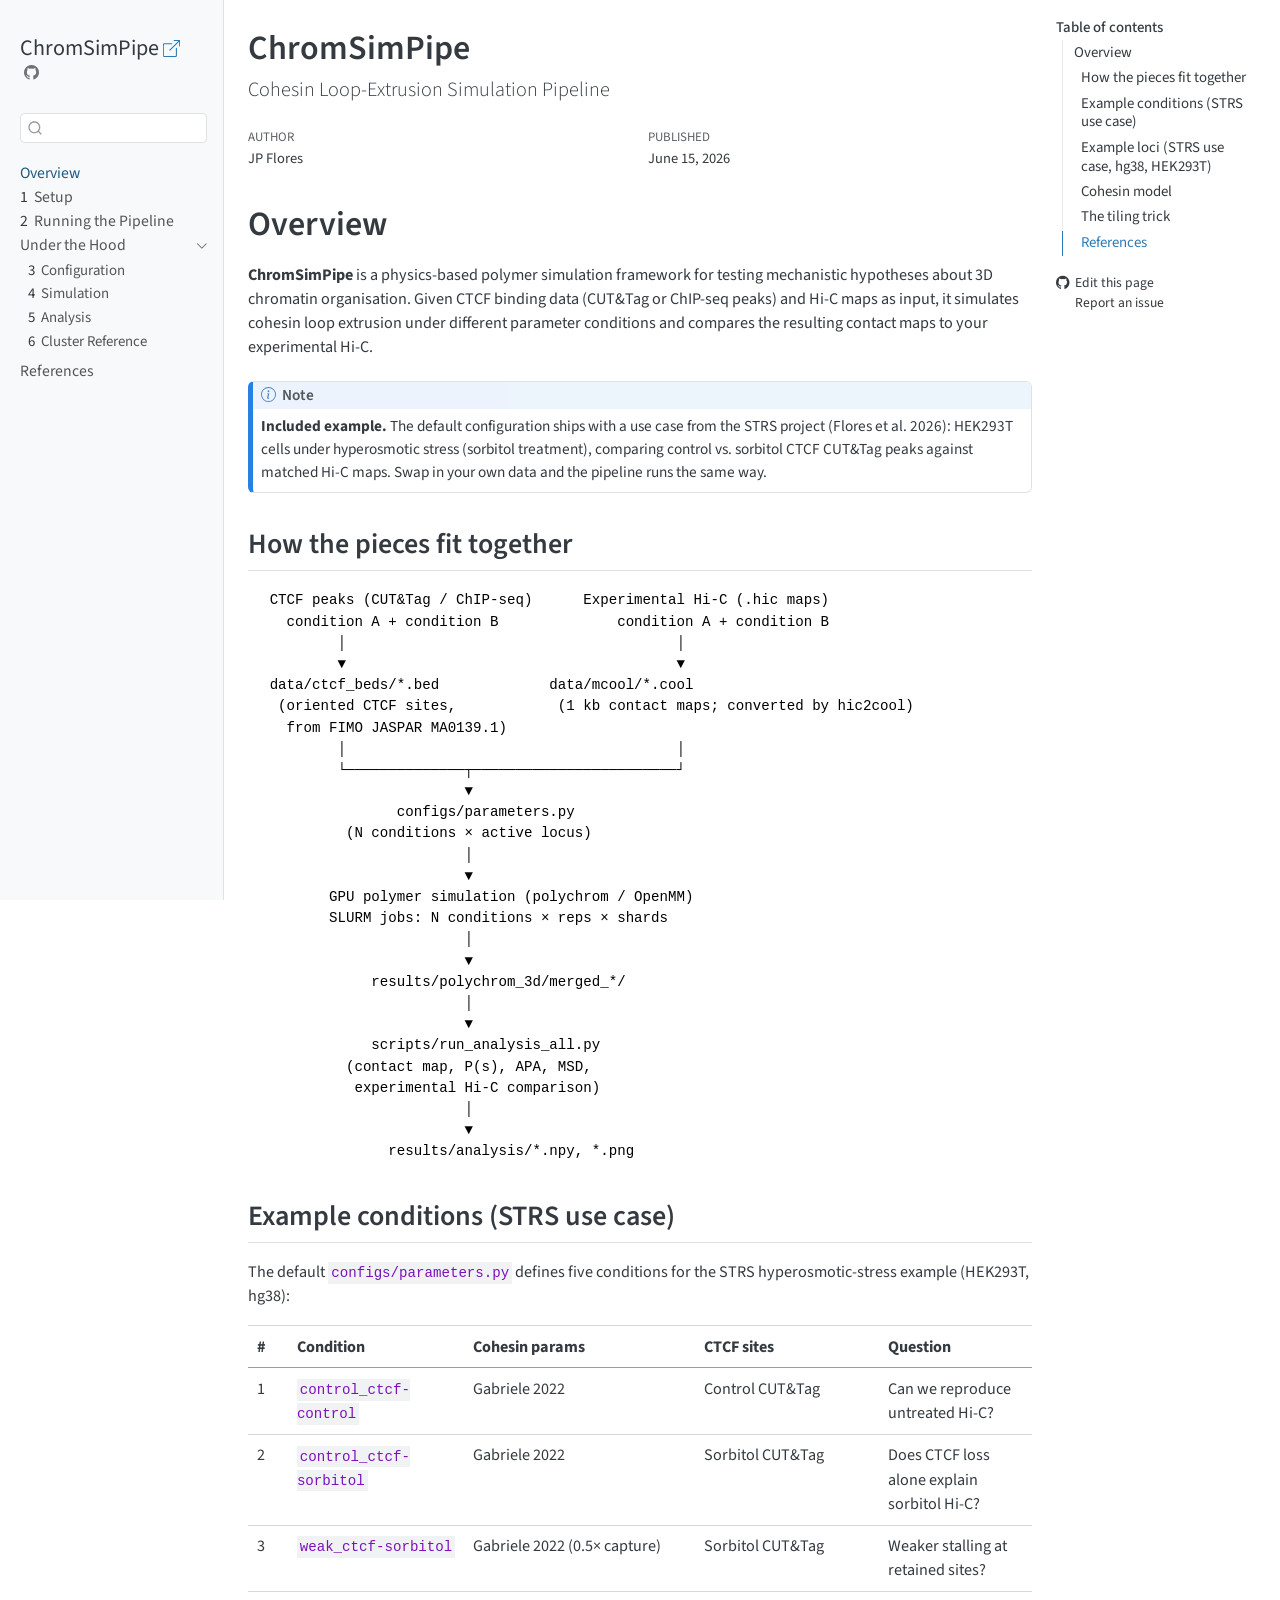
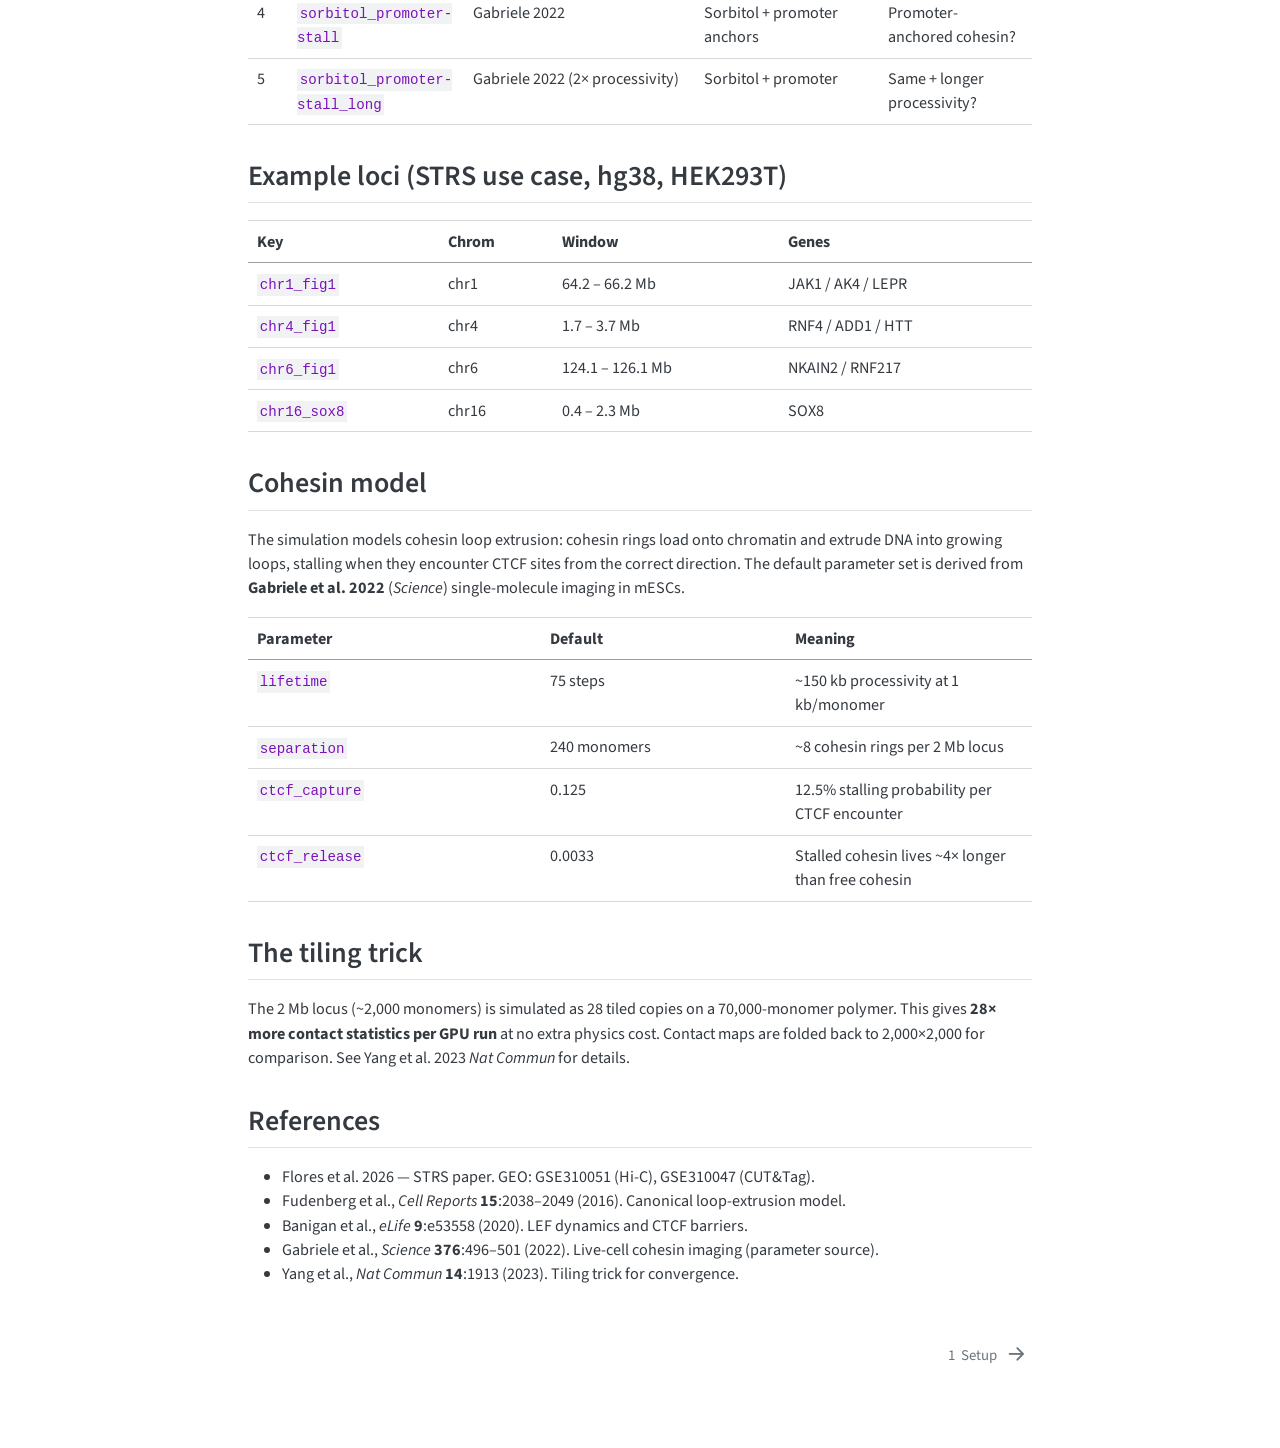
<file: index.html>
<!DOCTYPE html>
<html xmlns="http://www.w3.org/1999/xhtml" lang="en" xml:lang="en"><head>

<meta charset="utf-8">
<meta name="generator" content="quarto-1.9.38">

<meta name="viewport" content="width=device-width, initial-scale=1.0, user-scalable=yes">

<meta name="author" content="JP Flores">
<meta name="dcterms.date" content="2026-06-15">

<title>ChromSimPipe</title>
<style>
/* Default styles provided by pandoc.
** See https://pandoc.org/MANUAL.html#variables-for-html for config info.
*/
code{white-space: pre-wrap;}
span.smallcaps{font-variant: small-caps;}
div.columns{display: flex; gap: min(4vw, 1.5em);}
div.column{flex: auto; overflow-x: auto;}
div.hanging-indent{margin-left: 1.5em; text-indent: -1.5em;}
ul.task-list{list-style: none;}
ul.task-list li input[type="checkbox"] {
  width: 0.8em;
  margin: 0 0.8em 0.2em -1em; /* quarto-specific, see https://github.com/quarto-dev/quarto-cli/issues/4556 */ 
  vertical-align: middle;
}
</style>


<script src="site_libs/quarto-nav/quarto-nav.js"></script>
<script src="site_libs/quarto-nav/headroom.min.js"></script>
<script src="site_libs/clipboard/clipboard.min.js"></script>
<script src="site_libs/quarto-search/autocomplete.umd.js"></script>
<script src="site_libs/quarto-search/fuse.min.js"></script>
<script src="site_libs/quarto-search/quarto-search.js"></script>
<meta name="quarto:offset" content="./">
<link href="./setup.html" rel="next">
<script src="site_libs/quarto-html/quarto.js" type="module"></script>
<script src="site_libs/quarto-html/tabsets/tabsets.js" type="module"></script>
<script src="site_libs/quarto-html/popper.min.js"></script>
<script src="site_libs/quarto-html/tippy.umd.min.js"></script>
<script src="site_libs/quarto-html/anchor.min.js"></script>
<link href="site_libs/quarto-html/tippy.css" rel="stylesheet">
<link href="site_libs/quarto-html/quarto-syntax-highlighting-15634bcf2e68342d4ad2dfa704d543f6.css" rel="stylesheet" id="quarto-text-highlighting-styles">
<script src="site_libs/bootstrap/bootstrap.min.js"></script>
<link href="site_libs/bootstrap/bootstrap-icons.css" rel="stylesheet">
<link href="site_libs/bootstrap/bootstrap-d800a0faa40030cb014b4e6d2d73d8da.min.css" rel="stylesheet" append-hash="true" id="quarto-bootstrap" data-mode="light">
<script id="quarto-search-options" type="application/json">{
  "location": "sidebar",
  "copy-button": false,
  "collapse-after": 3,
  "panel-placement": "start",
  "type": "textbox",
  "limit": 50,
  "keyboard-shortcut": [
    "f",
    "/",
    "s"
  ],
  "show-item-context": false,
  "language": {
    "search-no-results-text": "No results",
    "search-matching-documents-text": "matching documents",
    "search-copy-link-title": "Copy link to search",
    "search-hide-matches-text": "Hide additional matches",
    "search-more-match-text": "more match in this document",
    "search-more-matches-text": "more matches in this document",
    "search-clear-button-title": "Clear",
    "search-text-placeholder": "",
    "search-detached-cancel-button-title": "Cancel",
    "search-submit-button-title": "Submit",
    "search-label": "Search"
  }
}</script>
<style>html{ scroll-behavior: smooth; }</style>


</head>

<body class="nav-sidebar docked quarto-light">

<div id="quarto-search-results"></div>
  <header id="quarto-header" class="headroom fixed-top">
  <nav class="quarto-secondary-nav">
    <div class="container-fluid d-flex">
      <button type="button" class="quarto-btn-toggle btn" data-bs-toggle="collapse" role="button" data-bs-target=".quarto-sidebar-collapse-item" aria-controls="quarto-sidebar" aria-expanded="false" aria-label="Toggle sidebar navigation" onclick="if (window.quartoToggleHeadroom) { window.quartoToggleHeadroom(); }">
        <i class="bi bi-layout-text-sidebar-reverse"></i>
      </button>
        <nav class="quarto-page-breadcrumbs" aria-label="breadcrumb"><ol class="breadcrumb"><li class="breadcrumb-item"><a href="./index.html">Overview</a></li></ol></nav>
        <a class="flex-grow-1" role="navigation" data-bs-toggle="collapse" data-bs-target=".quarto-sidebar-collapse-item" aria-controls="quarto-sidebar" aria-expanded="false" aria-label="Toggle sidebar navigation" onclick="if (window.quartoToggleHeadroom) { window.quartoToggleHeadroom(); }">      
        </a>
      <button type="button" class="btn quarto-search-button" aria-label="Search" onclick="window.quartoOpenSearch();">
        <i class="bi bi-search"></i>
      </button>
    </div>
  </nav>
</header>
<!-- content -->
<div id="quarto-content" class="quarto-container page-columns page-rows-contents page-layout-article">
<!-- sidebar -->
  <nav id="quarto-sidebar" class="sidebar collapse collapse-horizontal quarto-sidebar-collapse-item sidebar-navigation docked overflow-auto">
    <div class="pt-lg-2 mt-2 text-left sidebar-header">
    <div class="sidebar-title mb-0 py-0">
      <a href="./">ChromSimPipe</a> 
        <div class="sidebar-tools-main">
    <a href="https://github.com/jpflores-13/ChromSimPipe" title="Source Code" class="quarto-navigation-tool px-1" aria-label="Source Code"><i class="bi bi-github"></i></a>
</div>
    </div>
      </div>
        <div class="mt-2 flex-shrink-0 align-items-center">
        <div class="sidebar-search">
        <div id="quarto-search" class="" title="Search"></div>
        </div>
        </div>
    <div class="sidebar-menu-container"> 
    <ul class="list-unstyled mt-1">
        <li class="sidebar-item">
  <div class="sidebar-item-container"> 
  <a href="./index.html" class="sidebar-item-text sidebar-link active">
 <span class="menu-text">Overview</span></a>
  </div>
</li>
        <li class="sidebar-item">
  <div class="sidebar-item-container"> 
  <a href="./setup.html" class="sidebar-item-text sidebar-link">
 <span class="menu-text"><span class="chapter-number">1</span>&nbsp; <span class="chapter-title">Setup</span></span></a>
  </div>
</li>
        <li class="sidebar-item">
  <div class="sidebar-item-container"> 
  <a href="./running.html" class="sidebar-item-text sidebar-link">
 <span class="menu-text"><span class="chapter-number">2</span>&nbsp; <span class="chapter-title">Running the Pipeline</span></span></a>
  </div>
</li>
        <li class="sidebar-item sidebar-item-section">
      <div class="sidebar-item-container"> 
            <a class="sidebar-item-text sidebar-link text-start" data-bs-toggle="collapse" data-bs-target="#quarto-sidebar-section-1" role="navigation" aria-expanded="true">
 <span class="menu-text">Under the Hood</span></a>
          <a class="sidebar-item-toggle text-start" data-bs-toggle="collapse" data-bs-target="#quarto-sidebar-section-1" role="navigation" aria-expanded="true" aria-label="Toggle section">
            <i class="bi bi-chevron-right ms-2"></i>
          </a> 
      </div>
      <ul id="quarto-sidebar-section-1" class="collapse list-unstyled sidebar-section depth1 show">  
          <li class="sidebar-item">
  <div class="sidebar-item-container"> 
  <a href="./configuration.html" class="sidebar-item-text sidebar-link">
 <span class="menu-text"><span class="chapter-number">3</span>&nbsp; <span class="chapter-title">Configuration</span></span></a>
  </div>
</li>
          <li class="sidebar-item">
  <div class="sidebar-item-container"> 
  <a href="./simulation.html" class="sidebar-item-text sidebar-link">
 <span class="menu-text"><span class="chapter-number">4</span>&nbsp; <span class="chapter-title">Simulation</span></span></a>
  </div>
</li>
          <li class="sidebar-item">
  <div class="sidebar-item-container"> 
  <a href="./analysis.html" class="sidebar-item-text sidebar-link">
 <span class="menu-text"><span class="chapter-number">5</span>&nbsp; <span class="chapter-title">Analysis</span></span></a>
  </div>
</li>
          <li class="sidebar-item">
  <div class="sidebar-item-container"> 
  <a href="./cluster.html" class="sidebar-item-text sidebar-link">
 <span class="menu-text"><span class="chapter-number">6</span>&nbsp; <span class="chapter-title">Cluster Reference</span></span></a>
  </div>
</li>
      </ul>
  </li>
        <li class="sidebar-item">
  <div class="sidebar-item-container"> 
  <a href="./references.html" class="sidebar-item-text sidebar-link">
 <span class="menu-text">References</span></a>
  </div>
</li>
    </ul>
    </div>
</nav>
<div id="quarto-sidebar-glass" class="quarto-sidebar-collapse-item" data-bs-toggle="collapse" data-bs-target=".quarto-sidebar-collapse-item"></div>
<!-- margin-sidebar -->
    <div id="quarto-margin-sidebar" class="sidebar margin-sidebar">
        <nav id="TOC" role="doc-toc" class="toc-active">
    <h2 id="toc-title">Table of contents</h2>
   
  <ul>
  <li><a href="#overview" id="toc-overview" class="nav-link active" data-scroll-target="#overview">Overview</a>
  <ul class="collapse">
  <li><a href="#how-the-pieces-fit-together" id="toc-how-the-pieces-fit-together" class="nav-link" data-scroll-target="#how-the-pieces-fit-together">How the pieces fit together</a></li>
  <li><a href="#example-conditions-strs-use-case" id="toc-example-conditions-strs-use-case" class="nav-link" data-scroll-target="#example-conditions-strs-use-case">Example conditions (STRS use case)</a></li>
  <li><a href="#example-loci-strs-use-case-hg38-hek293t" id="toc-example-loci-strs-use-case-hg38-hek293t" class="nav-link" data-scroll-target="#example-loci-strs-use-case-hg38-hek293t">Example loci (STRS use case, hg38, HEK293T)</a></li>
  <li><a href="#cohesin-model" id="toc-cohesin-model" class="nav-link" data-scroll-target="#cohesin-model">Cohesin model</a></li>
  <li><a href="#the-tiling-trick" id="toc-the-tiling-trick" class="nav-link" data-scroll-target="#the-tiling-trick">The tiling trick</a></li>
  <li><a href="#references" id="toc-references" class="nav-link" data-scroll-target="#references">References</a></li>
  </ul></li>
  </ul>
<div class="toc-actions"><ul><li><a href="https://github.com/jpflores-13/ChromSimPipe/edit/main/index.qmd" class="toc-action"><i class="bi bi-github"></i>Edit this page</a></li><li><a href="https://github.com/jpflores-13/ChromSimPipe/issues/new" class="toc-action"><i class="bi empty"></i>Report an issue</a></li></ul></div></nav>
    </div>
<!-- main -->
<main class="content" id="quarto-document-content">

<header id="title-block-header" class="quarto-title-block default">
<div class="quarto-title">
<h1 class="title">ChromSimPipe</h1>
<p class="subtitle lead">Cohesin Loop-Extrusion Simulation Pipeline</p>
</div>



<div class="quarto-title-meta">

    <div>
    <div class="quarto-title-meta-heading">Author</div>
    <div class="quarto-title-meta-contents">
             <p>JP Flores </p>
          </div>
  </div>
    
    <div>
    <div class="quarto-title-meta-heading">Published</div>
    <div class="quarto-title-meta-contents">
      <p class="date">June 15, 2026</p>
    </div>
  </div>
  
    
  </div>
  


</header>


<section id="overview" class="level1 unnumbered">
<h1 class="unnumbered">Overview</h1>
<p><strong>ChromSimPipe</strong> is a physics-based polymer simulation framework for testing mechanistic hypotheses about 3D chromatin organisation. Given CTCF binding data (CUT&amp;Tag or ChIP-seq peaks) and Hi-C maps as input, it simulates cohesin loop extrusion under different parameter conditions and compares the resulting contact maps to your experimental Hi-C.</p>
<div class="callout callout-style-default callout-note callout-titled">
<div class="callout-header d-flex align-content-center">
<div class="callout-icon-container">
<i class="callout-icon"></i>
</div>
<div class="callout-title-container flex-fill">
Note
</div>
</div>
<div class="callout-body-container callout-body">
<p><strong>Included example.</strong> The default configuration ships with a use case from the STRS project (Flores et al.&nbsp;2026): HEK293T cells under hyperosmotic stress (sorbitol treatment), comparing control vs.&nbsp;sorbitol CTCF CUT&amp;Tag peaks against matched Hi-C maps. Swap in your own data and the pipeline runs the same way.</p>
</div>
</div>
<section id="how-the-pieces-fit-together" class="level2">
<h2 class="anchored" data-anchor-id="how-the-pieces-fit-together">How the pieces fit together</h2>
<pre><code>  CTCF peaks (CUT&amp;Tag / ChIP-seq)      Experimental Hi-C (.hic maps)
    condition A + condition B              condition A + condition B
          │                                       │
          ▼                                       ▼
  data/ctcf_beds/*.bed             data/mcool/*.cool
   (oriented CTCF sites,            (1 kb contact maps; converted by hic2cool)
    from FIMO JASPAR MA0139.1)
          │                                       │
          └──────────────┬────────────────────────┘
                         ▼
                 configs/parameters.py
           (N conditions × active locus)
                         │
                         ▼
         GPU polymer simulation (polychrom / OpenMM)
         SLURM jobs: N conditions × reps × shards
                         │
                         ▼
              results/polychrom_3d/merged_*/
                         │
                         ▼
              scripts/run_analysis_all.py
           (contact map, P(s), APA, MSD,
            experimental Hi-C comparison)
                         │
                         ▼
                results/analysis/*.npy, *.png</code></pre>
</section>
<section id="example-conditions-strs-use-case" class="level2">
<h2 class="anchored" data-anchor-id="example-conditions-strs-use-case">Example conditions (STRS use case)</h2>
<p>The default <code>configs/parameters.py</code> defines five conditions for the STRS hyperosmotic-stress example (HEK293T, hg38):</p>
<table class="caption-top table">
<colgroup>
<col style="width: 5%">
<col style="width: 21%">
<col style="width: 29%">
<col style="width: 23%">
<col style="width: 19%">
</colgroup>
<thead>
<tr class="header">
<th>#</th>
<th>Condition</th>
<th>Cohesin params</th>
<th>CTCF sites</th>
<th>Question</th>
</tr>
</thead>
<tbody>
<tr class="odd">
<td>1</td>
<td><code>control_ctcf-control</code></td>
<td>Gabriele 2022</td>
<td>Control CUT&amp;Tag</td>
<td>Can we reproduce untreated Hi-C?</td>
</tr>
<tr class="even">
<td>2</td>
<td><code>control_ctcf-sorbitol</code></td>
<td>Gabriele 2022</td>
<td>Sorbitol CUT&amp;Tag</td>
<td>Does CTCF loss alone explain sorbitol Hi-C?</td>
</tr>
<tr class="odd">
<td>3</td>
<td><code>weak_ctcf-sorbitol</code></td>
<td>Gabriele 2022 (0.5× capture)</td>
<td>Sorbitol CUT&amp;Tag</td>
<td>Weaker stalling at retained sites?</td>
</tr>
<tr class="even">
<td>4</td>
<td><code>sorbitol_promoter-stall</code></td>
<td>Gabriele 2022</td>
<td>Sorbitol + promoter anchors</td>
<td>Promoter-anchored cohesin?</td>
</tr>
<tr class="odd">
<td>5</td>
<td><code>sorbitol_promoter-stall_long</code></td>
<td>Gabriele 2022 (2× processivity)</td>
<td>Sorbitol + promoter</td>
<td>Same + longer processivity?</td>
</tr>
</tbody>
</table>
</section>
<section id="example-loci-strs-use-case-hg38-hek293t" class="level2">
<h2 class="anchored" data-anchor-id="example-loci-strs-use-case-hg38-hek293t">Example loci (STRS use case, hg38, HEK293T)</h2>
<table class="caption-top table">
<thead>
<tr class="header">
<th>Key</th>
<th>Chrom</th>
<th>Window</th>
<th>Genes</th>
</tr>
</thead>
<tbody>
<tr class="odd">
<td><code>chr1_fig1</code></td>
<td>chr1</td>
<td>64.2 – 66.2 Mb</td>
<td>JAK1 / AK4 / LEPR</td>
</tr>
<tr class="even">
<td><code>chr4_fig1</code></td>
<td>chr4</td>
<td>1.7 – 3.7 Mb</td>
<td>RNF4 / ADD1 / HTT</td>
</tr>
<tr class="odd">
<td><code>chr6_fig1</code></td>
<td>chr6</td>
<td>124.1 – 126.1 Mb</td>
<td>NKAIN2 / RNF217</td>
</tr>
<tr class="even">
<td><code>chr16_sox8</code></td>
<td>chr16</td>
<td>0.4 – 2.3 Mb</td>
<td>SOX8</td>
</tr>
</tbody>
</table>
</section>
<section id="cohesin-model" class="level2">
<h2 class="anchored" data-anchor-id="cohesin-model">Cohesin model</h2>
<p>The simulation models cohesin loop extrusion: cohesin rings load onto chromatin and extrude DNA into growing loops, stalling when they encounter CTCF sites from the correct direction. The default parameter set is derived from <strong>Gabriele et al.&nbsp;2022</strong> (<em>Science</em>) single-molecule imaging in mESCs.</p>
<table class="caption-top table">
<colgroup>
<col style="width: 37%">
<col style="width: 31%">
<col style="width: 31%">
</colgroup>
<thead>
<tr class="header">
<th>Parameter</th>
<th>Default</th>
<th>Meaning</th>
</tr>
</thead>
<tbody>
<tr class="odd">
<td><code>lifetime</code></td>
<td>75 steps</td>
<td>~150 kb processivity at 1 kb/monomer</td>
</tr>
<tr class="even">
<td><code>separation</code></td>
<td>240 monomers</td>
<td>~8 cohesin rings per 2 Mb locus</td>
</tr>
<tr class="odd">
<td><code>ctcf_capture</code></td>
<td>0.125</td>
<td>12.5% stalling probability per CTCF encounter</td>
</tr>
<tr class="even">
<td><code>ctcf_release</code></td>
<td>0.0033</td>
<td>Stalled cohesin lives ~4× longer than free cohesin</td>
</tr>
</tbody>
</table>
</section>
<section id="the-tiling-trick" class="level2">
<h2 class="anchored" data-anchor-id="the-tiling-trick">The tiling trick</h2>
<p>The 2 Mb locus (~2,000 monomers) is simulated as 28 tiled copies on a 70,000-monomer polymer. This gives <strong>28× more contact statistics per GPU run</strong> at no extra physics cost. Contact maps are folded back to 2,000×2,000 for comparison. See Yang et al.&nbsp;2023 <em>Nat Commun</em> for details.</p>
</section>
<section id="references" class="level2">
<h2 class="anchored" data-anchor-id="references">References</h2>
<ul>
<li>Flores et al.&nbsp;2026 — STRS paper. GEO: GSE310051 (Hi-C), GSE310047 (CUT&amp;Tag).</li>
<li>Fudenberg et al., <em>Cell Reports</em> <strong>15</strong>:2038–2049 (2016). Canonical loop-extrusion model.</li>
<li>Banigan et al., <em>eLife</em> <strong>9</strong>:e53558 (2020). LEF dynamics and CTCF barriers.</li>
<li>Gabriele et al., <em>Science</em> <strong>376</strong>:496–501 (2022). Live-cell cohesin imaging (parameter source).</li>
<li>Yang et al., <em>Nat Commun</em> <strong>14</strong>:1913 (2023). Tiling trick for convergence.</li>
</ul>


</section>
</section>

</main> <!-- /main -->
<script id="quarto-html-after-body" type="application/javascript">
  window.document.addEventListener("DOMContentLoaded", function (event) {
    const icon = "";
    const anchorJS = new window.AnchorJS();
    anchorJS.options = {
      placement: 'right',
      icon: icon
    };
    anchorJS.add('.anchored');
    const isCodeAnnotation = (el) => {
      for (const clz of el.classList) {
        if (clz.startsWith('code-annotation-')) {                     
          return true;
        }
      }
      return false;
    }
    const onCopySuccess = function(e) {
      // button target
      const button = e.trigger;
      // don't keep focus
      button.blur();
      // flash "checked"
      button.classList.add('code-copy-button-checked');
      var currentTitle = button.getAttribute("title");
      button.setAttribute("title", "Copied!");
      let tooltip;
      if (window.bootstrap) {
        button.setAttribute("data-bs-toggle", "tooltip");
        button.setAttribute("data-bs-placement", "left");
        button.setAttribute("data-bs-title", "Copied!");
        tooltip = new bootstrap.Tooltip(button, 
          { trigger: "manual", 
            customClass: "code-copy-button-tooltip",
            offset: [0, -8]});
        tooltip.show();    
      }
      setTimeout(function() {
        if (tooltip) {
          tooltip.hide();
          button.removeAttribute("data-bs-title");
          button.removeAttribute("data-bs-toggle");
          button.removeAttribute("data-bs-placement");
        }
        button.setAttribute("title", currentTitle);
        button.classList.remove('code-copy-button-checked');
      }, 1000);
      // clear code selection
      e.clearSelection();
    }
    const getTextToCopy = function(trigger) {
      const outerScaffold = trigger.parentElement.cloneNode(true);
      const codeEl = outerScaffold.querySelector('code');
      for (const childEl of codeEl.children) {
        if (isCodeAnnotation(childEl)) {
          childEl.remove();
        }
      }
      return codeEl.innerText;
    }
    const clipboard = new window.ClipboardJS('.code-copy-button:not([data-in-quarto-modal])', {
      text: getTextToCopy
    });
    clipboard.on('success', onCopySuccess);
    if (window.document.getElementById('quarto-embedded-source-code-modal')) {
      const clipboardModal = new window.ClipboardJS('.code-copy-button[data-in-quarto-modal]', {
        text: getTextToCopy,
        container: window.document.getElementById('quarto-embedded-source-code-modal')
      });
      clipboardModal.on('success', onCopySuccess);
    }
      var localhostRegex = new RegExp(/^(?:http|https):\/\/localhost\:?[0-9]*\//);
      var mailtoRegex = new RegExp(/^mailto:/);
        var filterRegex = new RegExp("https:\/\/jpflores-13\.github\.io\/ChromSimPipe");
      var isInternal = (href) => {
          return filterRegex.test(href) || localhostRegex.test(href) || mailtoRegex.test(href);
      }
      // Inspect non-navigation links and adorn them if external
     var links = window.document.querySelectorAll('a[href]:not(.nav-link):not(.navbar-brand):not(.toc-action):not(.sidebar-link):not(.sidebar-item-toggle):not(.pagination-link):not(.no-external):not([aria-hidden]):not(.dropdown-item):not(.quarto-navigation-tool):not(.about-link)');
      for (var i=0; i<links.length; i++) {
        const link = links[i];
        if (!isInternal(link.href)) {
          // undo the damage that might have been done by quarto-nav.js in the case of
          // links that we want to consider external
          if (link.dataset.originalHref !== undefined) {
            link.href = link.dataset.originalHref;
          }
            // target, if specified
            link.setAttribute("target", "_blank");
            if (link.getAttribute("rel") === null) {
              link.setAttribute("rel", "noopener");
            }
            // default icon
            link.classList.add("external");
        }
      }
    function tippyHover(el, contentFn, onTriggerFn, onUntriggerFn) {
      const config = {
        allowHTML: true,
        maxWidth: 500,
        delay: 100,
        arrow: false,
        appendTo: function(el) {
            return el.parentElement;
        },
        interactive: true,
        interactiveBorder: 10,
        theme: 'quarto',
        placement: 'bottom-start',
      };
      if (contentFn) {
        config.content = contentFn;
      }
      if (onTriggerFn) {
        config.onTrigger = onTriggerFn;
      }
      if (onUntriggerFn) {
        config.onUntrigger = onUntriggerFn;
      }
      window.tippy(el, config); 
    }
    const noterefs = window.document.querySelectorAll('a[role="doc-noteref"]');
    for (var i=0; i<noterefs.length; i++) {
      const ref = noterefs[i];
      tippyHover(ref, function() {
        // use id or data attribute instead here
        let href = ref.getAttribute('data-footnote-href') || ref.getAttribute('href');
        try { href = new URL(href).hash; } catch {}
        const id = href.replace(/^#\/?/, "");
        const note = window.document.getElementById(id);
        if (note) {
          return note.innerHTML;
        } else {
          return "";
        }
      });
    }
    const xrefs = window.document.querySelectorAll('a.quarto-xref');
    const processXRef = (id, note) => {
      // Strip column container classes
      const stripColumnClz = (el) => {
        el.classList.remove("page-full", "page-columns");
        if (el.children) {
          for (const child of el.children) {
            stripColumnClz(child);
          }
        }
      }
      stripColumnClz(note)
      if (id === null || id.startsWith('sec-')) {
        // Special case sections, only their first couple elements
        const container = document.createElement("div");
        if (note.children && note.children.length > 2) {
          container.appendChild(note.children[0].cloneNode(true));
          for (let i = 1; i < note.children.length; i++) {
            const child = note.children[i];
            if (child.tagName === "P" && child.innerText === "") {
              continue;
            } else {
              container.appendChild(child.cloneNode(true));
              break;
            }
          }
          if (window.Quarto?.typesetMath) {
            window.Quarto.typesetMath(container);
          }
          return container.innerHTML
        } else {
          if (window.Quarto?.typesetMath) {
            window.Quarto.typesetMath(note);
          }
          return note.innerHTML;
        }
      } else {
        // Remove any anchor links if they are present
        const anchorLink = note.querySelector('a.anchorjs-link');
        if (anchorLink) {
          anchorLink.remove();
        }
        if (window.Quarto?.typesetMath) {
          window.Quarto.typesetMath(note);
        }
        if (note.classList.contains("callout")) {
          return note.outerHTML;
        } else {
          return note.innerHTML;
        }
      }
    }
    for (var i=0; i<xrefs.length; i++) {
      const xref = xrefs[i];
      tippyHover(xref, undefined, function(instance) {
        instance.disable();
        let url = xref.getAttribute('href');
        let hash = undefined; 
        if (url.startsWith('#')) {
          hash = url;
        } else {
          try { hash = new URL(url).hash; } catch {}
        }
        if (hash) {
          const id = hash.replace(/^#\/?/, "");
          const note = window.document.getElementById(id);
          if (note !== null) {
            try {
              const html = processXRef(id, note.cloneNode(true));
              instance.setContent(html);
            } finally {
              instance.enable();
              instance.show();
            }
          } else {
            // See if we can fetch this
            fetch(url.split('#')[0])
            .then(res => res.text())
            .then(html => {
              const parser = new DOMParser();
              const htmlDoc = parser.parseFromString(html, "text/html");
              const note = htmlDoc.getElementById(id);
              if (note !== null) {
                const html = processXRef(id, note);
                instance.setContent(html);
              } 
            }).finally(() => {
              instance.enable();
              instance.show();
            });
          }
        } else {
          // See if we can fetch a full url (with no hash to target)
          // This is a special case and we should probably do some content thinning / targeting
          fetch(url)
          .then(res => res.text())
          .then(html => {
            const parser = new DOMParser();
            const htmlDoc = parser.parseFromString(html, "text/html");
            const note = htmlDoc.querySelector('main.content');
            if (note !== null) {
              // This should only happen for chapter cross references
              // (since there is no id in the URL)
              // remove the first header
              if (note.children.length > 0 && note.children[0].tagName === "HEADER") {
                note.children[0].remove();
              }
              const html = processXRef(null, note);
              instance.setContent(html);
            } 
          }).finally(() => {
            instance.enable();
            instance.show();
          });
        }
      }, function(instance) {
      });
    }
        let selectedAnnoteEl;
        const selectorForAnnotation = ( cell, annotation) => {
          let cellAttr = 'data-code-cell="' + cell + '"';
          let lineAttr = 'data-code-annotation="' +  annotation + '"';
          const selector = 'span[' + cellAttr + '][' + lineAttr + ']';
          return selector;
        }
        const selectCodeLines = (annoteEl) => {
          const doc = window.document;
          const targetCell = annoteEl.getAttribute("data-target-cell");
          const targetAnnotation = annoteEl.getAttribute("data-target-annotation");
          const annoteSpan = window.document.querySelector(selectorForAnnotation(targetCell, targetAnnotation));
          const lines = annoteSpan.getAttribute("data-code-lines").split(",");
          const lineIds = lines.map((line) => {
            return targetCell + "-" + line;
          })
          let top = null;
          let height = null;
          let parent = null;
          if (lineIds.length > 0) {
              //compute the position of the single el (top and bottom and make a div)
              const el = window.document.getElementById(lineIds[0]);
              top = el.offsetTop;
              height = el.offsetHeight;
              parent = el.parentElement.parentElement;
            if (lineIds.length > 1) {
              const lastEl = window.document.getElementById(lineIds[lineIds.length - 1]);
              const bottom = lastEl.offsetTop + lastEl.offsetHeight;
              height = bottom - top;
            }
            if (top !== null && height !== null && parent !== null) {
              // cook up a div (if necessary) and position it 
              let div = window.document.getElementById("code-annotation-line-highlight");
              if (div === null) {
                div = window.document.createElement("div");
                div.setAttribute("id", "code-annotation-line-highlight");
                div.style.position = 'absolute';
                parent.appendChild(div);
              }
              div.style.top = top - 2 + "px";
              div.style.height = height + 4 + "px";
              div.style.left = 0;
              let gutterDiv = window.document.getElementById("code-annotation-line-highlight-gutter");
              if (gutterDiv === null) {
                gutterDiv = window.document.createElement("div");
                gutterDiv.setAttribute("id", "code-annotation-line-highlight-gutter");
                gutterDiv.style.position = 'absolute';
                const codeCell = window.document.getElementById(targetCell);
                const gutter = codeCell.querySelector('.code-annotation-gutter');
                gutter.appendChild(gutterDiv);
              }
              gutterDiv.style.top = top - 2 + "px";
              gutterDiv.style.height = height + 4 + "px";
            }
            selectedAnnoteEl = annoteEl;
          }
        };
        const unselectCodeLines = () => {
          const elementsIds = ["code-annotation-line-highlight", "code-annotation-line-highlight-gutter"];
          elementsIds.forEach((elId) => {
            const div = window.document.getElementById(elId);
            if (div) {
              div.remove();
            }
          });
          selectedAnnoteEl = undefined;
        };
          // Handle positioning of the toggle
      window.addEventListener(
        "resize",
        throttle(() => {
          elRect = undefined;
          if (selectedAnnoteEl) {
            selectCodeLines(selectedAnnoteEl);
          }
        }, 10)
      );
      function throttle(fn, ms) {
      let throttle = false;
      let timer;
        return (...args) => {
          if(!throttle) { // first call gets through
              fn.apply(this, args);
              throttle = true;
          } else { // all the others get throttled
              if(timer) clearTimeout(timer); // cancel #2
              timer = setTimeout(() => {
                fn.apply(this, args);
                timer = throttle = false;
              }, ms);
          }
        };
      }
        // Attach click handler to the DT
        const annoteDls = window.document.querySelectorAll('dt[data-target-cell]');
        for (const annoteDlNode of annoteDls) {
          annoteDlNode.addEventListener('click', (event) => {
            const clickedEl = event.target;
            if (clickedEl !== selectedAnnoteEl) {
              unselectCodeLines();
              const activeEl = window.document.querySelector('dt[data-target-cell].code-annotation-active');
              if (activeEl) {
                activeEl.classList.remove('code-annotation-active');
              }
              selectCodeLines(clickedEl);
              clickedEl.classList.add('code-annotation-active');
            } else {
              // Unselect the line
              unselectCodeLines();
              clickedEl.classList.remove('code-annotation-active');
            }
          });
        }
    const findCites = (el) => {
      const parentEl = el.parentElement;
      if (parentEl) {
        const cites = parentEl.dataset.cites;
        if (cites) {
          return {
            el,
            cites: cites.split(' ')
          };
        } else {
          return findCites(el.parentElement)
        }
      } else {
        return undefined;
      }
    };
    var bibliorefs = window.document.querySelectorAll('a[role="doc-biblioref"]');
    for (var i=0; i<bibliorefs.length; i++) {
      const ref = bibliorefs[i];
      const citeInfo = findCites(ref);
      if (citeInfo) {
        tippyHover(citeInfo.el, function() {
          var popup = window.document.createElement('div');
          citeInfo.cites.forEach(function(cite) {
            var citeDiv = window.document.createElement('div');
            citeDiv.classList.add('hanging-indent');
            citeDiv.classList.add('csl-entry');
            var biblioDiv = window.document.getElementById('ref-' + cite);
            if (biblioDiv) {
              citeDiv.innerHTML = biblioDiv.innerHTML;
            }
            popup.appendChild(citeDiv);
          });
          return popup.innerHTML;
        });
      }
    }
  });
  </script>
<nav class="page-navigation">
  <div class="nav-page nav-page-previous">
  </div>
  <div class="nav-page nav-page-next">
      <a href="./setup.html" class="pagination-link" aria-label="Setup">
        <span class="nav-page-text"><span class="chapter-number">1</span>&nbsp; <span class="chapter-title">Setup</span></span> <i class="bi bi-arrow-right-short"></i>
      </a>
  </div>
</nav>
</div> <!-- /content -->




<footer class="footer"><div class="nav-footer"><div class="nav-footer-center"><div class="toc-actions d-sm-block d-md-none"><ul><li><a href="https://github.com/jpflores-13/ChromSimPipe/edit/main/index.qmd" class="toc-action"><i class="bi bi-github"></i>Edit this page</a></li><li><a href="https://github.com/jpflores-13/ChromSimPipe/issues/new" class="toc-action"><i class="bi empty"></i>Report an issue</a></li></ul></div></div></div></footer><script src="site_libs/quarto-html/zenscroll-min.js"></script>
</body></html>
</file>
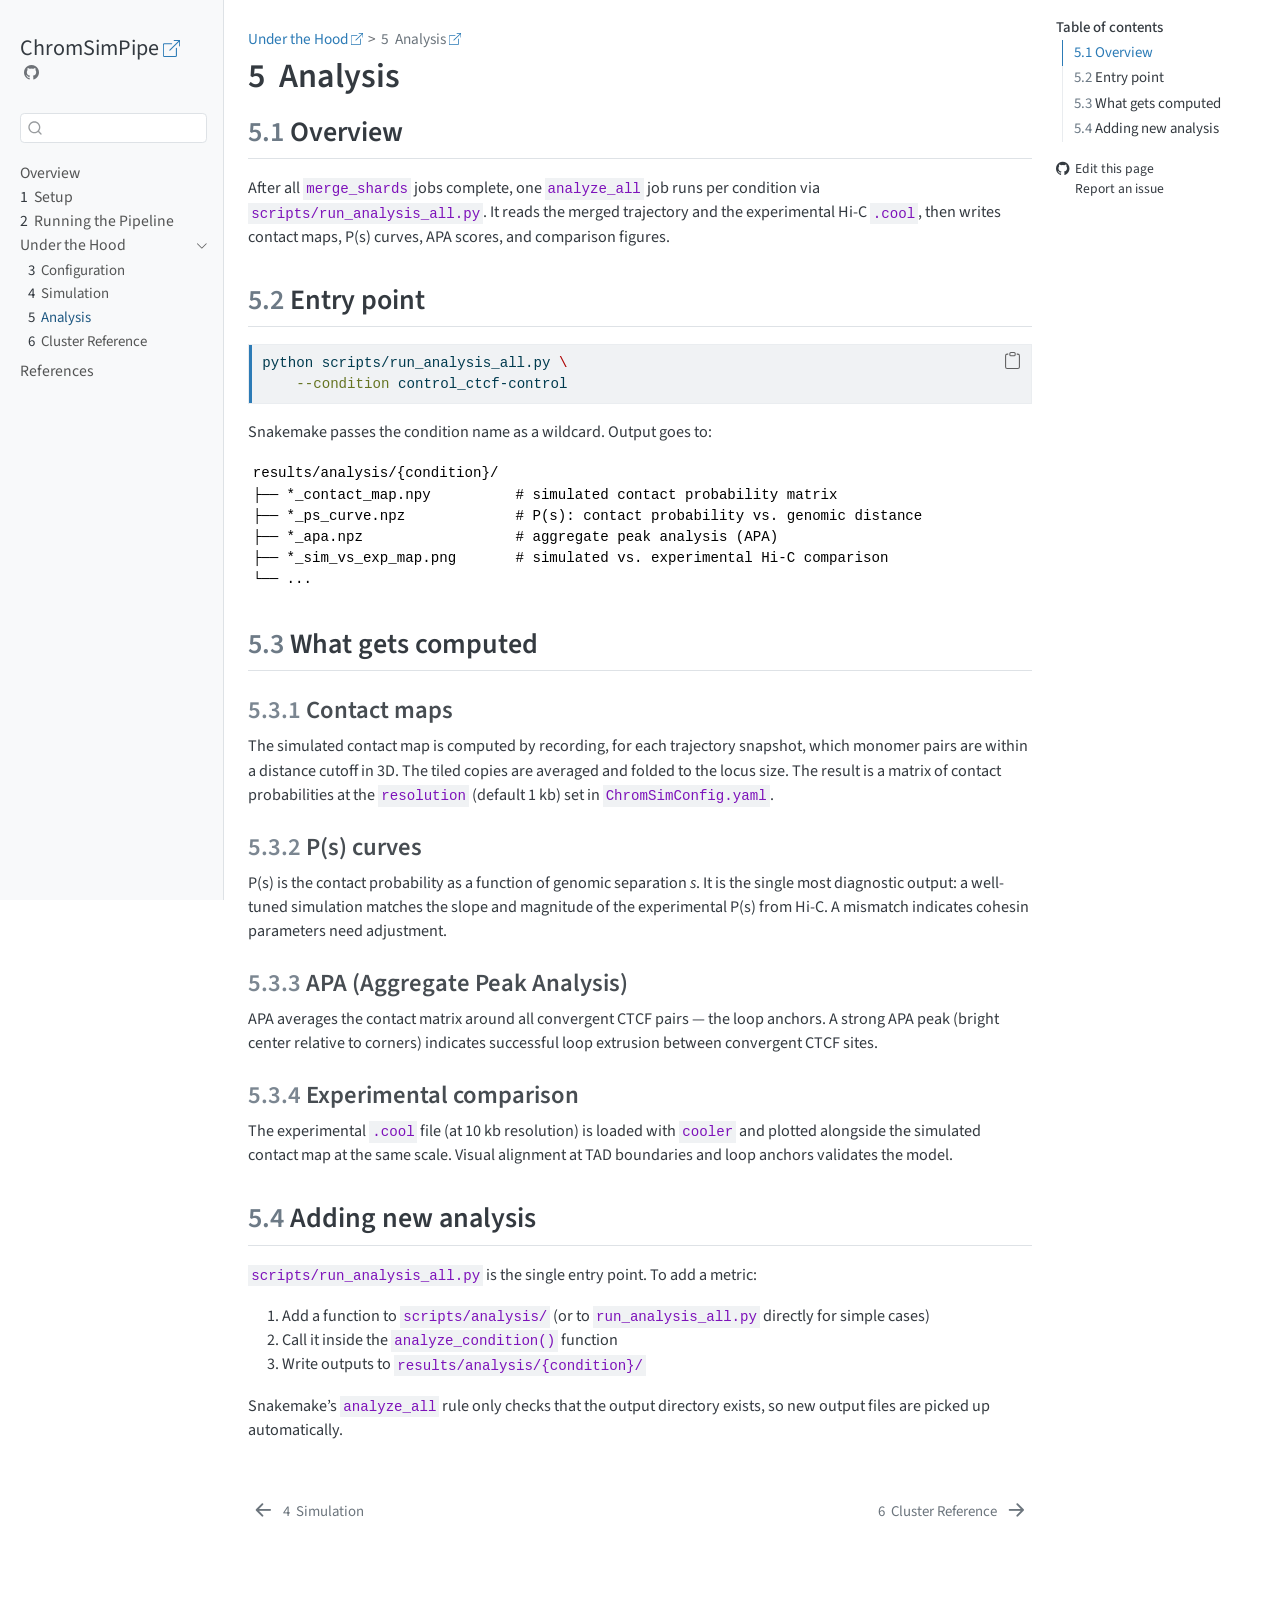
<file: analysis.html>
<!DOCTYPE html>
<html xmlns="http://www.w3.org/1999/xhtml" lang="en" xml:lang="en"><head>

<meta charset="utf-8">
<meta name="generator" content="quarto-1.9.38">

<meta name="viewport" content="width=device-width, initial-scale=1.0, user-scalable=yes">


<title>5&nbsp; Analysis – ChromSimPipe</title>
<style>
/* Default styles provided by pandoc.
** See https://pandoc.org/MANUAL.html#variables-for-html for config info.
*/
code{white-space: pre-wrap;}
span.smallcaps{font-variant: small-caps;}
div.columns{display: flex; gap: min(4vw, 1.5em);}
div.column{flex: auto; overflow-x: auto;}
div.hanging-indent{margin-left: 1.5em; text-indent: -1.5em;}
ul.task-list{list-style: none;}
ul.task-list li input[type="checkbox"] {
  width: 0.8em;
  margin: 0 0.8em 0.2em -1em; /* quarto-specific, see https://github.com/quarto-dev/quarto-cli/issues/4556 */ 
  vertical-align: middle;
}
/* CSS for syntax highlighting */
html { -webkit-text-size-adjust: 100%; }
pre > code.sourceCode { white-space: pre; position: relative; }
pre > code.sourceCode > span { display: inline-block; line-height: 1.25; }
pre > code.sourceCode > span:empty { height: 1.2em; }
.sourceCode { overflow: visible; }
code.sourceCode > span { color: inherit; text-decoration: inherit; }
div.sourceCode { margin: 1em 0; }
pre.sourceCode { margin: 0; }
@media screen {
div.sourceCode { overflow: auto; }
}
@media print {
pre > code.sourceCode { white-space: pre-wrap; }
pre > code.sourceCode > span { text-indent: -5em; padding-left: 5em; }
}
pre.numberSource code
  { counter-reset: source-line 0; }
pre.numberSource code > span
  { position: relative; left: -4em; counter-increment: source-line; }
pre.numberSource code > span > a:first-child::before
  { content: counter(source-line);
    position: relative; left: -1em; text-align: right; vertical-align: baseline;
    border: none; display: inline-block;
    -webkit-touch-callout: none; -webkit-user-select: none;
    -khtml-user-select: none; -moz-user-select: none;
    -ms-user-select: none; user-select: none;
    padding: 0 4px; width: 4em;
  }
pre.numberSource { margin-left: 3em;  padding-left: 4px; }
div.sourceCode
  {   }
@media screen {
pre > code.sourceCode > span > a:first-child::before { text-decoration: underline; }
}
</style>


<script src="site_libs/quarto-nav/quarto-nav.js"></script>
<script src="site_libs/quarto-nav/headroom.min.js"></script>
<script src="site_libs/clipboard/clipboard.min.js"></script>
<script src="site_libs/quarto-search/autocomplete.umd.js"></script>
<script src="site_libs/quarto-search/fuse.min.js"></script>
<script src="site_libs/quarto-search/quarto-search.js"></script>
<meta name="quarto:offset" content="./">
<link href="./cluster.html" rel="next">
<link href="./simulation.html" rel="prev">
<script src="site_libs/quarto-html/quarto.js" type="module"></script>
<script src="site_libs/quarto-html/tabsets/tabsets.js" type="module"></script>
<script src="site_libs/quarto-html/popper.min.js"></script>
<script src="site_libs/quarto-html/tippy.umd.min.js"></script>
<script src="site_libs/quarto-html/anchor.min.js"></script>
<link href="site_libs/quarto-html/tippy.css" rel="stylesheet">
<link href="site_libs/quarto-html/quarto-syntax-highlighting-15634bcf2e68342d4ad2dfa704d543f6.css" rel="stylesheet" id="quarto-text-highlighting-styles">
<script src="site_libs/bootstrap/bootstrap.min.js"></script>
<link href="site_libs/bootstrap/bootstrap-icons.css" rel="stylesheet">
<link href="site_libs/bootstrap/bootstrap-d800a0faa40030cb014b4e6d2d73d8da.min.css" rel="stylesheet" append-hash="true" id="quarto-bootstrap" data-mode="light">
<script id="quarto-search-options" type="application/json">{
  "location": "sidebar",
  "copy-button": false,
  "collapse-after": 3,
  "panel-placement": "start",
  "type": "textbox",
  "limit": 50,
  "keyboard-shortcut": [
    "f",
    "/",
    "s"
  ],
  "show-item-context": false,
  "language": {
    "search-no-results-text": "No results",
    "search-matching-documents-text": "matching documents",
    "search-copy-link-title": "Copy link to search",
    "search-hide-matches-text": "Hide additional matches",
    "search-more-match-text": "more match in this document",
    "search-more-matches-text": "more matches in this document",
    "search-clear-button-title": "Clear",
    "search-text-placeholder": "",
    "search-detached-cancel-button-title": "Cancel",
    "search-submit-button-title": "Submit",
    "search-label": "Search"
  }
}</script>
<style>html{ scroll-behavior: smooth; }</style>


</head>

<body class="nav-sidebar docked quarto-light">

<div id="quarto-search-results"></div>
  <header id="quarto-header" class="headroom fixed-top">
  <nav class="quarto-secondary-nav">
    <div class="container-fluid d-flex">
      <button type="button" class="quarto-btn-toggle btn" data-bs-toggle="collapse" role="button" data-bs-target=".quarto-sidebar-collapse-item" aria-controls="quarto-sidebar" aria-expanded="false" aria-label="Toggle sidebar navigation" onclick="if (window.quartoToggleHeadroom) { window.quartoToggleHeadroom(); }">
        <i class="bi bi-layout-text-sidebar-reverse"></i>
      </button>
        <nav class="quarto-page-breadcrumbs" aria-label="breadcrumb"><ol class="breadcrumb"><li class="breadcrumb-item"><a href="./configuration.html">Under the Hood</a></li><li class="breadcrumb-item"><a href="./analysis.html"><span class="chapter-number">5</span>&nbsp; <span class="chapter-title">Analysis</span></a></li></ol></nav>
        <a class="flex-grow-1" role="navigation" data-bs-toggle="collapse" data-bs-target=".quarto-sidebar-collapse-item" aria-controls="quarto-sidebar" aria-expanded="false" aria-label="Toggle sidebar navigation" onclick="if (window.quartoToggleHeadroom) { window.quartoToggleHeadroom(); }">      
        </a>
      <button type="button" class="btn quarto-search-button" aria-label="Search" onclick="window.quartoOpenSearch();">
        <i class="bi bi-search"></i>
      </button>
    </div>
  </nav>
</header>
<!-- content -->
<div id="quarto-content" class="quarto-container page-columns page-rows-contents page-layout-article">
<!-- sidebar -->
  <nav id="quarto-sidebar" class="sidebar collapse collapse-horizontal quarto-sidebar-collapse-item sidebar-navigation docked overflow-auto">
    <div class="pt-lg-2 mt-2 text-left sidebar-header">
    <div class="sidebar-title mb-0 py-0">
      <a href="./">ChromSimPipe</a> 
        <div class="sidebar-tools-main">
    <a href="https://github.com/jpflores-13/ChromSimPipe" title="Source Code" class="quarto-navigation-tool px-1" aria-label="Source Code"><i class="bi bi-github"></i></a>
</div>
    </div>
      </div>
        <div class="mt-2 flex-shrink-0 align-items-center">
        <div class="sidebar-search">
        <div id="quarto-search" class="" title="Search"></div>
        </div>
        </div>
    <div class="sidebar-menu-container"> 
    <ul class="list-unstyled mt-1">
        <li class="sidebar-item">
  <div class="sidebar-item-container"> 
  <a href="./index.html" class="sidebar-item-text sidebar-link">
 <span class="menu-text">Overview</span></a>
  </div>
</li>
        <li class="sidebar-item">
  <div class="sidebar-item-container"> 
  <a href="./setup.html" class="sidebar-item-text sidebar-link">
 <span class="menu-text"><span class="chapter-number">1</span>&nbsp; <span class="chapter-title">Setup</span></span></a>
  </div>
</li>
        <li class="sidebar-item">
  <div class="sidebar-item-container"> 
  <a href="./running.html" class="sidebar-item-text sidebar-link">
 <span class="menu-text"><span class="chapter-number">2</span>&nbsp; <span class="chapter-title">Running the Pipeline</span></span></a>
  </div>
</li>
        <li class="sidebar-item sidebar-item-section">
      <div class="sidebar-item-container"> 
            <a class="sidebar-item-text sidebar-link text-start" data-bs-toggle="collapse" data-bs-target="#quarto-sidebar-section-1" role="navigation" aria-expanded="true">
 <span class="menu-text">Under the Hood</span></a>
          <a class="sidebar-item-toggle text-start" data-bs-toggle="collapse" data-bs-target="#quarto-sidebar-section-1" role="navigation" aria-expanded="true" aria-label="Toggle section">
            <i class="bi bi-chevron-right ms-2"></i>
          </a> 
      </div>
      <ul id="quarto-sidebar-section-1" class="collapse list-unstyled sidebar-section depth1 show">  
          <li class="sidebar-item">
  <div class="sidebar-item-container"> 
  <a href="./configuration.html" class="sidebar-item-text sidebar-link">
 <span class="menu-text"><span class="chapter-number">3</span>&nbsp; <span class="chapter-title">Configuration</span></span></a>
  </div>
</li>
          <li class="sidebar-item">
  <div class="sidebar-item-container"> 
  <a href="./simulation.html" class="sidebar-item-text sidebar-link">
 <span class="menu-text"><span class="chapter-number">4</span>&nbsp; <span class="chapter-title">Simulation</span></span></a>
  </div>
</li>
          <li class="sidebar-item">
  <div class="sidebar-item-container"> 
  <a href="./analysis.html" class="sidebar-item-text sidebar-link active">
 <span class="menu-text"><span class="chapter-number">5</span>&nbsp; <span class="chapter-title">Analysis</span></span></a>
  </div>
</li>
          <li class="sidebar-item">
  <div class="sidebar-item-container"> 
  <a href="./cluster.html" class="sidebar-item-text sidebar-link">
 <span class="menu-text"><span class="chapter-number">6</span>&nbsp; <span class="chapter-title">Cluster Reference</span></span></a>
  </div>
</li>
      </ul>
  </li>
        <li class="sidebar-item">
  <div class="sidebar-item-container"> 
  <a href="./references.html" class="sidebar-item-text sidebar-link">
 <span class="menu-text">References</span></a>
  </div>
</li>
    </ul>
    </div>
</nav>
<div id="quarto-sidebar-glass" class="quarto-sidebar-collapse-item" data-bs-toggle="collapse" data-bs-target=".quarto-sidebar-collapse-item"></div>
<!-- margin-sidebar -->
    <div id="quarto-margin-sidebar" class="sidebar margin-sidebar">
        <nav id="TOC" role="doc-toc" class="toc-active">
    <h2 id="toc-title">Table of contents</h2>
   
  <ul>
  <li><a href="#overview" id="toc-overview" class="nav-link active" data-scroll-target="#overview"><span class="header-section-number">5.1</span> Overview</a></li>
  <li><a href="#entry-point" id="toc-entry-point" class="nav-link" data-scroll-target="#entry-point"><span class="header-section-number">5.2</span> Entry point</a></li>
  <li><a href="#what-gets-computed" id="toc-what-gets-computed" class="nav-link" data-scroll-target="#what-gets-computed"><span class="header-section-number">5.3</span> What gets computed</a>
  <ul class="collapse">
  <li><a href="#contact-maps" id="toc-contact-maps" class="nav-link" data-scroll-target="#contact-maps"><span class="header-section-number">5.3.1</span> Contact maps</a></li>
  <li><a href="#ps-curves" id="toc-ps-curves" class="nav-link" data-scroll-target="#ps-curves"><span class="header-section-number">5.3.2</span> P(s) curves</a></li>
  <li><a href="#apa-aggregate-peak-analysis" id="toc-apa-aggregate-peak-analysis" class="nav-link" data-scroll-target="#apa-aggregate-peak-analysis"><span class="header-section-number">5.3.3</span> APA (Aggregate Peak Analysis)</a></li>
  <li><a href="#experimental-comparison" id="toc-experimental-comparison" class="nav-link" data-scroll-target="#experimental-comparison"><span class="header-section-number">5.3.4</span> Experimental comparison</a></li>
  </ul></li>
  <li><a href="#adding-new-analysis" id="toc-adding-new-analysis" class="nav-link" data-scroll-target="#adding-new-analysis"><span class="header-section-number">5.4</span> Adding new analysis</a></li>
  </ul>
<div class="toc-actions"><ul><li><a href="https://github.com/jpflores-13/ChromSimPipe/edit/main/analysis.qmd" class="toc-action"><i class="bi bi-github"></i>Edit this page</a></li><li><a href="https://github.com/jpflores-13/ChromSimPipe/issues/new" class="toc-action"><i class="bi empty"></i>Report an issue</a></li></ul></div></nav>
    </div>
<!-- main -->
<main class="content" id="quarto-document-content">

<header id="title-block-header" class="quarto-title-block default"><nav class="quarto-page-breadcrumbs quarto-title-breadcrumbs d-none d-lg-block" aria-label="breadcrumb"><ol class="breadcrumb"><li class="breadcrumb-item"><a href="./configuration.html">Under the Hood</a></li><li class="breadcrumb-item"><a href="./analysis.html"><span class="chapter-number">5</span>&nbsp; <span class="chapter-title">Analysis</span></a></li></ol></nav>
<div class="quarto-title">
<h1 class="title"><span class="chapter-number">5</span>&nbsp; <span class="chapter-title">Analysis</span></h1>
</div>



<div class="quarto-title-meta">

    
  
    
  </div>
  


</header>


<section id="overview" class="level2" data-number="5.1">
<h2 data-number="5.1" class="anchored" data-anchor-id="overview"><span class="header-section-number">5.1</span> Overview</h2>
<p>After all <code>merge_shards</code> jobs complete, one <code>analyze_all</code> job runs per condition via <code>scripts/run_analysis_all.py</code>. It reads the merged trajectory and the experimental Hi-C <code>.cool</code>, then writes contact maps, P(s) curves, APA scores, and comparison figures.</p>
</section>
<section id="entry-point" class="level2" data-number="5.2">
<h2 data-number="5.2" class="anchored" data-anchor-id="entry-point"><span class="header-section-number">5.2</span> Entry point</h2>
<div class="code-copy-outer-scaffold"><div class="sourceCode" id="cb1"><pre class="sourceCode bash code-with-copy"><code class="sourceCode bash"><span id="cb1-1"><a href="#cb1-1" aria-hidden="true" tabindex="-1"></a><span class="ex">python</span> scripts/run_analysis_all.py <span class="dt">\</span></span>
<span id="cb1-2"><a href="#cb1-2" aria-hidden="true" tabindex="-1"></a>    <span class="at">--condition</span> control_ctcf-control</span></code></pre></div><button title="Copy to Clipboard" class="code-copy-button"><i class="bi"></i></button></div>
<p>Snakemake passes the condition name as a wildcard. Output goes to:</p>
<pre><code>results/analysis/{condition}/
├── *_contact_map.npy          # simulated contact probability matrix
├── *_ps_curve.npz             # P(s): contact probability vs. genomic distance
├── *_apa.npz                  # aggregate peak analysis (APA)
├── *_sim_vs_exp_map.png       # simulated vs. experimental Hi-C comparison
└── ...</code></pre>
</section>
<section id="what-gets-computed" class="level2" data-number="5.3">
<h2 data-number="5.3" class="anchored" data-anchor-id="what-gets-computed"><span class="header-section-number">5.3</span> What gets computed</h2>
<section id="contact-maps" class="level3" data-number="5.3.1">
<h3 data-number="5.3.1" class="anchored" data-anchor-id="contact-maps"><span class="header-section-number">5.3.1</span> Contact maps</h3>
<p>The simulated contact map is computed by recording, for each trajectory snapshot, which monomer pairs are within a distance cutoff in 3D. The tiled copies are averaged and folded to the locus size. The result is a matrix of contact probabilities at the <code>resolution</code> (default 1 kb) set in <code>ChromSimConfig.yaml</code>.</p>
</section>
<section id="ps-curves" class="level3" data-number="5.3.2">
<h3 data-number="5.3.2" class="anchored" data-anchor-id="ps-curves"><span class="header-section-number">5.3.2</span> P(s) curves</h3>
<p>P(s) is the contact probability as a function of genomic separation <em>s</em>. It is the single most diagnostic output: a well-tuned simulation matches the slope and magnitude of the experimental P(s) from Hi-C. A mismatch indicates cohesin parameters need adjustment.</p>
</section>
<section id="apa-aggregate-peak-analysis" class="level3" data-number="5.3.3">
<h3 data-number="5.3.3" class="anchored" data-anchor-id="apa-aggregate-peak-analysis"><span class="header-section-number">5.3.3</span> APA (Aggregate Peak Analysis)</h3>
<p>APA averages the contact matrix around all convergent CTCF pairs — the loop anchors. A strong APA peak (bright center relative to corners) indicates successful loop extrusion between convergent CTCF sites.</p>
</section>
<section id="experimental-comparison" class="level3" data-number="5.3.4">
<h3 data-number="5.3.4" class="anchored" data-anchor-id="experimental-comparison"><span class="header-section-number">5.3.4</span> Experimental comparison</h3>
<p>The experimental <code>.cool</code> file (at 10 kb resolution) is loaded with <code>cooler</code> and plotted alongside the simulated contact map at the same scale. Visual alignment at TAD boundaries and loop anchors validates the model.</p>
</section>
</section>
<section id="adding-new-analysis" class="level2" data-number="5.4">
<h2 data-number="5.4" class="anchored" data-anchor-id="adding-new-analysis"><span class="header-section-number">5.4</span> Adding new analysis</h2>
<p><code>scripts/run_analysis_all.py</code> is the single entry point. To add a metric:</p>
<ol type="1">
<li>Add a function to <code>scripts/analysis/</code> (or to <code>run_analysis_all.py</code> directly for simple cases)</li>
<li>Call it inside the <code>analyze_condition()</code> function</li>
<li>Write outputs to <code>results/analysis/{condition}/</code></li>
</ol>
<p>Snakemake’s <code>analyze_all</code> rule only checks that the output directory exists, so new output files are picked up automatically.</p>


</section>

</main> <!-- /main -->
<script id="quarto-html-after-body" type="application/javascript">
  window.document.addEventListener("DOMContentLoaded", function (event) {
    const icon = "";
    const anchorJS = new window.AnchorJS();
    anchorJS.options = {
      placement: 'right',
      icon: icon
    };
    anchorJS.add('.anchored');
    const isCodeAnnotation = (el) => {
      for (const clz of el.classList) {
        if (clz.startsWith('code-annotation-')) {                     
          return true;
        }
      }
      return false;
    }
    const onCopySuccess = function(e) {
      // button target
      const button = e.trigger;
      // don't keep focus
      button.blur();
      // flash "checked"
      button.classList.add('code-copy-button-checked');
      var currentTitle = button.getAttribute("title");
      button.setAttribute("title", "Copied!");
      let tooltip;
      if (window.bootstrap) {
        button.setAttribute("data-bs-toggle", "tooltip");
        button.setAttribute("data-bs-placement", "left");
        button.setAttribute("data-bs-title", "Copied!");
        tooltip = new bootstrap.Tooltip(button, 
          { trigger: "manual", 
            customClass: "code-copy-button-tooltip",
            offset: [0, -8]});
        tooltip.show();    
      }
      setTimeout(function() {
        if (tooltip) {
          tooltip.hide();
          button.removeAttribute("data-bs-title");
          button.removeAttribute("data-bs-toggle");
          button.removeAttribute("data-bs-placement");
        }
        button.setAttribute("title", currentTitle);
        button.classList.remove('code-copy-button-checked');
      }, 1000);
      // clear code selection
      e.clearSelection();
    }
    const getTextToCopy = function(trigger) {
      const outerScaffold = trigger.parentElement.cloneNode(true);
      const codeEl = outerScaffold.querySelector('code');
      for (const childEl of codeEl.children) {
        if (isCodeAnnotation(childEl)) {
          childEl.remove();
        }
      }
      return codeEl.innerText;
    }
    const clipboard = new window.ClipboardJS('.code-copy-button:not([data-in-quarto-modal])', {
      text: getTextToCopy
    });
    clipboard.on('success', onCopySuccess);
    if (window.document.getElementById('quarto-embedded-source-code-modal')) {
      const clipboardModal = new window.ClipboardJS('.code-copy-button[data-in-quarto-modal]', {
        text: getTextToCopy,
        container: window.document.getElementById('quarto-embedded-source-code-modal')
      });
      clipboardModal.on('success', onCopySuccess);
    }
      var localhostRegex = new RegExp(/^(?:http|https):\/\/localhost\:?[0-9]*\//);
      var mailtoRegex = new RegExp(/^mailto:/);
        var filterRegex = new RegExp("https:\/\/jpflores-13\.github\.io\/ChromSimPipe");
      var isInternal = (href) => {
          return filterRegex.test(href) || localhostRegex.test(href) || mailtoRegex.test(href);
      }
      // Inspect non-navigation links and adorn them if external
     var links = window.document.querySelectorAll('a[href]:not(.nav-link):not(.navbar-brand):not(.toc-action):not(.sidebar-link):not(.sidebar-item-toggle):not(.pagination-link):not(.no-external):not([aria-hidden]):not(.dropdown-item):not(.quarto-navigation-tool):not(.about-link)');
      for (var i=0; i<links.length; i++) {
        const link = links[i];
        if (!isInternal(link.href)) {
          // undo the damage that might have been done by quarto-nav.js in the case of
          // links that we want to consider external
          if (link.dataset.originalHref !== undefined) {
            link.href = link.dataset.originalHref;
          }
            // target, if specified
            link.setAttribute("target", "_blank");
            if (link.getAttribute("rel") === null) {
              link.setAttribute("rel", "noopener");
            }
            // default icon
            link.classList.add("external");
        }
      }
    function tippyHover(el, contentFn, onTriggerFn, onUntriggerFn) {
      const config = {
        allowHTML: true,
        maxWidth: 500,
        delay: 100,
        arrow: false,
        appendTo: function(el) {
            return el.parentElement;
        },
        interactive: true,
        interactiveBorder: 10,
        theme: 'quarto',
        placement: 'bottom-start',
      };
      if (contentFn) {
        config.content = contentFn;
      }
      if (onTriggerFn) {
        config.onTrigger = onTriggerFn;
      }
      if (onUntriggerFn) {
        config.onUntrigger = onUntriggerFn;
      }
      window.tippy(el, config); 
    }
    const noterefs = window.document.querySelectorAll('a[role="doc-noteref"]');
    for (var i=0; i<noterefs.length; i++) {
      const ref = noterefs[i];
      tippyHover(ref, function() {
        // use id or data attribute instead here
        let href = ref.getAttribute('data-footnote-href') || ref.getAttribute('href');
        try { href = new URL(href).hash; } catch {}
        const id = href.replace(/^#\/?/, "");
        const note = window.document.getElementById(id);
        if (note) {
          return note.innerHTML;
        } else {
          return "";
        }
      });
    }
    const xrefs = window.document.querySelectorAll('a.quarto-xref');
    const processXRef = (id, note) => {
      // Strip column container classes
      const stripColumnClz = (el) => {
        el.classList.remove("page-full", "page-columns");
        if (el.children) {
          for (const child of el.children) {
            stripColumnClz(child);
          }
        }
      }
      stripColumnClz(note)
      if (id === null || id.startsWith('sec-')) {
        // Special case sections, only their first couple elements
        const container = document.createElement("div");
        if (note.children && note.children.length > 2) {
          container.appendChild(note.children[0].cloneNode(true));
          for (let i = 1; i < note.children.length; i++) {
            const child = note.children[i];
            if (child.tagName === "P" && child.innerText === "") {
              continue;
            } else {
              container.appendChild(child.cloneNode(true));
              break;
            }
          }
          if (window.Quarto?.typesetMath) {
            window.Quarto.typesetMath(container);
          }
          return container.innerHTML
        } else {
          if (window.Quarto?.typesetMath) {
            window.Quarto.typesetMath(note);
          }
          return note.innerHTML;
        }
      } else {
        // Remove any anchor links if they are present
        const anchorLink = note.querySelector('a.anchorjs-link');
        if (anchorLink) {
          anchorLink.remove();
        }
        if (window.Quarto?.typesetMath) {
          window.Quarto.typesetMath(note);
        }
        if (note.classList.contains("callout")) {
          return note.outerHTML;
        } else {
          return note.innerHTML;
        }
      }
    }
    for (var i=0; i<xrefs.length; i++) {
      const xref = xrefs[i];
      tippyHover(xref, undefined, function(instance) {
        instance.disable();
        let url = xref.getAttribute('href');
        let hash = undefined; 
        if (url.startsWith('#')) {
          hash = url;
        } else {
          try { hash = new URL(url).hash; } catch {}
        }
        if (hash) {
          const id = hash.replace(/^#\/?/, "");
          const note = window.document.getElementById(id);
          if (note !== null) {
            try {
              const html = processXRef(id, note.cloneNode(true));
              instance.setContent(html);
            } finally {
              instance.enable();
              instance.show();
            }
          } else {
            // See if we can fetch this
            fetch(url.split('#')[0])
            .then(res => res.text())
            .then(html => {
              const parser = new DOMParser();
              const htmlDoc = parser.parseFromString(html, "text/html");
              const note = htmlDoc.getElementById(id);
              if (note !== null) {
                const html = processXRef(id, note);
                instance.setContent(html);
              } 
            }).finally(() => {
              instance.enable();
              instance.show();
            });
          }
        } else {
          // See if we can fetch a full url (with no hash to target)
          // This is a special case and we should probably do some content thinning / targeting
          fetch(url)
          .then(res => res.text())
          .then(html => {
            const parser = new DOMParser();
            const htmlDoc = parser.parseFromString(html, "text/html");
            const note = htmlDoc.querySelector('main.content');
            if (note !== null) {
              // This should only happen for chapter cross references
              // (since there is no id in the URL)
              // remove the first header
              if (note.children.length > 0 && note.children[0].tagName === "HEADER") {
                note.children[0].remove();
              }
              const html = processXRef(null, note);
              instance.setContent(html);
            } 
          }).finally(() => {
            instance.enable();
            instance.show();
          });
        }
      }, function(instance) {
      });
    }
        let selectedAnnoteEl;
        const selectorForAnnotation = ( cell, annotation) => {
          let cellAttr = 'data-code-cell="' + cell + '"';
          let lineAttr = 'data-code-annotation="' +  annotation + '"';
          const selector = 'span[' + cellAttr + '][' + lineAttr + ']';
          return selector;
        }
        const selectCodeLines = (annoteEl) => {
          const doc = window.document;
          const targetCell = annoteEl.getAttribute("data-target-cell");
          const targetAnnotation = annoteEl.getAttribute("data-target-annotation");
          const annoteSpan = window.document.querySelector(selectorForAnnotation(targetCell, targetAnnotation));
          const lines = annoteSpan.getAttribute("data-code-lines").split(",");
          const lineIds = lines.map((line) => {
            return targetCell + "-" + line;
          })
          let top = null;
          let height = null;
          let parent = null;
          if (lineIds.length > 0) {
              //compute the position of the single el (top and bottom and make a div)
              const el = window.document.getElementById(lineIds[0]);
              top = el.offsetTop;
              height = el.offsetHeight;
              parent = el.parentElement.parentElement;
            if (lineIds.length > 1) {
              const lastEl = window.document.getElementById(lineIds[lineIds.length - 1]);
              const bottom = lastEl.offsetTop + lastEl.offsetHeight;
              height = bottom - top;
            }
            if (top !== null && height !== null && parent !== null) {
              // cook up a div (if necessary) and position it 
              let div = window.document.getElementById("code-annotation-line-highlight");
              if (div === null) {
                div = window.document.createElement("div");
                div.setAttribute("id", "code-annotation-line-highlight");
                div.style.position = 'absolute';
                parent.appendChild(div);
              }
              div.style.top = top - 2 + "px";
              div.style.height = height + 4 + "px";
              div.style.left = 0;
              let gutterDiv = window.document.getElementById("code-annotation-line-highlight-gutter");
              if (gutterDiv === null) {
                gutterDiv = window.document.createElement("div");
                gutterDiv.setAttribute("id", "code-annotation-line-highlight-gutter");
                gutterDiv.style.position = 'absolute';
                const codeCell = window.document.getElementById(targetCell);
                const gutter = codeCell.querySelector('.code-annotation-gutter');
                gutter.appendChild(gutterDiv);
              }
              gutterDiv.style.top = top - 2 + "px";
              gutterDiv.style.height = height + 4 + "px";
            }
            selectedAnnoteEl = annoteEl;
          }
        };
        const unselectCodeLines = () => {
          const elementsIds = ["code-annotation-line-highlight", "code-annotation-line-highlight-gutter"];
          elementsIds.forEach((elId) => {
            const div = window.document.getElementById(elId);
            if (div) {
              div.remove();
            }
          });
          selectedAnnoteEl = undefined;
        };
          // Handle positioning of the toggle
      window.addEventListener(
        "resize",
        throttle(() => {
          elRect = undefined;
          if (selectedAnnoteEl) {
            selectCodeLines(selectedAnnoteEl);
          }
        }, 10)
      );
      function throttle(fn, ms) {
      let throttle = false;
      let timer;
        return (...args) => {
          if(!throttle) { // first call gets through
              fn.apply(this, args);
              throttle = true;
          } else { // all the others get throttled
              if(timer) clearTimeout(timer); // cancel #2
              timer = setTimeout(() => {
                fn.apply(this, args);
                timer = throttle = false;
              }, ms);
          }
        };
      }
        // Attach click handler to the DT
        const annoteDls = window.document.querySelectorAll('dt[data-target-cell]');
        for (const annoteDlNode of annoteDls) {
          annoteDlNode.addEventListener('click', (event) => {
            const clickedEl = event.target;
            if (clickedEl !== selectedAnnoteEl) {
              unselectCodeLines();
              const activeEl = window.document.querySelector('dt[data-target-cell].code-annotation-active');
              if (activeEl) {
                activeEl.classList.remove('code-annotation-active');
              }
              selectCodeLines(clickedEl);
              clickedEl.classList.add('code-annotation-active');
            } else {
              // Unselect the line
              unselectCodeLines();
              clickedEl.classList.remove('code-annotation-active');
            }
          });
        }
    const findCites = (el) => {
      const parentEl = el.parentElement;
      if (parentEl) {
        const cites = parentEl.dataset.cites;
        if (cites) {
          return {
            el,
            cites: cites.split(' ')
          };
        } else {
          return findCites(el.parentElement)
        }
      } else {
        return undefined;
      }
    };
    var bibliorefs = window.document.querySelectorAll('a[role="doc-biblioref"]');
    for (var i=0; i<bibliorefs.length; i++) {
      const ref = bibliorefs[i];
      const citeInfo = findCites(ref);
      if (citeInfo) {
        tippyHover(citeInfo.el, function() {
          var popup = window.document.createElement('div');
          citeInfo.cites.forEach(function(cite) {
            var citeDiv = window.document.createElement('div');
            citeDiv.classList.add('hanging-indent');
            citeDiv.classList.add('csl-entry');
            var biblioDiv = window.document.getElementById('ref-' + cite);
            if (biblioDiv) {
              citeDiv.innerHTML = biblioDiv.innerHTML;
            }
            popup.appendChild(citeDiv);
          });
          return popup.innerHTML;
        });
      }
    }
  });
  </script>
<nav class="page-navigation">
  <div class="nav-page nav-page-previous">
      <a href="./simulation.html" class="pagination-link" aria-label="Simulation">
        <i class="bi bi-arrow-left-short"></i> <span class="nav-page-text"><span class="chapter-number">4</span>&nbsp; <span class="chapter-title">Simulation</span></span>
      </a>          
  </div>
  <div class="nav-page nav-page-next">
      <a href="./cluster.html" class="pagination-link" aria-label="Cluster Reference">
        <span class="nav-page-text"><span class="chapter-number">6</span>&nbsp; <span class="chapter-title">Cluster Reference</span></span> <i class="bi bi-arrow-right-short"></i>
      </a>
  </div>
</nav>
</div> <!-- /content -->




<footer class="footer"><div class="nav-footer"><div class="nav-footer-center"><div class="toc-actions d-sm-block d-md-none"><ul><li><a href="https://github.com/jpflores-13/ChromSimPipe/edit/main/analysis.qmd" class="toc-action"><i class="bi bi-github"></i>Edit this page</a></li><li><a href="https://github.com/jpflores-13/ChromSimPipe/issues/new" class="toc-action"><i class="bi empty"></i>Report an issue</a></li></ul></div></div></div></footer><script src="site_libs/quarto-html/zenscroll-min.js"></script>
</body></html>
</file>
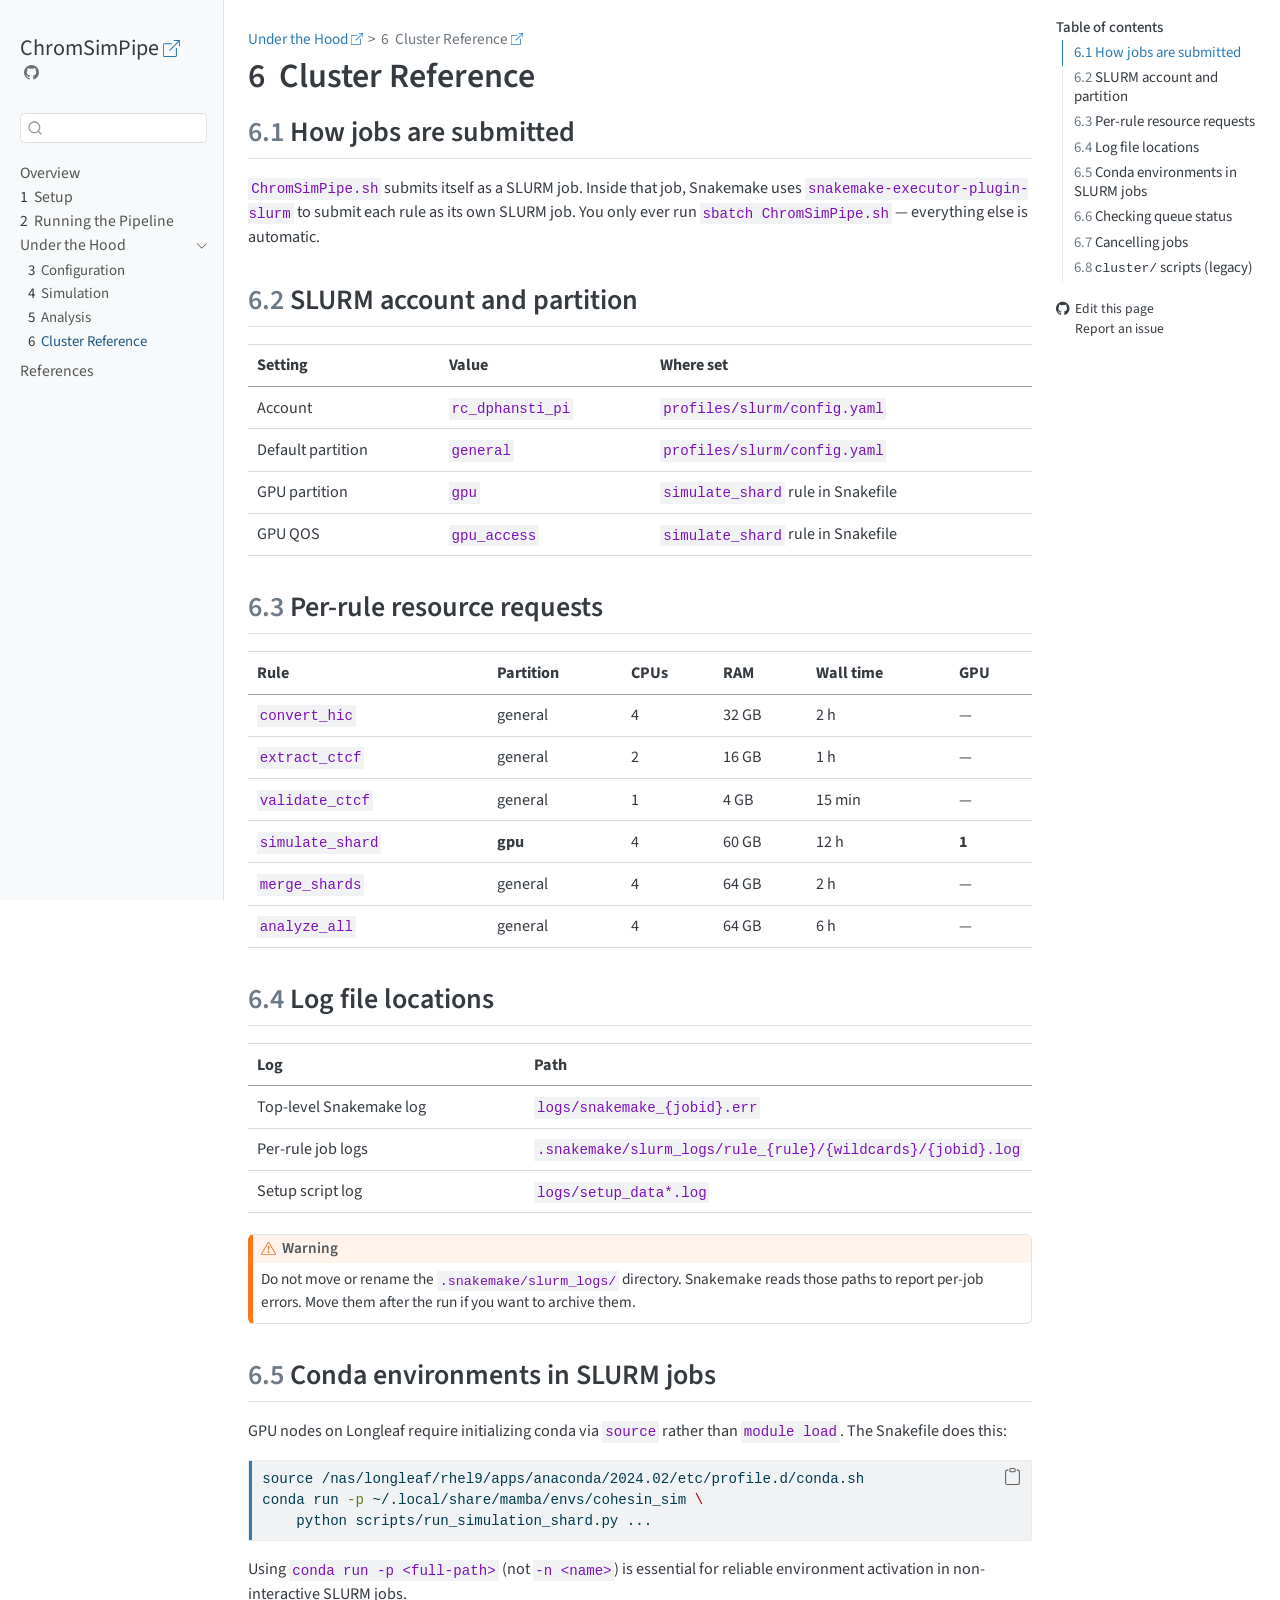
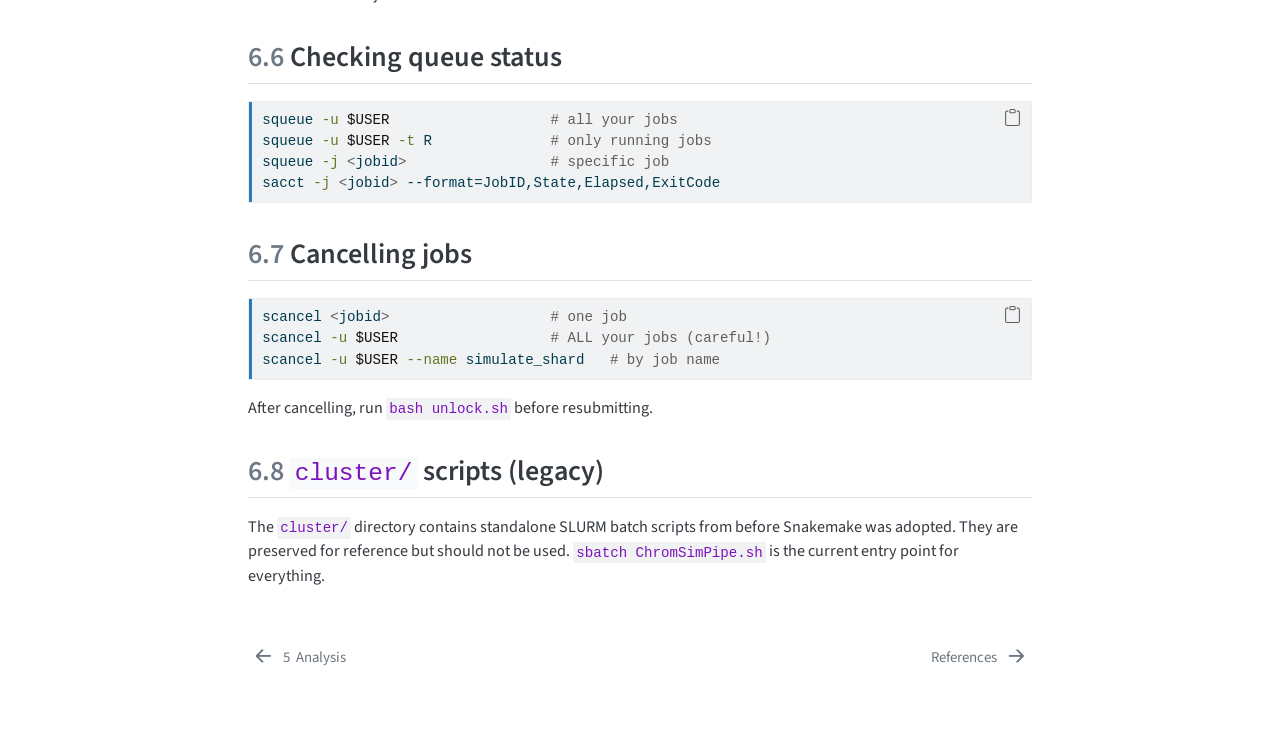
<file: cluster.html>
<!DOCTYPE html>
<html xmlns="http://www.w3.org/1999/xhtml" lang="en" xml:lang="en"><head>

<meta charset="utf-8">
<meta name="generator" content="quarto-1.9.38">

<meta name="viewport" content="width=device-width, initial-scale=1.0, user-scalable=yes">


<title>6&nbsp; Cluster Reference – ChromSimPipe</title>
<style>
/* Default styles provided by pandoc.
** See https://pandoc.org/MANUAL.html#variables-for-html for config info.
*/
code{white-space: pre-wrap;}
span.smallcaps{font-variant: small-caps;}
div.columns{display: flex; gap: min(4vw, 1.5em);}
div.column{flex: auto; overflow-x: auto;}
div.hanging-indent{margin-left: 1.5em; text-indent: -1.5em;}
ul.task-list{list-style: none;}
ul.task-list li input[type="checkbox"] {
  width: 0.8em;
  margin: 0 0.8em 0.2em -1em; /* quarto-specific, see https://github.com/quarto-dev/quarto-cli/issues/4556 */ 
  vertical-align: middle;
}
/* CSS for syntax highlighting */
html { -webkit-text-size-adjust: 100%; }
pre > code.sourceCode { white-space: pre; position: relative; }
pre > code.sourceCode > span { display: inline-block; line-height: 1.25; }
pre > code.sourceCode > span:empty { height: 1.2em; }
.sourceCode { overflow: visible; }
code.sourceCode > span { color: inherit; text-decoration: inherit; }
div.sourceCode { margin: 1em 0; }
pre.sourceCode { margin: 0; }
@media screen {
div.sourceCode { overflow: auto; }
}
@media print {
pre > code.sourceCode { white-space: pre-wrap; }
pre > code.sourceCode > span { text-indent: -5em; padding-left: 5em; }
}
pre.numberSource code
  { counter-reset: source-line 0; }
pre.numberSource code > span
  { position: relative; left: -4em; counter-increment: source-line; }
pre.numberSource code > span > a:first-child::before
  { content: counter(source-line);
    position: relative; left: -1em; text-align: right; vertical-align: baseline;
    border: none; display: inline-block;
    -webkit-touch-callout: none; -webkit-user-select: none;
    -khtml-user-select: none; -moz-user-select: none;
    -ms-user-select: none; user-select: none;
    padding: 0 4px; width: 4em;
  }
pre.numberSource { margin-left: 3em;  padding-left: 4px; }
div.sourceCode
  {   }
@media screen {
pre > code.sourceCode > span > a:first-child::before { text-decoration: underline; }
}
</style>


<script src="site_libs/quarto-nav/quarto-nav.js"></script>
<script src="site_libs/quarto-nav/headroom.min.js"></script>
<script src="site_libs/clipboard/clipboard.min.js"></script>
<script src="site_libs/quarto-search/autocomplete.umd.js"></script>
<script src="site_libs/quarto-search/fuse.min.js"></script>
<script src="site_libs/quarto-search/quarto-search.js"></script>
<meta name="quarto:offset" content="./">
<link href="./references.html" rel="next">
<link href="./analysis.html" rel="prev">
<script src="site_libs/quarto-html/quarto.js" type="module"></script>
<script src="site_libs/quarto-html/tabsets/tabsets.js" type="module"></script>
<script src="site_libs/quarto-html/popper.min.js"></script>
<script src="site_libs/quarto-html/tippy.umd.min.js"></script>
<script src="site_libs/quarto-html/anchor.min.js"></script>
<link href="site_libs/quarto-html/tippy.css" rel="stylesheet">
<link href="site_libs/quarto-html/quarto-syntax-highlighting-15634bcf2e68342d4ad2dfa704d543f6.css" rel="stylesheet" id="quarto-text-highlighting-styles">
<script src="site_libs/bootstrap/bootstrap.min.js"></script>
<link href="site_libs/bootstrap/bootstrap-icons.css" rel="stylesheet">
<link href="site_libs/bootstrap/bootstrap-d800a0faa40030cb014b4e6d2d73d8da.min.css" rel="stylesheet" append-hash="true" id="quarto-bootstrap" data-mode="light">
<script id="quarto-search-options" type="application/json">{
  "location": "sidebar",
  "copy-button": false,
  "collapse-after": 3,
  "panel-placement": "start",
  "type": "textbox",
  "limit": 50,
  "keyboard-shortcut": [
    "f",
    "/",
    "s"
  ],
  "show-item-context": false,
  "language": {
    "search-no-results-text": "No results",
    "search-matching-documents-text": "matching documents",
    "search-copy-link-title": "Copy link to search",
    "search-hide-matches-text": "Hide additional matches",
    "search-more-match-text": "more match in this document",
    "search-more-matches-text": "more matches in this document",
    "search-clear-button-title": "Clear",
    "search-text-placeholder": "",
    "search-detached-cancel-button-title": "Cancel",
    "search-submit-button-title": "Submit",
    "search-label": "Search"
  }
}</script>
<style>html{ scroll-behavior: smooth; }</style>


</head>

<body class="nav-sidebar docked quarto-light">

<div id="quarto-search-results"></div>
  <header id="quarto-header" class="headroom fixed-top">
  <nav class="quarto-secondary-nav">
    <div class="container-fluid d-flex">
      <button type="button" class="quarto-btn-toggle btn" data-bs-toggle="collapse" role="button" data-bs-target=".quarto-sidebar-collapse-item" aria-controls="quarto-sidebar" aria-expanded="false" aria-label="Toggle sidebar navigation" onclick="if (window.quartoToggleHeadroom) { window.quartoToggleHeadroom(); }">
        <i class="bi bi-layout-text-sidebar-reverse"></i>
      </button>
        <nav class="quarto-page-breadcrumbs" aria-label="breadcrumb"><ol class="breadcrumb"><li class="breadcrumb-item"><a href="./configuration.html">Under the Hood</a></li><li class="breadcrumb-item"><a href="./cluster.html"><span class="chapter-number">6</span>&nbsp; <span class="chapter-title">Cluster Reference</span></a></li></ol></nav>
        <a class="flex-grow-1" role="navigation" data-bs-toggle="collapse" data-bs-target=".quarto-sidebar-collapse-item" aria-controls="quarto-sidebar" aria-expanded="false" aria-label="Toggle sidebar navigation" onclick="if (window.quartoToggleHeadroom) { window.quartoToggleHeadroom(); }">      
        </a>
      <button type="button" class="btn quarto-search-button" aria-label="Search" onclick="window.quartoOpenSearch();">
        <i class="bi bi-search"></i>
      </button>
    </div>
  </nav>
</header>
<!-- content -->
<div id="quarto-content" class="quarto-container page-columns page-rows-contents page-layout-article">
<!-- sidebar -->
  <nav id="quarto-sidebar" class="sidebar collapse collapse-horizontal quarto-sidebar-collapse-item sidebar-navigation docked overflow-auto">
    <div class="pt-lg-2 mt-2 text-left sidebar-header">
    <div class="sidebar-title mb-0 py-0">
      <a href="./">ChromSimPipe</a> 
        <div class="sidebar-tools-main">
    <a href="https://github.com/jpflores-13/ChromSimPipe" title="Source Code" class="quarto-navigation-tool px-1" aria-label="Source Code"><i class="bi bi-github"></i></a>
</div>
    </div>
      </div>
        <div class="mt-2 flex-shrink-0 align-items-center">
        <div class="sidebar-search">
        <div id="quarto-search" class="" title="Search"></div>
        </div>
        </div>
    <div class="sidebar-menu-container"> 
    <ul class="list-unstyled mt-1">
        <li class="sidebar-item">
  <div class="sidebar-item-container"> 
  <a href="./index.html" class="sidebar-item-text sidebar-link">
 <span class="menu-text">Overview</span></a>
  </div>
</li>
        <li class="sidebar-item">
  <div class="sidebar-item-container"> 
  <a href="./setup.html" class="sidebar-item-text sidebar-link">
 <span class="menu-text"><span class="chapter-number">1</span>&nbsp; <span class="chapter-title">Setup</span></span></a>
  </div>
</li>
        <li class="sidebar-item">
  <div class="sidebar-item-container"> 
  <a href="./running.html" class="sidebar-item-text sidebar-link">
 <span class="menu-text"><span class="chapter-number">2</span>&nbsp; <span class="chapter-title">Running the Pipeline</span></span></a>
  </div>
</li>
        <li class="sidebar-item sidebar-item-section">
      <div class="sidebar-item-container"> 
            <a class="sidebar-item-text sidebar-link text-start" data-bs-toggle="collapse" data-bs-target="#quarto-sidebar-section-1" role="navigation" aria-expanded="true">
 <span class="menu-text">Under the Hood</span></a>
          <a class="sidebar-item-toggle text-start" data-bs-toggle="collapse" data-bs-target="#quarto-sidebar-section-1" role="navigation" aria-expanded="true" aria-label="Toggle section">
            <i class="bi bi-chevron-right ms-2"></i>
          </a> 
      </div>
      <ul id="quarto-sidebar-section-1" class="collapse list-unstyled sidebar-section depth1 show">  
          <li class="sidebar-item">
  <div class="sidebar-item-container"> 
  <a href="./configuration.html" class="sidebar-item-text sidebar-link">
 <span class="menu-text"><span class="chapter-number">3</span>&nbsp; <span class="chapter-title">Configuration</span></span></a>
  </div>
</li>
          <li class="sidebar-item">
  <div class="sidebar-item-container"> 
  <a href="./simulation.html" class="sidebar-item-text sidebar-link">
 <span class="menu-text"><span class="chapter-number">4</span>&nbsp; <span class="chapter-title">Simulation</span></span></a>
  </div>
</li>
          <li class="sidebar-item">
  <div class="sidebar-item-container"> 
  <a href="./analysis.html" class="sidebar-item-text sidebar-link">
 <span class="menu-text"><span class="chapter-number">5</span>&nbsp; <span class="chapter-title">Analysis</span></span></a>
  </div>
</li>
          <li class="sidebar-item">
  <div class="sidebar-item-container"> 
  <a href="./cluster.html" class="sidebar-item-text sidebar-link active">
 <span class="menu-text"><span class="chapter-number">6</span>&nbsp; <span class="chapter-title">Cluster Reference</span></span></a>
  </div>
</li>
      </ul>
  </li>
        <li class="sidebar-item">
  <div class="sidebar-item-container"> 
  <a href="./references.html" class="sidebar-item-text sidebar-link">
 <span class="menu-text">References</span></a>
  </div>
</li>
    </ul>
    </div>
</nav>
<div id="quarto-sidebar-glass" class="quarto-sidebar-collapse-item" data-bs-toggle="collapse" data-bs-target=".quarto-sidebar-collapse-item"></div>
<!-- margin-sidebar -->
    <div id="quarto-margin-sidebar" class="sidebar margin-sidebar">
        <nav id="TOC" role="doc-toc" class="toc-active">
    <h2 id="toc-title">Table of contents</h2>
   
  <ul>
  <li><a href="#how-jobs-are-submitted" id="toc-how-jobs-are-submitted" class="nav-link active" data-scroll-target="#how-jobs-are-submitted"><span class="header-section-number">6.1</span> How jobs are submitted</a></li>
  <li><a href="#slurm-account-and-partition" id="toc-slurm-account-and-partition" class="nav-link" data-scroll-target="#slurm-account-and-partition"><span class="header-section-number">6.2</span> SLURM account and partition</a></li>
  <li><a href="#per-rule-resource-requests" id="toc-per-rule-resource-requests" class="nav-link" data-scroll-target="#per-rule-resource-requests"><span class="header-section-number">6.3</span> Per-rule resource requests</a></li>
  <li><a href="#log-file-locations" id="toc-log-file-locations" class="nav-link" data-scroll-target="#log-file-locations"><span class="header-section-number">6.4</span> Log file locations</a></li>
  <li><a href="#conda-environments-in-slurm-jobs" id="toc-conda-environments-in-slurm-jobs" class="nav-link" data-scroll-target="#conda-environments-in-slurm-jobs"><span class="header-section-number">6.5</span> Conda environments in SLURM jobs</a></li>
  <li><a href="#checking-queue-status" id="toc-checking-queue-status" class="nav-link" data-scroll-target="#checking-queue-status"><span class="header-section-number">6.6</span> Checking queue status</a></li>
  <li><a href="#cancelling-jobs" id="toc-cancelling-jobs" class="nav-link" data-scroll-target="#cancelling-jobs"><span class="header-section-number">6.7</span> Cancelling jobs</a></li>
  <li><a href="#cluster-scripts-legacy" id="toc-cluster-scripts-legacy" class="nav-link" data-scroll-target="#cluster-scripts-legacy"><span class="header-section-number">6.8</span> <code>cluster/</code> scripts (legacy)</a></li>
  </ul>
<div class="toc-actions"><ul><li><a href="https://github.com/jpflores-13/ChromSimPipe/edit/main/cluster.qmd" class="toc-action"><i class="bi bi-github"></i>Edit this page</a></li><li><a href="https://github.com/jpflores-13/ChromSimPipe/issues/new" class="toc-action"><i class="bi empty"></i>Report an issue</a></li></ul></div></nav>
    </div>
<!-- main -->
<main class="content" id="quarto-document-content">

<header id="title-block-header" class="quarto-title-block default"><nav class="quarto-page-breadcrumbs quarto-title-breadcrumbs d-none d-lg-block" aria-label="breadcrumb"><ol class="breadcrumb"><li class="breadcrumb-item"><a href="./configuration.html">Under the Hood</a></li><li class="breadcrumb-item"><a href="./cluster.html"><span class="chapter-number">6</span>&nbsp; <span class="chapter-title">Cluster Reference</span></a></li></ol></nav>
<div class="quarto-title">
<h1 class="title"><span class="chapter-number">6</span>&nbsp; <span class="chapter-title">Cluster Reference</span></h1>
</div>



<div class="quarto-title-meta">

    
  
    
  </div>
  


</header>


<section id="how-jobs-are-submitted" class="level2" data-number="6.1">
<h2 data-number="6.1" class="anchored" data-anchor-id="how-jobs-are-submitted"><span class="header-section-number">6.1</span> How jobs are submitted</h2>
<p><code>ChromSimPipe.sh</code> submits itself as a SLURM job. Inside that job, Snakemake uses <code>snakemake-executor-plugin-slurm</code> to submit each rule as its own SLURM job. You only ever run <code>sbatch ChromSimPipe.sh</code> — everything else is automatic.</p>
</section>
<section id="slurm-account-and-partition" class="level2" data-number="6.2">
<h2 data-number="6.2" class="anchored" data-anchor-id="slurm-account-and-partition"><span class="header-section-number">6.2</span> SLURM account and partition</h2>
<table class="caption-top table">
<thead>
<tr class="header">
<th>Setting</th>
<th>Value</th>
<th>Where set</th>
</tr>
</thead>
<tbody>
<tr class="odd">
<td>Account</td>
<td><code>rc_dphansti_pi</code></td>
<td><code>profiles/slurm/config.yaml</code></td>
</tr>
<tr class="even">
<td>Default partition</td>
<td><code>general</code></td>
<td><code>profiles/slurm/config.yaml</code></td>
</tr>
<tr class="odd">
<td>GPU partition</td>
<td><code>gpu</code></td>
<td><code>simulate_shard</code> rule in Snakefile</td>
</tr>
<tr class="even">
<td>GPU QOS</td>
<td><code>gpu_access</code></td>
<td><code>simulate_shard</code> rule in Snakefile</td>
</tr>
</tbody>
</table>
</section>
<section id="per-rule-resource-requests" class="level2" data-number="6.3">
<h2 data-number="6.3" class="anchored" data-anchor-id="per-rule-resource-requests"><span class="header-section-number">6.3</span> Per-rule resource requests</h2>
<table class="caption-top table">
<thead>
<tr class="header">
<th>Rule</th>
<th>Partition</th>
<th>CPUs</th>
<th>RAM</th>
<th>Wall time</th>
<th>GPU</th>
</tr>
</thead>
<tbody>
<tr class="odd">
<td><code>convert_hic</code></td>
<td>general</td>
<td>4</td>
<td>32 GB</td>
<td>2 h</td>
<td>—</td>
</tr>
<tr class="even">
<td><code>extract_ctcf</code></td>
<td>general</td>
<td>2</td>
<td>16 GB</td>
<td>1 h</td>
<td>—</td>
</tr>
<tr class="odd">
<td><code>validate_ctcf</code></td>
<td>general</td>
<td>1</td>
<td>4 GB</td>
<td>15 min</td>
<td>—</td>
</tr>
<tr class="even">
<td><code>simulate_shard</code></td>
<td><strong>gpu</strong></td>
<td>4</td>
<td>60 GB</td>
<td>12 h</td>
<td><strong>1</strong></td>
</tr>
<tr class="odd">
<td><code>merge_shards</code></td>
<td>general</td>
<td>4</td>
<td>64 GB</td>
<td>2 h</td>
<td>—</td>
</tr>
<tr class="even">
<td><code>analyze_all</code></td>
<td>general</td>
<td>4</td>
<td>64 GB</td>
<td>6 h</td>
<td>—</td>
</tr>
</tbody>
</table>
</section>
<section id="log-file-locations" class="level2" data-number="6.4">
<h2 data-number="6.4" class="anchored" data-anchor-id="log-file-locations"><span class="header-section-number">6.4</span> Log file locations</h2>
<table class="caption-top table">
<colgroup>
<col style="width: 45%">
<col style="width: 54%">
</colgroup>
<thead>
<tr class="header">
<th>Log</th>
<th>Path</th>
</tr>
</thead>
<tbody>
<tr class="odd">
<td>Top-level Snakemake log</td>
<td><code>logs/snakemake_{jobid}.err</code></td>
</tr>
<tr class="even">
<td>Per-rule job logs</td>
<td><code>.snakemake/slurm_logs/rule_{rule}/{wildcards}/{jobid}.log</code></td>
</tr>
<tr class="odd">
<td>Setup script log</td>
<td><code>logs/setup_data*.log</code></td>
</tr>
</tbody>
</table>
<div class="callout callout-style-default callout-warning callout-titled">
<div class="callout-header d-flex align-content-center">
<div class="callout-icon-container">
<i class="callout-icon"></i>
</div>
<div class="callout-title-container flex-fill">
Warning
</div>
</div>
<div class="callout-body-container callout-body">
<p>Do not move or rename the <code>.snakemake/slurm_logs/</code> directory. Snakemake reads those paths to report per-job errors. Move them after the run if you want to archive them.</p>
</div>
</div>
</section>
<section id="conda-environments-in-slurm-jobs" class="level2" data-number="6.5">
<h2 data-number="6.5" class="anchored" data-anchor-id="conda-environments-in-slurm-jobs"><span class="header-section-number">6.5</span> Conda environments in SLURM jobs</h2>
<p>GPU nodes on Longleaf require initializing conda via <code>source</code> rather than <code>module load</code>. The Snakefile does this:</p>
<div class="code-copy-outer-scaffold"><div class="sourceCode" id="cb1"><pre class="sourceCode bash code-with-copy"><code class="sourceCode bash"><span id="cb1-1"><a href="#cb1-1" aria-hidden="true" tabindex="-1"></a><span class="bu">source</span> /nas/longleaf/rhel9/apps/anaconda/2024.02/etc/profile.d/conda.sh</span>
<span id="cb1-2"><a href="#cb1-2" aria-hidden="true" tabindex="-1"></a><span class="ex">conda</span> run <span class="at">-p</span> ~/.local/share/mamba/envs/cohesin_sim <span class="dt">\</span></span>
<span id="cb1-3"><a href="#cb1-3" aria-hidden="true" tabindex="-1"></a>    python scripts/run_simulation_shard.py ...</span></code></pre></div><button title="Copy to Clipboard" class="code-copy-button"><i class="bi"></i></button></div>
<p>Using <code>conda run -p &lt;full-path&gt;</code> (not <code>-n &lt;name&gt;</code>) is essential for reliable environment activation in non-interactive SLURM jobs.</p>
</section>
<section id="checking-queue-status" class="level2" data-number="6.6">
<h2 data-number="6.6" class="anchored" data-anchor-id="checking-queue-status"><span class="header-section-number">6.6</span> Checking queue status</h2>
<div class="code-copy-outer-scaffold"><div class="sourceCode" id="cb2"><pre class="sourceCode bash code-with-copy"><code class="sourceCode bash"><span id="cb2-1"><a href="#cb2-1" aria-hidden="true" tabindex="-1"></a><span class="ex">squeue</span> <span class="at">-u</span> <span class="va">$USER</span>                   <span class="co"># all your jobs</span></span>
<span id="cb2-2"><a href="#cb2-2" aria-hidden="true" tabindex="-1"></a><span class="ex">squeue</span> <span class="at">-u</span> <span class="va">$USER</span> <span class="at">-t</span> R              <span class="co"># only running jobs</span></span>
<span id="cb2-3"><a href="#cb2-3" aria-hidden="true" tabindex="-1"></a><span class="ex">squeue</span> <span class="at">-j</span> <span class="op">&lt;</span>jobid<span class="op">&gt;</span>                 <span class="co"># specific job</span></span>
<span id="cb2-4"><a href="#cb2-4" aria-hidden="true" tabindex="-1"></a><span class="ex">sacct</span> <span class="at">-j</span> <span class="op">&lt;</span>jobid<span class="op">&gt;</span> --format=JobID,State,Elapsed,ExitCode</span></code></pre></div><button title="Copy to Clipboard" class="code-copy-button"><i class="bi"></i></button></div>
</section>
<section id="cancelling-jobs" class="level2" data-number="6.7">
<h2 data-number="6.7" class="anchored" data-anchor-id="cancelling-jobs"><span class="header-section-number">6.7</span> Cancelling jobs</h2>
<div class="code-copy-outer-scaffold"><div class="sourceCode" id="cb3"><pre class="sourceCode bash code-with-copy"><code class="sourceCode bash"><span id="cb3-1"><a href="#cb3-1" aria-hidden="true" tabindex="-1"></a><span class="ex">scancel</span> <span class="op">&lt;</span>jobid<span class="op">&gt;</span>                   <span class="co"># one job</span></span>
<span id="cb3-2"><a href="#cb3-2" aria-hidden="true" tabindex="-1"></a><span class="ex">scancel</span> <span class="at">-u</span> <span class="va">$USER</span>                  <span class="co"># ALL your jobs (careful!)</span></span>
<span id="cb3-3"><a href="#cb3-3" aria-hidden="true" tabindex="-1"></a><span class="ex">scancel</span> <span class="at">-u</span> <span class="va">$USER</span> <span class="at">--name</span> simulate_shard   <span class="co"># by job name</span></span></code></pre></div><button title="Copy to Clipboard" class="code-copy-button"><i class="bi"></i></button></div>
<p>After cancelling, run <code>bash unlock.sh</code> before resubmitting.</p>
</section>
<section id="cluster-scripts-legacy" class="level2" data-number="6.8">
<h2 data-number="6.8" class="anchored" data-anchor-id="cluster-scripts-legacy"><span class="header-section-number">6.8</span> <code>cluster/</code> scripts (legacy)</h2>
<p>The <code>cluster/</code> directory contains standalone SLURM batch scripts from before Snakemake was adopted. They are preserved for reference but should not be used. <code>sbatch ChromSimPipe.sh</code> is the current entry point for everything.</p>


</section>

</main> <!-- /main -->
<script id="quarto-html-after-body" type="application/javascript">
  window.document.addEventListener("DOMContentLoaded", function (event) {
    const icon = "";
    const anchorJS = new window.AnchorJS();
    anchorJS.options = {
      placement: 'right',
      icon: icon
    };
    anchorJS.add('.anchored');
    const isCodeAnnotation = (el) => {
      for (const clz of el.classList) {
        if (clz.startsWith('code-annotation-')) {                     
          return true;
        }
      }
      return false;
    }
    const onCopySuccess = function(e) {
      // button target
      const button = e.trigger;
      // don't keep focus
      button.blur();
      // flash "checked"
      button.classList.add('code-copy-button-checked');
      var currentTitle = button.getAttribute("title");
      button.setAttribute("title", "Copied!");
      let tooltip;
      if (window.bootstrap) {
        button.setAttribute("data-bs-toggle", "tooltip");
        button.setAttribute("data-bs-placement", "left");
        button.setAttribute("data-bs-title", "Copied!");
        tooltip = new bootstrap.Tooltip(button, 
          { trigger: "manual", 
            customClass: "code-copy-button-tooltip",
            offset: [0, -8]});
        tooltip.show();    
      }
      setTimeout(function() {
        if (tooltip) {
          tooltip.hide();
          button.removeAttribute("data-bs-title");
          button.removeAttribute("data-bs-toggle");
          button.removeAttribute("data-bs-placement");
        }
        button.setAttribute("title", currentTitle);
        button.classList.remove('code-copy-button-checked');
      }, 1000);
      // clear code selection
      e.clearSelection();
    }
    const getTextToCopy = function(trigger) {
      const outerScaffold = trigger.parentElement.cloneNode(true);
      const codeEl = outerScaffold.querySelector('code');
      for (const childEl of codeEl.children) {
        if (isCodeAnnotation(childEl)) {
          childEl.remove();
        }
      }
      return codeEl.innerText;
    }
    const clipboard = new window.ClipboardJS('.code-copy-button:not([data-in-quarto-modal])', {
      text: getTextToCopy
    });
    clipboard.on('success', onCopySuccess);
    if (window.document.getElementById('quarto-embedded-source-code-modal')) {
      const clipboardModal = new window.ClipboardJS('.code-copy-button[data-in-quarto-modal]', {
        text: getTextToCopy,
        container: window.document.getElementById('quarto-embedded-source-code-modal')
      });
      clipboardModal.on('success', onCopySuccess);
    }
      var localhostRegex = new RegExp(/^(?:http|https):\/\/localhost\:?[0-9]*\//);
      var mailtoRegex = new RegExp(/^mailto:/);
        var filterRegex = new RegExp("https:\/\/jpflores-13\.github\.io\/ChromSimPipe");
      var isInternal = (href) => {
          return filterRegex.test(href) || localhostRegex.test(href) || mailtoRegex.test(href);
      }
      // Inspect non-navigation links and adorn them if external
     var links = window.document.querySelectorAll('a[href]:not(.nav-link):not(.navbar-brand):not(.toc-action):not(.sidebar-link):not(.sidebar-item-toggle):not(.pagination-link):not(.no-external):not([aria-hidden]):not(.dropdown-item):not(.quarto-navigation-tool):not(.about-link)');
      for (var i=0; i<links.length; i++) {
        const link = links[i];
        if (!isInternal(link.href)) {
          // undo the damage that might have been done by quarto-nav.js in the case of
          // links that we want to consider external
          if (link.dataset.originalHref !== undefined) {
            link.href = link.dataset.originalHref;
          }
            // target, if specified
            link.setAttribute("target", "_blank");
            if (link.getAttribute("rel") === null) {
              link.setAttribute("rel", "noopener");
            }
            // default icon
            link.classList.add("external");
        }
      }
    function tippyHover(el, contentFn, onTriggerFn, onUntriggerFn) {
      const config = {
        allowHTML: true,
        maxWidth: 500,
        delay: 100,
        arrow: false,
        appendTo: function(el) {
            return el.parentElement;
        },
        interactive: true,
        interactiveBorder: 10,
        theme: 'quarto',
        placement: 'bottom-start',
      };
      if (contentFn) {
        config.content = contentFn;
      }
      if (onTriggerFn) {
        config.onTrigger = onTriggerFn;
      }
      if (onUntriggerFn) {
        config.onUntrigger = onUntriggerFn;
      }
      window.tippy(el, config); 
    }
    const noterefs = window.document.querySelectorAll('a[role="doc-noteref"]');
    for (var i=0; i<noterefs.length; i++) {
      const ref = noterefs[i];
      tippyHover(ref, function() {
        // use id or data attribute instead here
        let href = ref.getAttribute('data-footnote-href') || ref.getAttribute('href');
        try { href = new URL(href).hash; } catch {}
        const id = href.replace(/^#\/?/, "");
        const note = window.document.getElementById(id);
        if (note) {
          return note.innerHTML;
        } else {
          return "";
        }
      });
    }
    const xrefs = window.document.querySelectorAll('a.quarto-xref');
    const processXRef = (id, note) => {
      // Strip column container classes
      const stripColumnClz = (el) => {
        el.classList.remove("page-full", "page-columns");
        if (el.children) {
          for (const child of el.children) {
            stripColumnClz(child);
          }
        }
      }
      stripColumnClz(note)
      if (id === null || id.startsWith('sec-')) {
        // Special case sections, only their first couple elements
        const container = document.createElement("div");
        if (note.children && note.children.length > 2) {
          container.appendChild(note.children[0].cloneNode(true));
          for (let i = 1; i < note.children.length; i++) {
            const child = note.children[i];
            if (child.tagName === "P" && child.innerText === "") {
              continue;
            } else {
              container.appendChild(child.cloneNode(true));
              break;
            }
          }
          if (window.Quarto?.typesetMath) {
            window.Quarto.typesetMath(container);
          }
          return container.innerHTML
        } else {
          if (window.Quarto?.typesetMath) {
            window.Quarto.typesetMath(note);
          }
          return note.innerHTML;
        }
      } else {
        // Remove any anchor links if they are present
        const anchorLink = note.querySelector('a.anchorjs-link');
        if (anchorLink) {
          anchorLink.remove();
        }
        if (window.Quarto?.typesetMath) {
          window.Quarto.typesetMath(note);
        }
        if (note.classList.contains("callout")) {
          return note.outerHTML;
        } else {
          return note.innerHTML;
        }
      }
    }
    for (var i=0; i<xrefs.length; i++) {
      const xref = xrefs[i];
      tippyHover(xref, undefined, function(instance) {
        instance.disable();
        let url = xref.getAttribute('href');
        let hash = undefined; 
        if (url.startsWith('#')) {
          hash = url;
        } else {
          try { hash = new URL(url).hash; } catch {}
        }
        if (hash) {
          const id = hash.replace(/^#\/?/, "");
          const note = window.document.getElementById(id);
          if (note !== null) {
            try {
              const html = processXRef(id, note.cloneNode(true));
              instance.setContent(html);
            } finally {
              instance.enable();
              instance.show();
            }
          } else {
            // See if we can fetch this
            fetch(url.split('#')[0])
            .then(res => res.text())
            .then(html => {
              const parser = new DOMParser();
              const htmlDoc = parser.parseFromString(html, "text/html");
              const note = htmlDoc.getElementById(id);
              if (note !== null) {
                const html = processXRef(id, note);
                instance.setContent(html);
              } 
            }).finally(() => {
              instance.enable();
              instance.show();
            });
          }
        } else {
          // See if we can fetch a full url (with no hash to target)
          // This is a special case and we should probably do some content thinning / targeting
          fetch(url)
          .then(res => res.text())
          .then(html => {
            const parser = new DOMParser();
            const htmlDoc = parser.parseFromString(html, "text/html");
            const note = htmlDoc.querySelector('main.content');
            if (note !== null) {
              // This should only happen for chapter cross references
              // (since there is no id in the URL)
              // remove the first header
              if (note.children.length > 0 && note.children[0].tagName === "HEADER") {
                note.children[0].remove();
              }
              const html = processXRef(null, note);
              instance.setContent(html);
            } 
          }).finally(() => {
            instance.enable();
            instance.show();
          });
        }
      }, function(instance) {
      });
    }
        let selectedAnnoteEl;
        const selectorForAnnotation = ( cell, annotation) => {
          let cellAttr = 'data-code-cell="' + cell + '"';
          let lineAttr = 'data-code-annotation="' +  annotation + '"';
          const selector = 'span[' + cellAttr + '][' + lineAttr + ']';
          return selector;
        }
        const selectCodeLines = (annoteEl) => {
          const doc = window.document;
          const targetCell = annoteEl.getAttribute("data-target-cell");
          const targetAnnotation = annoteEl.getAttribute("data-target-annotation");
          const annoteSpan = window.document.querySelector(selectorForAnnotation(targetCell, targetAnnotation));
          const lines = annoteSpan.getAttribute("data-code-lines").split(",");
          const lineIds = lines.map((line) => {
            return targetCell + "-" + line;
          })
          let top = null;
          let height = null;
          let parent = null;
          if (lineIds.length > 0) {
              //compute the position of the single el (top and bottom and make a div)
              const el = window.document.getElementById(lineIds[0]);
              top = el.offsetTop;
              height = el.offsetHeight;
              parent = el.parentElement.parentElement;
            if (lineIds.length > 1) {
              const lastEl = window.document.getElementById(lineIds[lineIds.length - 1]);
              const bottom = lastEl.offsetTop + lastEl.offsetHeight;
              height = bottom - top;
            }
            if (top !== null && height !== null && parent !== null) {
              // cook up a div (if necessary) and position it 
              let div = window.document.getElementById("code-annotation-line-highlight");
              if (div === null) {
                div = window.document.createElement("div");
                div.setAttribute("id", "code-annotation-line-highlight");
                div.style.position = 'absolute';
                parent.appendChild(div);
              }
              div.style.top = top - 2 + "px";
              div.style.height = height + 4 + "px";
              div.style.left = 0;
              let gutterDiv = window.document.getElementById("code-annotation-line-highlight-gutter");
              if (gutterDiv === null) {
                gutterDiv = window.document.createElement("div");
                gutterDiv.setAttribute("id", "code-annotation-line-highlight-gutter");
                gutterDiv.style.position = 'absolute';
                const codeCell = window.document.getElementById(targetCell);
                const gutter = codeCell.querySelector('.code-annotation-gutter');
                gutter.appendChild(gutterDiv);
              }
              gutterDiv.style.top = top - 2 + "px";
              gutterDiv.style.height = height + 4 + "px";
            }
            selectedAnnoteEl = annoteEl;
          }
        };
        const unselectCodeLines = () => {
          const elementsIds = ["code-annotation-line-highlight", "code-annotation-line-highlight-gutter"];
          elementsIds.forEach((elId) => {
            const div = window.document.getElementById(elId);
            if (div) {
              div.remove();
            }
          });
          selectedAnnoteEl = undefined;
        };
          // Handle positioning of the toggle
      window.addEventListener(
        "resize",
        throttle(() => {
          elRect = undefined;
          if (selectedAnnoteEl) {
            selectCodeLines(selectedAnnoteEl);
          }
        }, 10)
      );
      function throttle(fn, ms) {
      let throttle = false;
      let timer;
        return (...args) => {
          if(!throttle) { // first call gets through
              fn.apply(this, args);
              throttle = true;
          } else { // all the others get throttled
              if(timer) clearTimeout(timer); // cancel #2
              timer = setTimeout(() => {
                fn.apply(this, args);
                timer = throttle = false;
              }, ms);
          }
        };
      }
        // Attach click handler to the DT
        const annoteDls = window.document.querySelectorAll('dt[data-target-cell]');
        for (const annoteDlNode of annoteDls) {
          annoteDlNode.addEventListener('click', (event) => {
            const clickedEl = event.target;
            if (clickedEl !== selectedAnnoteEl) {
              unselectCodeLines();
              const activeEl = window.document.querySelector('dt[data-target-cell].code-annotation-active');
              if (activeEl) {
                activeEl.classList.remove('code-annotation-active');
              }
              selectCodeLines(clickedEl);
              clickedEl.classList.add('code-annotation-active');
            } else {
              // Unselect the line
              unselectCodeLines();
              clickedEl.classList.remove('code-annotation-active');
            }
          });
        }
    const findCites = (el) => {
      const parentEl = el.parentElement;
      if (parentEl) {
        const cites = parentEl.dataset.cites;
        if (cites) {
          return {
            el,
            cites: cites.split(' ')
          };
        } else {
          return findCites(el.parentElement)
        }
      } else {
        return undefined;
      }
    };
    var bibliorefs = window.document.querySelectorAll('a[role="doc-biblioref"]');
    for (var i=0; i<bibliorefs.length; i++) {
      const ref = bibliorefs[i];
      const citeInfo = findCites(ref);
      if (citeInfo) {
        tippyHover(citeInfo.el, function() {
          var popup = window.document.createElement('div');
          citeInfo.cites.forEach(function(cite) {
            var citeDiv = window.document.createElement('div');
            citeDiv.classList.add('hanging-indent');
            citeDiv.classList.add('csl-entry');
            var biblioDiv = window.document.getElementById('ref-' + cite);
            if (biblioDiv) {
              citeDiv.innerHTML = biblioDiv.innerHTML;
            }
            popup.appendChild(citeDiv);
          });
          return popup.innerHTML;
        });
      }
    }
  });
  </script>
<nav class="page-navigation">
  <div class="nav-page nav-page-previous">
      <a href="./analysis.html" class="pagination-link" aria-label="Analysis">
        <i class="bi bi-arrow-left-short"></i> <span class="nav-page-text"><span class="chapter-number">5</span>&nbsp; <span class="chapter-title">Analysis</span></span>
      </a>          
  </div>
  <div class="nav-page nav-page-next">
      <a href="./references.html" class="pagination-link" aria-label="References">
        <span class="nav-page-text">References</span> <i class="bi bi-arrow-right-short"></i>
      </a>
  </div>
</nav>
</div> <!-- /content -->




<footer class="footer"><div class="nav-footer"><div class="nav-footer-center"><div class="toc-actions d-sm-block d-md-none"><ul><li><a href="https://github.com/jpflores-13/ChromSimPipe/edit/main/cluster.qmd" class="toc-action"><i class="bi bi-github"></i>Edit this page</a></li><li><a href="https://github.com/jpflores-13/ChromSimPipe/issues/new" class="toc-action"><i class="bi empty"></i>Report an issue</a></li></ul></div></div></div></footer><script src="site_libs/quarto-html/zenscroll-min.js"></script>
</body></html>
</file>
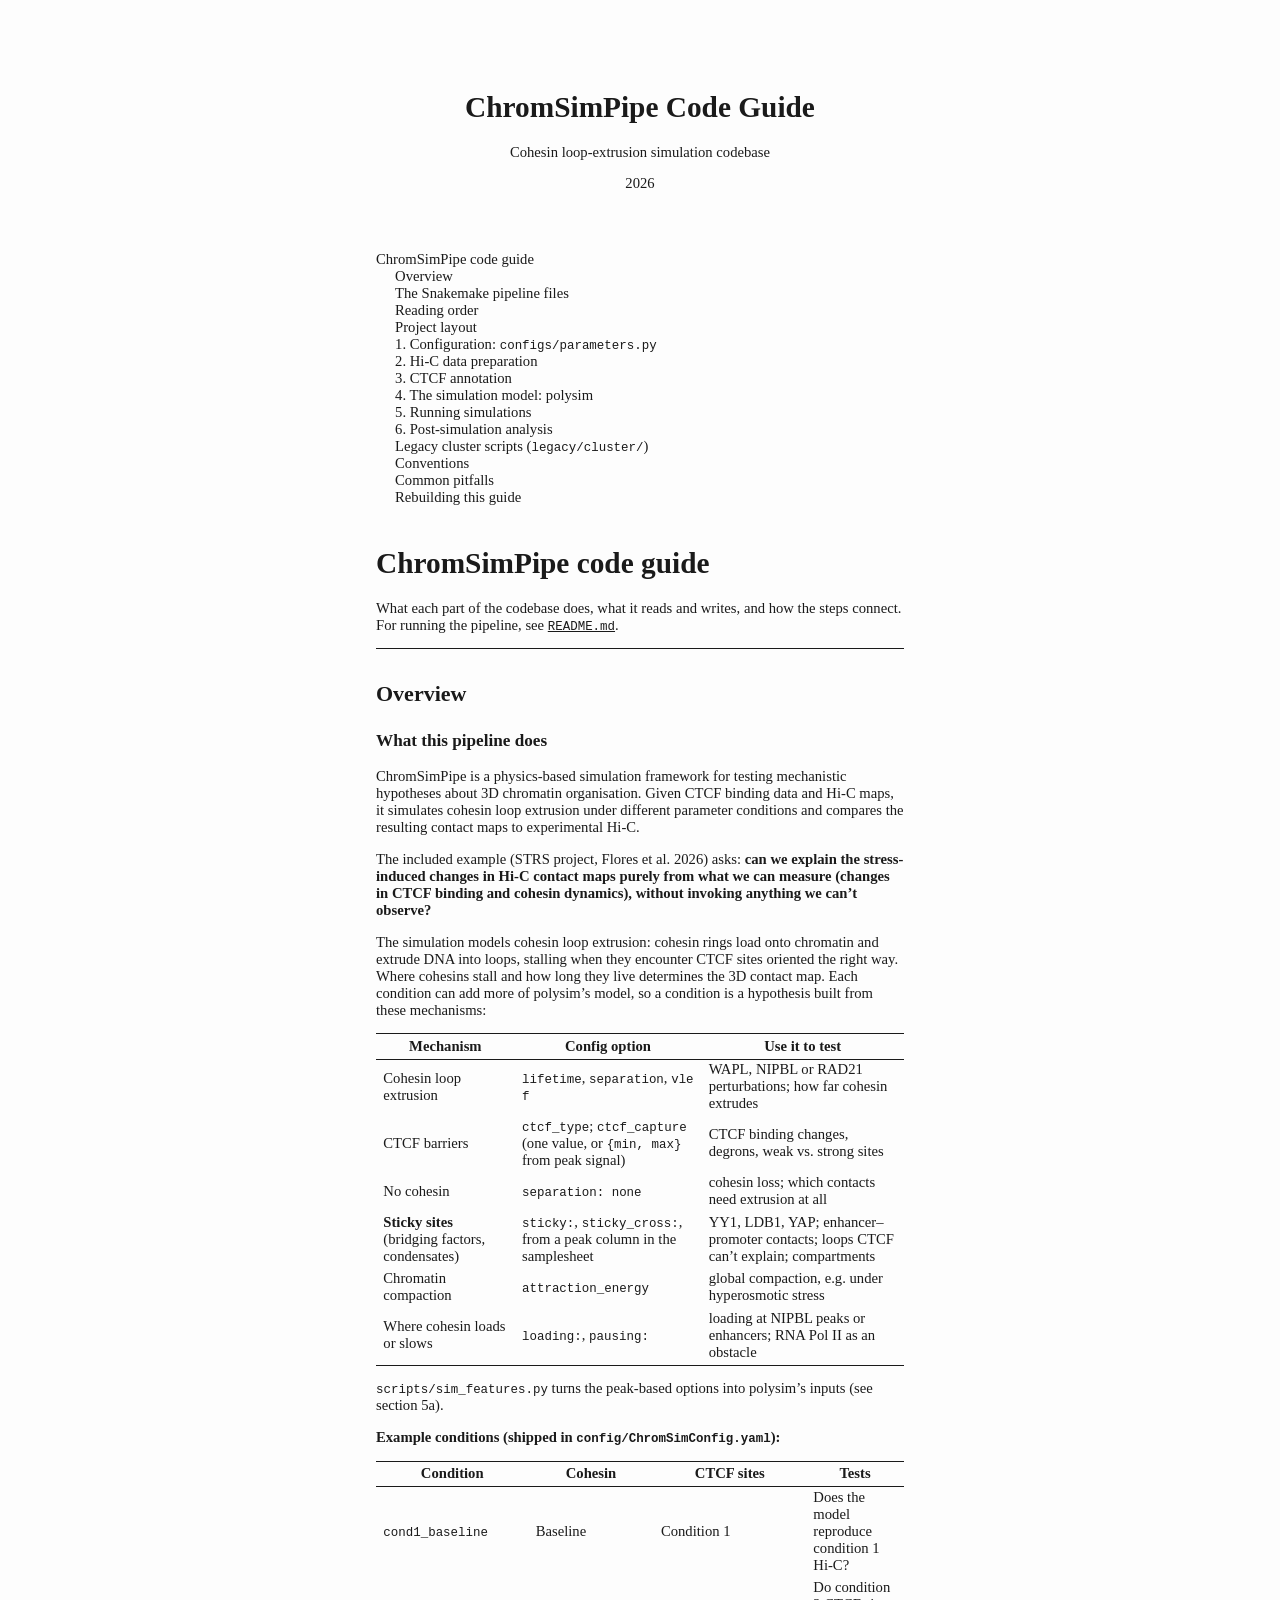
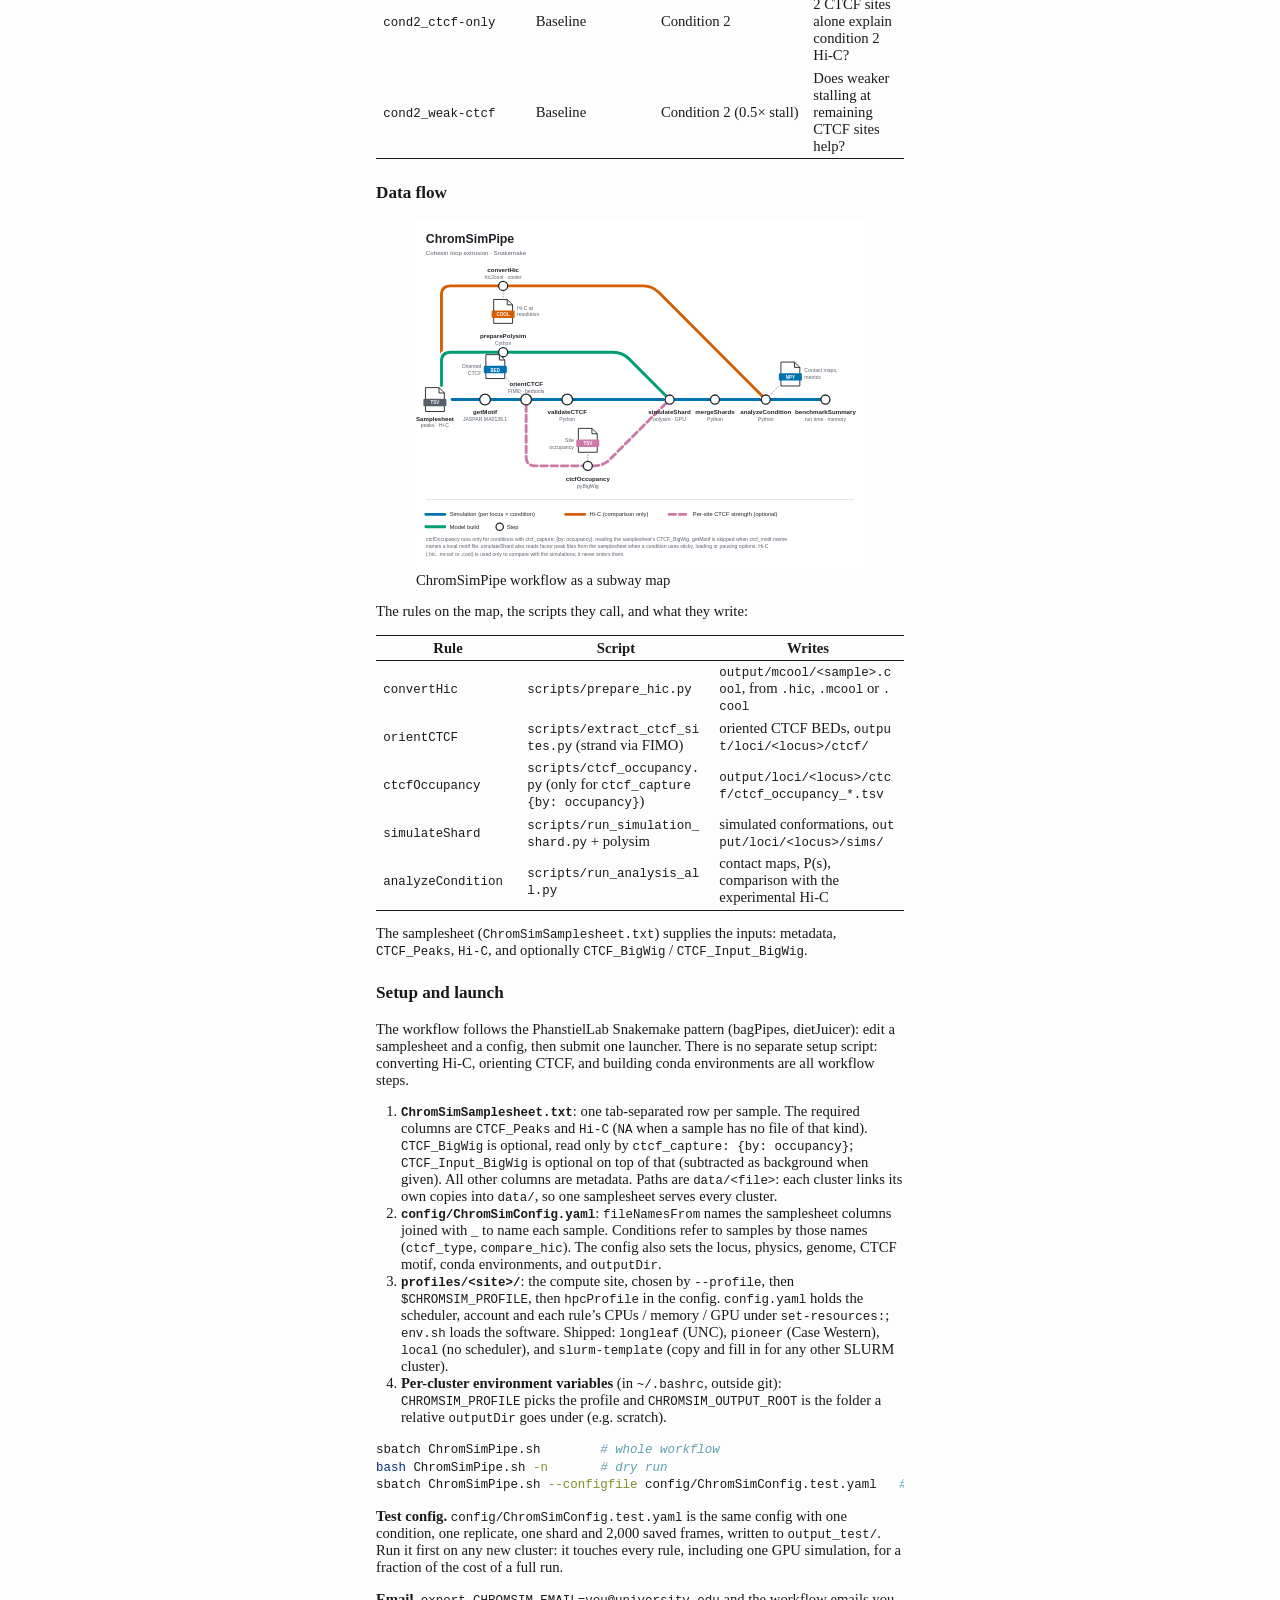
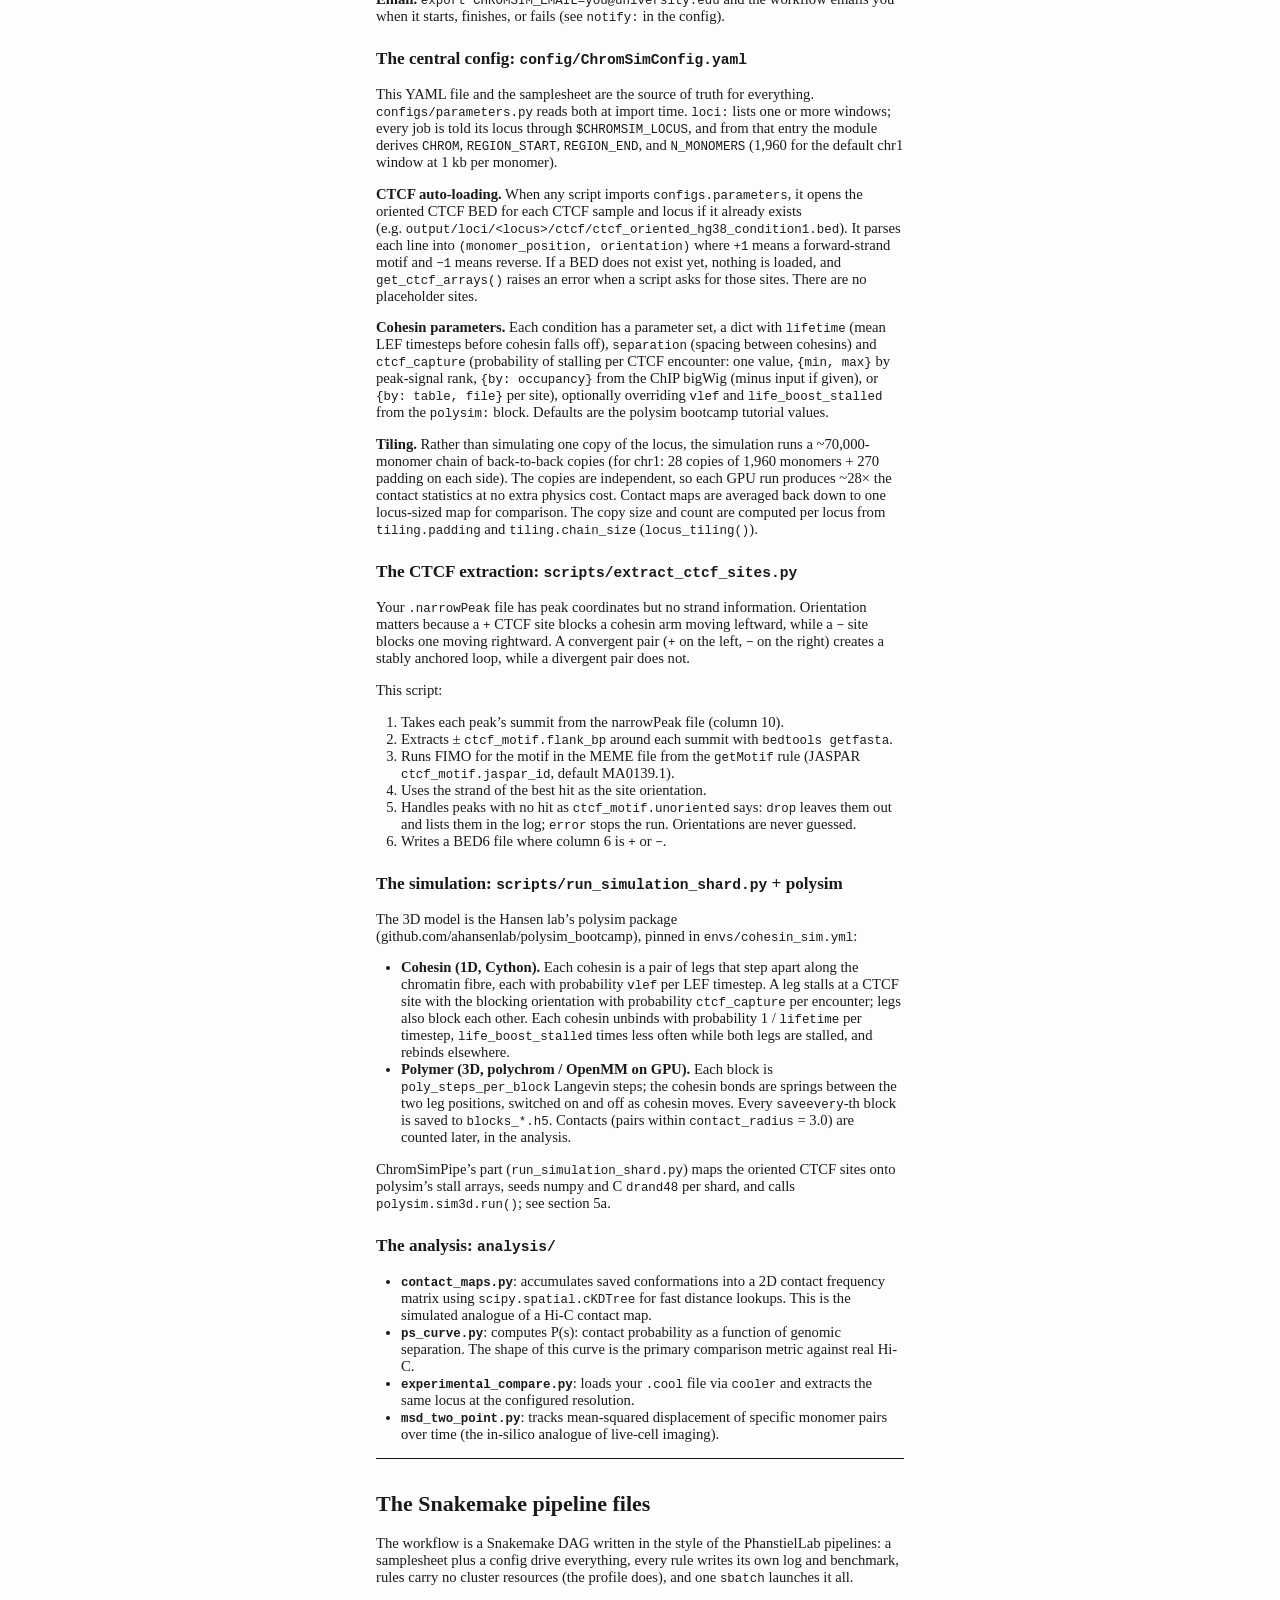
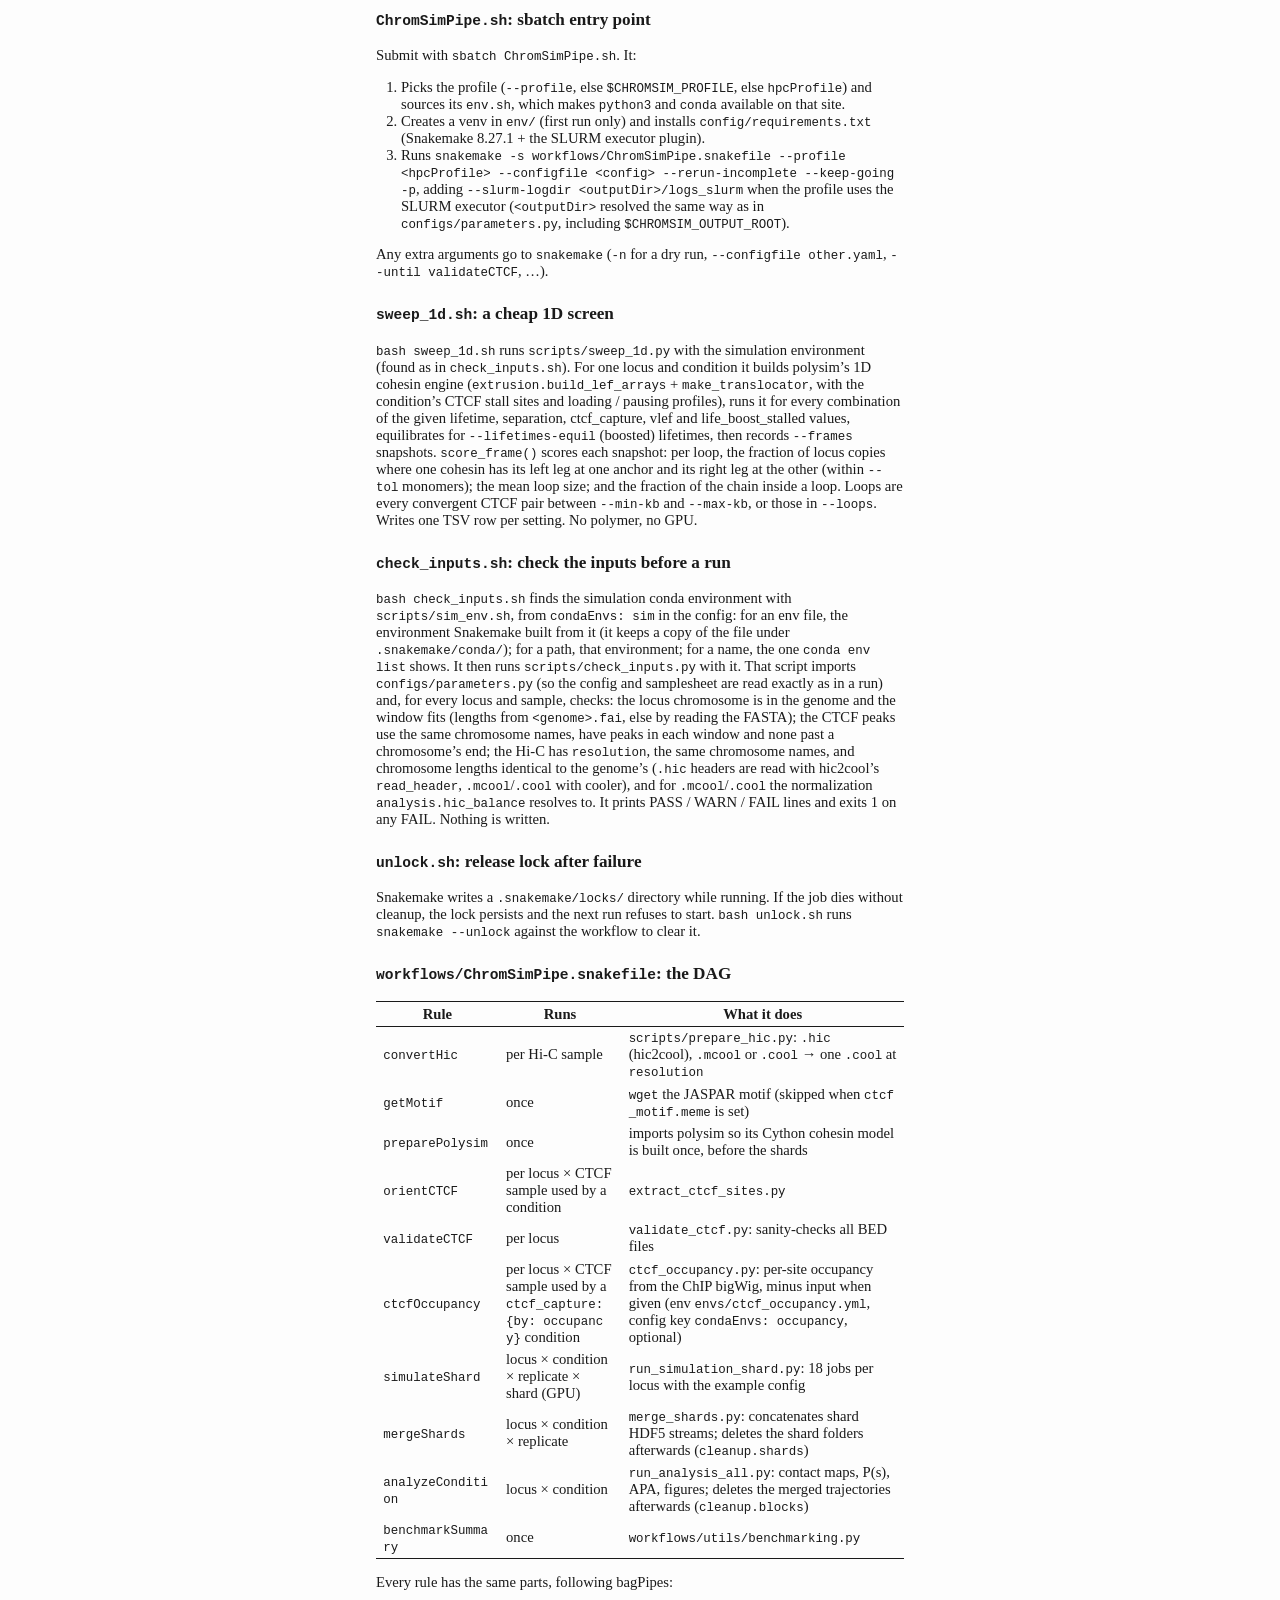
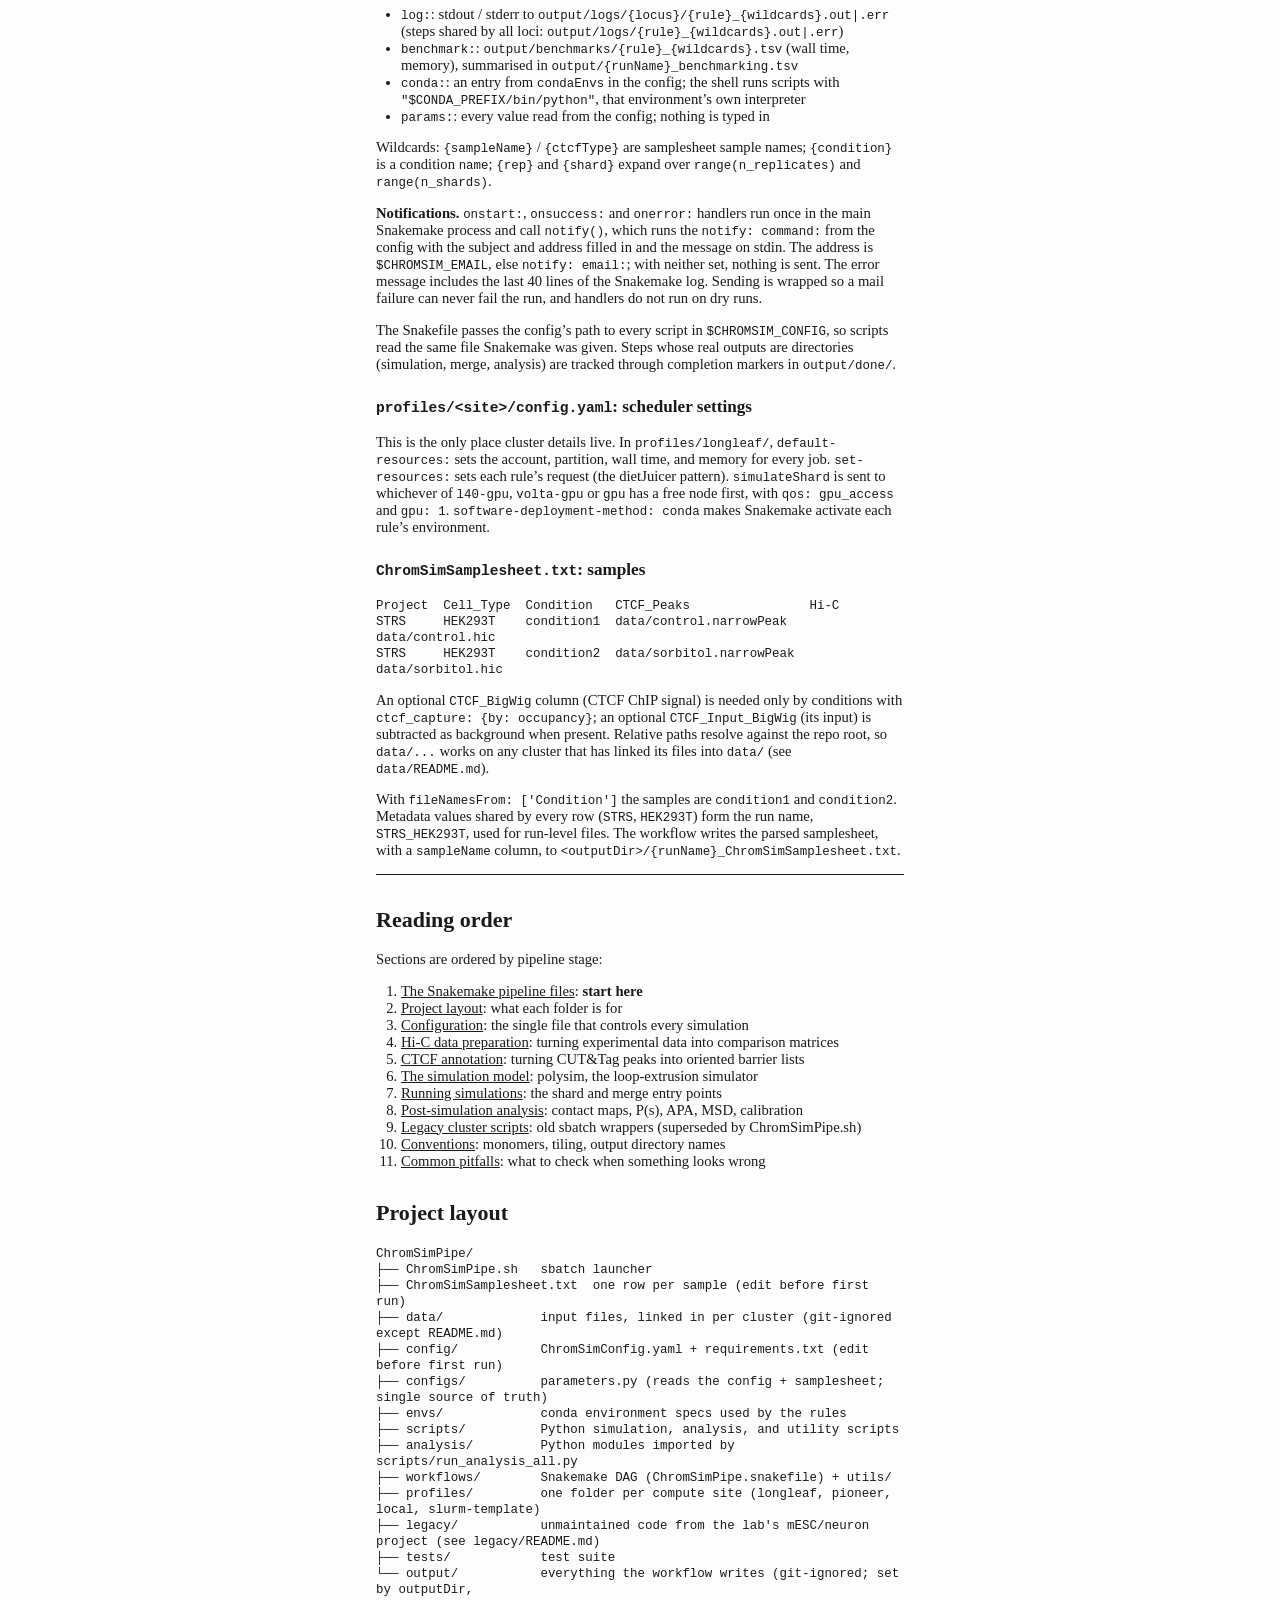
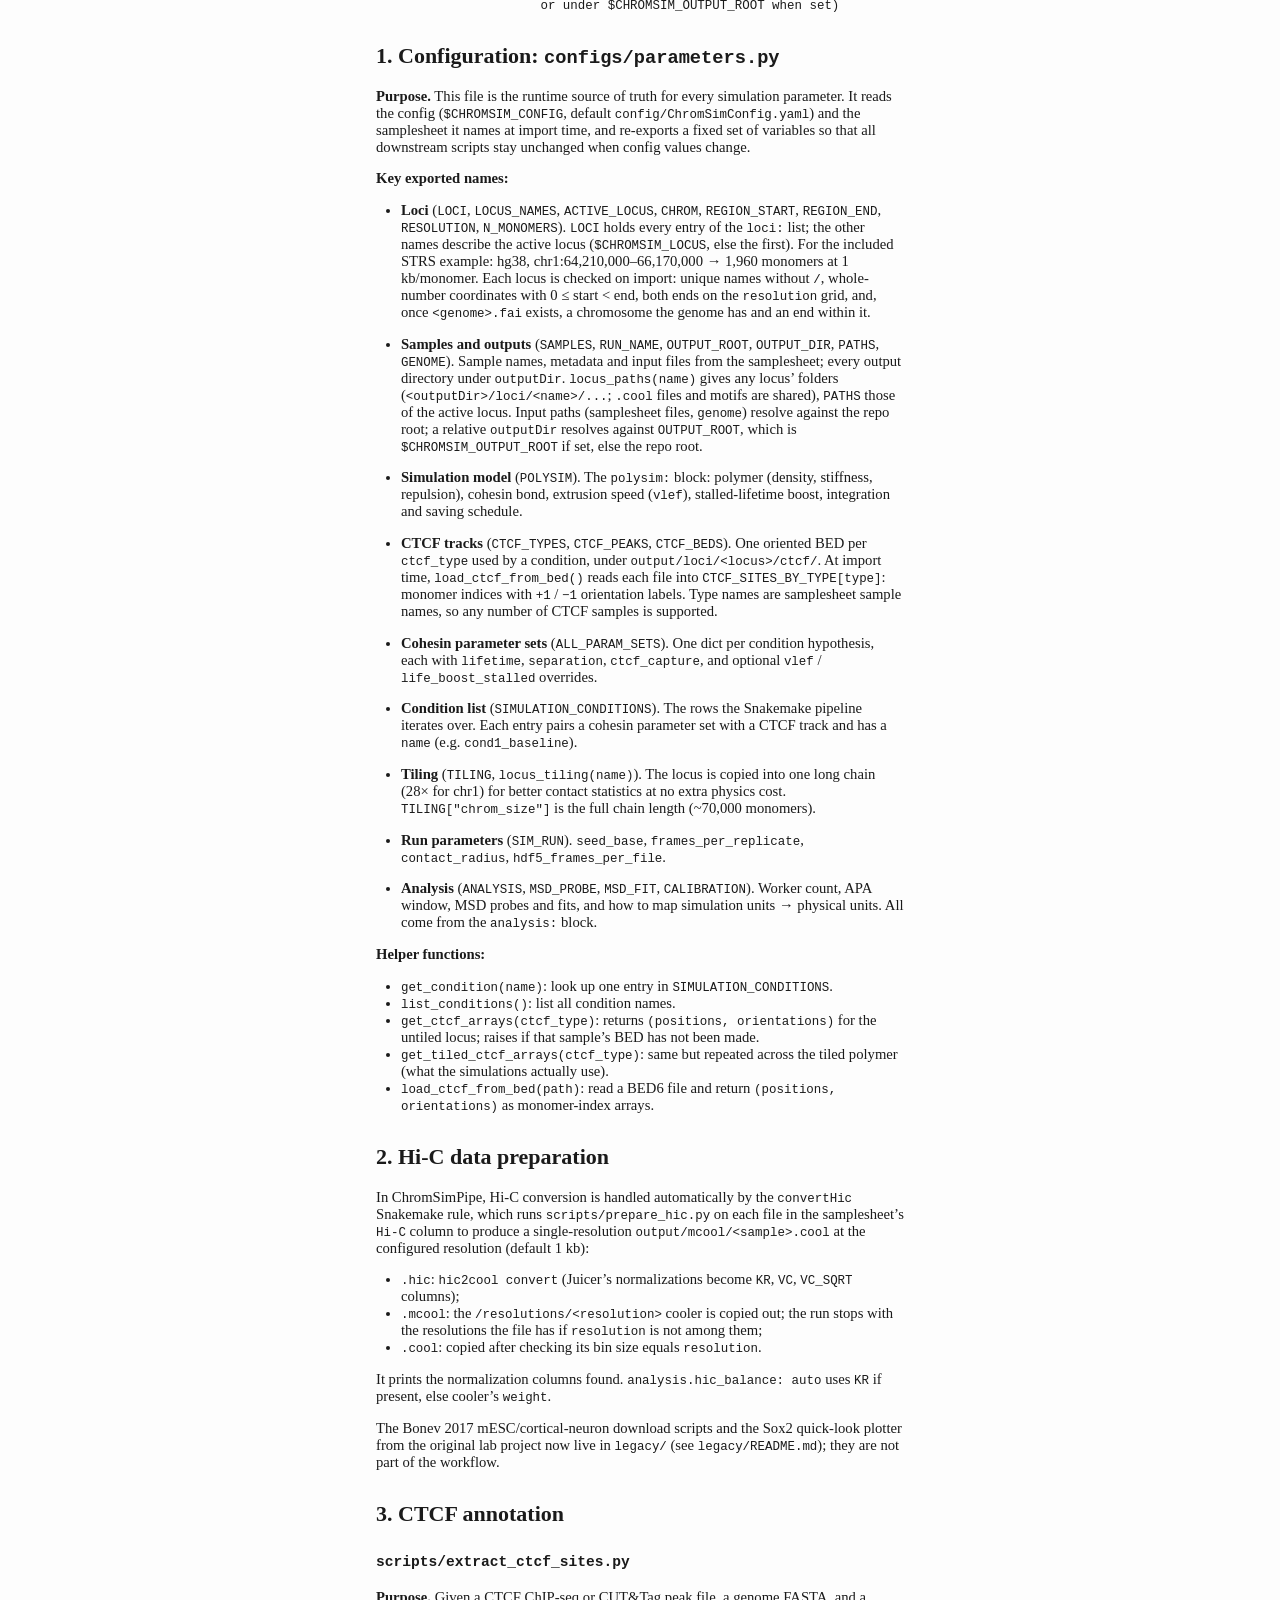
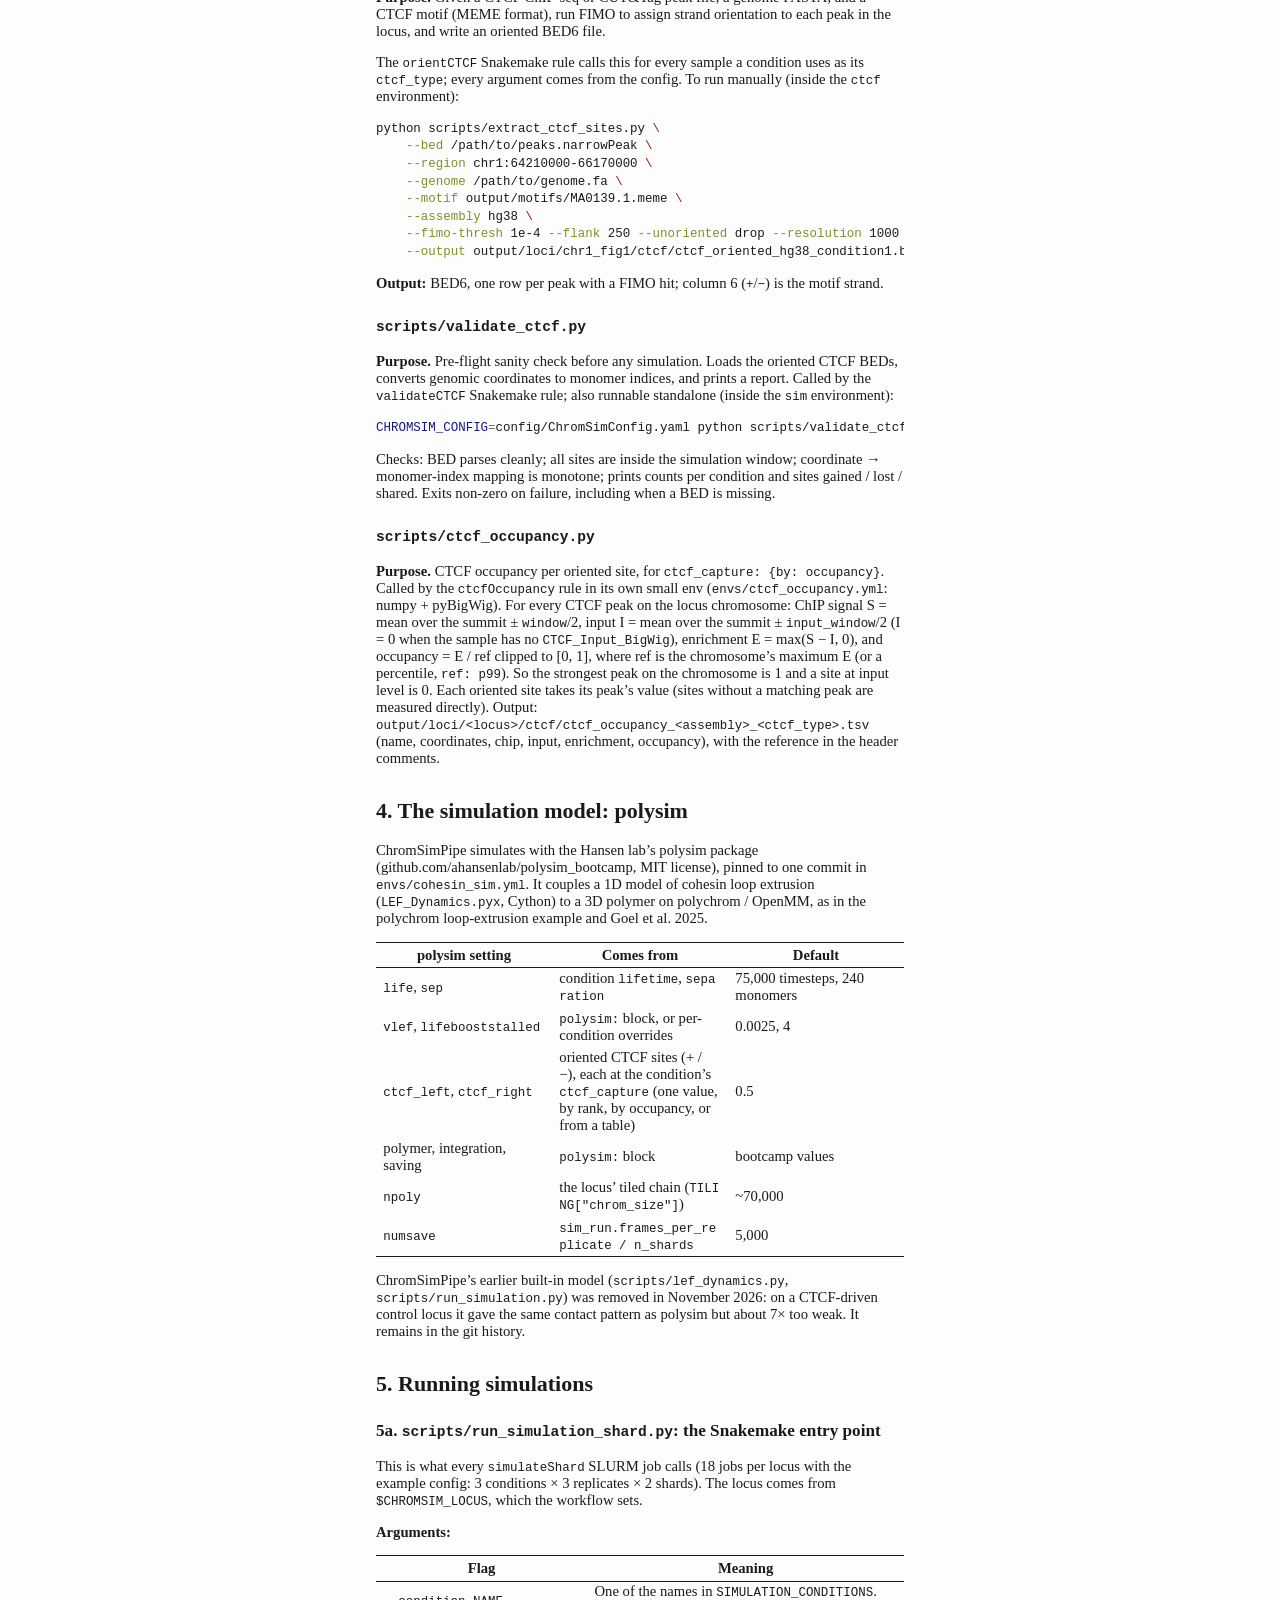
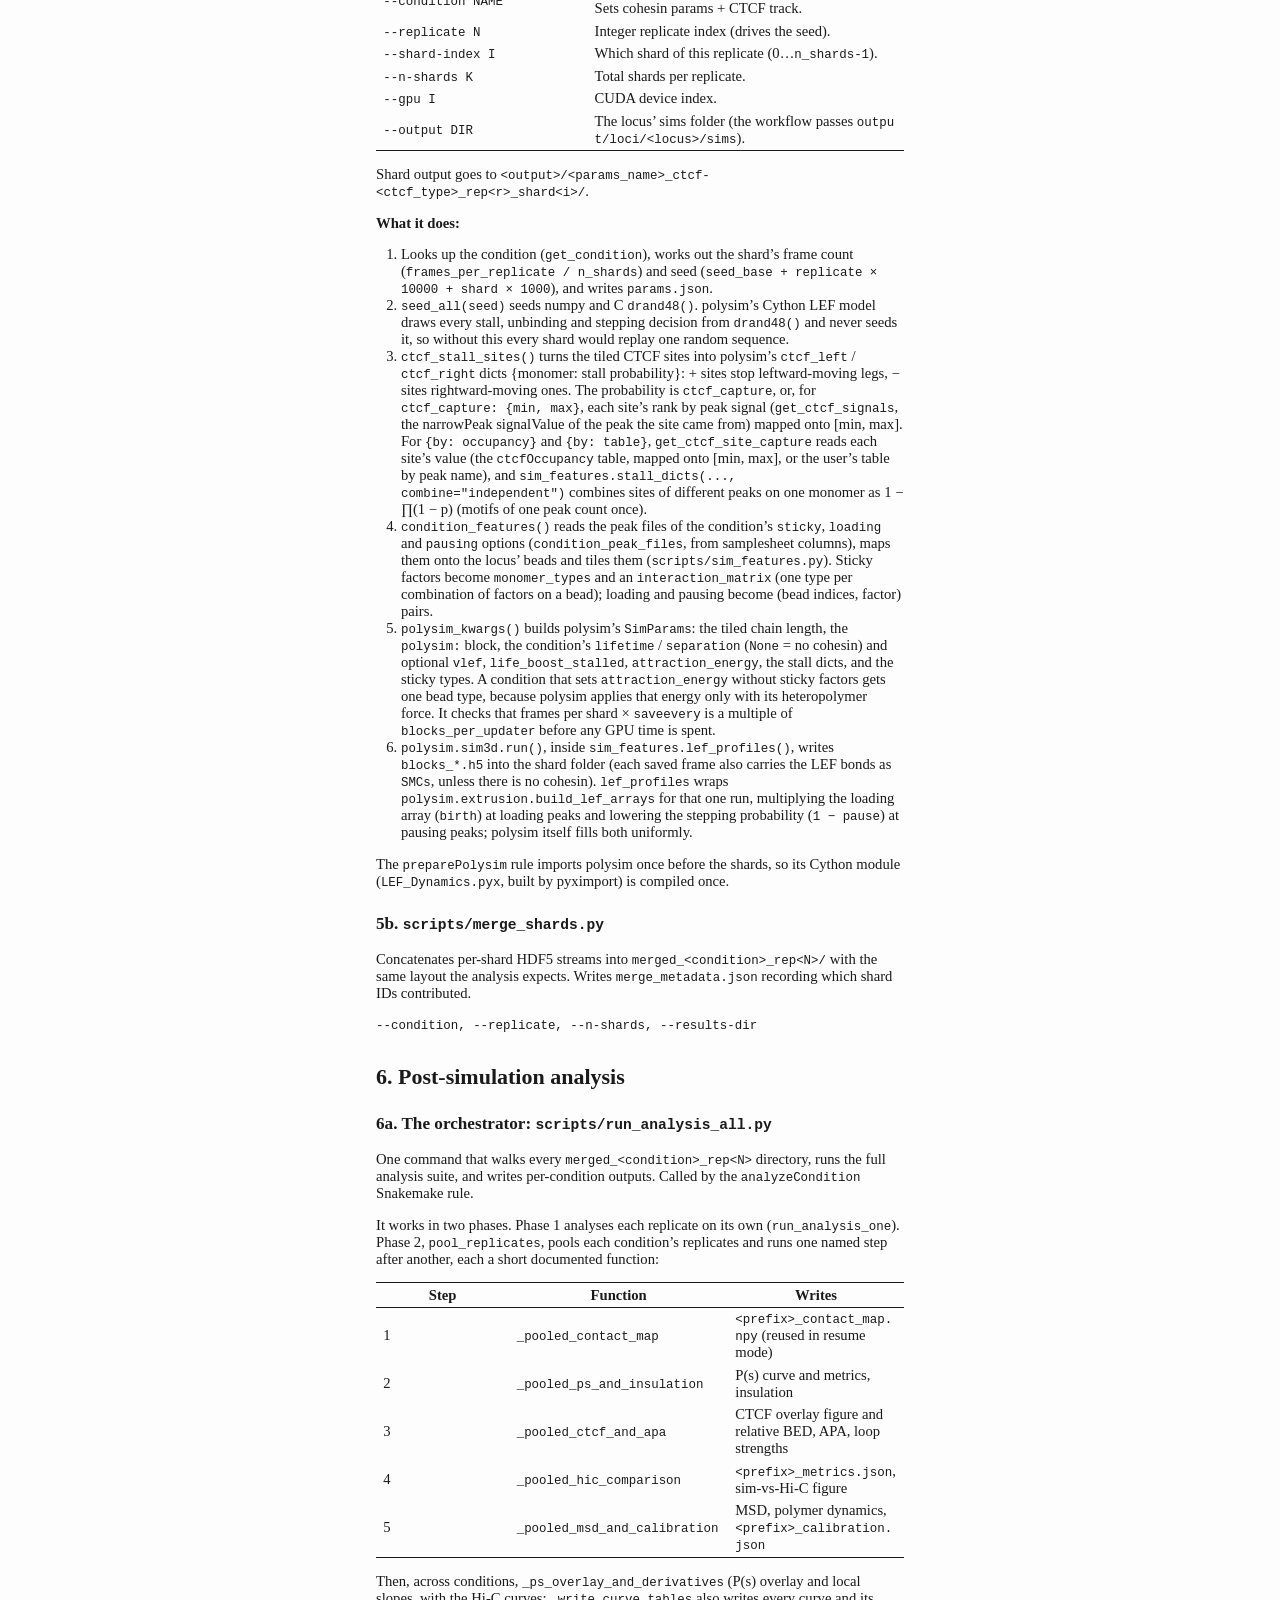
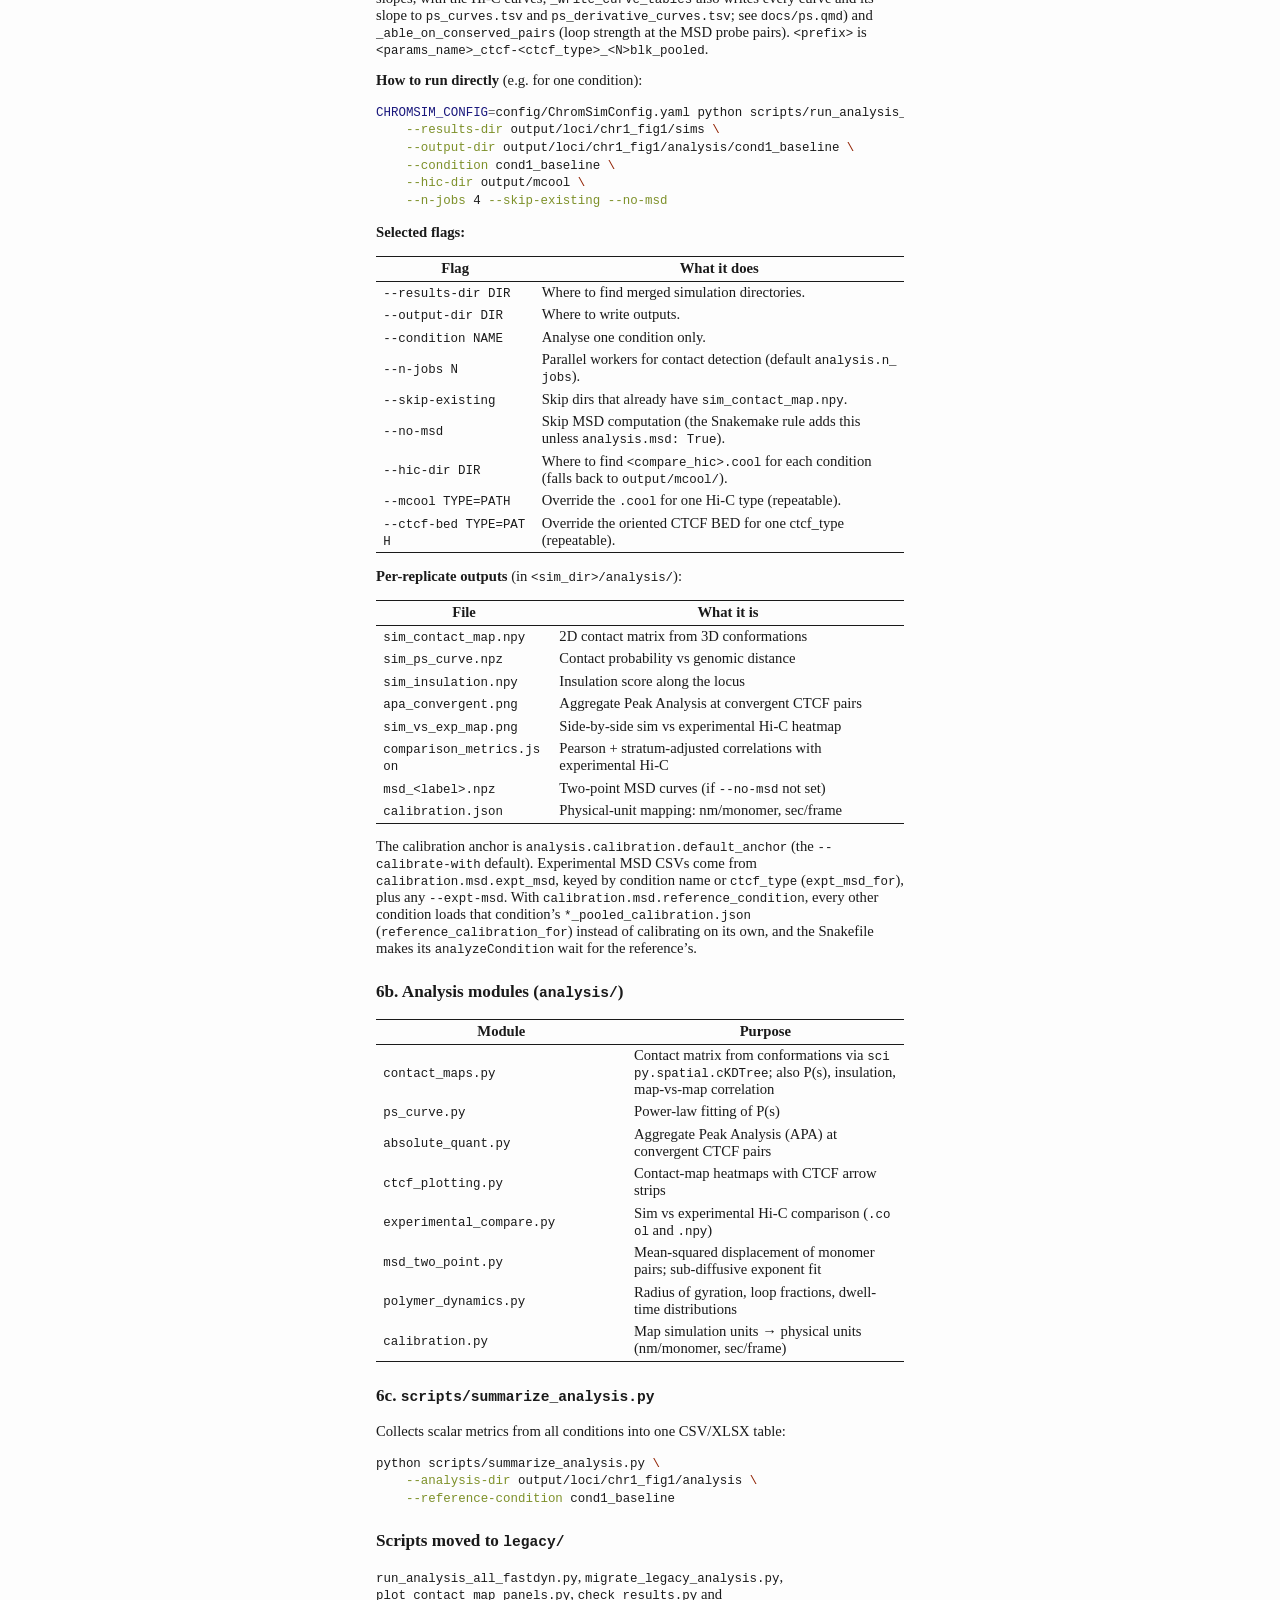
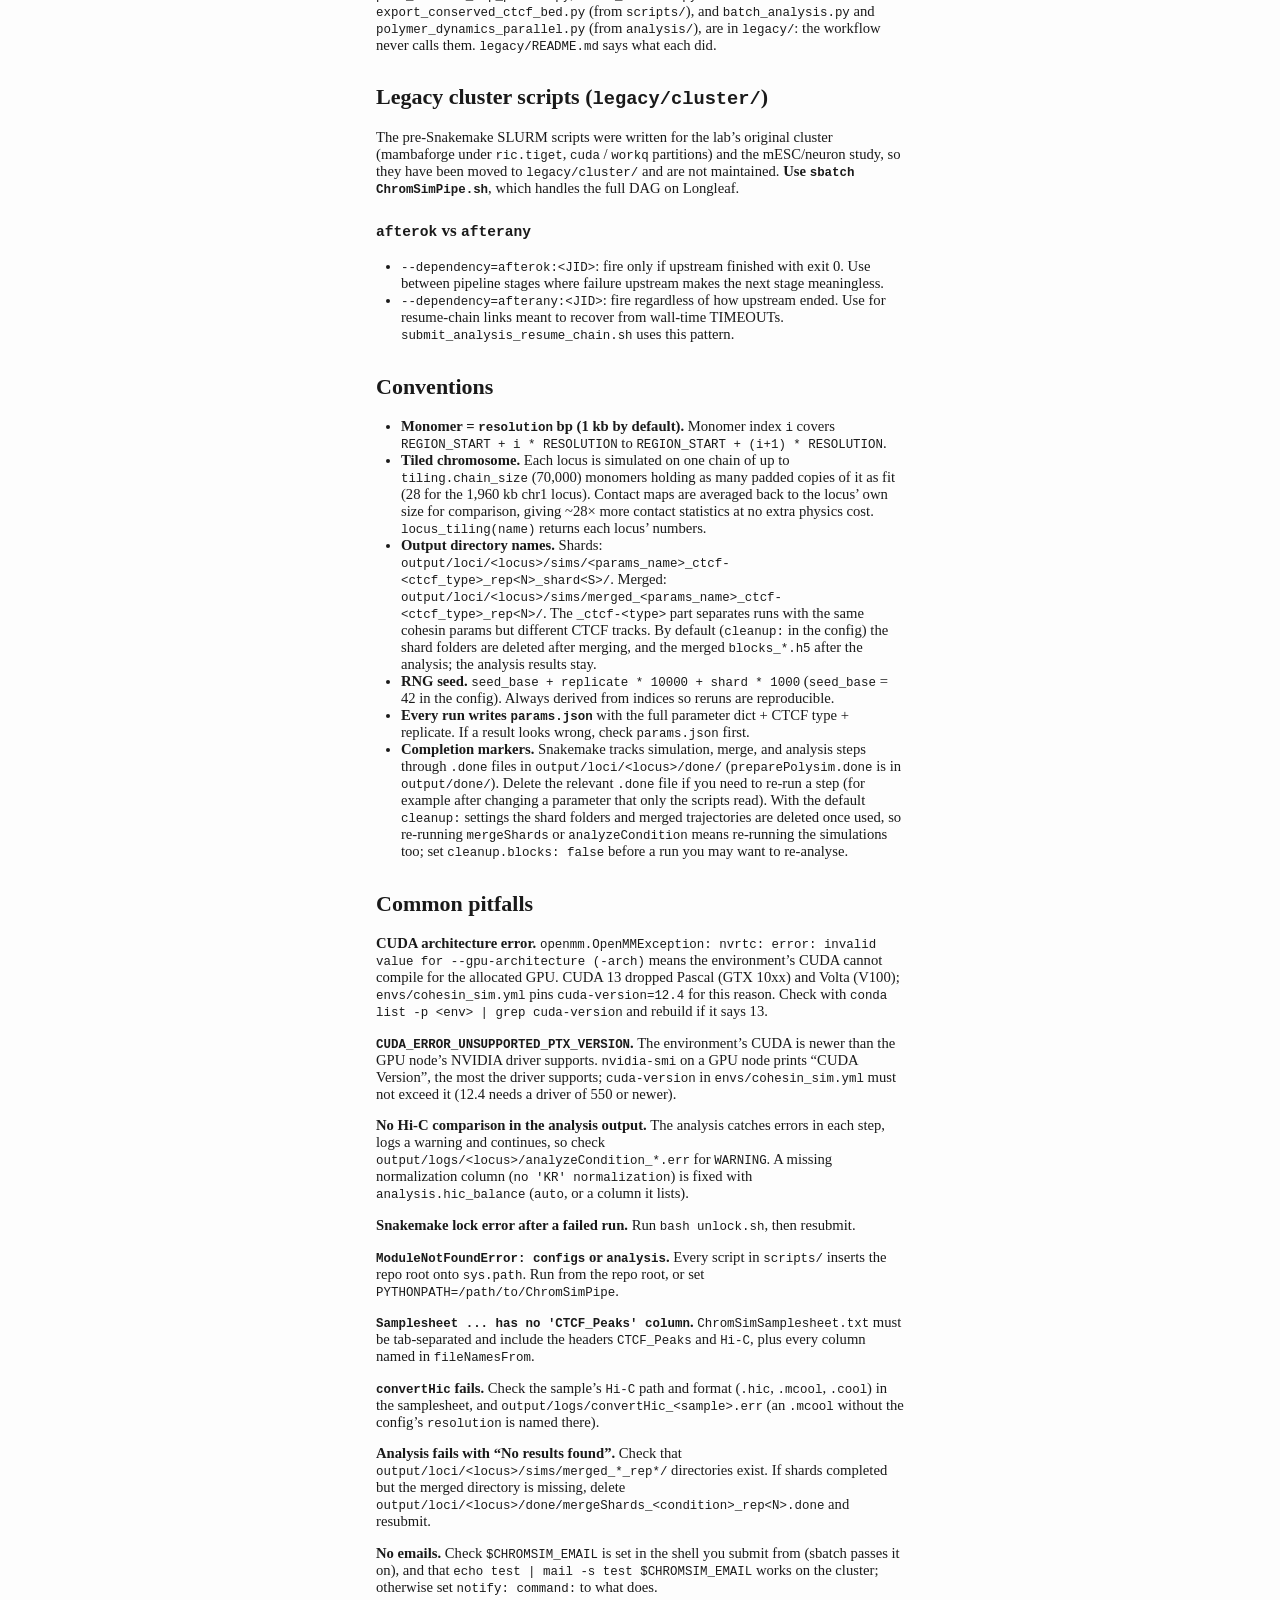
<file: CODE_GUIDE.html>
<!DOCTYPE html>
<html xmlns="http://www.w3.org/1999/xhtml" lang xml:lang>
<head>
  <meta charset="utf-8" />
  <meta name="generator" content="pandoc" />
  <meta name="viewport" content="width=device-width, initial-scale=1.0, user-scalable=yes" />
  <meta name="dcterms.date" content="2026-01-01" />
  <title>ChromSimPipe Code Guide</title>
  <style>

html {
font-size: 11pt;
color: #1a1a1a;
background-color: #fdfdfd;
}
body {
margin: 0 auto;
max-width: 36em;
padding-left: 50px;
padding-right: 50px;
padding-top: 50px;
padding-bottom: 50px;
hyphens: auto;
overflow-wrap: break-word;
text-rendering: optimizeLegibility;
font-kerning: normal;
}
@media (max-width: 600px) {
body {
font-size: 0.9em;
padding: 12px;
}
h1 {
font-size: 1.8em;
}
}
@media print {
html {
background-color: white;
}
body {
background-color: transparent;
color: black;
font-size: 12pt;
}
p, h2, h3 {
orphans: 3;
widows: 3;
}
h2, h3, h4 {
page-break-after: avoid;
}
}
p {
margin: 1em 0;
}
a {
color: #1a1a1a;
}
a:visited {
color: #1a1a1a;
}
img {
max-width: 100%;
}
svg {
height: auto;
max-width: 100%;
}
h1, h2, h3, h4, h5, h6 {
margin-top: 1.4em;
}
h5, h6 {
font-size: 1em;
font-style: italic;
}
h6 {
font-weight: normal;
}
ol, ul {
padding-left: 1.7em;
margin-top: 1em;
}
li > ol, li > ul {
margin-top: 0;
}
blockquote {
margin: 1em 0 1em 1.7em;
padding-left: 1em;
border-left: 2px solid #e6e6e6;
color: #606060;
}
code {
font-family: Menlo, Monaco, Consolas, 'Lucida Console', monospace;
font-size: 85%;
margin: 0;
hyphens: manual;
}
pre {
margin: 1em 0;
overflow: auto;
}
pre code {
padding: 0;
overflow: visible;
overflow-wrap: normal;
}
.sourceCode {
background-color: transparent;
overflow: visible;
}
hr {
border: none;
border-top: 1px solid #1a1a1a;
height: 1px;
margin: 1em 0;
}
table {
margin: 1em 0;
border-collapse: collapse;
width: 100%;
overflow-x: auto;
display: block;
font-variant-numeric: lining-nums tabular-nums;
}
table caption {
margin-bottom: 0.75em;
}
tbody {
margin-top: 0.5em;
border-top: 1px solid #1a1a1a;
border-bottom: 1px solid #1a1a1a;
}
th {
border-top: 1px solid #1a1a1a;
padding: 0.25em 0.5em 0.25em 0.5em;
}
td {
padding: 0.125em 0.5em 0.25em 0.5em;
}
header {
margin-bottom: 4em;
text-align: center;
}
#TOC li {
list-style: none;
}
#TOC ul {
padding-left: 1.3em;
}
#TOC > ul {
padding-left: 0;
}
#TOC a:not(:hover) {
text-decoration: none;
}
code{white-space: pre-wrap;}
span.smallcaps{font-variant: small-caps;}
div.columns{display: flex; gap: min(4vw, 1.5em);}
div.column{flex: auto; overflow-x: auto;}
div.hanging-indent{margin-left: 1.5em; text-indent: -1.5em;}

ul.task-list[class]{list-style: none;}
ul.task-list li input[type="checkbox"] {
font-size: inherit;
width: 0.8em;
margin: 0 0.8em 0.2em -1.6em;
vertical-align: middle;
}
.display.math{display: block; text-align: center; margin: 0.5rem auto;}

html { -webkit-text-size-adjust: 100%; }
pre > code.sourceCode { white-space: pre; position: relative; }
pre > code.sourceCode > span { display: inline-block; line-height: 1.25; }
pre > code.sourceCode > span:empty { height: 1.2em; }
.sourceCode { overflow: visible; }
code.sourceCode > span { color: inherit; text-decoration: inherit; }
div.sourceCode { margin: 1em 0; }
pre.sourceCode { margin: 0; }
@media screen {
div.sourceCode { overflow: auto; }
}
@media print {
pre > code.sourceCode { white-space: pre-wrap; }
pre > code.sourceCode > span { text-indent: -5em; padding-left: 5em; }
}
pre.numberSource code
{ counter-reset: source-line 0; }
pre.numberSource code > span
{ position: relative; left: -4em; counter-increment: source-line; }
pre.numberSource code > span > a:first-child::before
{ content: counter(source-line);
position: relative; left: -1em; text-align: right; vertical-align: baseline;
border: none; display: inline-block;
-webkit-touch-callout: none; -webkit-user-select: none;
-khtml-user-select: none; -moz-user-select: none;
-ms-user-select: none; user-select: none;
padding: 0 4px; width: 4em;
color: #aaaaaa;
}
pre.numberSource { margin-left: 3em; border-left: 1px solid #aaaaaa; padding-left: 4px; }
div.sourceCode
{ }
@media screen {
pre > code.sourceCode > span > a:first-child::before { text-decoration: underline; }
}
code span.al { color: #ff0000; font-weight: bold; } 
code span.an { color: #60a0b0; font-weight: bold; font-style: italic; } 
code span.at { color: #7d9029; } 
code span.bn { color: #40a070; } 
code span.bu { color: #008000; } 
code span.cf { color: #007020; font-weight: bold; } 
code span.ch { color: #4070a0; } 
code span.cn { color: #880000; } 
code span.co { color: #60a0b0; font-style: italic; } 
code span.cv { color: #60a0b0; font-weight: bold; font-style: italic; } 
code span.do { color: #ba2121; font-style: italic; } 
code span.dt { color: #902000; } 
code span.dv { color: #40a070; } 
code span.er { color: #ff0000; font-weight: bold; } 
code span.ex { } 
code span.fl { color: #40a070; } 
code span.fu { color: #06287e; } 
code span.im { color: #008000; font-weight: bold; } 
code span.in { color: #60a0b0; font-weight: bold; font-style: italic; } 
code span.kw { color: #007020; font-weight: bold; } 
code span.op { color: #666666; } 
code span.ot { color: #007020; } 
code span.pp { color: #bc7a00; } 
code span.sc { color: #4070a0; } 
code span.ss { color: #bb6688; } 
code span.st { color: #4070a0; } 
code span.va { color: #19177c; } 
code span.vs { color: #4070a0; } 
code span.wa { color: #60a0b0; font-weight: bold; font-style: italic; } 
</style>
  <!-- Extra styles for CODE_GUIDE.html / CODE_GUIDE.pdf, added on top of pandoc's
       defaults (see "Rebuilding this guide" at the end of CODE_GUIDE.md).
       Tables with long file paths wrap inside the page instead of running off it. -->
  <style>
table { table-layout: fixed; width: 100%; }
td, th { overflow-wrap: anywhere; }
td code, th code { word-break: break-all; white-space: pre-wrap; }
img { max-width: 100%; height: auto; }
</style>
</head>
<body>
<header id="title-block-header">
<h1 class="title">ChromSimPipe Code Guide</h1>
<p class="subtitle">Cohesin loop-extrusion simulation codebase</p>
<p class="date">2026</p>
</header>
<nav id="TOC" role="doc-toc">
<ul>
<li><a href="#chromsimpipe-code-guide" id="toc-chromsimpipe-code-guide">ChromSimPipe code guide</a>
<ul>
<li><a href="#overview" id="toc-overview">Overview</a></li>
<li><a href="#the-snakemake-pipeline-files" id="toc-the-snakemake-pipeline-files">The Snakemake pipeline
files</a></li>
<li><a href="#reading-order" id="toc-reading-order">Reading
order</a></li>
<li><a href="#project-layout" id="toc-project-layout">Project
layout</a></li>
<li><a href="#configuration-configsparameters.py" id="toc-configuration-configsparameters.py">1. Configuration:
<code>configs/parameters.py</code></a></li>
<li><a href="#hi-c-data-preparation" id="toc-hi-c-data-preparation">2.
Hi-C data preparation</a></li>
<li><a href="#ctcf-annotation" id="toc-ctcf-annotation">3. CTCF
annotation</a></li>
<li><a href="#the-simulation-model-polysim" id="toc-the-simulation-model-polysim">4. The simulation model:
polysim</a></li>
<li><a href="#running-simulations" id="toc-running-simulations">5.
Running simulations</a></li>
<li><a href="#post-simulation-analysis" id="toc-post-simulation-analysis">6. Post-simulation analysis</a></li>
<li><a href="#legacy-cluster-scripts-legacycluster" id="toc-legacy-cluster-scripts-legacycluster">Legacy cluster scripts
(<code>legacy/cluster/</code>)</a></li>
<li><a href="#conventions" id="toc-conventions">Conventions</a></li>
<li><a href="#common-pitfalls" id="toc-common-pitfalls">Common
pitfalls</a></li>
<li><a href="#rebuilding-this-guide" id="toc-rebuilding-this-guide">Rebuilding this guide</a></li>
</ul></li>
</ul>
</nav>
<h1 id="chromsimpipe-code-guide">ChromSimPipe code guide</h1>
<p>What each part of the codebase does, what it reads and writes, and
how the steps connect. For running the pipeline, see <a href="README.md"><code>README.md</code></a>.</p>
<hr />
<h2 id="overview">Overview</h2>
<h3 id="what-this-pipeline-does">What this pipeline does</h3>
<p>ChromSimPipe is a physics-based simulation framework for testing
mechanistic hypotheses about 3D chromatin organisation. Given CTCF
binding data and Hi-C maps, it simulates cohesin loop extrusion under
different parameter conditions and compares the resulting contact maps
to experimental Hi-C.</p>
<p>The included example (STRS project, Flores et al. 2026) asks:
<strong>can we explain the stress-induced changes in Hi-C contact maps
purely from what we can measure (changes in CTCF binding and cohesin
dynamics), without invoking anything we can’t observe?</strong></p>
<p>The simulation models cohesin loop extrusion: cohesin rings load onto
chromatin and extrude DNA into loops, stalling when they encounter CTCF
sites oriented the right way. Where cohesins stall and how long they
live determines the 3D contact map. Each condition can add more of
polysim’s model, so a condition is a hypothesis built from these
mechanisms:</p>
<table>
<colgroup>
<col style="width: 26%" />
<col style="width: 35%" />
<col style="width: 38%" />
</colgroup>
<thead>
<tr>
<th>Mechanism</th>
<th>Config option</th>
<th>Use it to test</th>
</tr>
</thead>
<tbody>
<tr>
<td>Cohesin loop extrusion</td>
<td><code>lifetime</code>, <code>separation</code>,
<code>vlef</code></td>
<td>WAPL, NIPBL or RAD21 perturbations; how far cohesin extrudes</td>
</tr>
<tr>
<td>CTCF barriers</td>
<td><code>ctcf_type</code>; <code>ctcf_capture</code> (one value, or
<code>{min, max}</code> from peak signal)</td>
<td>CTCF binding changes, degrons, weak vs. strong sites</td>
</tr>
<tr>
<td>No cohesin</td>
<td><code>separation: none</code></td>
<td>cohesin loss; which contacts need extrusion at all</td>
</tr>
<tr>
<td><strong>Sticky sites</strong> (bridging factors, condensates)</td>
<td><code>sticky:</code>, <code>sticky_cross:</code>, from a peak column
in the samplesheet</td>
<td>YY1, LDB1, YAP; enhancer–promoter contacts; loops CTCF can’t
explain; compartments</td>
</tr>
<tr>
<td>Chromatin compaction</td>
<td><code>attraction_energy</code></td>
<td>global compaction, e.g. under hyperosmotic stress</td>
</tr>
<tr>
<td>Where cohesin loads or slows</td>
<td><code>loading:</code>, <code>pausing:</code></td>
<td>loading at NIPBL peaks or enhancers; RNA Pol II as an obstacle</td>
</tr>
</tbody>
</table>
<p><code>scripts/sim_features.py</code> turns the peak-based options
into polysim’s inputs (see section 5a).</p>
<p><strong>Example conditions (shipped in
<code>config/ChromSimConfig.yaml</code>):</strong></p>
<table>
<colgroup>
<col style="width: 28%" />
<col style="width: 23%" />
<col style="width: 28%" />
<col style="width: 18%" />
</colgroup>
<thead>
<tr>
<th>Condition</th>
<th>Cohesin</th>
<th>CTCF sites</th>
<th>Tests</th>
</tr>
</thead>
<tbody>
<tr>
<td><code>cond1_baseline</code></td>
<td>Baseline</td>
<td>Condition 1</td>
<td>Does the model reproduce condition 1 Hi-C?</td>
</tr>
<tr>
<td><code>cond2_ctcf-only</code></td>
<td>Baseline</td>
<td>Condition 2</td>
<td>Do condition 2 CTCF sites alone explain condition 2 Hi-C?</td>
</tr>
<tr>
<td><code>cond2_weak-ctcf</code></td>
<td>Baseline</td>
<td>Condition 2 (0.5× stall)</td>
<td>Does weaker stalling at remaining CTCF sites help?</td>
</tr>
</tbody>
</table>
<h3 id="data-flow">Data flow</h3>
<figure>
<img role="img" aria-label="ChromSimPipe workflow as a subway map" src="[data-uri]" alt="ChromSimPipe workflow as a subway map" />
<figcaption aria-hidden="true">ChromSimPipe workflow as a subway
map</figcaption>
</figure>
<p>The rules on the map, the scripts they call, and what they write:</p>
<table>
<colgroup>
<col style="width: 27%" />
<col style="width: 36%" />
<col style="width: 36%" />
</colgroup>
<thead>
<tr>
<th>Rule</th>
<th>Script</th>
<th>Writes</th>
</tr>
</thead>
<tbody>
<tr>
<td><code>convertHic</code></td>
<td><code>scripts/prepare_hic.py</code></td>
<td><code>output/mcool/&lt;sample&gt;.cool</code>, from
<code>.hic</code>, <code>.mcool</code> or <code>.cool</code></td>
</tr>
<tr>
<td><code>orientCTCF</code></td>
<td><code>scripts/extract_ctcf_sites.py</code> (strand via FIMO)</td>
<td>oriented CTCF BEDs,
<code>output/loci/&lt;locus&gt;/ctcf/</code></td>
</tr>
<tr>
<td><code>ctcfOccupancy</code></td>
<td><code>scripts/ctcf_occupancy.py</code> (only for
<code>ctcf_capture {by: occupancy}</code>)</td>
<td><code>output/loci/&lt;locus&gt;/ctcf/ctcf_occupancy_*.tsv</code></td>
</tr>
<tr>
<td><code>simulateShard</code></td>
<td><code>scripts/run_simulation_shard.py</code> + polysim</td>
<td>simulated conformations,
<code>output/loci/&lt;locus&gt;/sims/</code></td>
</tr>
<tr>
<td><code>analyzeCondition</code></td>
<td><code>scripts/run_analysis_all.py</code></td>
<td>contact maps, P(s), comparison with the experimental Hi-C</td>
</tr>
</tbody>
</table>
<p>The samplesheet (<code>ChromSimSamplesheet.txt</code>) supplies the
inputs: metadata, <code>CTCF_Peaks</code>, <code>Hi-C</code>, and
optionally <code>CTCF_BigWig</code> /
<code>CTCF_Input_BigWig</code>.</p>
<h3 id="setup-and-launch">Setup and launch</h3>
<p>The workflow follows the PhanstielLab Snakemake pattern (bagPipes,
dietJuicer): edit a samplesheet and a config, then submit one launcher.
There is no separate setup script: converting Hi-C, orienting CTCF, and
building conda environments are all workflow steps.</p>
<ol type="1">
<li><strong><code>ChromSimSamplesheet.txt</code></strong>: one
tab-separated row per sample. The required columns are
<code>CTCF_Peaks</code> and <code>Hi-C</code> (<code>NA</code> when a
sample has no file of that kind). <code>CTCF_BigWig</code> is optional,
read only by <code>ctcf_capture: {by: occupancy}</code>;
<code>CTCF_Input_BigWig</code> is optional on top of that (subtracted as
background when given). All other columns are metadata. Paths are
<code>data/&lt;file&gt;</code>: each cluster links its own copies into
<code>data/</code>, so one samplesheet serves every cluster.</li>
<li><strong><code>config/ChromSimConfig.yaml</code></strong>:
<code>fileNamesFrom</code> names the samplesheet columns joined with
<code>_</code> to name each sample. Conditions refer to samples by those
names (<code>ctcf_type</code>, <code>compare_hic</code>). The config
also sets the locus, physics, genome, CTCF motif, conda environments,
and <code>outputDir</code>.</li>
<li><strong><code>profiles/&lt;site&gt;/</code></strong>: the compute
site, chosen by <code>--profile</code>, then
<code>$CHROMSIM_PROFILE</code>, then <code>hpcProfile</code> in the
config. <code>config.yaml</code> holds the scheduler, account and each
rule’s CPUs / memory / GPU under <code>set-resources:</code>;
<code>env.sh</code> loads the software. Shipped: <code>longleaf</code>
(UNC), <code>pioneer</code> (Case Western), <code>local</code> (no
scheduler), and <code>slurm-template</code> (copy and fill in for any
other SLURM cluster).</li>
<li><strong>Per-cluster environment variables</strong> (in
<code>~/.bashrc</code>, outside git): <code>CHROMSIM_PROFILE</code>
picks the profile and <code>CHROMSIM_OUTPUT_ROOT</code> is the folder a
relative <code>outputDir</code> goes under (e.g. scratch).</li>
</ol>
<div class="sourceCode" id="cb1"><pre class="sourceCode bash"><code class="sourceCode bash"><span id="cb1-1"><a href="#cb1-1" aria-hidden="true" tabindex="-1"></a><span class="ex">sbatch</span> ChromSimPipe.sh        <span class="co"># whole workflow</span></span>
<span id="cb1-2"><a href="#cb1-2" aria-hidden="true" tabindex="-1"></a><span class="fu">bash</span> ChromSimPipe.sh <span class="at">-n</span>       <span class="co"># dry run</span></span>
<span id="cb1-3"><a href="#cb1-3" aria-hidden="true" tabindex="-1"></a><span class="ex">sbatch</span> ChromSimPipe.sh <span class="at">--configfile</span> config/ChromSimConfig.test.yaml   <span class="co"># 10-job smoke test</span></span></code></pre></div>
<p><strong>Test config.</strong>
<code>config/ChromSimConfig.test.yaml</code> is the same config with one
condition, one replicate, one shard and 2,000 saved frames, written to
<code>output_test/</code>. Run it first on any new cluster: it touches
every rule, including one GPU simulation, for a fraction of the cost of
a full run.</p>
<p><strong>Email.</strong>
<code>export CHROMSIM_EMAIL=you@university.edu</code> and the workflow
emails you when it starts, finishes, or fails (see <code>notify:</code>
in the config).</p>
<h3 id="the-central-config-configchromsimconfig.yaml">The central
config: <code>config/ChromSimConfig.yaml</code></h3>
<p>This YAML file and the samplesheet are the source of truth for
everything. <code>configs/parameters.py</code> reads both at import
time. <code>loci:</code> lists one or more windows; every job is told
its locus through <code>$CHROMSIM_LOCUS</code>, and from that entry the
module derives <code>CHROM</code>, <code>REGION_START</code>,
<code>REGION_END</code>, and <code>N_MONOMERS</code> (1,960 for the
default chr1 window at 1 kb per monomer).</p>
<p><strong>CTCF auto-loading.</strong> When any script imports
<code>configs.parameters</code>, it opens the oriented CTCF BED for each
CTCF sample and locus if it already exists
(e.g. <code>output/loci/&lt;locus&gt;/ctcf/ctcf_oriented_hg38_condition1.bed</code>).
It parses each line into <code>(monomer_position, orientation)</code>
where <code>+1</code> means a forward-strand motif and <code>−1</code>
means reverse. If a BED does not exist yet, nothing is loaded, and
<code>get_ctcf_arrays()</code> raises an error when a script asks for
those sites. There are no placeholder sites.</p>
<p><strong>Cohesin parameters.</strong> Each condition has a parameter
set, a dict with <code>lifetime</code> (mean LEF timesteps before
cohesin falls off), <code>separation</code> (spacing between cohesins)
and <code>ctcf_capture</code> (probability of stalling per CTCF
encounter: one value, <code>{min, max}</code> by peak-signal rank,
<code>{by: occupancy}</code> from the ChIP bigWig (minus input if
given), or <code>{by: table, file}</code> per site), optionally
overriding <code>vlef</code> and <code>life_boost_stalled</code> from
the <code>polysim:</code> block. Defaults are the polysim bootcamp
tutorial values.</p>
<p><strong>Tiling.</strong> Rather than simulating one copy of the
locus, the simulation runs a ~70,000-monomer chain of back-to-back
copies (for chr1: 28 copies of 1,960 monomers + 270 padding on each
side). The copies are independent, so each GPU run produces ~28× the
contact statistics at no extra physics cost. Contact maps are averaged
back down to one locus-sized map for comparison. The copy size and count
are computed per locus from <code>tiling.padding</code> and
<code>tiling.chain_size</code> (<code>locus_tiling()</code>).</p>
<h3 id="the-ctcf-extraction-scriptsextract_ctcf_sites.py">The CTCF
extraction: <code>scripts/extract_ctcf_sites.py</code></h3>
<p>Your <code>.narrowPeak</code> file has peak coordinates but no strand
information. Orientation matters because a <code>+</code> CTCF site
blocks a cohesin arm moving leftward, while a <code>−</code> site blocks
one moving rightward. A convergent pair (<code>+</code> on the left,
<code>−</code> on the right) creates a stably anchored loop, while a
divergent pair does not.</p>
<p>This script:</p>
<ol type="1">
<li>Takes each peak’s summit from the narrowPeak file (column 10).</li>
<li>Extracts ± <code>ctcf_motif.flank_bp</code> around each summit with
<code>bedtools getfasta</code>.</li>
<li>Runs FIMO for the motif in the MEME file from the
<code>getMotif</code> rule (JASPAR <code>ctcf_motif.jaspar_id</code>,
default MA0139.1).</li>
<li>Uses the strand of the best hit as the site orientation.</li>
<li>Handles peaks with no hit as <code>ctcf_motif.unoriented</code>
says: <code>drop</code> leaves them out and lists them in the log;
<code>error</code> stops the run. Orientations are never guessed.</li>
<li>Writes a BED6 file where column 6 is <code>+</code> or
<code>−</code>.</li>
</ol>
<h3 id="the-simulation-scriptsrun_simulation_shard.py-polysim">The
simulation: <code>scripts/run_simulation_shard.py</code> + polysim</h3>
<p>The 3D model is the Hansen lab’s polysim package
(github.com/ahansenlab/polysim_bootcamp), pinned in
<code>envs/cohesin_sim.yml</code>:</p>
<ul>
<li><strong>Cohesin (1D, Cython).</strong> Each cohesin is a pair of
legs that step apart along the chromatin fibre, each with probability
<code>vlef</code> per LEF timestep. A leg stalls at a CTCF site with the
blocking orientation with probability <code>ctcf_capture</code> per
encounter; legs also block each other. Each cohesin unbinds with
probability 1 / <code>lifetime</code> per timestep,
<code>life_boost_stalled</code> times less often while both legs are
stalled, and rebinds elsewhere.</li>
<li><strong>Polymer (3D, polychrom / OpenMM on GPU).</strong> Each block
is <code>poly_steps_per_block</code> Langevin steps; the cohesin bonds
are springs between the two leg positions, switched on and off as
cohesin moves. Every <code>saveevery</code>-th block is saved to
<code>blocks_*.h5</code>. Contacts (pairs within
<code>contact_radius</code> = 3.0) are counted later, in the
analysis.</li>
</ul>
<p>ChromSimPipe’s part (<code>run_simulation_shard.py</code>) maps the
oriented CTCF sites onto polysim’s stall arrays, seeds numpy and C
<code>drand48</code> per shard, and calls
<code>polysim.sim3d.run()</code>; see section 5a.</p>
<h3 id="the-analysis-analysis">The analysis: <code>analysis/</code></h3>
<ul>
<li><strong><code>contact_maps.py</code></strong>: accumulates saved
conformations into a 2D contact frequency matrix using
<code>scipy.spatial.cKDTree</code> for fast distance lookups. This is
the simulated analogue of a Hi-C contact map.</li>
<li><strong><code>ps_curve.py</code></strong>: computes P(s): contact
probability as a function of genomic separation. The shape of this curve
is the primary comparison metric against real Hi-C.</li>
<li><strong><code>experimental_compare.py</code></strong>: loads your
<code>.cool</code> file via <code>cooler</code> and extracts the same
locus at the configured resolution.</li>
<li><strong><code>msd_two_point.py</code></strong>: tracks mean-squared
displacement of specific monomer pairs over time (the in-silico analogue
of live-cell imaging).</li>
</ul>
<hr />
<h2 id="the-snakemake-pipeline-files">The Snakemake pipeline files</h2>
<p>The workflow is a Snakemake DAG written in the style of the
PhanstielLab pipelines: a samplesheet plus a config drive everything,
every rule writes its own log and benchmark, rules carry no cluster
resources (the profile does), and one <code>sbatch</code> launches it
all.</p>
<h3 id="chromsimpipe.sh-sbatch-entry-point"><code>ChromSimPipe.sh</code>:
sbatch entry point</h3>
<p>Submit with <code>sbatch ChromSimPipe.sh</code>. It:</p>
<ol type="1">
<li>Picks the profile (<code>--profile</code>, else
<code>$CHROMSIM_PROFILE</code>, else <code>hpcProfile</code>) and
sources its <code>env.sh</code>, which makes <code>python3</code> and
<code>conda</code> available on that site.</li>
<li>Creates a venv in <code>env/</code> (first run only) and installs
<code>config/requirements.txt</code> (Snakemake 8.27.1 + the SLURM
executor plugin).</li>
<li>Runs
<code>snakemake -s workflows/ChromSimPipe.snakefile --profile &lt;hpcProfile&gt; --configfile &lt;config&gt; --rerun-incomplete --keep-going -p</code>,
adding <code>--slurm-logdir &lt;outputDir&gt;/logs_slurm</code> when the
profile uses the SLURM executor (<code>&lt;outputDir&gt;</code> resolved
the same way as in <code>configs/parameters.py</code>, including
<code>$CHROMSIM_OUTPUT_ROOT</code>).</li>
</ol>
<p>Any extra arguments go to <code>snakemake</code> (<code>-n</code> for
a dry run, <code>--configfile other.yaml</code>,
<code>--until validateCTCF</code>, …).</p>
<h3 id="sweep_1d.sh-a-cheap-1d-screen"><code>sweep_1d.sh</code>: a cheap
1D screen</h3>
<p><code>bash sweep_1d.sh</code> runs <code>scripts/sweep_1d.py</code>
with the simulation environment (found as in
<code>check_inputs.sh</code>). For one locus and condition it builds
polysim’s 1D cohesin engine (<code>extrusion.build_lef_arrays</code> +
<code>make_translocator</code>, with the condition’s CTCF stall sites
and loading / pausing profiles), runs it for every combination of the
given lifetime, separation, ctcf_capture, vlef and life_boost_stalled
values, equilibrates for <code>--lifetimes-equil</code> (boosted)
lifetimes, then records <code>--frames</code> snapshots.
<code>score_frame()</code> scores each snapshot: per loop, the fraction
of locus copies where one cohesin has its left leg at one anchor and its
right leg at the other (within <code>--tol</code> monomers); the mean
loop size; and the fraction of the chain inside a loop. Loops are every
convergent CTCF pair between <code>--min-kb</code> and
<code>--max-kb</code>, or those in <code>--loops</code>. Writes one TSV
row per setting. No polymer, no GPU.</p>
<h3 id="check_inputs.sh-check-the-inputs-before-a-run"><code>check_inputs.sh</code>:
check the inputs before a run</h3>
<p><code>bash check_inputs.sh</code> finds the simulation conda
environment with <code>scripts/sim_env.sh</code>, from
<code>condaEnvs: sim</code> in the config: for an env file, the
environment Snakemake built from it (it keeps a copy of the file under
<code>.snakemake/conda/</code>); for a path, that environment; for a
name, the one <code>conda env list</code> shows. It then runs
<code>scripts/check_inputs.py</code> with it. That script imports
<code>configs/parameters.py</code> (so the config and samplesheet are
read exactly as in a run) and, for every locus and sample, checks: the
locus chromosome is in the genome and the window fits (lengths from
<code>&lt;genome&gt;.fai</code>, else by reading the FASTA); the CTCF
peaks use the same chromosome names, have peaks in each window and none
past a chromosome’s end; the Hi-C has <code>resolution</code>, the same
chromosome names, and chromosome lengths identical to the genome’s
(<code>.hic</code> headers are read with hic2cool’s
<code>read_header</code>, <code>.mcool</code>/<code>.cool</code> with
cooler), and for <code>.mcool</code>/<code>.cool</code> the
normalization <code>analysis.hic_balance</code> resolves to. It prints
PASS / WARN / FAIL lines and exits 1 on any FAIL. Nothing is
written.</p>
<h3 id="unlock.sh-release-lock-after-failure"><code>unlock.sh</code>:
release lock after failure</h3>
<p>Snakemake writes a <code>.snakemake/locks/</code> directory while
running. If the job dies without cleanup, the lock persists and the next
run refuses to start. <code>bash unlock.sh</code> runs
<code>snakemake --unlock</code> against the workflow to clear it.</p>
<h3 id="workflowschromsimpipe.snakefile-the-dag"><code>workflows/ChromSimPipe.snakefile</code>:
the DAG</h3>
<table>
<colgroup>
<col style="width: 23%" />
<col style="width: 23%" />
<col style="width: 53%" />
</colgroup>
<thead>
<tr>
<th>Rule</th>
<th>Runs</th>
<th>What it does</th>
</tr>
</thead>
<tbody>
<tr>
<td><code>convertHic</code></td>
<td>per Hi-C sample</td>
<td><code>scripts/prepare_hic.py</code>: <code>.hic</code> (hic2cool),
<code>.mcool</code> or <code>.cool</code> → one <code>.cool</code> at
<code>resolution</code></td>
</tr>
<tr>
<td><code>getMotif</code></td>
<td>once</td>
<td><code>wget</code> the JASPAR motif (skipped when
<code>ctcf_motif.meme</code> is set)</td>
</tr>
<tr>
<td><code>preparePolysim</code></td>
<td>once</td>
<td>imports polysim so its Cython cohesin model is built once, before
the shards</td>
</tr>
<tr>
<td><code>orientCTCF</code></td>
<td>per locus × CTCF sample used by a condition</td>
<td><code>extract_ctcf_sites.py</code></td>
</tr>
<tr>
<td><code>validateCTCF</code></td>
<td>per locus</td>
<td><code>validate_ctcf.py</code>: sanity-checks all BED files</td>
</tr>
<tr>
<td><code>ctcfOccupancy</code></td>
<td>per locus × CTCF sample used by a
<code>ctcf_capture: {by: occupancy}</code> condition</td>
<td><code>ctcf_occupancy.py</code>: per-site occupancy from the ChIP
bigWig, minus input when given (env
<code>envs/ctcf_occupancy.yml</code>, config key
<code>condaEnvs: occupancy</code>, optional)</td>
</tr>
<tr>
<td><code>simulateShard</code></td>
<td>locus × condition × replicate × shard (GPU)</td>
<td><code>run_simulation_shard.py</code>: 18 jobs per locus with the
example config</td>
</tr>
<tr>
<td><code>mergeShards</code></td>
<td>locus × condition × replicate</td>
<td><code>merge_shards.py</code>: concatenates shard HDF5 streams;
deletes the shard folders afterwards (<code>cleanup.shards</code>)</td>
</tr>
<tr>
<td><code>analyzeCondition</code></td>
<td>locus × condition</td>
<td><code>run_analysis_all.py</code>: contact maps, P(s), APA, figures;
deletes the merged trajectories afterwards
(<code>cleanup.blocks</code>)</td>
</tr>
<tr>
<td><code>benchmarkSummary</code></td>
<td>once</td>
<td><code>workflows/utils/benchmarking.py</code></td>
</tr>
</tbody>
</table>
<p>Every rule has the same parts, following bagPipes:</p>
<ul>
<li><code>log:</code>: stdout / stderr to
<code>output/logs/{locus}/{rule}_{wildcards}.out|.err</code> (steps
shared by all loci:
<code>output/logs/{rule}_{wildcards}.out|.err</code>)</li>
<li><code>benchmark:</code>:
<code>output/benchmarks/{rule}_{wildcards}.tsv</code> (wall time,
memory), summarised in
<code>output/{runName}_benchmarking.tsv</code></li>
<li><code>conda:</code>: an entry from <code>condaEnvs</code> in the
config; the shell runs scripts with
<code>&quot;$CONDA_PREFIX/bin/python&quot;</code>, that environment’s own
interpreter</li>
<li><code>params:</code>: every value read from the config; nothing is
typed in</li>
</ul>
<p>Wildcards: <code>{sampleName}</code> / <code>{ctcfType}</code> are
samplesheet sample names; <code>{condition}</code> is a condition
<code>name</code>; <code>{rep}</code> and <code>{shard}</code> expand
over <code>range(n_replicates)</code> and
<code>range(n_shards)</code>.</p>
<p><strong>Notifications.</strong> <code>onstart:</code>,
<code>onsuccess:</code> and <code>onerror:</code> handlers run once in
the main Snakemake process and call <code>notify()</code>, which runs
the <code>notify: command:</code> from the config with the subject and
address filled in and the message on stdin. The address is
<code>$CHROMSIM_EMAIL</code>, else <code>notify: email:</code>; with
neither set, nothing is sent. The error message includes the last 40
lines of the Snakemake log. Sending is wrapped so a mail failure can
never fail the run, and handlers do not run on dry runs.</p>
<p>The Snakefile passes the config’s path to every script in
<code>$CHROMSIM_CONFIG</code>, so scripts read the same file Snakemake
was given. Steps whose real outputs are directories (simulation, merge,
analysis) are tracked through completion markers in
<code>output/done/</code>.</p>
<h3 id="profilessiteconfig.yaml-scheduler-settings"><code>profiles/&lt;site&gt;/config.yaml</code>:
scheduler settings</h3>
<p>This is the only place cluster details live. In
<code>profiles/longleaf/</code>, <code>default-resources:</code> sets
the account, partition, wall time, and memory for every job.
<code>set-resources:</code> sets each rule’s request (the dietJuicer
pattern). <code>simulateShard</code> is sent to whichever of
<code>l40-gpu</code>, <code>volta-gpu</code> or <code>gpu</code> has a
free node first, with <code>qos: gpu_access</code> and
<code>gpu: 1</code>. <code>software-deployment-method: conda</code>
makes Snakemake activate each rule’s environment.</p>
<h3 id="chromsimsamplesheet.txt-samples"><code>ChromSimSamplesheet.txt</code>:
samples</h3>
<pre><code>Project  Cell_Type  Condition   CTCF_Peaks                Hi-C
STRS     HEK293T    condition1  data/control.narrowPeak   data/control.hic
STRS     HEK293T    condition2  data/sorbitol.narrowPeak  data/sorbitol.hic</code></pre>
<p>An optional <code>CTCF_BigWig</code> column (CTCF ChIP signal) is
needed only by conditions with
<code>ctcf_capture: {by: occupancy}</code>; an optional
<code>CTCF_Input_BigWig</code> (its input) is subtracted as background
when present. Relative paths resolve against the repo root, so
<code>data/...</code> works on any cluster that has linked its files
into <code>data/</code> (see <code>data/README.md</code>).</p>
<p>With <code>fileNamesFrom: [&#39;Condition&#39;]</code> the samples are
<code>condition1</code> and <code>condition2</code>. Metadata values
shared by every row (<code>STRS</code>, <code>HEK293T</code>) form the
run name, <code>STRS_HEK293T</code>, used for run-level files. The
workflow writes the parsed samplesheet, with a <code>sampleName</code>
column, to
<code>&lt;outputDir&gt;/{runName}_ChromSimSamplesheet.txt</code>.</p>
<hr />
<h2 id="reading-order">Reading order</h2>
<p>Sections are ordered by pipeline stage:</p>
<ol type="1">
<li><a href="#the-snakemake-pipeline-files">The Snakemake pipeline
files</a>: <strong>start here</strong></li>
<li><a href="#project-layout">Project layout</a>: what each folder is
for</li>
<li><a href="#1-configuration-configsparameterspy">Configuration</a>:
the single file that controls every simulation</li>
<li><a href="#2-hi-c-data-preparation">Hi-C data preparation</a>:
turning experimental data into comparison matrices</li>
<li><a href="#3-ctcf-annotation">CTCF annotation</a>: turning
CUT&amp;Tag peaks into oriented barrier lists</li>
<li><a href="#4-the-simulation-model-polysim">The simulation model</a>:
polysim, the loop-extrusion simulator</li>
<li><a href="#5-running-simulations">Running simulations</a>: the shard
and merge entry points</li>
<li><a href="#6-post-simulation-analysis">Post-simulation analysis</a>:
contact maps, P(s), APA, MSD, calibration</li>
<li><a href="#legacy-cluster-scripts-legacycluster">Legacy cluster
scripts</a>: old sbatch wrappers (superseded by ChromSimPipe.sh)</li>
<li><a href="#conventions">Conventions</a>: monomers, tiling, output
directory names</li>
<li><a href="#common-pitfalls">Common pitfalls</a>: what to check when
something looks wrong</li>
</ol>
<h2 id="project-layout">Project layout</h2>
<pre><code>ChromSimPipe/
├── ChromSimPipe.sh   sbatch launcher
├── ChromSimSamplesheet.txt  one row per sample (edit before first run)
├── data/             input files, linked in per cluster (git-ignored except README.md)
├── config/           ChromSimConfig.yaml + requirements.txt (edit before first run)
├── configs/          parameters.py (reads the config + samplesheet; single source of truth)
├── envs/             conda environment specs used by the rules
├── scripts/          Python simulation, analysis, and utility scripts
├── analysis/         Python modules imported by scripts/run_analysis_all.py
├── workflows/        Snakemake DAG (ChromSimPipe.snakefile) + utils/
├── profiles/         one folder per compute site (longleaf, pioneer, local, slurm-template)
├── legacy/           unmaintained code from the lab&#39;s mESC/neuron project (see legacy/README.md)
├── tests/            test suite
└── output/           everything the workflow writes (git-ignored; set by outputDir,
                      or under $CHROMSIM_OUTPUT_ROOT when set)</code></pre>
<h2 id="configuration-configsparameters.py">1. Configuration:
<code>configs/parameters.py</code></h2>
<p><strong>Purpose.</strong> This file is the runtime source of truth
for every simulation parameter. It reads the config
(<code>$CHROMSIM_CONFIG</code>, default
<code>config/ChromSimConfig.yaml</code>) and the samplesheet it names at
import time, and re-exports a fixed set of variables so that all
downstream scripts stay unchanged when config values change.</p>
<p><strong>Key exported names:</strong></p>
<ul>
<li><p><strong>Loci</strong> (<code>LOCI</code>,
<code>LOCUS_NAMES</code>, <code>ACTIVE_LOCUS</code>, <code>CHROM</code>,
<code>REGION_START</code>, <code>REGION_END</code>,
<code>RESOLUTION</code>, <code>N_MONOMERS</code>). <code>LOCI</code>
holds every entry of the <code>loci:</code> list; the other names
describe the active locus (<code>$CHROMSIM_LOCUS</code>, else the
first). For the included STRS example: hg38, chr1:64,210,000–66,170,000
→ 1,960 monomers at 1 kb/monomer. Each locus is checked on import:
unique names without <code>/</code>, whole-number coordinates with 0 ≤
start &lt; end, both ends on the <code>resolution</code> grid, and, once
<code>&lt;genome&gt;.fai</code> exists, a chromosome the genome has and
an end within it.</p></li>
<li><p><strong>Samples and outputs</strong> (<code>SAMPLES</code>,
<code>RUN_NAME</code>, <code>OUTPUT_ROOT</code>,
<code>OUTPUT_DIR</code>, <code>PATHS</code>, <code>GENOME</code>).
Sample names, metadata and input files from the samplesheet; every
output directory under <code>outputDir</code>.
<code>locus_paths(name)</code> gives any locus’ folders
(<code>&lt;outputDir&gt;/loci/&lt;name&gt;/...</code>;
<code>.cool</code> files and motifs are shared), <code>PATHS</code>
those of the active locus. Input paths (samplesheet files,
<code>genome</code>) resolve against the repo root; a relative
<code>outputDir</code> resolves against <code>OUTPUT_ROOT</code>, which
is <code>$CHROMSIM_OUTPUT_ROOT</code> if set, else the repo
root.</p></li>
<li><p><strong>Simulation model</strong> (<code>POLYSIM</code>). The
<code>polysim:</code> block: polymer (density, stiffness, repulsion),
cohesin bond, extrusion speed (<code>vlef</code>), stalled-lifetime
boost, integration and saving schedule.</p></li>
<li><p><strong>CTCF tracks</strong> (<code>CTCF_TYPES</code>,
<code>CTCF_PEAKS</code>, <code>CTCF_BEDS</code>). One oriented BED per
<code>ctcf_type</code> used by a condition, under
<code>output/loci/&lt;locus&gt;/ctcf/</code>. At import time,
<code>load_ctcf_from_bed()</code> reads each file into
<code>CTCF_SITES_BY_TYPE[type]</code>: monomer indices with
<code>+1</code> / <code>−1</code> orientation labels. Type names are
samplesheet sample names, so any number of CTCF samples is
supported.</p></li>
<li><p><strong>Cohesin parameter sets</strong>
(<code>ALL_PARAM_SETS</code>). One dict per condition hypothesis, each
with <code>lifetime</code>, <code>separation</code>,
<code>ctcf_capture</code>, and optional <code>vlef</code> /
<code>life_boost_stalled</code> overrides.</p></li>
<li><p><strong>Condition list</strong>
(<code>SIMULATION_CONDITIONS</code>). The rows the Snakemake pipeline
iterates over. Each entry pairs a cohesin parameter set with a CTCF
track and has a <code>name</code>
(e.g. <code>cond1_baseline</code>).</p></li>
<li><p><strong>Tiling</strong> (<code>TILING</code>,
<code>locus_tiling(name)</code>). The locus is copied into one long
chain (28× for chr1) for better contact statistics at no extra physics
cost. <code>TILING[&quot;chrom_size&quot;]</code> is the full chain length
(~70,000 monomers).</p></li>
<li><p><strong>Run parameters</strong> (<code>SIM_RUN</code>).
<code>seed_base</code>, <code>frames_per_replicate</code>,
<code>contact_radius</code>, <code>hdf5_frames_per_file</code>.</p></li>
<li><p><strong>Analysis</strong> (<code>ANALYSIS</code>,
<code>MSD_PROBE</code>, <code>MSD_FIT</code>, <code>CALIBRATION</code>).
Worker count, APA window, MSD probes and fits, and how to map simulation
units → physical units. All come from the <code>analysis:</code>
block.</p></li>
</ul>
<p><strong>Helper functions:</strong></p>
<ul>
<li><code>get_condition(name)</code>: look up one entry in
<code>SIMULATION_CONDITIONS</code>.</li>
<li><code>list_conditions()</code>: list all condition names.</li>
<li><code>get_ctcf_arrays(ctcf_type)</code>: returns
<code>(positions, orientations)</code> for the untiled locus; raises if
that sample’s BED has not been made.</li>
<li><code>get_tiled_ctcf_arrays(ctcf_type)</code>: same but repeated
across the tiled polymer (what the simulations actually use).</li>
<li><code>load_ctcf_from_bed(path)</code>: read a BED6 file and return
<code>(positions, orientations)</code> as monomer-index arrays.</li>
</ul>
<h2 id="hi-c-data-preparation">2. Hi-C data preparation</h2>
<p>In ChromSimPipe, Hi-C conversion is handled automatically by the
<code>convertHic</code> Snakemake rule, which runs
<code>scripts/prepare_hic.py</code> on each file in the samplesheet’s
<code>Hi-C</code> column to produce a single-resolution
<code>output/mcool/&lt;sample&gt;.cool</code> at the configured
resolution (default 1 kb):</p>
<ul>
<li><code>.hic</code>: <code>hic2cool convert</code> (Juicer’s
normalizations become <code>KR</code>, <code>VC</code>,
<code>VC_SQRT</code> columns);</li>
<li><code>.mcool</code>: the
<code>/resolutions/&lt;resolution&gt;</code> cooler is copied out; the
run stops with the resolutions the file has if <code>resolution</code>
is not among them;</li>
<li><code>.cool</code>: copied after checking its bin size equals
<code>resolution</code>.</li>
</ul>
<p>It prints the normalization columns found.
<code>analysis.hic_balance: auto</code> uses <code>KR</code> if present,
else cooler’s <code>weight</code>.</p>
<p>The Bonev 2017 mESC/cortical-neuron download scripts and the Sox2
quick-look plotter from the original lab project now live in
<code>legacy/</code> (see <code>legacy/README.md</code>); they are not
part of the workflow.</p>
<h2 id="ctcf-annotation">3. CTCF annotation</h2>
<h3 id="scriptsextract_ctcf_sites.py"><code>scripts/extract_ctcf_sites.py</code></h3>
<p><strong>Purpose.</strong> Given a CTCF ChIP-seq or CUT&amp;Tag peak
file, a genome FASTA, and a CTCF motif (MEME format), run FIMO to assign
strand orientation to each peak in the locus, and write an oriented BED6
file.</p>
<p>The <code>orientCTCF</code> Snakemake rule calls this for every
sample a condition uses as its <code>ctcf_type</code>; every argument
comes from the config. To run manually (inside the <code>ctcf</code>
environment):</p>
<div class="sourceCode" id="cb4"><pre class="sourceCode bash"><code class="sourceCode bash"><span id="cb4-1"><a href="#cb4-1" aria-hidden="true" tabindex="-1"></a><span class="ex">python</span> scripts/extract_ctcf_sites.py <span class="dt">\</span></span>
<span id="cb4-2"><a href="#cb4-2" aria-hidden="true" tabindex="-1"></a>    <span class="at">--bed</span> /path/to/peaks.narrowPeak <span class="dt">\</span></span>
<span id="cb4-3"><a href="#cb4-3" aria-hidden="true" tabindex="-1"></a>    <span class="at">--region</span> chr1:64210000-66170000 <span class="dt">\</span></span>
<span id="cb4-4"><a href="#cb4-4" aria-hidden="true" tabindex="-1"></a>    <span class="at">--genome</span> /path/to/genome.fa <span class="dt">\</span></span>
<span id="cb4-5"><a href="#cb4-5" aria-hidden="true" tabindex="-1"></a>    <span class="at">--motif</span> output/motifs/MA0139.1.meme <span class="dt">\</span></span>
<span id="cb4-6"><a href="#cb4-6" aria-hidden="true" tabindex="-1"></a>    <span class="at">--assembly</span> hg38 <span class="dt">\</span></span>
<span id="cb4-7"><a href="#cb4-7" aria-hidden="true" tabindex="-1"></a>    <span class="at">--fimo-thresh</span> 1e-4 <span class="at">--flank</span> 250 <span class="at">--unoriented</span> drop <span class="at">--resolution</span> 1000 <span class="dt">\</span></span>
<span id="cb4-8"><a href="#cb4-8" aria-hidden="true" tabindex="-1"></a>    <span class="at">--output</span> output/loci/chr1_fig1/ctcf/ctcf_oriented_hg38_condition1.bed</span></code></pre></div>
<p><strong>Output:</strong> BED6, one row per peak with a FIMO hit;
column 6 (<code>+</code>/<code>−</code>) is the motif strand.</p>
<h3 id="scriptsvalidate_ctcf.py"><code>scripts/validate_ctcf.py</code></h3>
<p><strong>Purpose.</strong> Pre-flight sanity check before any
simulation. Loads the oriented CTCF BEDs, converts genomic coordinates
to monomer indices, and prints a report. Called by the
<code>validateCTCF</code> Snakemake rule; also runnable standalone
(inside the <code>sim</code> environment):</p>
<div class="sourceCode" id="cb5"><pre class="sourceCode bash"><code class="sourceCode bash"><span id="cb5-1"><a href="#cb5-1" aria-hidden="true" tabindex="-1"></a><span class="va">CHROMSIM_CONFIG</span><span class="op">=</span>config/ChromSimConfig.yaml <span class="ex">python</span> scripts/validate_ctcf.py</span></code></pre></div>
<p>Checks: BED parses cleanly; all sites are inside the simulation
window; coordinate → monomer-index mapping is monotone; prints counts
per condition and sites gained / lost / shared. Exits non-zero on
failure, including when a BED is missing.</p>
<h3 id="scriptsctcf_occupancy.py"><code>scripts/ctcf_occupancy.py</code></h3>
<p><strong>Purpose.</strong> CTCF occupancy per oriented site, for
<code>ctcf_capture: {by: occupancy}</code>. Called by the
<code>ctcfOccupancy</code> rule in its own small env
(<code>envs/ctcf_occupancy.yml</code>: numpy + pyBigWig). For every CTCF
peak on the locus chromosome: ChIP signal S = mean over the summit ±
<code>window</code>/2, input I = mean over the summit ±
<code>input_window</code>/2 (I = 0 when the sample has no
<code>CTCF_Input_BigWig</code>), enrichment E = max(S − I, 0), and
occupancy = E / ref clipped to [0, 1], where ref is the chromosome’s
maximum E (or a percentile, <code>ref: p99</code>). So the strongest
peak on the chromosome is 1 and a site at input level is 0. Each
oriented site takes its peak’s value (sites without a matching peak are
measured directly). Output:
<code>output/loci/&lt;locus&gt;/ctcf/ctcf_occupancy_&lt;assembly&gt;_&lt;ctcf_type&gt;.tsv</code>
(name, coordinates, chip, input, enrichment, occupancy), with the
reference in the header comments.</p>
<h2 id="the-simulation-model-polysim">4. The simulation model:
polysim</h2>
<p>ChromSimPipe simulates with the Hansen lab’s polysim package
(github.com/ahansenlab/polysim_bootcamp, MIT license), pinned to one
commit in <code>envs/cohesin_sim.yml</code>. It couples a 1D model of
cohesin loop extrusion (<code>LEF_Dynamics.pyx</code>, Cython) to a 3D
polymer on polychrom / OpenMM, as in the polychrom loop-extrusion
example and Goel et al. 2025.</p>
<table>
<colgroup>
<col style="width: 33%" />
<col style="width: 33%" />
<col style="width: 33%" />
</colgroup>
<thead>
<tr>
<th>polysim setting</th>
<th>Comes from</th>
<th>Default</th>
</tr>
</thead>
<tbody>
<tr>
<td><code>life</code>, <code>sep</code></td>
<td>condition <code>lifetime</code>, <code>separation</code></td>
<td>75,000 timesteps, 240 monomers</td>
</tr>
<tr>
<td><code>vlef</code>, <code>lifebooststalled</code></td>
<td><code>polysim:</code> block, or per-condition overrides</td>
<td>0.0025, 4</td>
</tr>
<tr>
<td><code>ctcf_left</code>, <code>ctcf_right</code></td>
<td>oriented CTCF sites (+ / −), each at the condition’s
<code>ctcf_capture</code> (one value, by rank, by occupancy, or from a
table)</td>
<td>0.5</td>
</tr>
<tr>
<td>polymer, integration, saving</td>
<td><code>polysim:</code> block</td>
<td>bootcamp values</td>
</tr>
<tr>
<td><code>npoly</code></td>
<td>the locus’ tiled chain (<code>TILING[&quot;chrom_size&quot;]</code>)</td>
<td>~70,000</td>
</tr>
<tr>
<td><code>numsave</code></td>
<td><code>sim_run.frames_per_replicate / n_shards</code></td>
<td>5,000</td>
</tr>
</tbody>
</table>
<p>ChromSimPipe’s earlier built-in model
(<code>scripts/lef_dynamics.py</code>,
<code>scripts/run_simulation.py</code>) was removed in November 2026: on
a CTCF-driven control locus it gave the same contact pattern as polysim
but about 7× too weak. It remains in the git history.</p>
<h2 id="running-simulations">5. Running simulations</h2>
<h3 id="a.-scriptsrun_simulation_shard.py-the-snakemake-entry-point">5a.
<code>scripts/run_simulation_shard.py</code>: the Snakemake entry
point</h3>
<p>This is what every <code>simulateShard</code> SLURM job calls (18
jobs per locus with the example config: 3 conditions × 3 replicates × 2
shards). The locus comes from <code>$CHROMSIM_LOCUS</code>, which the
workflow sets.</p>
<p><strong>Arguments:</strong></p>
<table>
<colgroup>
<col style="width: 40%" />
<col style="width: 60%" />
</colgroup>
<thead>
<tr>
<th>Flag</th>
<th>Meaning</th>
</tr>
</thead>
<tbody>
<tr>
<td><code>--condition NAME</code></td>
<td>One of the names in <code>SIMULATION_CONDITIONS</code>. Sets cohesin
params + CTCF track.</td>
</tr>
<tr>
<td><code>--replicate N</code></td>
<td>Integer replicate index (drives the seed).</td>
</tr>
<tr>
<td><code>--shard-index I</code></td>
<td>Which shard of this replicate (0…<code>n_shards-1</code>).</td>
</tr>
<tr>
<td><code>--n-shards K</code></td>
<td>Total shards per replicate.</td>
</tr>
<tr>
<td><code>--gpu I</code></td>
<td>CUDA device index.</td>
</tr>
<tr>
<td><code>--output DIR</code></td>
<td>The locus’ sims folder (the workflow passes
<code>output/loci/&lt;locus&gt;/sims</code>).</td>
</tr>
</tbody>
</table>
<p>Shard output goes to
<code>&lt;output&gt;/&lt;params_name&gt;_ctcf-&lt;ctcf_type&gt;_rep&lt;r&gt;_shard&lt;i&gt;/</code>.</p>
<p><strong>What it does:</strong></p>
<ol type="1">
<li>Looks up the condition (<code>get_condition</code>), works out the
shard’s frame count (<code>frames_per_replicate / n_shards</code>) and
seed (<code>seed_base + replicate × 10000 + shard × 1000</code>), and
writes <code>params.json</code>.</li>
<li><code>seed_all(seed)</code> seeds numpy and C
<code>drand48()</code>. polysim’s Cython LEF model draws every stall,
unbinding and stepping decision from <code>drand48()</code> and never
seeds it, so without this every shard would replay one random
sequence.</li>
<li><code>ctcf_stall_sites()</code> turns the tiled CTCF sites into
polysim’s <code>ctcf_left</code> / <code>ctcf_right</code> dicts
{monomer: stall probability}: + sites stop leftward-moving legs, − sites
rightward-moving ones. The probability is <code>ctcf_capture</code>, or,
for <code>ctcf_capture: {min, max}</code>, each site’s rank by peak
signal (<code>get_ctcf_signals</code>, the narrowPeak signalValue of the
peak the site came from) mapped onto [min, max]. For
<code>{by: occupancy}</code> and <code>{by: table}</code>,
<code>get_ctcf_site_capture</code> reads each site’s value (the
<code>ctcfOccupancy</code> table, mapped onto [min, max], or the user’s
table by peak name), and
<code>sim_features.stall_dicts(..., combine=&quot;independent&quot;)</code>
combines sites of different peaks on one monomer as 1 − ∏(1 − p) (motifs
of one peak count once).</li>
<li><code>condition_features()</code> reads the peak files of the
condition’s <code>sticky</code>, <code>loading</code> and
<code>pausing</code> options (<code>condition_peak_files</code>, from
samplesheet columns), maps them onto the locus’ beads and tiles them
(<code>scripts/sim_features.py</code>). Sticky factors become
<code>monomer_types</code> and an <code>interaction_matrix</code> (one
type per combination of factors on a bead); loading and pausing become
(bead indices, factor) pairs.</li>
<li><code>polysim_kwargs()</code> builds polysim’s
<code>SimParams</code>: the tiled chain length, the
<code>polysim:</code> block, the condition’s <code>lifetime</code> /
<code>separation</code> (<code>None</code> = no cohesin) and optional
<code>vlef</code>, <code>life_boost_stalled</code>,
<code>attraction_energy</code>, the stall dicts, and the sticky types. A
condition that sets <code>attraction_energy</code> without sticky
factors gets one bead type, because polysim applies that energy only
with its heteropolymer force. It checks that frames per shard ×
<code>saveevery</code> is a multiple of <code>blocks_per_updater</code>
before any GPU time is spent.</li>
<li><code>polysim.sim3d.run()</code>, inside
<code>sim_features.lef_profiles()</code>, writes
<code>blocks_*.h5</code> into the shard folder (each saved frame also
carries the LEF bonds as <code>SMCs</code>, unless there is no cohesin).
<code>lef_profiles</code> wraps
<code>polysim.extrusion.build_lef_arrays</code> for that one run,
multiplying the loading array (<code>birth</code>) at loading peaks and
lowering the stepping probability (<code>1 − pause</code>) at pausing
peaks; polysim itself fills both uniformly.</li>
</ol>
<p>The <code>preparePolysim</code> rule imports polysim once before the
shards, so its Cython module (<code>LEF_Dynamics.pyx</code>, built by
pyximport) is compiled once.</p>
<h3 id="b.-scriptsmerge_shards.py">5b.
<code>scripts/merge_shards.py</code></h3>
<p>Concatenates per-shard HDF5 streams into
<code>merged_&lt;condition&gt;_rep&lt;N&gt;/</code> with the same layout
the analysis expects. Writes <code>merge_metadata.json</code> recording
which shard IDs contributed.</p>
<pre><code>--condition, --replicate, --n-shards, --results-dir</code></pre>
<h2 id="post-simulation-analysis">6. Post-simulation analysis</h2>
<h3 id="a.-the-orchestrator-scriptsrun_analysis_all.py">6a. The
orchestrator: <code>scripts/run_analysis_all.py</code></h3>
<p>One command that walks every
<code>merged_&lt;condition&gt;_rep&lt;N&gt;</code> directory, runs the
full analysis suite, and writes per-condition outputs. Called by the
<code>analyzeCondition</code> Snakemake rule.</p>
<p>It works in two phases. Phase 1 analyses each replicate on its own
(<code>run_analysis_one</code>). Phase 2, <code>pool_replicates</code>,
pools each condition’s replicates and runs one named step after another,
each a short documented function:</p>
<table>
<colgroup>
<col style="width: 25%" />
<col style="width: 41%" />
<col style="width: 33%" />
</colgroup>
<thead>
<tr>
<th>Step</th>
<th>Function</th>
<th>Writes</th>
</tr>
</thead>
<tbody>
<tr>
<td>1</td>
<td><code>_pooled_contact_map</code></td>
<td><code>&lt;prefix&gt;_contact_map.npy</code> (reused in resume
mode)</td>
</tr>
<tr>
<td>2</td>
<td><code>_pooled_ps_and_insulation</code></td>
<td>P(s) curve and metrics, insulation</td>
</tr>
<tr>
<td>3</td>
<td><code>_pooled_ctcf_and_apa</code></td>
<td>CTCF overlay figure and relative BED, APA, loop strengths</td>
</tr>
<tr>
<td>4</td>
<td><code>_pooled_hic_comparison</code></td>
<td><code>&lt;prefix&gt;_metrics.json</code>, sim-vs-Hi-C figure</td>
</tr>
<tr>
<td>5</td>
<td><code>_pooled_msd_and_calibration</code></td>
<td>MSD, polymer dynamics,
<code>&lt;prefix&gt;_calibration.json</code></td>
</tr>
</tbody>
</table>
<p>Then, across conditions, <code>_ps_overlay_and_derivatives</code>
(P(s) overlay and local slopes, with the Hi-C curves;
<code>_write_curve_tables</code> also writes every curve and its slope
to <code>ps_curves.tsv</code> and <code>ps_derivative_curves.tsv</code>;
see <code>docs/ps.qmd</code>) and <code>_able_on_conserved_pairs</code>
(loop strength at the MSD probe pairs). <code>&lt;prefix&gt;</code> is
<code>&lt;params_name&gt;_ctcf-&lt;ctcf_type&gt;_&lt;N&gt;blk_pooled</code>.</p>
<p><strong>How to run directly</strong> (e.g. for one condition):</p>
<div class="sourceCode" id="cb7"><pre class="sourceCode bash"><code class="sourceCode bash"><span id="cb7-1"><a href="#cb7-1" aria-hidden="true" tabindex="-1"></a><span class="va">CHROMSIM_CONFIG</span><span class="op">=</span>config/ChromSimConfig.yaml <span class="ex">python</span> scripts/run_analysis_all.py <span class="dt">\</span></span>
<span id="cb7-2"><a href="#cb7-2" aria-hidden="true" tabindex="-1"></a>    <span class="at">--results-dir</span> output/loci/chr1_fig1/sims <span class="dt">\</span></span>
<span id="cb7-3"><a href="#cb7-3" aria-hidden="true" tabindex="-1"></a>    <span class="at">--output-dir</span> output/loci/chr1_fig1/analysis/cond1_baseline <span class="dt">\</span></span>
<span id="cb7-4"><a href="#cb7-4" aria-hidden="true" tabindex="-1"></a>    <span class="at">--condition</span> cond1_baseline <span class="dt">\</span></span>
<span id="cb7-5"><a href="#cb7-5" aria-hidden="true" tabindex="-1"></a>    <span class="at">--hic-dir</span> output/mcool <span class="dt">\</span></span>
<span id="cb7-6"><a href="#cb7-6" aria-hidden="true" tabindex="-1"></a>    <span class="at">--n-jobs</span> 4 <span class="at">--skip-existing</span> <span class="at">--no-msd</span></span></code></pre></div>
<p><strong>Selected flags:</strong></p>
<table>
<colgroup>
<col style="width: 30%" />
<col style="width: 70%" />
</colgroup>
<thead>
<tr>
<th>Flag</th>
<th>What it does</th>
</tr>
</thead>
<tbody>
<tr>
<td><code>--results-dir DIR</code></td>
<td>Where to find merged simulation directories.</td>
</tr>
<tr>
<td><code>--output-dir DIR</code></td>
<td>Where to write outputs.</td>
</tr>
<tr>
<td><code>--condition NAME</code></td>
<td>Analyse one condition only.</td>
</tr>
<tr>
<td><code>--n-jobs N</code></td>
<td>Parallel workers for contact detection (default
<code>analysis.n_jobs</code>).</td>
</tr>
<tr>
<td><code>--skip-existing</code></td>
<td>Skip dirs that already have <code>sim_contact_map.npy</code>.</td>
</tr>
<tr>
<td><code>--no-msd</code></td>
<td>Skip MSD computation (the Snakemake rule adds this unless
<code>analysis.msd: True</code>).</td>
</tr>
<tr>
<td><code>--hic-dir DIR</code></td>
<td>Where to find <code>&lt;compare_hic&gt;.cool</code> for each
condition (falls back to <code>output/mcool/</code>).</td>
</tr>
<tr>
<td><code>--mcool TYPE=PATH</code></td>
<td>Override the <code>.cool</code> for one Hi-C type (repeatable).</td>
</tr>
<tr>
<td><code>--ctcf-bed TYPE=PATH</code></td>
<td>Override the oriented CTCF BED for one ctcf_type (repeatable).</td>
</tr>
</tbody>
</table>
<p><strong>Per-replicate outputs</strong> (in
<code>&lt;sim_dir&gt;/analysis/</code>):</p>
<table>
<colgroup>
<col style="width: 33%" />
<col style="width: 66%" />
</colgroup>
<thead>
<tr>
<th>File</th>
<th>What it is</th>
</tr>
</thead>
<tbody>
<tr>
<td><code>sim_contact_map.npy</code></td>
<td>2D contact matrix from 3D conformations</td>
</tr>
<tr>
<td><code>sim_ps_curve.npz</code></td>
<td>Contact probability vs genomic distance</td>
</tr>
<tr>
<td><code>sim_insulation.npy</code></td>
<td>Insulation score along the locus</td>
</tr>
<tr>
<td><code>apa_convergent.png</code></td>
<td>Aggregate Peak Analysis at convergent CTCF pairs</td>
</tr>
<tr>
<td><code>sim_vs_exp_map.png</code></td>
<td>Side-by-side sim vs experimental Hi-C heatmap</td>
</tr>
<tr>
<td><code>comparison_metrics.json</code></td>
<td>Pearson + stratum-adjusted correlations with experimental Hi-C</td>
</tr>
<tr>
<td><code>msd_&lt;label&gt;.npz</code></td>
<td>Two-point MSD curves (if <code>--no-msd</code> not set)</td>
</tr>
<tr>
<td><code>calibration.json</code></td>
<td>Physical-unit mapping: nm/monomer, sec/frame</td>
</tr>
</tbody>
</table>
<p>The calibration anchor is
<code>analysis.calibration.default_anchor</code> (the
<code>--calibrate-with</code> default). Experimental MSD CSVs come from
<code>calibration.msd.expt_msd</code>, keyed by condition name or
<code>ctcf_type</code> (<code>expt_msd_for</code>), plus any
<code>--expt-msd</code>. With
<code>calibration.msd.reference_condition</code>, every other condition
loads that condition’s <code>*_pooled_calibration.json</code>
(<code>reference_calibration_for</code>) instead of calibrating on its
own, and the Snakefile makes its <code>analyzeCondition</code> wait for
the reference’s.</p>
<h3 id="b.-analysis-modules-analysis">6b. Analysis modules
(<code>analysis/</code>)</h3>
<table>
<colgroup>
<col style="width: 47%" />
<col style="width: 52%" />
</colgroup>
<thead>
<tr>
<th>Module</th>
<th>Purpose</th>
</tr>
</thead>
<tbody>
<tr>
<td><code>contact_maps.py</code></td>
<td>Contact matrix from conformations via
<code>scipy.spatial.cKDTree</code>; also P(s), insulation, map-vs-map
correlation</td>
</tr>
<tr>
<td><code>ps_curve.py</code></td>
<td>Power-law fitting of P(s)</td>
</tr>
<tr>
<td><code>absolute_quant.py</code></td>
<td>Aggregate Peak Analysis (APA) at convergent CTCF pairs</td>
</tr>
<tr>
<td><code>ctcf_plotting.py</code></td>
<td>Contact-map heatmaps with CTCF arrow strips</td>
</tr>
<tr>
<td><code>experimental_compare.py</code></td>
<td>Sim vs experimental Hi-C comparison (<code>.cool</code> and
<code>.npy</code>)</td>
</tr>
<tr>
<td><code>msd_two_point.py</code></td>
<td>Mean-squared displacement of monomer pairs; sub-diffusive exponent
fit</td>
</tr>
<tr>
<td><code>polymer_dynamics.py</code></td>
<td>Radius of gyration, loop fractions, dwell-time distributions</td>
</tr>
<tr>
<td><code>calibration.py</code></td>
<td>Map simulation units → physical units (nm/monomer, sec/frame)</td>
</tr>
</tbody>
</table>
<h3 id="c.-scriptssummarize_analysis.py">6c.
<code>scripts/summarize_analysis.py</code></h3>
<p>Collects scalar metrics from all conditions into one CSV/XLSX
table:</p>
<div class="sourceCode" id="cb8"><pre class="sourceCode bash"><code class="sourceCode bash"><span id="cb8-1"><a href="#cb8-1" aria-hidden="true" tabindex="-1"></a><span class="ex">python</span> scripts/summarize_analysis.py <span class="dt">\</span></span>
<span id="cb8-2"><a href="#cb8-2" aria-hidden="true" tabindex="-1"></a>    <span class="at">--analysis-dir</span> output/loci/chr1_fig1/analysis <span class="dt">\</span></span>
<span id="cb8-3"><a href="#cb8-3" aria-hidden="true" tabindex="-1"></a>    <span class="at">--reference-condition</span> cond1_baseline</span></code></pre></div>
<h3 id="scripts-moved-to-legacy">Scripts moved to
<code>legacy/</code></h3>
<p><code>run_analysis_all_fastdyn.py</code>,
<code>migrate_legacy_analysis.py</code>,
<code>plot_contact_map_panels.py</code>, <code>check_results.py</code>
and <code>export_conserved_ctcf_bed.py</code> (from
<code>scripts/</code>), and <code>batch_analysis.py</code> and
<code>polymer_dynamics_parallel.py</code> (from <code>analysis/</code>),
are in <code>legacy/</code>: the workflow never calls them.
<code>legacy/README.md</code> says what each did.</p>
<h2 id="legacy-cluster-scripts-legacycluster">Legacy cluster scripts
(<code>legacy/cluster/</code>)</h2>
<p>The pre-Snakemake SLURM scripts were written for the lab’s original
cluster (mambaforge under <code>ric.tiget</code>, <code>cuda</code> /
<code>workq</code> partitions) and the mESC/neuron study, so they have
been moved to <code>legacy/cluster/</code> and are not maintained.
<strong>Use <code>sbatch ChromSimPipe.sh</code></strong>, which handles
the full DAG on Longleaf.</p>
<h3 id="afterok-vs-afterany"><code>afterok</code> vs
<code>afterany</code></h3>
<ul>
<li><code>--dependency=afterok:&lt;JID&gt;</code>: fire only if upstream
finished with exit 0. Use between pipeline stages where failure upstream
makes the next stage meaningless.</li>
<li><code>--dependency=afterany:&lt;JID&gt;</code>: fire regardless of
how upstream ended. Use for resume-chain links meant to recover from
wall-time TIMEOUTs. <code>submit_analysis_resume_chain.sh</code> uses
this pattern.</li>
</ul>
<h2 id="conventions">Conventions</h2>
<ul>
<li><strong>Monomer = <code>resolution</code> bp (1 kb by
default).</strong> Monomer index <code>i</code> covers
<code>REGION_START + i * RESOLUTION</code> to
<code>REGION_START + (i+1) * RESOLUTION</code>.</li>
<li><strong>Tiled chromosome.</strong> Each locus is simulated on one
chain of up to <code>tiling.chain_size</code> (70,000) monomers holding
as many padded copies of it as fit (28 for the 1,960 kb chr1 locus).
Contact maps are averaged back to the locus’ own size for comparison,
giving ~28× more contact statistics at no extra physics cost.
<code>locus_tiling(name)</code> returns each locus’ numbers.</li>
<li><strong>Output directory names.</strong> Shards:
<code>output/loci/&lt;locus&gt;/sims/&lt;params_name&gt;_ctcf-&lt;ctcf_type&gt;_rep&lt;N&gt;_shard&lt;S&gt;/</code>.
Merged:
<code>output/loci/&lt;locus&gt;/sims/merged_&lt;params_name&gt;_ctcf-&lt;ctcf_type&gt;_rep&lt;N&gt;/</code>.
The <code>_ctcf-&lt;type&gt;</code> part separates runs with the same
cohesin params but different CTCF tracks. By default
(<code>cleanup:</code> in the config) the shard folders are deleted
after merging, and the merged <code>blocks_*.h5</code> after the
analysis; the analysis results stay.</li>
<li><strong>RNG seed.</strong>
<code>seed_base + replicate * 10000 + shard * 1000</code>
(<code>seed_base</code> = 42 in the config). Always derived from indices
so reruns are reproducible.</li>
<li><strong>Every run writes <code>params.json</code></strong> with the
full parameter dict + CTCF type + replicate. If a result looks wrong,
check <code>params.json</code> first.</li>
<li><strong>Completion markers.</strong> Snakemake tracks simulation,
merge, and analysis steps through <code>.done</code> files in
<code>output/loci/&lt;locus&gt;/done/</code>
(<code>preparePolysim.done</code> is in <code>output/done/</code>).
Delete the relevant <code>.done</code> file if you need to re-run a step
(for example after changing a parameter that only the scripts read).
With the default <code>cleanup:</code> settings the shard folders and
merged trajectories are deleted once used, so re-running
<code>mergeShards</code> or <code>analyzeCondition</code> means
re-running the simulations too; set <code>cleanup.blocks: false</code>
before a run you may want to re-analyse.</li>
</ul>
<h2 id="common-pitfalls">Common pitfalls</h2>
<p><strong>CUDA architecture error.</strong>
<code>openmm.OpenMMException: nvrtc: error: invalid value for --gpu-architecture (-arch)</code>
means the environment’s CUDA cannot compile for the allocated GPU. CUDA
13 dropped Pascal (GTX 10xx) and Volta (V100);
<code>envs/cohesin_sim.yml</code> pins <code>cuda-version=12.4</code>
for this reason. Check with
<code>conda list -p &lt;env&gt; | grep cuda-version</code> and rebuild
if it says 13.</p>
<p><strong><code>CUDA_ERROR_UNSUPPORTED_PTX_VERSION</code>.</strong> The
environment’s CUDA is newer than the GPU node’s NVIDIA driver supports.
<code>nvidia-smi</code> on a GPU node prints “CUDA Version”, the most
the driver supports; <code>cuda-version</code> in
<code>envs/cohesin_sim.yml</code> must not exceed it (12.4 needs a
driver of 550 or newer).</p>
<p><strong>No Hi-C comparison in the analysis output.</strong> The
analysis catches errors in each step, logs a warning and continues, so
check <code>output/logs/&lt;locus&gt;/analyzeCondition_*.err</code> for
<code>WARNING</code>. A missing normalization column
(<code>no &#39;KR&#39; normalization</code>) is fixed with
<code>analysis.hic_balance</code> (<code>auto</code>, or a column it
lists).</p>
<p><strong>Snakemake lock error after a failed run.</strong> Run
<code>bash unlock.sh</code>, then resubmit.</p>
<p><strong><code>ModuleNotFoundError: configs</code> or
<code>analysis</code>.</strong> Every script in <code>scripts/</code>
inserts the repo root onto <code>sys.path</code>. Run from the repo
root, or set <code>PYTHONPATH=/path/to/ChromSimPipe</code>.</p>
<p><strong><code>Samplesheet ... has no &#39;CTCF_Peaks&#39; column</code>.</strong>
<code>ChromSimSamplesheet.txt</code> must be tab-separated and include
the headers <code>CTCF_Peaks</code> and <code>Hi-C</code>, plus every
column named in <code>fileNamesFrom</code>.</p>
<p><strong><code>convertHic</code> fails.</strong> Check the sample’s
<code>Hi-C</code> path and format (<code>.hic</code>,
<code>.mcool</code>, <code>.cool</code>) in the samplesheet, and
<code>output/logs/convertHic_&lt;sample&gt;.err</code> (an
<code>.mcool</code> without the config’s <code>resolution</code> is
named there).</p>
<p><strong>Analysis fails with “No results found”.</strong> Check that
<code>output/loci/&lt;locus&gt;/sims/merged_*_rep*/</code> directories
exist. If shards completed but the merged directory is missing, delete
<code>output/loci/&lt;locus&gt;/done/mergeShards_&lt;condition&gt;_rep&lt;N&gt;.done</code>
and resubmit.</p>
<p><strong>No emails.</strong> Check <code>$CHROMSIM_EMAIL</code> is set
in the shell you submit from (sbatch passes it on), and that
<code>echo test | mail -s test $CHROMSIM_EMAIL</code> works on the
cluster; otherwise set <code>notify: command:</code> to what does.</p>
<p><strong><code>Conda must be version 24.7.1 or later</code>.</strong>
The cluster’s conda is older than Snakemake 8.27 accepts (true of
Longleaf’s and Pioneer’s modules). Install Miniforge once
(<code>bash Miniforge3-Linux-x86_64.sh -b -p $HOME/miniforge3</code>),
delete the launcher’s <code>env/</code> folder, and rerun; the shipped
<code>env.sh</code> files activate it.</p>
<p><strong><code>Cannot load module ... because these module(s) are loaded</code>.</strong>
Some clusters (Longleaf among them) refuse to load a <code>python</code>
module and an <code>anaconda</code> module together. Load only the conda
distribution in that site’s <code>env.sh</code>; it brings its own
Python.</p>
<p><strong>Where the logs are.</strong> Each job’s stdout / stderr:
<code>output/logs/&lt;locus&gt;/&lt;rule&gt;_&lt;wildcards&gt;.out|.err</code>
(steps shared by all loci, such as <code>convertHic</code>, log to
<code>output/logs/</code>). SLURM’s own job logs:
<code>output/logs_slurm/</code>. The launcher (main Snakemake process):
<code>ChromSimPipe-&lt;jobid&gt;.out</code> in the repo root.</p>
<h2 id="rebuilding-this-guide">Rebuilding this guide</h2>
<p><code>CODE_GUIDE.html</code> and <code>CODE_GUIDE.pdf</code> are
built from this file. After editing it, rebuild both from the repo root.
The HTML comes from pandoc, with the subway map built into the file and
the extra styles in <code>docs/code-guide-style.html</code> (which keep
long table entries on the page) added to pandoc’s own:</p>
<div class="sourceCode" id="cb9"><pre class="sourceCode bash"><code class="sourceCode bash"><span id="cb9-1"><a href="#cb9-1" aria-hidden="true" tabindex="-1"></a><span class="ex">pandoc</span> CODE_GUIDE.md <span class="at">-s</span> <span class="at">--toc</span> <span class="at">--toc-depth</span><span class="op">=</span>2 <span class="at">--embed-resources</span> <span class="at">--resource-path</span><span class="op">=</span>. <span class="at">-H</span> docs/code-guide-style.html <span class="at">-o</span> CODE_GUIDE.html</span></code></pre></div>
<p>The PDF is that HTML printed by headless Chrome, without a header or
footer (the path below is Chrome’s location on a Mac):</p>
<div class="sourceCode" id="cb10"><pre class="sourceCode bash"><code class="sourceCode bash"><span id="cb10-1"><a href="#cb10-1" aria-hidden="true" tabindex="-1"></a><span class="st">&quot;/Applications/Google Chrome.app/Contents/MacOS/Google Chrome&quot;</span> <span class="at">--headless</span><span class="op">=</span>new <span class="at">--no-pdf-header-footer</span> <span class="at">--print-to-pdf</span><span class="op">=</span>CODE_GUIDE.pdf <span class="st">&quot;file://</span><span class="va">$PWD</span><span class="st">/CODE_GUIDE.html&quot;</span></span></code></pre></div>
</body>
</html>
</file>
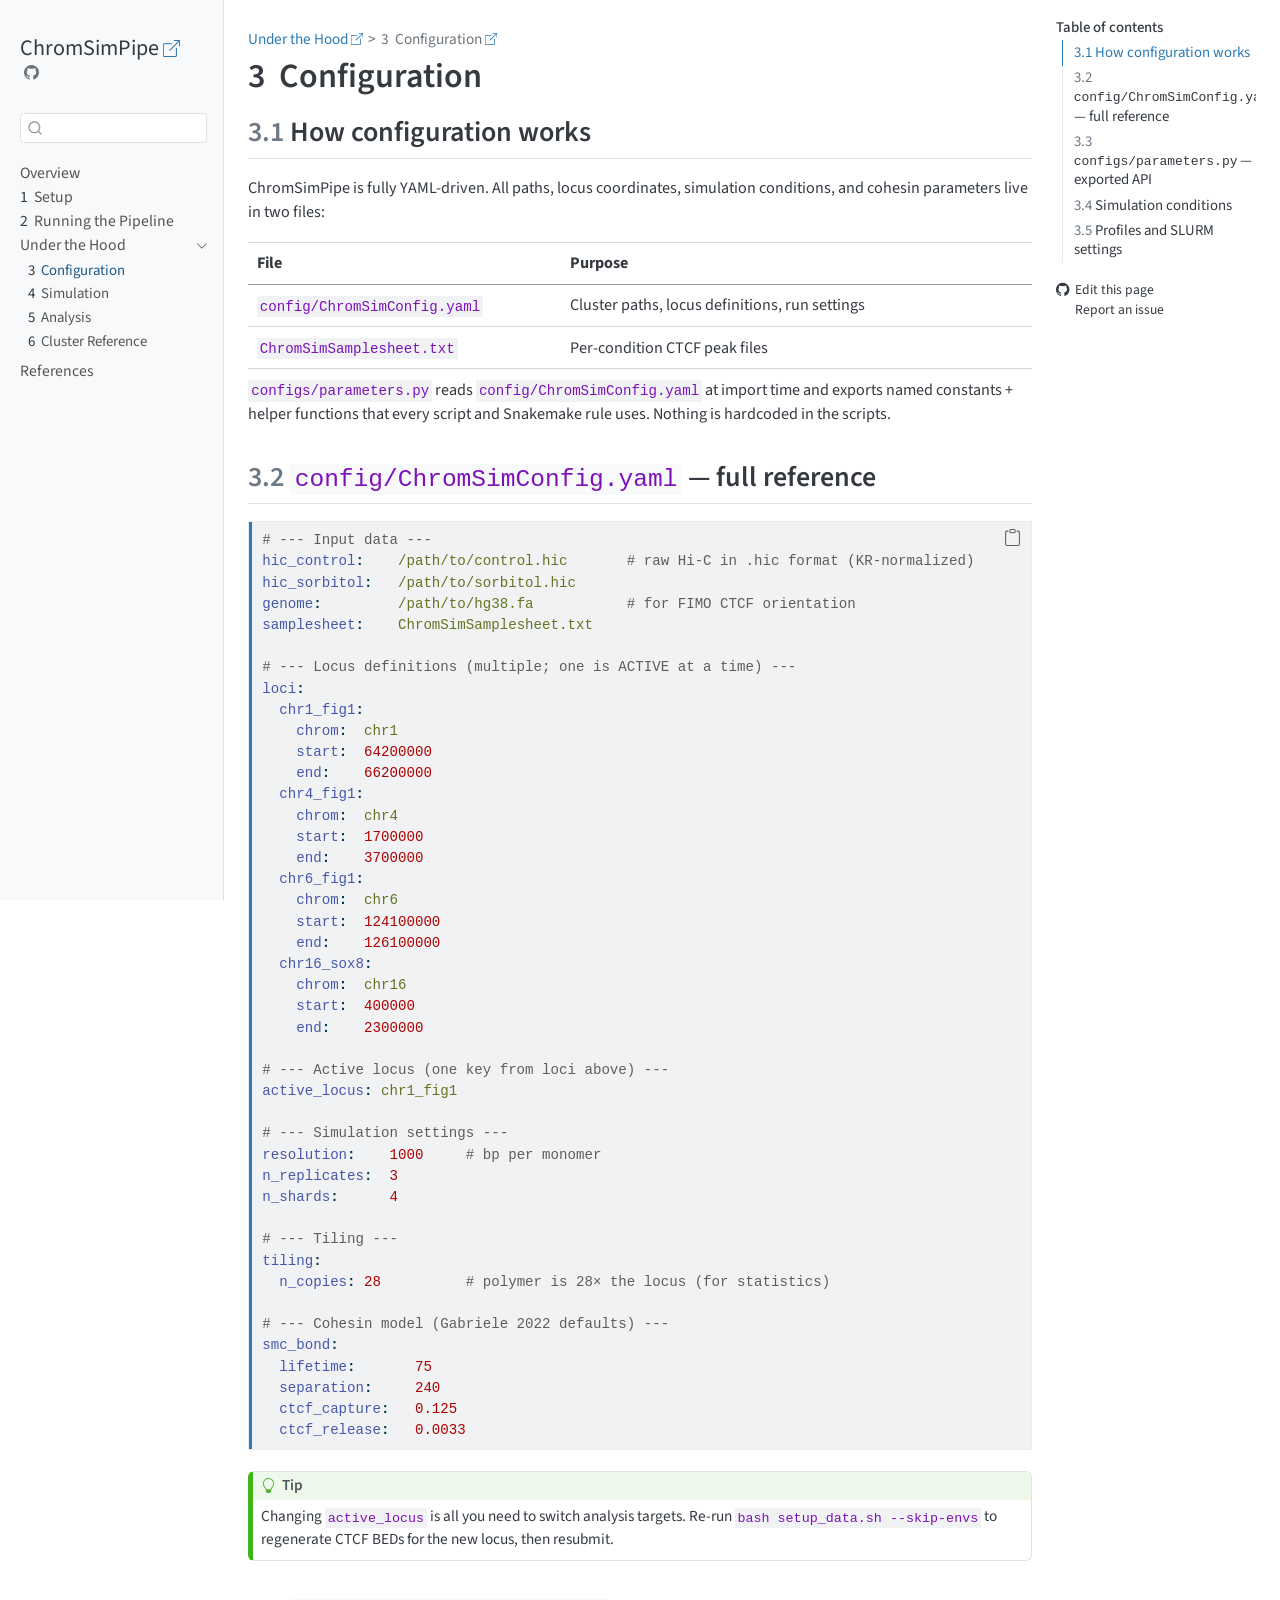
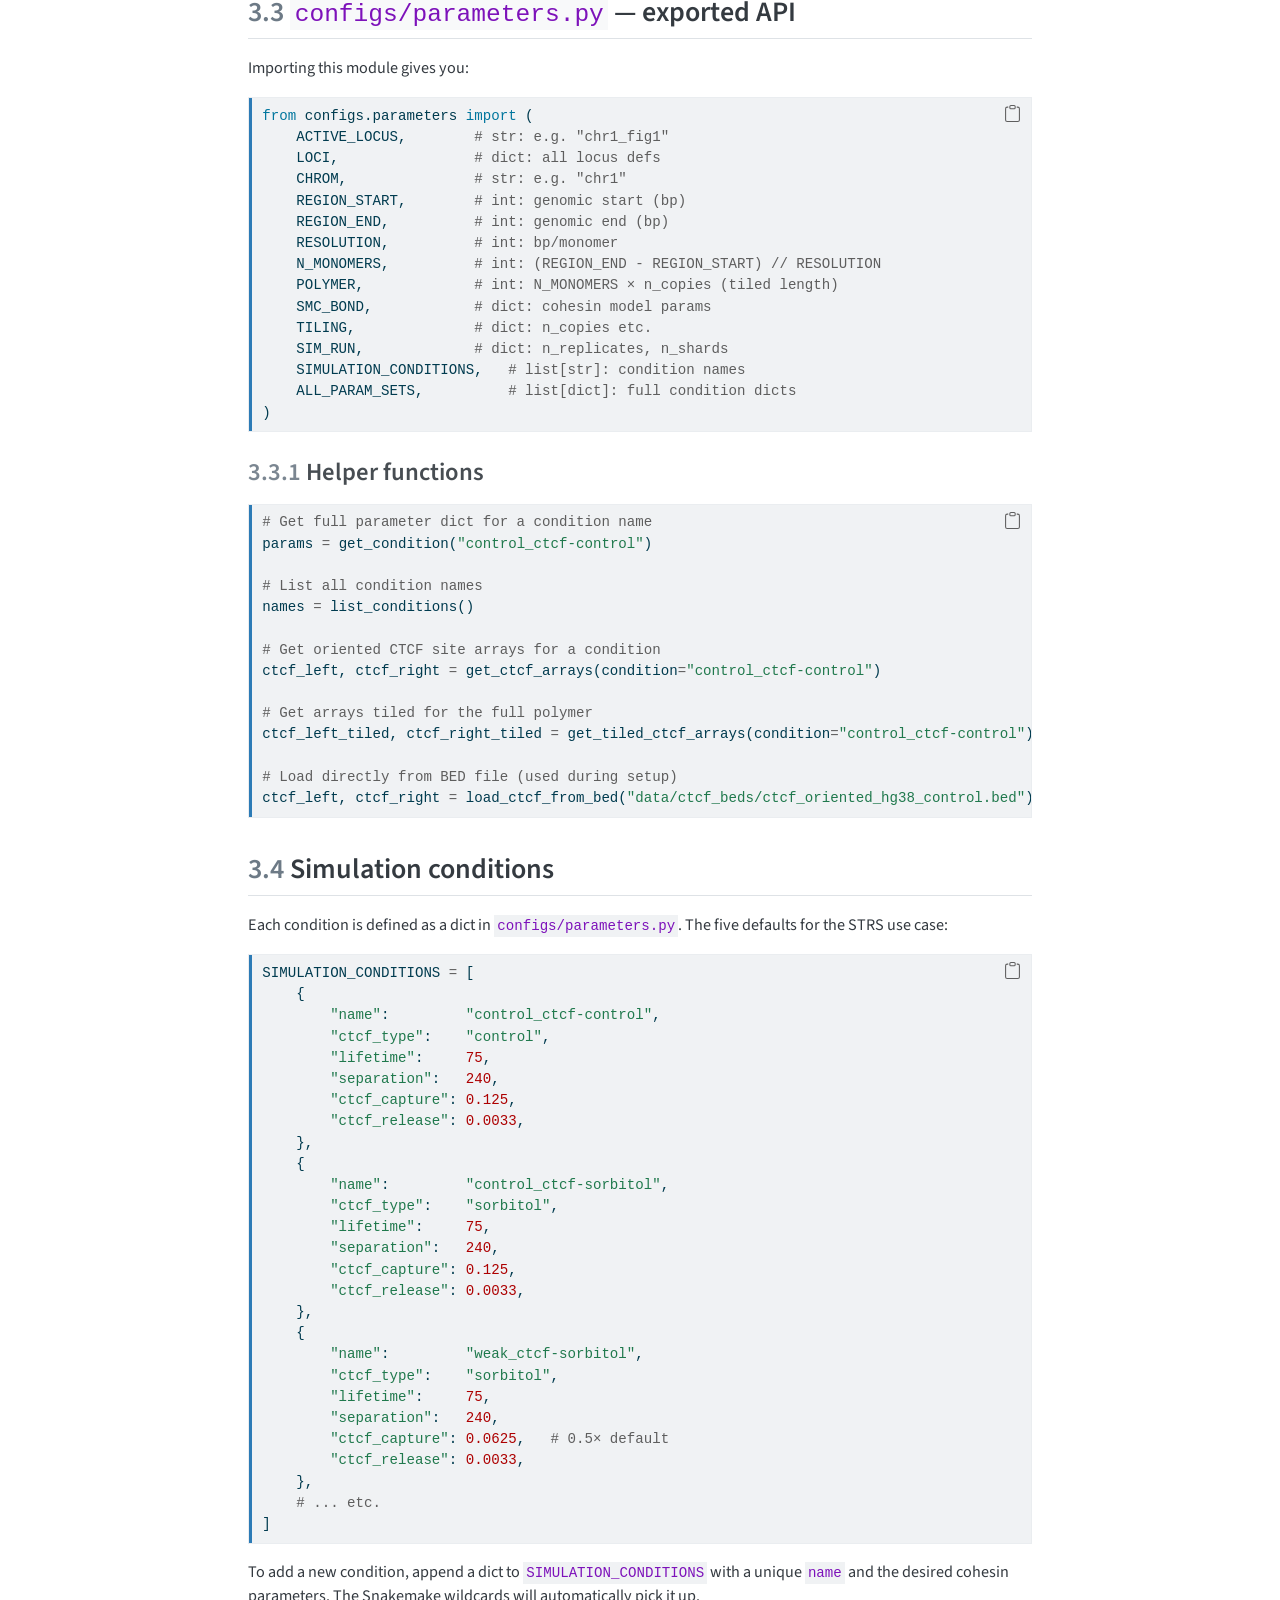
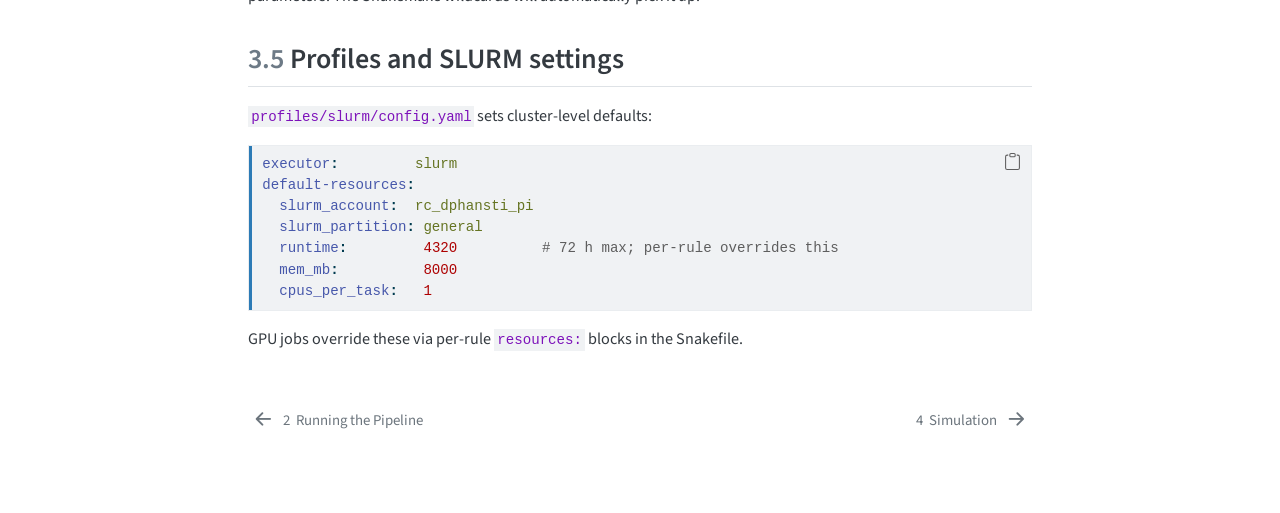
<file: configuration.html>
<!DOCTYPE html>
<html xmlns="http://www.w3.org/1999/xhtml" lang="en" xml:lang="en"><head>

<meta charset="utf-8">
<meta name="generator" content="quarto-1.9.38">

<meta name="viewport" content="width=device-width, initial-scale=1.0, user-scalable=yes">


<title>3&nbsp; Configuration – ChromSimPipe</title>
<style>
/* Default styles provided by pandoc.
** See https://pandoc.org/MANUAL.html#variables-for-html for config info.
*/
code{white-space: pre-wrap;}
span.smallcaps{font-variant: small-caps;}
div.columns{display: flex; gap: min(4vw, 1.5em);}
div.column{flex: auto; overflow-x: auto;}
div.hanging-indent{margin-left: 1.5em; text-indent: -1.5em;}
ul.task-list{list-style: none;}
ul.task-list li input[type="checkbox"] {
  width: 0.8em;
  margin: 0 0.8em 0.2em -1em; /* quarto-specific, see https://github.com/quarto-dev/quarto-cli/issues/4556 */ 
  vertical-align: middle;
}
/* CSS for syntax highlighting */
html { -webkit-text-size-adjust: 100%; }
pre > code.sourceCode { white-space: pre; position: relative; }
pre > code.sourceCode > span { display: inline-block; line-height: 1.25; }
pre > code.sourceCode > span:empty { height: 1.2em; }
.sourceCode { overflow: visible; }
code.sourceCode > span { color: inherit; text-decoration: inherit; }
div.sourceCode { margin: 1em 0; }
pre.sourceCode { margin: 0; }
@media screen {
div.sourceCode { overflow: auto; }
}
@media print {
pre > code.sourceCode { white-space: pre-wrap; }
pre > code.sourceCode > span { text-indent: -5em; padding-left: 5em; }
}
pre.numberSource code
  { counter-reset: source-line 0; }
pre.numberSource code > span
  { position: relative; left: -4em; counter-increment: source-line; }
pre.numberSource code > span > a:first-child::before
  { content: counter(source-line);
    position: relative; left: -1em; text-align: right; vertical-align: baseline;
    border: none; display: inline-block;
    -webkit-touch-callout: none; -webkit-user-select: none;
    -khtml-user-select: none; -moz-user-select: none;
    -ms-user-select: none; user-select: none;
    padding: 0 4px; width: 4em;
  }
pre.numberSource { margin-left: 3em;  padding-left: 4px; }
div.sourceCode
  {   }
@media screen {
pre > code.sourceCode > span > a:first-child::before { text-decoration: underline; }
}
</style>


<script src="site_libs/quarto-nav/quarto-nav.js"></script>
<script src="site_libs/quarto-nav/headroom.min.js"></script>
<script src="site_libs/clipboard/clipboard.min.js"></script>
<script src="site_libs/quarto-search/autocomplete.umd.js"></script>
<script src="site_libs/quarto-search/fuse.min.js"></script>
<script src="site_libs/quarto-search/quarto-search.js"></script>
<meta name="quarto:offset" content="./">
<link href="./simulation.html" rel="next">
<link href="./running.html" rel="prev">
<script src="site_libs/quarto-html/quarto.js" type="module"></script>
<script src="site_libs/quarto-html/tabsets/tabsets.js" type="module"></script>
<script src="site_libs/quarto-html/popper.min.js"></script>
<script src="site_libs/quarto-html/tippy.umd.min.js"></script>
<script src="site_libs/quarto-html/anchor.min.js"></script>
<link href="site_libs/quarto-html/tippy.css" rel="stylesheet">
<link href="site_libs/quarto-html/quarto-syntax-highlighting-15634bcf2e68342d4ad2dfa704d543f6.css" rel="stylesheet" id="quarto-text-highlighting-styles">
<script src="site_libs/bootstrap/bootstrap.min.js"></script>
<link href="site_libs/bootstrap/bootstrap-icons.css" rel="stylesheet">
<link href="site_libs/bootstrap/bootstrap-d800a0faa40030cb014b4e6d2d73d8da.min.css" rel="stylesheet" append-hash="true" id="quarto-bootstrap" data-mode="light">
<script id="quarto-search-options" type="application/json">{
  "location": "sidebar",
  "copy-button": false,
  "collapse-after": 3,
  "panel-placement": "start",
  "type": "textbox",
  "limit": 50,
  "keyboard-shortcut": [
    "f",
    "/",
    "s"
  ],
  "show-item-context": false,
  "language": {
    "search-no-results-text": "No results",
    "search-matching-documents-text": "matching documents",
    "search-copy-link-title": "Copy link to search",
    "search-hide-matches-text": "Hide additional matches",
    "search-more-match-text": "more match in this document",
    "search-more-matches-text": "more matches in this document",
    "search-clear-button-title": "Clear",
    "search-text-placeholder": "",
    "search-detached-cancel-button-title": "Cancel",
    "search-submit-button-title": "Submit",
    "search-label": "Search"
  }
}</script>
<style>html{ scroll-behavior: smooth; }</style>


</head>

<body class="nav-sidebar docked quarto-light">

<div id="quarto-search-results"></div>
  <header id="quarto-header" class="headroom fixed-top">
  <nav class="quarto-secondary-nav">
    <div class="container-fluid d-flex">
      <button type="button" class="quarto-btn-toggle btn" data-bs-toggle="collapse" role="button" data-bs-target=".quarto-sidebar-collapse-item" aria-controls="quarto-sidebar" aria-expanded="false" aria-label="Toggle sidebar navigation" onclick="if (window.quartoToggleHeadroom) { window.quartoToggleHeadroom(); }">
        <i class="bi bi-layout-text-sidebar-reverse"></i>
      </button>
        <nav class="quarto-page-breadcrumbs" aria-label="breadcrumb"><ol class="breadcrumb"><li class="breadcrumb-item"><a href="./configuration.html">Under the Hood</a></li><li class="breadcrumb-item"><a href="./configuration.html"><span class="chapter-number">3</span>&nbsp; <span class="chapter-title">Configuration</span></a></li></ol></nav>
        <a class="flex-grow-1" role="navigation" data-bs-toggle="collapse" data-bs-target=".quarto-sidebar-collapse-item" aria-controls="quarto-sidebar" aria-expanded="false" aria-label="Toggle sidebar navigation" onclick="if (window.quartoToggleHeadroom) { window.quartoToggleHeadroom(); }">      
        </a>
      <button type="button" class="btn quarto-search-button" aria-label="Search" onclick="window.quartoOpenSearch();">
        <i class="bi bi-search"></i>
      </button>
    </div>
  </nav>
</header>
<!-- content -->
<div id="quarto-content" class="quarto-container page-columns page-rows-contents page-layout-article">
<!-- sidebar -->
  <nav id="quarto-sidebar" class="sidebar collapse collapse-horizontal quarto-sidebar-collapse-item sidebar-navigation docked overflow-auto">
    <div class="pt-lg-2 mt-2 text-left sidebar-header">
    <div class="sidebar-title mb-0 py-0">
      <a href="./">ChromSimPipe</a> 
        <div class="sidebar-tools-main">
    <a href="https://github.com/jpflores-13/ChromSimPipe" title="Source Code" class="quarto-navigation-tool px-1" aria-label="Source Code"><i class="bi bi-github"></i></a>
</div>
    </div>
      </div>
        <div class="mt-2 flex-shrink-0 align-items-center">
        <div class="sidebar-search">
        <div id="quarto-search" class="" title="Search"></div>
        </div>
        </div>
    <div class="sidebar-menu-container"> 
    <ul class="list-unstyled mt-1">
        <li class="sidebar-item">
  <div class="sidebar-item-container"> 
  <a href="./index.html" class="sidebar-item-text sidebar-link">
 <span class="menu-text">Overview</span></a>
  </div>
</li>
        <li class="sidebar-item">
  <div class="sidebar-item-container"> 
  <a href="./setup.html" class="sidebar-item-text sidebar-link">
 <span class="menu-text"><span class="chapter-number">1</span>&nbsp; <span class="chapter-title">Setup</span></span></a>
  </div>
</li>
        <li class="sidebar-item">
  <div class="sidebar-item-container"> 
  <a href="./running.html" class="sidebar-item-text sidebar-link">
 <span class="menu-text"><span class="chapter-number">2</span>&nbsp; <span class="chapter-title">Running the Pipeline</span></span></a>
  </div>
</li>
        <li class="sidebar-item sidebar-item-section">
      <div class="sidebar-item-container"> 
            <a class="sidebar-item-text sidebar-link text-start" data-bs-toggle="collapse" data-bs-target="#quarto-sidebar-section-1" role="navigation" aria-expanded="true">
 <span class="menu-text">Under the Hood</span></a>
          <a class="sidebar-item-toggle text-start" data-bs-toggle="collapse" data-bs-target="#quarto-sidebar-section-1" role="navigation" aria-expanded="true" aria-label="Toggle section">
            <i class="bi bi-chevron-right ms-2"></i>
          </a> 
      </div>
      <ul id="quarto-sidebar-section-1" class="collapse list-unstyled sidebar-section depth1 show">  
          <li class="sidebar-item">
  <div class="sidebar-item-container"> 
  <a href="./configuration.html" class="sidebar-item-text sidebar-link active">
 <span class="menu-text"><span class="chapter-number">3</span>&nbsp; <span class="chapter-title">Configuration</span></span></a>
  </div>
</li>
          <li class="sidebar-item">
  <div class="sidebar-item-container"> 
  <a href="./simulation.html" class="sidebar-item-text sidebar-link">
 <span class="menu-text"><span class="chapter-number">4</span>&nbsp; <span class="chapter-title">Simulation</span></span></a>
  </div>
</li>
          <li class="sidebar-item">
  <div class="sidebar-item-container"> 
  <a href="./analysis.html" class="sidebar-item-text sidebar-link">
 <span class="menu-text"><span class="chapter-number">5</span>&nbsp; <span class="chapter-title">Analysis</span></span></a>
  </div>
</li>
          <li class="sidebar-item">
  <div class="sidebar-item-container"> 
  <a href="./cluster.html" class="sidebar-item-text sidebar-link">
 <span class="menu-text"><span class="chapter-number">6</span>&nbsp; <span class="chapter-title">Cluster Reference</span></span></a>
  </div>
</li>
      </ul>
  </li>
        <li class="sidebar-item">
  <div class="sidebar-item-container"> 
  <a href="./references.html" class="sidebar-item-text sidebar-link">
 <span class="menu-text">References</span></a>
  </div>
</li>
    </ul>
    </div>
</nav>
<div id="quarto-sidebar-glass" class="quarto-sidebar-collapse-item" data-bs-toggle="collapse" data-bs-target=".quarto-sidebar-collapse-item"></div>
<!-- margin-sidebar -->
    <div id="quarto-margin-sidebar" class="sidebar margin-sidebar">
        <nav id="TOC" role="doc-toc" class="toc-active">
    <h2 id="toc-title">Table of contents</h2>
   
  <ul>
  <li><a href="#how-configuration-works" id="toc-how-configuration-works" class="nav-link active" data-scroll-target="#how-configuration-works"><span class="header-section-number">3.1</span> How configuration works</a></li>
  <li><a href="#configchromsimconfig.yaml-full-reference" id="toc-configchromsimconfig.yaml-full-reference" class="nav-link" data-scroll-target="#configchromsimconfig.yaml-full-reference"><span class="header-section-number">3.2</span> <code>config/ChromSimConfig.yaml</code> — full reference</a></li>
  <li><a href="#configsparameters.py-exported-api" id="toc-configsparameters.py-exported-api" class="nav-link" data-scroll-target="#configsparameters.py-exported-api"><span class="header-section-number">3.3</span> <code>configs/parameters.py</code> — exported API</a>
  <ul class="collapse">
  <li><a href="#helper-functions" id="toc-helper-functions" class="nav-link" data-scroll-target="#helper-functions"><span class="header-section-number">3.3.1</span> Helper functions</a></li>
  </ul></li>
  <li><a href="#simulation-conditions" id="toc-simulation-conditions" class="nav-link" data-scroll-target="#simulation-conditions"><span class="header-section-number">3.4</span> Simulation conditions</a></li>
  <li><a href="#profiles-and-slurm-settings" id="toc-profiles-and-slurm-settings" class="nav-link" data-scroll-target="#profiles-and-slurm-settings"><span class="header-section-number">3.5</span> Profiles and SLURM settings</a></li>
  </ul>
<div class="toc-actions"><ul><li><a href="https://github.com/jpflores-13/ChromSimPipe/edit/main/configuration.qmd" class="toc-action"><i class="bi bi-github"></i>Edit this page</a></li><li><a href="https://github.com/jpflores-13/ChromSimPipe/issues/new" class="toc-action"><i class="bi empty"></i>Report an issue</a></li></ul></div></nav>
    </div>
<!-- main -->
<main class="content" id="quarto-document-content">

<header id="title-block-header" class="quarto-title-block default"><nav class="quarto-page-breadcrumbs quarto-title-breadcrumbs d-none d-lg-block" aria-label="breadcrumb"><ol class="breadcrumb"><li class="breadcrumb-item"><a href="./configuration.html">Under the Hood</a></li><li class="breadcrumb-item"><a href="./configuration.html"><span class="chapter-number">3</span>&nbsp; <span class="chapter-title">Configuration</span></a></li></ol></nav>
<div class="quarto-title">
<h1 class="title"><span class="chapter-number">3</span>&nbsp; <span class="chapter-title">Configuration</span></h1>
</div>



<div class="quarto-title-meta">

    
  
    
  </div>
  


</header>


<section id="how-configuration-works" class="level2" data-number="3.1">
<h2 data-number="3.1" class="anchored" data-anchor-id="how-configuration-works"><span class="header-section-number">3.1</span> How configuration works</h2>
<p>ChromSimPipe is fully YAML-driven. All paths, locus coordinates, simulation conditions, and cohesin parameters live in two files:</p>
<table class="caption-top table">
<colgroup>
<col style="width: 40%">
<col style="width: 60%">
</colgroup>
<thead>
<tr class="header">
<th>File</th>
<th>Purpose</th>
</tr>
</thead>
<tbody>
<tr class="odd">
<td><code>config/ChromSimConfig.yaml</code></td>
<td>Cluster paths, locus definitions, run settings</td>
</tr>
<tr class="even">
<td><code>ChromSimSamplesheet.txt</code></td>
<td>Per-condition CTCF peak files</td>
</tr>
</tbody>
</table>
<p><code>configs/parameters.py</code> reads <code>config/ChromSimConfig.yaml</code> at import time and exports named constants + helper functions that every script and Snakemake rule uses. Nothing is hardcoded in the scripts.</p>
</section>
<section id="configchromsimconfig.yaml-full-reference" class="level2" data-number="3.2">
<h2 data-number="3.2" class="anchored" data-anchor-id="configchromsimconfig.yaml-full-reference"><span class="header-section-number">3.2</span> <code>config/ChromSimConfig.yaml</code> — full reference</h2>
<div class="code-copy-outer-scaffold"><div class="sourceCode" id="cb1"><pre class="sourceCode yaml code-with-copy"><code class="sourceCode yaml"><span id="cb1-1"><a href="#cb1-1" aria-hidden="true" tabindex="-1"></a><span class="co"># --- Input data ---</span></span>
<span id="cb1-2"><a href="#cb1-2" aria-hidden="true" tabindex="-1"></a><span class="fu">hic_control</span><span class="kw">:</span><span class="at">    /path/to/control.hic</span><span class="co">       # raw Hi-C in .hic format (KR-normalized)</span></span>
<span id="cb1-3"><a href="#cb1-3" aria-hidden="true" tabindex="-1"></a><span class="fu">hic_sorbitol</span><span class="kw">:</span><span class="at">   /path/to/sorbitol.hic</span></span>
<span id="cb1-4"><a href="#cb1-4" aria-hidden="true" tabindex="-1"></a><span class="fu">genome</span><span class="kw">:</span><span class="at">         /path/to/hg38.fa</span><span class="co">           # for FIMO CTCF orientation</span></span>
<span id="cb1-5"><a href="#cb1-5" aria-hidden="true" tabindex="-1"></a><span class="fu">samplesheet</span><span class="kw">:</span><span class="at">    ChromSimSamplesheet.txt</span></span>
<span id="cb1-6"><a href="#cb1-6" aria-hidden="true" tabindex="-1"></a></span>
<span id="cb1-7"><a href="#cb1-7" aria-hidden="true" tabindex="-1"></a><span class="co"># --- Locus definitions (multiple; one is ACTIVE at a time) ---</span></span>
<span id="cb1-8"><a href="#cb1-8" aria-hidden="true" tabindex="-1"></a><span class="fu">loci</span><span class="kw">:</span></span>
<span id="cb1-9"><a href="#cb1-9" aria-hidden="true" tabindex="-1"></a><span class="at">  </span><span class="fu">chr1_fig1</span><span class="kw">:</span></span>
<span id="cb1-10"><a href="#cb1-10" aria-hidden="true" tabindex="-1"></a><span class="at">    </span><span class="fu">chrom</span><span class="kw">:</span><span class="at">  chr1</span></span>
<span id="cb1-11"><a href="#cb1-11" aria-hidden="true" tabindex="-1"></a><span class="at">    </span><span class="fu">start</span><span class="kw">:</span><span class="at">  </span><span class="dv">64200000</span></span>
<span id="cb1-12"><a href="#cb1-12" aria-hidden="true" tabindex="-1"></a><span class="at">    </span><span class="fu">end</span><span class="kw">:</span><span class="at">    </span><span class="dv">66200000</span></span>
<span id="cb1-13"><a href="#cb1-13" aria-hidden="true" tabindex="-1"></a><span class="at">  </span><span class="fu">chr4_fig1</span><span class="kw">:</span></span>
<span id="cb1-14"><a href="#cb1-14" aria-hidden="true" tabindex="-1"></a><span class="at">    </span><span class="fu">chrom</span><span class="kw">:</span><span class="at">  chr4</span></span>
<span id="cb1-15"><a href="#cb1-15" aria-hidden="true" tabindex="-1"></a><span class="at">    </span><span class="fu">start</span><span class="kw">:</span><span class="at">  </span><span class="dv">1700000</span></span>
<span id="cb1-16"><a href="#cb1-16" aria-hidden="true" tabindex="-1"></a><span class="at">    </span><span class="fu">end</span><span class="kw">:</span><span class="at">    </span><span class="dv">3700000</span></span>
<span id="cb1-17"><a href="#cb1-17" aria-hidden="true" tabindex="-1"></a><span class="at">  </span><span class="fu">chr6_fig1</span><span class="kw">:</span></span>
<span id="cb1-18"><a href="#cb1-18" aria-hidden="true" tabindex="-1"></a><span class="at">    </span><span class="fu">chrom</span><span class="kw">:</span><span class="at">  chr6</span></span>
<span id="cb1-19"><a href="#cb1-19" aria-hidden="true" tabindex="-1"></a><span class="at">    </span><span class="fu">start</span><span class="kw">:</span><span class="at">  </span><span class="dv">124100000</span></span>
<span id="cb1-20"><a href="#cb1-20" aria-hidden="true" tabindex="-1"></a><span class="at">    </span><span class="fu">end</span><span class="kw">:</span><span class="at">    </span><span class="dv">126100000</span></span>
<span id="cb1-21"><a href="#cb1-21" aria-hidden="true" tabindex="-1"></a><span class="at">  </span><span class="fu">chr16_sox8</span><span class="kw">:</span></span>
<span id="cb1-22"><a href="#cb1-22" aria-hidden="true" tabindex="-1"></a><span class="at">    </span><span class="fu">chrom</span><span class="kw">:</span><span class="at">  chr16</span></span>
<span id="cb1-23"><a href="#cb1-23" aria-hidden="true" tabindex="-1"></a><span class="at">    </span><span class="fu">start</span><span class="kw">:</span><span class="at">  </span><span class="dv">400000</span></span>
<span id="cb1-24"><a href="#cb1-24" aria-hidden="true" tabindex="-1"></a><span class="at">    </span><span class="fu">end</span><span class="kw">:</span><span class="at">    </span><span class="dv">2300000</span></span>
<span id="cb1-25"><a href="#cb1-25" aria-hidden="true" tabindex="-1"></a></span>
<span id="cb1-26"><a href="#cb1-26" aria-hidden="true" tabindex="-1"></a><span class="co"># --- Active locus (one key from loci above) ---</span></span>
<span id="cb1-27"><a href="#cb1-27" aria-hidden="true" tabindex="-1"></a><span class="fu">active_locus</span><span class="kw">:</span><span class="at"> chr1_fig1</span></span>
<span id="cb1-28"><a href="#cb1-28" aria-hidden="true" tabindex="-1"></a></span>
<span id="cb1-29"><a href="#cb1-29" aria-hidden="true" tabindex="-1"></a><span class="co"># --- Simulation settings ---</span></span>
<span id="cb1-30"><a href="#cb1-30" aria-hidden="true" tabindex="-1"></a><span class="fu">resolution</span><span class="kw">:</span><span class="at">    </span><span class="dv">1000</span><span class="co">     # bp per monomer</span></span>
<span id="cb1-31"><a href="#cb1-31" aria-hidden="true" tabindex="-1"></a><span class="fu">n_replicates</span><span class="kw">:</span><span class="at">  </span><span class="dv">3</span></span>
<span id="cb1-32"><a href="#cb1-32" aria-hidden="true" tabindex="-1"></a><span class="fu">n_shards</span><span class="kw">:</span><span class="at">      </span><span class="dv">4</span></span>
<span id="cb1-33"><a href="#cb1-33" aria-hidden="true" tabindex="-1"></a></span>
<span id="cb1-34"><a href="#cb1-34" aria-hidden="true" tabindex="-1"></a><span class="co"># --- Tiling ---</span></span>
<span id="cb1-35"><a href="#cb1-35" aria-hidden="true" tabindex="-1"></a><span class="fu">tiling</span><span class="kw">:</span></span>
<span id="cb1-36"><a href="#cb1-36" aria-hidden="true" tabindex="-1"></a><span class="at">  </span><span class="fu">n_copies</span><span class="kw">:</span><span class="at"> </span><span class="dv">28</span><span class="co">          # polymer is 28× the locus (for statistics)</span></span>
<span id="cb1-37"><a href="#cb1-37" aria-hidden="true" tabindex="-1"></a></span>
<span id="cb1-38"><a href="#cb1-38" aria-hidden="true" tabindex="-1"></a><span class="co"># --- Cohesin model (Gabriele 2022 defaults) ---</span></span>
<span id="cb1-39"><a href="#cb1-39" aria-hidden="true" tabindex="-1"></a><span class="fu">smc_bond</span><span class="kw">:</span></span>
<span id="cb1-40"><a href="#cb1-40" aria-hidden="true" tabindex="-1"></a><span class="at">  </span><span class="fu">lifetime</span><span class="kw">:</span><span class="at">       </span><span class="dv">75</span></span>
<span id="cb1-41"><a href="#cb1-41" aria-hidden="true" tabindex="-1"></a><span class="at">  </span><span class="fu">separation</span><span class="kw">:</span><span class="at">     </span><span class="dv">240</span></span>
<span id="cb1-42"><a href="#cb1-42" aria-hidden="true" tabindex="-1"></a><span class="at">  </span><span class="fu">ctcf_capture</span><span class="kw">:</span><span class="at">   </span><span class="fl">0.125</span></span>
<span id="cb1-43"><a href="#cb1-43" aria-hidden="true" tabindex="-1"></a><span class="at">  </span><span class="fu">ctcf_release</span><span class="kw">:</span><span class="at">   </span><span class="fl">0.0033</span></span></code></pre></div><button title="Copy to Clipboard" class="code-copy-button"><i class="bi"></i></button></div>
<div class="callout callout-style-default callout-tip callout-titled">
<div class="callout-header d-flex align-content-center">
<div class="callout-icon-container">
<i class="callout-icon"></i>
</div>
<div class="callout-title-container flex-fill">
Tip
</div>
</div>
<div class="callout-body-container callout-body">
<p>Changing <code>active_locus</code> is all you need to switch analysis targets. Re-run <code>bash setup_data.sh --skip-envs</code> to regenerate CTCF BEDs for the new locus, then resubmit.</p>
</div>
</div>
</section>
<section id="configsparameters.py-exported-api" class="level2" data-number="3.3">
<h2 data-number="3.3" class="anchored" data-anchor-id="configsparameters.py-exported-api"><span class="header-section-number">3.3</span> <code>configs/parameters.py</code> — exported API</h2>
<p>Importing this module gives you:</p>
<div class="code-copy-outer-scaffold"><div class="sourceCode" id="cb2"><pre class="sourceCode python code-with-copy"><code class="sourceCode python"><span id="cb2-1"><a href="#cb2-1" aria-hidden="true" tabindex="-1"></a><span class="im">from</span> configs.parameters <span class="im">import</span> (</span>
<span id="cb2-2"><a href="#cb2-2" aria-hidden="true" tabindex="-1"></a>    ACTIVE_LOCUS,        <span class="co"># str: e.g. "chr1_fig1"</span></span>
<span id="cb2-3"><a href="#cb2-3" aria-hidden="true" tabindex="-1"></a>    LOCI,                <span class="co"># dict: all locus defs</span></span>
<span id="cb2-4"><a href="#cb2-4" aria-hidden="true" tabindex="-1"></a>    CHROM,               <span class="co"># str: e.g. "chr1"</span></span>
<span id="cb2-5"><a href="#cb2-5" aria-hidden="true" tabindex="-1"></a>    REGION_START,        <span class="co"># int: genomic start (bp)</span></span>
<span id="cb2-6"><a href="#cb2-6" aria-hidden="true" tabindex="-1"></a>    REGION_END,          <span class="co"># int: genomic end (bp)</span></span>
<span id="cb2-7"><a href="#cb2-7" aria-hidden="true" tabindex="-1"></a>    RESOLUTION,          <span class="co"># int: bp/monomer</span></span>
<span id="cb2-8"><a href="#cb2-8" aria-hidden="true" tabindex="-1"></a>    N_MONOMERS,          <span class="co"># int: (REGION_END - REGION_START) // RESOLUTION</span></span>
<span id="cb2-9"><a href="#cb2-9" aria-hidden="true" tabindex="-1"></a>    POLYMER,             <span class="co"># int: N_MONOMERS × n_copies (tiled length)</span></span>
<span id="cb2-10"><a href="#cb2-10" aria-hidden="true" tabindex="-1"></a>    SMC_BOND,            <span class="co"># dict: cohesin model params</span></span>
<span id="cb2-11"><a href="#cb2-11" aria-hidden="true" tabindex="-1"></a>    TILING,              <span class="co"># dict: n_copies etc.</span></span>
<span id="cb2-12"><a href="#cb2-12" aria-hidden="true" tabindex="-1"></a>    SIM_RUN,             <span class="co"># dict: n_replicates, n_shards</span></span>
<span id="cb2-13"><a href="#cb2-13" aria-hidden="true" tabindex="-1"></a>    SIMULATION_CONDITIONS,   <span class="co"># list[str]: condition names</span></span>
<span id="cb2-14"><a href="#cb2-14" aria-hidden="true" tabindex="-1"></a>    ALL_PARAM_SETS,          <span class="co"># list[dict]: full condition dicts</span></span>
<span id="cb2-15"><a href="#cb2-15" aria-hidden="true" tabindex="-1"></a>)</span></code></pre></div><button title="Copy to Clipboard" class="code-copy-button"><i class="bi"></i></button></div>
<section id="helper-functions" class="level3" data-number="3.3.1">
<h3 data-number="3.3.1" class="anchored" data-anchor-id="helper-functions"><span class="header-section-number">3.3.1</span> Helper functions</h3>
<div class="code-copy-outer-scaffold"><div class="sourceCode" id="cb3"><pre class="sourceCode python code-with-copy"><code class="sourceCode python"><span id="cb3-1"><a href="#cb3-1" aria-hidden="true" tabindex="-1"></a><span class="co"># Get full parameter dict for a condition name</span></span>
<span id="cb3-2"><a href="#cb3-2" aria-hidden="true" tabindex="-1"></a>params <span class="op">=</span> get_condition(<span class="st">"control_ctcf-control"</span>)</span>
<span id="cb3-3"><a href="#cb3-3" aria-hidden="true" tabindex="-1"></a></span>
<span id="cb3-4"><a href="#cb3-4" aria-hidden="true" tabindex="-1"></a><span class="co"># List all condition names</span></span>
<span id="cb3-5"><a href="#cb3-5" aria-hidden="true" tabindex="-1"></a>names <span class="op">=</span> list_conditions()</span>
<span id="cb3-6"><a href="#cb3-6" aria-hidden="true" tabindex="-1"></a></span>
<span id="cb3-7"><a href="#cb3-7" aria-hidden="true" tabindex="-1"></a><span class="co"># Get oriented CTCF site arrays for a condition</span></span>
<span id="cb3-8"><a href="#cb3-8" aria-hidden="true" tabindex="-1"></a>ctcf_left, ctcf_right <span class="op">=</span> get_ctcf_arrays(condition<span class="op">=</span><span class="st">"control_ctcf-control"</span>)</span>
<span id="cb3-9"><a href="#cb3-9" aria-hidden="true" tabindex="-1"></a></span>
<span id="cb3-10"><a href="#cb3-10" aria-hidden="true" tabindex="-1"></a><span class="co"># Get arrays tiled for the full polymer</span></span>
<span id="cb3-11"><a href="#cb3-11" aria-hidden="true" tabindex="-1"></a>ctcf_left_tiled, ctcf_right_tiled <span class="op">=</span> get_tiled_ctcf_arrays(condition<span class="op">=</span><span class="st">"control_ctcf-control"</span>)</span>
<span id="cb3-12"><a href="#cb3-12" aria-hidden="true" tabindex="-1"></a></span>
<span id="cb3-13"><a href="#cb3-13" aria-hidden="true" tabindex="-1"></a><span class="co"># Load directly from BED file (used during setup)</span></span>
<span id="cb3-14"><a href="#cb3-14" aria-hidden="true" tabindex="-1"></a>ctcf_left, ctcf_right <span class="op">=</span> load_ctcf_from_bed(<span class="st">"data/ctcf_beds/ctcf_oriented_hg38_control.bed"</span>)</span></code></pre></div><button title="Copy to Clipboard" class="code-copy-button"><i class="bi"></i></button></div>
</section>
</section>
<section id="simulation-conditions" class="level2" data-number="3.4">
<h2 data-number="3.4" class="anchored" data-anchor-id="simulation-conditions"><span class="header-section-number">3.4</span> Simulation conditions</h2>
<p>Each condition is defined as a dict in <code>configs/parameters.py</code>. The five defaults for the STRS use case:</p>
<div class="code-copy-outer-scaffold"><div class="sourceCode" id="cb4"><pre class="sourceCode python code-with-copy"><code class="sourceCode python"><span id="cb4-1"><a href="#cb4-1" aria-hidden="true" tabindex="-1"></a>SIMULATION_CONDITIONS <span class="op">=</span> [</span>
<span id="cb4-2"><a href="#cb4-2" aria-hidden="true" tabindex="-1"></a>    {</span>
<span id="cb4-3"><a href="#cb4-3" aria-hidden="true" tabindex="-1"></a>        <span class="st">"name"</span>:         <span class="st">"control_ctcf-control"</span>,</span>
<span id="cb4-4"><a href="#cb4-4" aria-hidden="true" tabindex="-1"></a>        <span class="st">"ctcf_type"</span>:    <span class="st">"control"</span>,</span>
<span id="cb4-5"><a href="#cb4-5" aria-hidden="true" tabindex="-1"></a>        <span class="st">"lifetime"</span>:     <span class="dv">75</span>,</span>
<span id="cb4-6"><a href="#cb4-6" aria-hidden="true" tabindex="-1"></a>        <span class="st">"separation"</span>:   <span class="dv">240</span>,</span>
<span id="cb4-7"><a href="#cb4-7" aria-hidden="true" tabindex="-1"></a>        <span class="st">"ctcf_capture"</span>: <span class="fl">0.125</span>,</span>
<span id="cb4-8"><a href="#cb4-8" aria-hidden="true" tabindex="-1"></a>        <span class="st">"ctcf_release"</span>: <span class="fl">0.0033</span>,</span>
<span id="cb4-9"><a href="#cb4-9" aria-hidden="true" tabindex="-1"></a>    },</span>
<span id="cb4-10"><a href="#cb4-10" aria-hidden="true" tabindex="-1"></a>    {</span>
<span id="cb4-11"><a href="#cb4-11" aria-hidden="true" tabindex="-1"></a>        <span class="st">"name"</span>:         <span class="st">"control_ctcf-sorbitol"</span>,</span>
<span id="cb4-12"><a href="#cb4-12" aria-hidden="true" tabindex="-1"></a>        <span class="st">"ctcf_type"</span>:    <span class="st">"sorbitol"</span>,</span>
<span id="cb4-13"><a href="#cb4-13" aria-hidden="true" tabindex="-1"></a>        <span class="st">"lifetime"</span>:     <span class="dv">75</span>,</span>
<span id="cb4-14"><a href="#cb4-14" aria-hidden="true" tabindex="-1"></a>        <span class="st">"separation"</span>:   <span class="dv">240</span>,</span>
<span id="cb4-15"><a href="#cb4-15" aria-hidden="true" tabindex="-1"></a>        <span class="st">"ctcf_capture"</span>: <span class="fl">0.125</span>,</span>
<span id="cb4-16"><a href="#cb4-16" aria-hidden="true" tabindex="-1"></a>        <span class="st">"ctcf_release"</span>: <span class="fl">0.0033</span>,</span>
<span id="cb4-17"><a href="#cb4-17" aria-hidden="true" tabindex="-1"></a>    },</span>
<span id="cb4-18"><a href="#cb4-18" aria-hidden="true" tabindex="-1"></a>    {</span>
<span id="cb4-19"><a href="#cb4-19" aria-hidden="true" tabindex="-1"></a>        <span class="st">"name"</span>:         <span class="st">"weak_ctcf-sorbitol"</span>,</span>
<span id="cb4-20"><a href="#cb4-20" aria-hidden="true" tabindex="-1"></a>        <span class="st">"ctcf_type"</span>:    <span class="st">"sorbitol"</span>,</span>
<span id="cb4-21"><a href="#cb4-21" aria-hidden="true" tabindex="-1"></a>        <span class="st">"lifetime"</span>:     <span class="dv">75</span>,</span>
<span id="cb4-22"><a href="#cb4-22" aria-hidden="true" tabindex="-1"></a>        <span class="st">"separation"</span>:   <span class="dv">240</span>,</span>
<span id="cb4-23"><a href="#cb4-23" aria-hidden="true" tabindex="-1"></a>        <span class="st">"ctcf_capture"</span>: <span class="fl">0.0625</span>,   <span class="co"># 0.5× default</span></span>
<span id="cb4-24"><a href="#cb4-24" aria-hidden="true" tabindex="-1"></a>        <span class="st">"ctcf_release"</span>: <span class="fl">0.0033</span>,</span>
<span id="cb4-25"><a href="#cb4-25" aria-hidden="true" tabindex="-1"></a>    },</span>
<span id="cb4-26"><a href="#cb4-26" aria-hidden="true" tabindex="-1"></a>    <span class="co"># ... etc.</span></span>
<span id="cb4-27"><a href="#cb4-27" aria-hidden="true" tabindex="-1"></a>]</span></code></pre></div><button title="Copy to Clipboard" class="code-copy-button"><i class="bi"></i></button></div>
<p>To add a new condition, append a dict to <code>SIMULATION_CONDITIONS</code> with a unique <code>name</code> and the desired cohesin parameters. The Snakemake wildcards will automatically pick it up.</p>
</section>
<section id="profiles-and-slurm-settings" class="level2" data-number="3.5">
<h2 data-number="3.5" class="anchored" data-anchor-id="profiles-and-slurm-settings"><span class="header-section-number">3.5</span> Profiles and SLURM settings</h2>
<p><code>profiles/slurm/config.yaml</code> sets cluster-level defaults:</p>
<div class="code-copy-outer-scaffold"><div class="sourceCode" id="cb5"><pre class="sourceCode yaml code-with-copy"><code class="sourceCode yaml"><span id="cb5-1"><a href="#cb5-1" aria-hidden="true" tabindex="-1"></a><span class="fu">executor</span><span class="kw">:</span><span class="at">         slurm</span></span>
<span id="cb5-2"><a href="#cb5-2" aria-hidden="true" tabindex="-1"></a><span class="fu">default-resources</span><span class="kw">:</span></span>
<span id="cb5-3"><a href="#cb5-3" aria-hidden="true" tabindex="-1"></a><span class="at">  </span><span class="fu">slurm_account</span><span class="kw">:</span><span class="at">  rc_dphansti_pi</span></span>
<span id="cb5-4"><a href="#cb5-4" aria-hidden="true" tabindex="-1"></a><span class="at">  </span><span class="fu">slurm_partition</span><span class="kw">:</span><span class="at"> general</span></span>
<span id="cb5-5"><a href="#cb5-5" aria-hidden="true" tabindex="-1"></a><span class="at">  </span><span class="fu">runtime</span><span class="kw">:</span><span class="at">         </span><span class="dv">4320</span><span class="co">          # 72 h max; per-rule overrides this</span></span>
<span id="cb5-6"><a href="#cb5-6" aria-hidden="true" tabindex="-1"></a><span class="at">  </span><span class="fu">mem_mb</span><span class="kw">:</span><span class="at">          </span><span class="dv">8000</span></span>
<span id="cb5-7"><a href="#cb5-7" aria-hidden="true" tabindex="-1"></a><span class="at">  </span><span class="fu">cpus_per_task</span><span class="kw">:</span><span class="at">   </span><span class="dv">1</span></span></code></pre></div><button title="Copy to Clipboard" class="code-copy-button"><i class="bi"></i></button></div>
<p>GPU jobs override these via per-rule <code>resources:</code> blocks in the Snakefile.</p>


</section>

</main> <!-- /main -->
<script id="quarto-html-after-body" type="application/javascript">
  window.document.addEventListener("DOMContentLoaded", function (event) {
    const icon = "";
    const anchorJS = new window.AnchorJS();
    anchorJS.options = {
      placement: 'right',
      icon: icon
    };
    anchorJS.add('.anchored');
    const isCodeAnnotation = (el) => {
      for (const clz of el.classList) {
        if (clz.startsWith('code-annotation-')) {                     
          return true;
        }
      }
      return false;
    }
    const onCopySuccess = function(e) {
      // button target
      const button = e.trigger;
      // don't keep focus
      button.blur();
      // flash "checked"
      button.classList.add('code-copy-button-checked');
      var currentTitle = button.getAttribute("title");
      button.setAttribute("title", "Copied!");
      let tooltip;
      if (window.bootstrap) {
        button.setAttribute("data-bs-toggle", "tooltip");
        button.setAttribute("data-bs-placement", "left");
        button.setAttribute("data-bs-title", "Copied!");
        tooltip = new bootstrap.Tooltip(button, 
          { trigger: "manual", 
            customClass: "code-copy-button-tooltip",
            offset: [0, -8]});
        tooltip.show();    
      }
      setTimeout(function() {
        if (tooltip) {
          tooltip.hide();
          button.removeAttribute("data-bs-title");
          button.removeAttribute("data-bs-toggle");
          button.removeAttribute("data-bs-placement");
        }
        button.setAttribute("title", currentTitle);
        button.classList.remove('code-copy-button-checked');
      }, 1000);
      // clear code selection
      e.clearSelection();
    }
    const getTextToCopy = function(trigger) {
      const outerScaffold = trigger.parentElement.cloneNode(true);
      const codeEl = outerScaffold.querySelector('code');
      for (const childEl of codeEl.children) {
        if (isCodeAnnotation(childEl)) {
          childEl.remove();
        }
      }
      return codeEl.innerText;
    }
    const clipboard = new window.ClipboardJS('.code-copy-button:not([data-in-quarto-modal])', {
      text: getTextToCopy
    });
    clipboard.on('success', onCopySuccess);
    if (window.document.getElementById('quarto-embedded-source-code-modal')) {
      const clipboardModal = new window.ClipboardJS('.code-copy-button[data-in-quarto-modal]', {
        text: getTextToCopy,
        container: window.document.getElementById('quarto-embedded-source-code-modal')
      });
      clipboardModal.on('success', onCopySuccess);
    }
      var localhostRegex = new RegExp(/^(?:http|https):\/\/localhost\:?[0-9]*\//);
      var mailtoRegex = new RegExp(/^mailto:/);
        var filterRegex = new RegExp("https:\/\/jpflores-13\.github\.io\/ChromSimPipe");
      var isInternal = (href) => {
          return filterRegex.test(href) || localhostRegex.test(href) || mailtoRegex.test(href);
      }
      // Inspect non-navigation links and adorn them if external
     var links = window.document.querySelectorAll('a[href]:not(.nav-link):not(.navbar-brand):not(.toc-action):not(.sidebar-link):not(.sidebar-item-toggle):not(.pagination-link):not(.no-external):not([aria-hidden]):not(.dropdown-item):not(.quarto-navigation-tool):not(.about-link)');
      for (var i=0; i<links.length; i++) {
        const link = links[i];
        if (!isInternal(link.href)) {
          // undo the damage that might have been done by quarto-nav.js in the case of
          // links that we want to consider external
          if (link.dataset.originalHref !== undefined) {
            link.href = link.dataset.originalHref;
          }
            // target, if specified
            link.setAttribute("target", "_blank");
            if (link.getAttribute("rel") === null) {
              link.setAttribute("rel", "noopener");
            }
            // default icon
            link.classList.add("external");
        }
      }
    function tippyHover(el, contentFn, onTriggerFn, onUntriggerFn) {
      const config = {
        allowHTML: true,
        maxWidth: 500,
        delay: 100,
        arrow: false,
        appendTo: function(el) {
            return el.parentElement;
        },
        interactive: true,
        interactiveBorder: 10,
        theme: 'quarto',
        placement: 'bottom-start',
      };
      if (contentFn) {
        config.content = contentFn;
      }
      if (onTriggerFn) {
        config.onTrigger = onTriggerFn;
      }
      if (onUntriggerFn) {
        config.onUntrigger = onUntriggerFn;
      }
      window.tippy(el, config); 
    }
    const noterefs = window.document.querySelectorAll('a[role="doc-noteref"]');
    for (var i=0; i<noterefs.length; i++) {
      const ref = noterefs[i];
      tippyHover(ref, function() {
        // use id or data attribute instead here
        let href = ref.getAttribute('data-footnote-href') || ref.getAttribute('href');
        try { href = new URL(href).hash; } catch {}
        const id = href.replace(/^#\/?/, "");
        const note = window.document.getElementById(id);
        if (note) {
          return note.innerHTML;
        } else {
          return "";
        }
      });
    }
    const xrefs = window.document.querySelectorAll('a.quarto-xref');
    const processXRef = (id, note) => {
      // Strip column container classes
      const stripColumnClz = (el) => {
        el.classList.remove("page-full", "page-columns");
        if (el.children) {
          for (const child of el.children) {
            stripColumnClz(child);
          }
        }
      }
      stripColumnClz(note)
      if (id === null || id.startsWith('sec-')) {
        // Special case sections, only their first couple elements
        const container = document.createElement("div");
        if (note.children && note.children.length > 2) {
          container.appendChild(note.children[0].cloneNode(true));
          for (let i = 1; i < note.children.length; i++) {
            const child = note.children[i];
            if (child.tagName === "P" && child.innerText === "") {
              continue;
            } else {
              container.appendChild(child.cloneNode(true));
              break;
            }
          }
          if (window.Quarto?.typesetMath) {
            window.Quarto.typesetMath(container);
          }
          return container.innerHTML
        } else {
          if (window.Quarto?.typesetMath) {
            window.Quarto.typesetMath(note);
          }
          return note.innerHTML;
        }
      } else {
        // Remove any anchor links if they are present
        const anchorLink = note.querySelector('a.anchorjs-link');
        if (anchorLink) {
          anchorLink.remove();
        }
        if (window.Quarto?.typesetMath) {
          window.Quarto.typesetMath(note);
        }
        if (note.classList.contains("callout")) {
          return note.outerHTML;
        } else {
          return note.innerHTML;
        }
      }
    }
    for (var i=0; i<xrefs.length; i++) {
      const xref = xrefs[i];
      tippyHover(xref, undefined, function(instance) {
        instance.disable();
        let url = xref.getAttribute('href');
        let hash = undefined; 
        if (url.startsWith('#')) {
          hash = url;
        } else {
          try { hash = new URL(url).hash; } catch {}
        }
        if (hash) {
          const id = hash.replace(/^#\/?/, "");
          const note = window.document.getElementById(id);
          if (note !== null) {
            try {
              const html = processXRef(id, note.cloneNode(true));
              instance.setContent(html);
            } finally {
              instance.enable();
              instance.show();
            }
          } else {
            // See if we can fetch this
            fetch(url.split('#')[0])
            .then(res => res.text())
            .then(html => {
              const parser = new DOMParser();
              const htmlDoc = parser.parseFromString(html, "text/html");
              const note = htmlDoc.getElementById(id);
              if (note !== null) {
                const html = processXRef(id, note);
                instance.setContent(html);
              } 
            }).finally(() => {
              instance.enable();
              instance.show();
            });
          }
        } else {
          // See if we can fetch a full url (with no hash to target)
          // This is a special case and we should probably do some content thinning / targeting
          fetch(url)
          .then(res => res.text())
          .then(html => {
            const parser = new DOMParser();
            const htmlDoc = parser.parseFromString(html, "text/html");
            const note = htmlDoc.querySelector('main.content');
            if (note !== null) {
              // This should only happen for chapter cross references
              // (since there is no id in the URL)
              // remove the first header
              if (note.children.length > 0 && note.children[0].tagName === "HEADER") {
                note.children[0].remove();
              }
              const html = processXRef(null, note);
              instance.setContent(html);
            } 
          }).finally(() => {
            instance.enable();
            instance.show();
          });
        }
      }, function(instance) {
      });
    }
        let selectedAnnoteEl;
        const selectorForAnnotation = ( cell, annotation) => {
          let cellAttr = 'data-code-cell="' + cell + '"';
          let lineAttr = 'data-code-annotation="' +  annotation + '"';
          const selector = 'span[' + cellAttr + '][' + lineAttr + ']';
          return selector;
        }
        const selectCodeLines = (annoteEl) => {
          const doc = window.document;
          const targetCell = annoteEl.getAttribute("data-target-cell");
          const targetAnnotation = annoteEl.getAttribute("data-target-annotation");
          const annoteSpan = window.document.querySelector(selectorForAnnotation(targetCell, targetAnnotation));
          const lines = annoteSpan.getAttribute("data-code-lines").split(",");
          const lineIds = lines.map((line) => {
            return targetCell + "-" + line;
          })
          let top = null;
          let height = null;
          let parent = null;
          if (lineIds.length > 0) {
              //compute the position of the single el (top and bottom and make a div)
              const el = window.document.getElementById(lineIds[0]);
              top = el.offsetTop;
              height = el.offsetHeight;
              parent = el.parentElement.parentElement;
            if (lineIds.length > 1) {
              const lastEl = window.document.getElementById(lineIds[lineIds.length - 1]);
              const bottom = lastEl.offsetTop + lastEl.offsetHeight;
              height = bottom - top;
            }
            if (top !== null && height !== null && parent !== null) {
              // cook up a div (if necessary) and position it 
              let div = window.document.getElementById("code-annotation-line-highlight");
              if (div === null) {
                div = window.document.createElement("div");
                div.setAttribute("id", "code-annotation-line-highlight");
                div.style.position = 'absolute';
                parent.appendChild(div);
              }
              div.style.top = top - 2 + "px";
              div.style.height = height + 4 + "px";
              div.style.left = 0;
              let gutterDiv = window.document.getElementById("code-annotation-line-highlight-gutter");
              if (gutterDiv === null) {
                gutterDiv = window.document.createElement("div");
                gutterDiv.setAttribute("id", "code-annotation-line-highlight-gutter");
                gutterDiv.style.position = 'absolute';
                const codeCell = window.document.getElementById(targetCell);
                const gutter = codeCell.querySelector('.code-annotation-gutter');
                gutter.appendChild(gutterDiv);
              }
              gutterDiv.style.top = top - 2 + "px";
              gutterDiv.style.height = height + 4 + "px";
            }
            selectedAnnoteEl = annoteEl;
          }
        };
        const unselectCodeLines = () => {
          const elementsIds = ["code-annotation-line-highlight", "code-annotation-line-highlight-gutter"];
          elementsIds.forEach((elId) => {
            const div = window.document.getElementById(elId);
            if (div) {
              div.remove();
            }
          });
          selectedAnnoteEl = undefined;
        };
          // Handle positioning of the toggle
      window.addEventListener(
        "resize",
        throttle(() => {
          elRect = undefined;
          if (selectedAnnoteEl) {
            selectCodeLines(selectedAnnoteEl);
          }
        }, 10)
      );
      function throttle(fn, ms) {
      let throttle = false;
      let timer;
        return (...args) => {
          if(!throttle) { // first call gets through
              fn.apply(this, args);
              throttle = true;
          } else { // all the others get throttled
              if(timer) clearTimeout(timer); // cancel #2
              timer = setTimeout(() => {
                fn.apply(this, args);
                timer = throttle = false;
              }, ms);
          }
        };
      }
        // Attach click handler to the DT
        const annoteDls = window.document.querySelectorAll('dt[data-target-cell]');
        for (const annoteDlNode of annoteDls) {
          annoteDlNode.addEventListener('click', (event) => {
            const clickedEl = event.target;
            if (clickedEl !== selectedAnnoteEl) {
              unselectCodeLines();
              const activeEl = window.document.querySelector('dt[data-target-cell].code-annotation-active');
              if (activeEl) {
                activeEl.classList.remove('code-annotation-active');
              }
              selectCodeLines(clickedEl);
              clickedEl.classList.add('code-annotation-active');
            } else {
              // Unselect the line
              unselectCodeLines();
              clickedEl.classList.remove('code-annotation-active');
            }
          });
        }
    const findCites = (el) => {
      const parentEl = el.parentElement;
      if (parentEl) {
        const cites = parentEl.dataset.cites;
        if (cites) {
          return {
            el,
            cites: cites.split(' ')
          };
        } else {
          return findCites(el.parentElement)
        }
      } else {
        return undefined;
      }
    };
    var bibliorefs = window.document.querySelectorAll('a[role="doc-biblioref"]');
    for (var i=0; i<bibliorefs.length; i++) {
      const ref = bibliorefs[i];
      const citeInfo = findCites(ref);
      if (citeInfo) {
        tippyHover(citeInfo.el, function() {
          var popup = window.document.createElement('div');
          citeInfo.cites.forEach(function(cite) {
            var citeDiv = window.document.createElement('div');
            citeDiv.classList.add('hanging-indent');
            citeDiv.classList.add('csl-entry');
            var biblioDiv = window.document.getElementById('ref-' + cite);
            if (biblioDiv) {
              citeDiv.innerHTML = biblioDiv.innerHTML;
            }
            popup.appendChild(citeDiv);
          });
          return popup.innerHTML;
        });
      }
    }
  });
  </script>
<nav class="page-navigation">
  <div class="nav-page nav-page-previous">
      <a href="./running.html" class="pagination-link" aria-label="Running the Pipeline">
        <i class="bi bi-arrow-left-short"></i> <span class="nav-page-text"><span class="chapter-number">2</span>&nbsp; <span class="chapter-title">Running the Pipeline</span></span>
      </a>          
  </div>
  <div class="nav-page nav-page-next">
      <a href="./simulation.html" class="pagination-link" aria-label="Simulation">
        <span class="nav-page-text"><span class="chapter-number">4</span>&nbsp; <span class="chapter-title">Simulation</span></span> <i class="bi bi-arrow-right-short"></i>
      </a>
  </div>
</nav>
</div> <!-- /content -->




<footer class="footer"><div class="nav-footer"><div class="nav-footer-center"><div class="toc-actions d-sm-block d-md-none"><ul><li><a href="https://github.com/jpflores-13/ChromSimPipe/edit/main/configuration.qmd" class="toc-action"><i class="bi bi-github"></i>Edit this page</a></li><li><a href="https://github.com/jpflores-13/ChromSimPipe/issues/new" class="toc-action"><i class="bi empty"></i>Report an issue</a></li></ul></div></div></div></footer><script src="site_libs/quarto-html/zenscroll-min.js"></script>
</body></html>
</file>
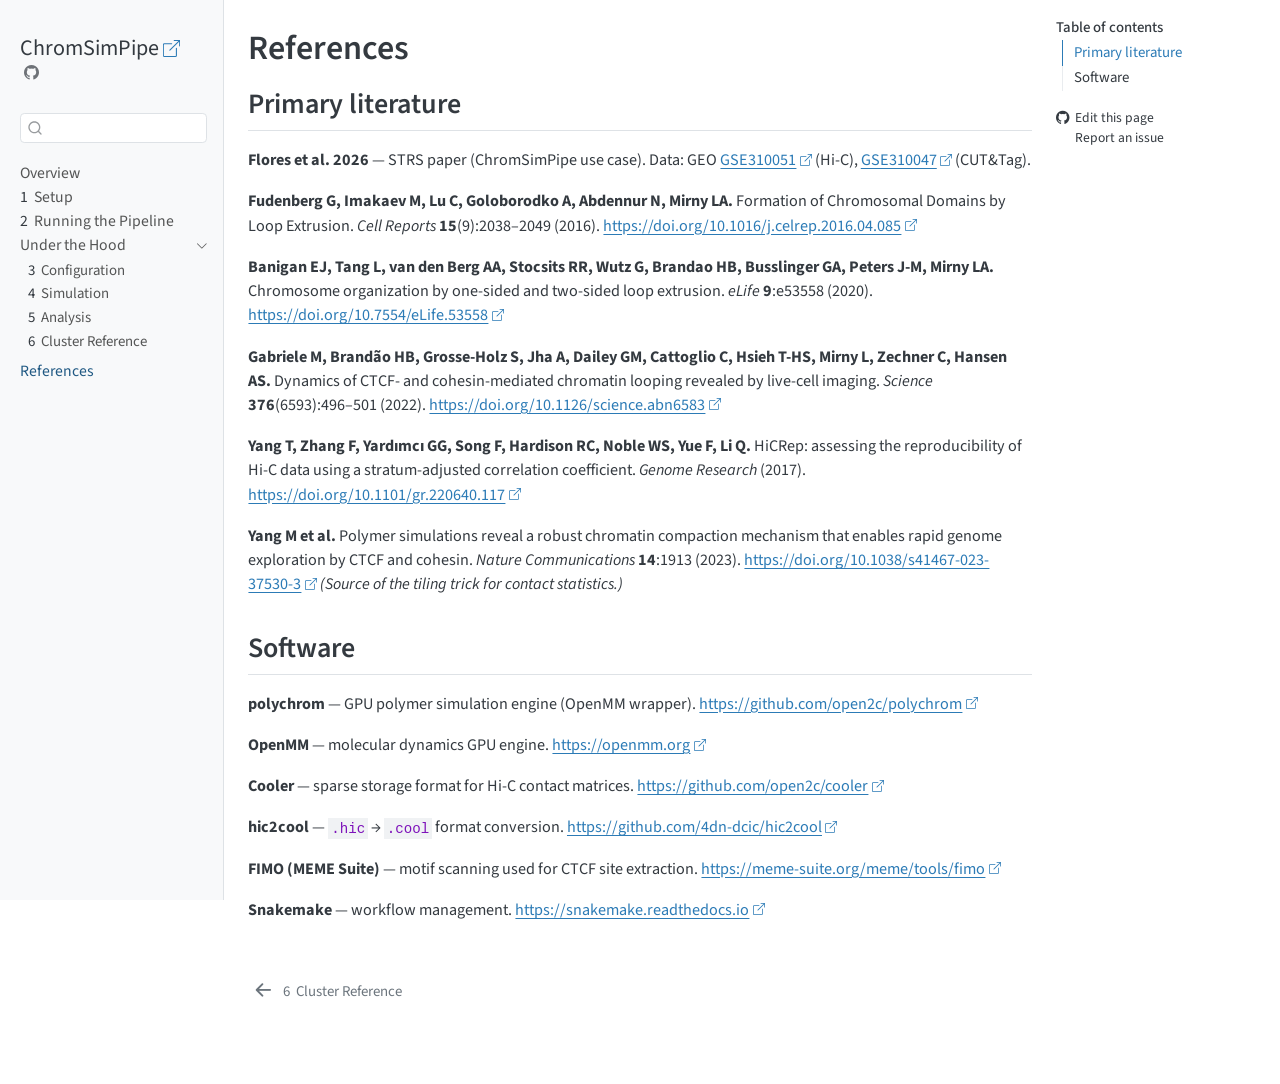
<file: references.html>
<!DOCTYPE html>
<html xmlns="http://www.w3.org/1999/xhtml" lang="en" xml:lang="en"><head>

<meta charset="utf-8">
<meta name="generator" content="quarto-1.9.38">

<meta name="viewport" content="width=device-width, initial-scale=1.0, user-scalable=yes">


<title>References – ChromSimPipe</title>
<style>
/* Default styles provided by pandoc.
** See https://pandoc.org/MANUAL.html#variables-for-html for config info.
*/
code{white-space: pre-wrap;}
span.smallcaps{font-variant: small-caps;}
div.columns{display: flex; gap: min(4vw, 1.5em);}
div.column{flex: auto; overflow-x: auto;}
div.hanging-indent{margin-left: 1.5em; text-indent: -1.5em;}
ul.task-list{list-style: none;}
ul.task-list li input[type="checkbox"] {
  width: 0.8em;
  margin: 0 0.8em 0.2em -1em; /* quarto-specific, see https://github.com/quarto-dev/quarto-cli/issues/4556 */ 
  vertical-align: middle;
}
</style>


<script src="site_libs/quarto-nav/quarto-nav.js"></script>
<script src="site_libs/quarto-nav/headroom.min.js"></script>
<script src="site_libs/clipboard/clipboard.min.js"></script>
<script src="site_libs/quarto-search/autocomplete.umd.js"></script>
<script src="site_libs/quarto-search/fuse.min.js"></script>
<script src="site_libs/quarto-search/quarto-search.js"></script>
<meta name="quarto:offset" content="./">
<link href="./cluster.html" rel="prev">
<script src="site_libs/quarto-html/quarto.js" type="module"></script>
<script src="site_libs/quarto-html/tabsets/tabsets.js" type="module"></script>
<script src="site_libs/quarto-html/popper.min.js"></script>
<script src="site_libs/quarto-html/tippy.umd.min.js"></script>
<script src="site_libs/quarto-html/anchor.min.js"></script>
<link href="site_libs/quarto-html/tippy.css" rel="stylesheet">
<link href="site_libs/quarto-html/quarto-syntax-highlighting-15634bcf2e68342d4ad2dfa704d543f6.css" rel="stylesheet" id="quarto-text-highlighting-styles">
<script src="site_libs/bootstrap/bootstrap.min.js"></script>
<link href="site_libs/bootstrap/bootstrap-icons.css" rel="stylesheet">
<link href="site_libs/bootstrap/bootstrap-d800a0faa40030cb014b4e6d2d73d8da.min.css" rel="stylesheet" append-hash="true" id="quarto-bootstrap" data-mode="light">
<script id="quarto-search-options" type="application/json">{
  "location": "sidebar",
  "copy-button": false,
  "collapse-after": 3,
  "panel-placement": "start",
  "type": "textbox",
  "limit": 50,
  "keyboard-shortcut": [
    "f",
    "/",
    "s"
  ],
  "show-item-context": false,
  "language": {
    "search-no-results-text": "No results",
    "search-matching-documents-text": "matching documents",
    "search-copy-link-title": "Copy link to search",
    "search-hide-matches-text": "Hide additional matches",
    "search-more-match-text": "more match in this document",
    "search-more-matches-text": "more matches in this document",
    "search-clear-button-title": "Clear",
    "search-text-placeholder": "",
    "search-detached-cancel-button-title": "Cancel",
    "search-submit-button-title": "Submit",
    "search-label": "Search"
  }
}</script>
<style>html{ scroll-behavior: smooth; }</style>


</head>

<body class="nav-sidebar docked quarto-light">

<div id="quarto-search-results"></div>
  <header id="quarto-header" class="headroom fixed-top">
  <nav class="quarto-secondary-nav">
    <div class="container-fluid d-flex">
      <button type="button" class="quarto-btn-toggle btn" data-bs-toggle="collapse" role="button" data-bs-target=".quarto-sidebar-collapse-item" aria-controls="quarto-sidebar" aria-expanded="false" aria-label="Toggle sidebar navigation" onclick="if (window.quartoToggleHeadroom) { window.quartoToggleHeadroom(); }">
        <i class="bi bi-layout-text-sidebar-reverse"></i>
      </button>
        <nav class="quarto-page-breadcrumbs" aria-label="breadcrumb"><ol class="breadcrumb"><li class="breadcrumb-item"><a href="./references.html">References</a></li></ol></nav>
        <a class="flex-grow-1" role="navigation" data-bs-toggle="collapse" data-bs-target=".quarto-sidebar-collapse-item" aria-controls="quarto-sidebar" aria-expanded="false" aria-label="Toggle sidebar navigation" onclick="if (window.quartoToggleHeadroom) { window.quartoToggleHeadroom(); }">      
        </a>
      <button type="button" class="btn quarto-search-button" aria-label="Search" onclick="window.quartoOpenSearch();">
        <i class="bi bi-search"></i>
      </button>
    </div>
  </nav>
</header>
<!-- content -->
<div id="quarto-content" class="quarto-container page-columns page-rows-contents page-layout-article">
<!-- sidebar -->
  <nav id="quarto-sidebar" class="sidebar collapse collapse-horizontal quarto-sidebar-collapse-item sidebar-navigation docked overflow-auto">
    <div class="pt-lg-2 mt-2 text-left sidebar-header">
    <div class="sidebar-title mb-0 py-0">
      <a href="./">ChromSimPipe</a> 
        <div class="sidebar-tools-main">
    <a href="https://github.com/jpflores-13/ChromSimPipe" title="Source Code" class="quarto-navigation-tool px-1" aria-label="Source Code"><i class="bi bi-github"></i></a>
</div>
    </div>
      </div>
        <div class="mt-2 flex-shrink-0 align-items-center">
        <div class="sidebar-search">
        <div id="quarto-search" class="" title="Search"></div>
        </div>
        </div>
    <div class="sidebar-menu-container"> 
    <ul class="list-unstyled mt-1">
        <li class="sidebar-item">
  <div class="sidebar-item-container"> 
  <a href="./index.html" class="sidebar-item-text sidebar-link">
 <span class="menu-text">Overview</span></a>
  </div>
</li>
        <li class="sidebar-item">
  <div class="sidebar-item-container"> 
  <a href="./setup.html" class="sidebar-item-text sidebar-link">
 <span class="menu-text"><span class="chapter-number">1</span>&nbsp; <span class="chapter-title">Setup</span></span></a>
  </div>
</li>
        <li class="sidebar-item">
  <div class="sidebar-item-container"> 
  <a href="./running.html" class="sidebar-item-text sidebar-link">
 <span class="menu-text"><span class="chapter-number">2</span>&nbsp; <span class="chapter-title">Running the Pipeline</span></span></a>
  </div>
</li>
        <li class="sidebar-item sidebar-item-section">
      <div class="sidebar-item-container"> 
            <a class="sidebar-item-text sidebar-link text-start" data-bs-toggle="collapse" data-bs-target="#quarto-sidebar-section-1" role="navigation" aria-expanded="true">
 <span class="menu-text">Under the Hood</span></a>
          <a class="sidebar-item-toggle text-start" data-bs-toggle="collapse" data-bs-target="#quarto-sidebar-section-1" role="navigation" aria-expanded="true" aria-label="Toggle section">
            <i class="bi bi-chevron-right ms-2"></i>
          </a> 
      </div>
      <ul id="quarto-sidebar-section-1" class="collapse list-unstyled sidebar-section depth1 show">  
          <li class="sidebar-item">
  <div class="sidebar-item-container"> 
  <a href="./configuration.html" class="sidebar-item-text sidebar-link">
 <span class="menu-text"><span class="chapter-number">3</span>&nbsp; <span class="chapter-title">Configuration</span></span></a>
  </div>
</li>
          <li class="sidebar-item">
  <div class="sidebar-item-container"> 
  <a href="./simulation.html" class="sidebar-item-text sidebar-link">
 <span class="menu-text"><span class="chapter-number">4</span>&nbsp; <span class="chapter-title">Simulation</span></span></a>
  </div>
</li>
          <li class="sidebar-item">
  <div class="sidebar-item-container"> 
  <a href="./analysis.html" class="sidebar-item-text sidebar-link">
 <span class="menu-text"><span class="chapter-number">5</span>&nbsp; <span class="chapter-title">Analysis</span></span></a>
  </div>
</li>
          <li class="sidebar-item">
  <div class="sidebar-item-container"> 
  <a href="./cluster.html" class="sidebar-item-text sidebar-link">
 <span class="menu-text"><span class="chapter-number">6</span>&nbsp; <span class="chapter-title">Cluster Reference</span></span></a>
  </div>
</li>
      </ul>
  </li>
        <li class="sidebar-item">
  <div class="sidebar-item-container"> 
  <a href="./references.html" class="sidebar-item-text sidebar-link active">
 <span class="menu-text">References</span></a>
  </div>
</li>
    </ul>
    </div>
</nav>
<div id="quarto-sidebar-glass" class="quarto-sidebar-collapse-item" data-bs-toggle="collapse" data-bs-target=".quarto-sidebar-collapse-item"></div>
<!-- margin-sidebar -->
    <div id="quarto-margin-sidebar" class="sidebar margin-sidebar">
        <nav id="TOC" role="doc-toc" class="toc-active">
    <h2 id="toc-title">Table of contents</h2>
   
  <ul>
  <li><a href="#primary-literature" id="toc-primary-literature" class="nav-link active" data-scroll-target="#primary-literature">Primary literature</a></li>
  <li><a href="#software" id="toc-software" class="nav-link" data-scroll-target="#software">Software</a></li>
  </ul>
<div class="toc-actions"><ul><li><a href="https://github.com/jpflores-13/ChromSimPipe/edit/main/references.qmd" class="toc-action"><i class="bi bi-github"></i>Edit this page</a></li><li><a href="https://github.com/jpflores-13/ChromSimPipe/issues/new" class="toc-action"><i class="bi empty"></i>Report an issue</a></li></ul></div></nav>
    </div>
<!-- main -->
<main class="content" id="quarto-document-content">

<header id="title-block-header" class="quarto-title-block default">
<div class="quarto-title">
<h1 class="title">References</h1>
</div>



<div class="quarto-title-meta">

    
  
    
  </div>
  


</header>


<section id="primary-literature" class="level2">
<h2 class="anchored" data-anchor-id="primary-literature">Primary literature</h2>
<p><strong>Flores et al.&nbsp;2026</strong> — STRS paper (ChromSimPipe use case). Data: GEO <a href="https://www.ncbi.nlm.nih.gov/geo/query/acc.cgi?acc=GSE310051">GSE310051</a> (Hi-C), <a href="https://www.ncbi.nlm.nih.gov/geo/query/acc.cgi?acc=GSE310047">GSE310047</a> (CUT&amp;Tag).</p>
<p><strong>Fudenberg G, Imakaev M, Lu C, Goloborodko A, Abdennur N, Mirny LA.</strong> Formation of Chromosomal Domains by Loop Extrusion. <em>Cell Reports</em> <strong>15</strong>(9):2038–2049 (2016). <a href="https://doi.org/10.1016/j.celrep.2016.04.085" class="uri">https://doi.org/10.1016/j.celrep.2016.04.085</a></p>
<p><strong>Banigan EJ, Tang L, van den Berg AA, Stocsits RR, Wutz G, Brandao HB, Busslinger GA, Peters J-M, Mirny LA.</strong> Chromosome organization by one-sided and two-sided loop extrusion. <em>eLife</em> <strong>9</strong>:e53558 (2020). <a href="https://doi.org/10.7554/eLife.53558" class="uri">https://doi.org/10.7554/eLife.53558</a></p>
<p><strong>Gabriele M, Brandão HB, Grosse-Holz S, Jha A, Dailey GM, Cattoglio C, Hsieh T-HS, Mirny L, Zechner C, Hansen AS.</strong> Dynamics of CTCF- and cohesin-mediated chromatin looping revealed by live-cell imaging. <em>Science</em> <strong>376</strong>(6593):496–501 (2022). <a href="https://doi.org/10.1126/science.abn6583" class="uri">https://doi.org/10.1126/science.abn6583</a></p>
<p><strong>Yang T, Zhang F, Yardımcı GG, Song F, Hardison RC, Noble WS, Yue F, Li Q.</strong> HiCRep: assessing the reproducibility of Hi-C data using a stratum-adjusted correlation coefficient. <em>Genome Research</em> (2017). <a href="https://doi.org/10.1101/gr.220640.117" class="uri">https://doi.org/10.1101/gr.220640.117</a></p>
<p><strong>Yang M et al.</strong> Polymer simulations reveal a robust chromatin compaction mechanism that enables rapid genome exploration by CTCF and cohesin. <em>Nature Communications</em> <strong>14</strong>:1913 (2023). <a href="https://doi.org/10.1038/s41467-023-37530-3" class="uri">https://doi.org/10.1038/s41467-023-37530-3</a> <em>(Source of the tiling trick for contact statistics.)</em></p>
</section>
<section id="software" class="level2">
<h2 class="anchored" data-anchor-id="software">Software</h2>
<p><strong>polychrom</strong> — GPU polymer simulation engine (OpenMM wrapper). <a href="https://github.com/open2c/polychrom" class="uri">https://github.com/open2c/polychrom</a></p>
<p><strong>OpenMM</strong> — molecular dynamics GPU engine. <a href="https://openmm.org" class="uri">https://openmm.org</a></p>
<p><strong>Cooler</strong> — sparse storage format for Hi-C contact matrices. <a href="https://github.com/open2c/cooler" class="uri">https://github.com/open2c/cooler</a></p>
<p><strong>hic2cool</strong> — <code>.hic</code> → <code>.cool</code> format conversion. <a href="https://github.com/4dn-dcic/hic2cool" class="uri">https://github.com/4dn-dcic/hic2cool</a></p>
<p><strong>FIMO (MEME Suite)</strong> — motif scanning used for CTCF site extraction. <a href="https://meme-suite.org/meme/tools/fimo" class="uri">https://meme-suite.org/meme/tools/fimo</a></p>
<p><strong>Snakemake</strong> — workflow management. <a href="https://snakemake.readthedocs.io" class="uri">https://snakemake.readthedocs.io</a></p>


</section>

</main> <!-- /main -->
<script id="quarto-html-after-body" type="application/javascript">
  window.document.addEventListener("DOMContentLoaded", function (event) {
    const icon = "";
    const anchorJS = new window.AnchorJS();
    anchorJS.options = {
      placement: 'right',
      icon: icon
    };
    anchorJS.add('.anchored');
    const isCodeAnnotation = (el) => {
      for (const clz of el.classList) {
        if (clz.startsWith('code-annotation-')) {                     
          return true;
        }
      }
      return false;
    }
    const onCopySuccess = function(e) {
      // button target
      const button = e.trigger;
      // don't keep focus
      button.blur();
      // flash "checked"
      button.classList.add('code-copy-button-checked');
      var currentTitle = button.getAttribute("title");
      button.setAttribute("title", "Copied!");
      let tooltip;
      if (window.bootstrap) {
        button.setAttribute("data-bs-toggle", "tooltip");
        button.setAttribute("data-bs-placement", "left");
        button.setAttribute("data-bs-title", "Copied!");
        tooltip = new bootstrap.Tooltip(button, 
          { trigger: "manual", 
            customClass: "code-copy-button-tooltip",
            offset: [0, -8]});
        tooltip.show();    
      }
      setTimeout(function() {
        if (tooltip) {
          tooltip.hide();
          button.removeAttribute("data-bs-title");
          button.removeAttribute("data-bs-toggle");
          button.removeAttribute("data-bs-placement");
        }
        button.setAttribute("title", currentTitle);
        button.classList.remove('code-copy-button-checked');
      }, 1000);
      // clear code selection
      e.clearSelection();
    }
    const getTextToCopy = function(trigger) {
      const outerScaffold = trigger.parentElement.cloneNode(true);
      const codeEl = outerScaffold.querySelector('code');
      for (const childEl of codeEl.children) {
        if (isCodeAnnotation(childEl)) {
          childEl.remove();
        }
      }
      return codeEl.innerText;
    }
    const clipboard = new window.ClipboardJS('.code-copy-button:not([data-in-quarto-modal])', {
      text: getTextToCopy
    });
    clipboard.on('success', onCopySuccess);
    if (window.document.getElementById('quarto-embedded-source-code-modal')) {
      const clipboardModal = new window.ClipboardJS('.code-copy-button[data-in-quarto-modal]', {
        text: getTextToCopy,
        container: window.document.getElementById('quarto-embedded-source-code-modal')
      });
      clipboardModal.on('success', onCopySuccess);
    }
      var localhostRegex = new RegExp(/^(?:http|https):\/\/localhost\:?[0-9]*\//);
      var mailtoRegex = new RegExp(/^mailto:/);
        var filterRegex = new RegExp("https:\/\/jpflores-13\.github\.io\/ChromSimPipe");
      var isInternal = (href) => {
          return filterRegex.test(href) || localhostRegex.test(href) || mailtoRegex.test(href);
      }
      // Inspect non-navigation links and adorn them if external
     var links = window.document.querySelectorAll('a[href]:not(.nav-link):not(.navbar-brand):not(.toc-action):not(.sidebar-link):not(.sidebar-item-toggle):not(.pagination-link):not(.no-external):not([aria-hidden]):not(.dropdown-item):not(.quarto-navigation-tool):not(.about-link)');
      for (var i=0; i<links.length; i++) {
        const link = links[i];
        if (!isInternal(link.href)) {
          // undo the damage that might have been done by quarto-nav.js in the case of
          // links that we want to consider external
          if (link.dataset.originalHref !== undefined) {
            link.href = link.dataset.originalHref;
          }
            // target, if specified
            link.setAttribute("target", "_blank");
            if (link.getAttribute("rel") === null) {
              link.setAttribute("rel", "noopener");
            }
            // default icon
            link.classList.add("external");
        }
      }
    function tippyHover(el, contentFn, onTriggerFn, onUntriggerFn) {
      const config = {
        allowHTML: true,
        maxWidth: 500,
        delay: 100,
        arrow: false,
        appendTo: function(el) {
            return el.parentElement;
        },
        interactive: true,
        interactiveBorder: 10,
        theme: 'quarto',
        placement: 'bottom-start',
      };
      if (contentFn) {
        config.content = contentFn;
      }
      if (onTriggerFn) {
        config.onTrigger = onTriggerFn;
      }
      if (onUntriggerFn) {
        config.onUntrigger = onUntriggerFn;
      }
      window.tippy(el, config); 
    }
    const noterefs = window.document.querySelectorAll('a[role="doc-noteref"]');
    for (var i=0; i<noterefs.length; i++) {
      const ref = noterefs[i];
      tippyHover(ref, function() {
        // use id or data attribute instead here
        let href = ref.getAttribute('data-footnote-href') || ref.getAttribute('href');
        try { href = new URL(href).hash; } catch {}
        const id = href.replace(/^#\/?/, "");
        const note = window.document.getElementById(id);
        if (note) {
          return note.innerHTML;
        } else {
          return "";
        }
      });
    }
    const xrefs = window.document.querySelectorAll('a.quarto-xref');
    const processXRef = (id, note) => {
      // Strip column container classes
      const stripColumnClz = (el) => {
        el.classList.remove("page-full", "page-columns");
        if (el.children) {
          for (const child of el.children) {
            stripColumnClz(child);
          }
        }
      }
      stripColumnClz(note)
      if (id === null || id.startsWith('sec-')) {
        // Special case sections, only their first couple elements
        const container = document.createElement("div");
        if (note.children && note.children.length > 2) {
          container.appendChild(note.children[0].cloneNode(true));
          for (let i = 1; i < note.children.length; i++) {
            const child = note.children[i];
            if (child.tagName === "P" && child.innerText === "") {
              continue;
            } else {
              container.appendChild(child.cloneNode(true));
              break;
            }
          }
          if (window.Quarto?.typesetMath) {
            window.Quarto.typesetMath(container);
          }
          return container.innerHTML
        } else {
          if (window.Quarto?.typesetMath) {
            window.Quarto.typesetMath(note);
          }
          return note.innerHTML;
        }
      } else {
        // Remove any anchor links if they are present
        const anchorLink = note.querySelector('a.anchorjs-link');
        if (anchorLink) {
          anchorLink.remove();
        }
        if (window.Quarto?.typesetMath) {
          window.Quarto.typesetMath(note);
        }
        if (note.classList.contains("callout")) {
          return note.outerHTML;
        } else {
          return note.innerHTML;
        }
      }
    }
    for (var i=0; i<xrefs.length; i++) {
      const xref = xrefs[i];
      tippyHover(xref, undefined, function(instance) {
        instance.disable();
        let url = xref.getAttribute('href');
        let hash = undefined; 
        if (url.startsWith('#')) {
          hash = url;
        } else {
          try { hash = new URL(url).hash; } catch {}
        }
        if (hash) {
          const id = hash.replace(/^#\/?/, "");
          const note = window.document.getElementById(id);
          if (note !== null) {
            try {
              const html = processXRef(id, note.cloneNode(true));
              instance.setContent(html);
            } finally {
              instance.enable();
              instance.show();
            }
          } else {
            // See if we can fetch this
            fetch(url.split('#')[0])
            .then(res => res.text())
            .then(html => {
              const parser = new DOMParser();
              const htmlDoc = parser.parseFromString(html, "text/html");
              const note = htmlDoc.getElementById(id);
              if (note !== null) {
                const html = processXRef(id, note);
                instance.setContent(html);
              } 
            }).finally(() => {
              instance.enable();
              instance.show();
            });
          }
        } else {
          // See if we can fetch a full url (with no hash to target)
          // This is a special case and we should probably do some content thinning / targeting
          fetch(url)
          .then(res => res.text())
          .then(html => {
            const parser = new DOMParser();
            const htmlDoc = parser.parseFromString(html, "text/html");
            const note = htmlDoc.querySelector('main.content');
            if (note !== null) {
              // This should only happen for chapter cross references
              // (since there is no id in the URL)
              // remove the first header
              if (note.children.length > 0 && note.children[0].tagName === "HEADER") {
                note.children[0].remove();
              }
              const html = processXRef(null, note);
              instance.setContent(html);
            } 
          }).finally(() => {
            instance.enable();
            instance.show();
          });
        }
      }, function(instance) {
      });
    }
        let selectedAnnoteEl;
        const selectorForAnnotation = ( cell, annotation) => {
          let cellAttr = 'data-code-cell="' + cell + '"';
          let lineAttr = 'data-code-annotation="' +  annotation + '"';
          const selector = 'span[' + cellAttr + '][' + lineAttr + ']';
          return selector;
        }
        const selectCodeLines = (annoteEl) => {
          const doc = window.document;
          const targetCell = annoteEl.getAttribute("data-target-cell");
          const targetAnnotation = annoteEl.getAttribute("data-target-annotation");
          const annoteSpan = window.document.querySelector(selectorForAnnotation(targetCell, targetAnnotation));
          const lines = annoteSpan.getAttribute("data-code-lines").split(",");
          const lineIds = lines.map((line) => {
            return targetCell + "-" + line;
          })
          let top = null;
          let height = null;
          let parent = null;
          if (lineIds.length > 0) {
              //compute the position of the single el (top and bottom and make a div)
              const el = window.document.getElementById(lineIds[0]);
              top = el.offsetTop;
              height = el.offsetHeight;
              parent = el.parentElement.parentElement;
            if (lineIds.length > 1) {
              const lastEl = window.document.getElementById(lineIds[lineIds.length - 1]);
              const bottom = lastEl.offsetTop + lastEl.offsetHeight;
              height = bottom - top;
            }
            if (top !== null && height !== null && parent !== null) {
              // cook up a div (if necessary) and position it 
              let div = window.document.getElementById("code-annotation-line-highlight");
              if (div === null) {
                div = window.document.createElement("div");
                div.setAttribute("id", "code-annotation-line-highlight");
                div.style.position = 'absolute';
                parent.appendChild(div);
              }
              div.style.top = top - 2 + "px";
              div.style.height = height + 4 + "px";
              div.style.left = 0;
              let gutterDiv = window.document.getElementById("code-annotation-line-highlight-gutter");
              if (gutterDiv === null) {
                gutterDiv = window.document.createElement("div");
                gutterDiv.setAttribute("id", "code-annotation-line-highlight-gutter");
                gutterDiv.style.position = 'absolute';
                const codeCell = window.document.getElementById(targetCell);
                const gutter = codeCell.querySelector('.code-annotation-gutter');
                gutter.appendChild(gutterDiv);
              }
              gutterDiv.style.top = top - 2 + "px";
              gutterDiv.style.height = height + 4 + "px";
            }
            selectedAnnoteEl = annoteEl;
          }
        };
        const unselectCodeLines = () => {
          const elementsIds = ["code-annotation-line-highlight", "code-annotation-line-highlight-gutter"];
          elementsIds.forEach((elId) => {
            const div = window.document.getElementById(elId);
            if (div) {
              div.remove();
            }
          });
          selectedAnnoteEl = undefined;
        };
          // Handle positioning of the toggle
      window.addEventListener(
        "resize",
        throttle(() => {
          elRect = undefined;
          if (selectedAnnoteEl) {
            selectCodeLines(selectedAnnoteEl);
          }
        }, 10)
      );
      function throttle(fn, ms) {
      let throttle = false;
      let timer;
        return (...args) => {
          if(!throttle) { // first call gets through
              fn.apply(this, args);
              throttle = true;
          } else { // all the others get throttled
              if(timer) clearTimeout(timer); // cancel #2
              timer = setTimeout(() => {
                fn.apply(this, args);
                timer = throttle = false;
              }, ms);
          }
        };
      }
        // Attach click handler to the DT
        const annoteDls = window.document.querySelectorAll('dt[data-target-cell]');
        for (const annoteDlNode of annoteDls) {
          annoteDlNode.addEventListener('click', (event) => {
            const clickedEl = event.target;
            if (clickedEl !== selectedAnnoteEl) {
              unselectCodeLines();
              const activeEl = window.document.querySelector('dt[data-target-cell].code-annotation-active');
              if (activeEl) {
                activeEl.classList.remove('code-annotation-active');
              }
              selectCodeLines(clickedEl);
              clickedEl.classList.add('code-annotation-active');
            } else {
              // Unselect the line
              unselectCodeLines();
              clickedEl.classList.remove('code-annotation-active');
            }
          });
        }
    const findCites = (el) => {
      const parentEl = el.parentElement;
      if (parentEl) {
        const cites = parentEl.dataset.cites;
        if (cites) {
          return {
            el,
            cites: cites.split(' ')
          };
        } else {
          return findCites(el.parentElement)
        }
      } else {
        return undefined;
      }
    };
    var bibliorefs = window.document.querySelectorAll('a[role="doc-biblioref"]');
    for (var i=0; i<bibliorefs.length; i++) {
      const ref = bibliorefs[i];
      const citeInfo = findCites(ref);
      if (citeInfo) {
        tippyHover(citeInfo.el, function() {
          var popup = window.document.createElement('div');
          citeInfo.cites.forEach(function(cite) {
            var citeDiv = window.document.createElement('div');
            citeDiv.classList.add('hanging-indent');
            citeDiv.classList.add('csl-entry');
            var biblioDiv = window.document.getElementById('ref-' + cite);
            if (biblioDiv) {
              citeDiv.innerHTML = biblioDiv.innerHTML;
            }
            popup.appendChild(citeDiv);
          });
          return popup.innerHTML;
        });
      }
    }
  });
  </script>
<nav class="page-navigation">
  <div class="nav-page nav-page-previous">
      <a href="./cluster.html" class="pagination-link" aria-label="Cluster Reference">
        <i class="bi bi-arrow-left-short"></i> <span class="nav-page-text"><span class="chapter-number">6</span>&nbsp; <span class="chapter-title">Cluster Reference</span></span>
      </a>          
  </div>
  <div class="nav-page nav-page-next">
  </div>
</nav>
</div> <!-- /content -->




<footer class="footer"><div class="nav-footer"><div class="nav-footer-center"><div class="toc-actions d-sm-block d-md-none"><ul><li><a href="https://github.com/jpflores-13/ChromSimPipe/edit/main/references.qmd" class="toc-action"><i class="bi bi-github"></i>Edit this page</a></li><li><a href="https://github.com/jpflores-13/ChromSimPipe/issues/new" class="toc-action"><i class="bi empty"></i>Report an issue</a></li></ul></div></div></div></footer><script src="site_libs/quarto-html/zenscroll-min.js"></script>
</body></html>
</file>
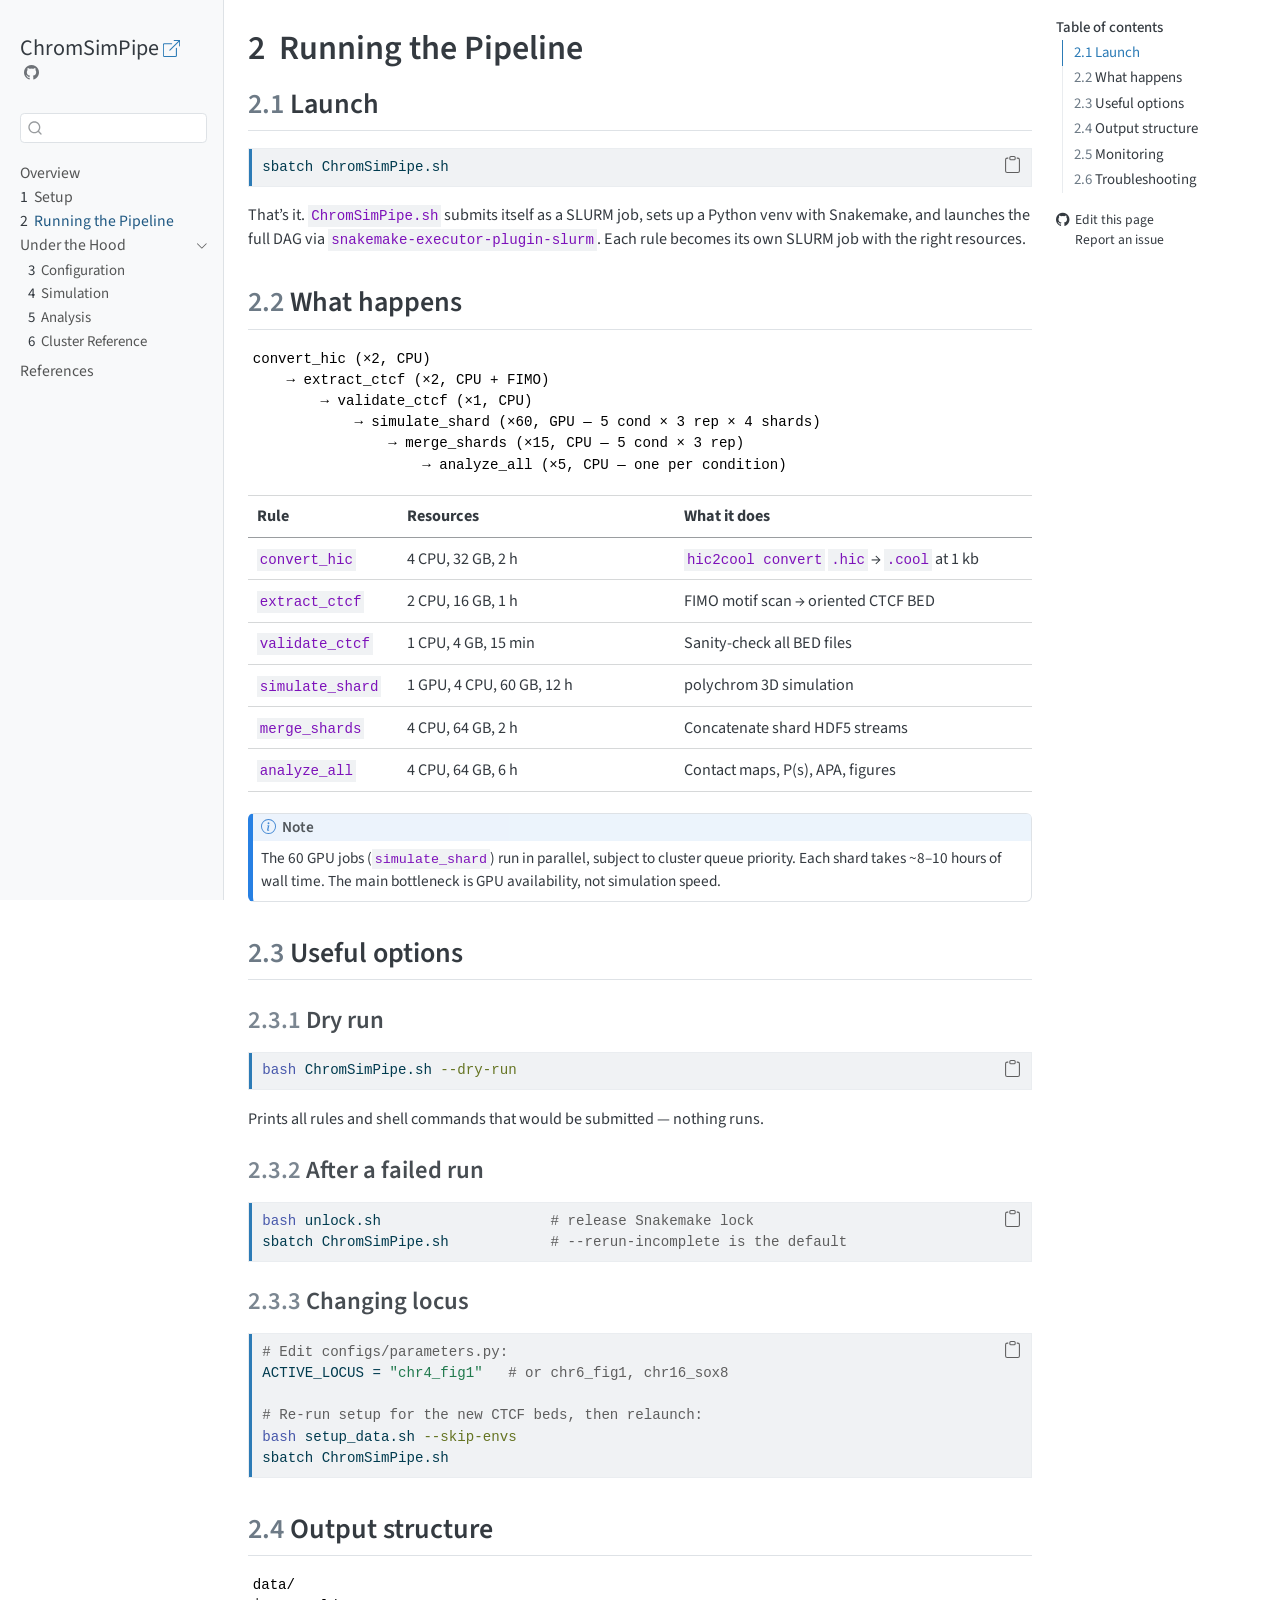
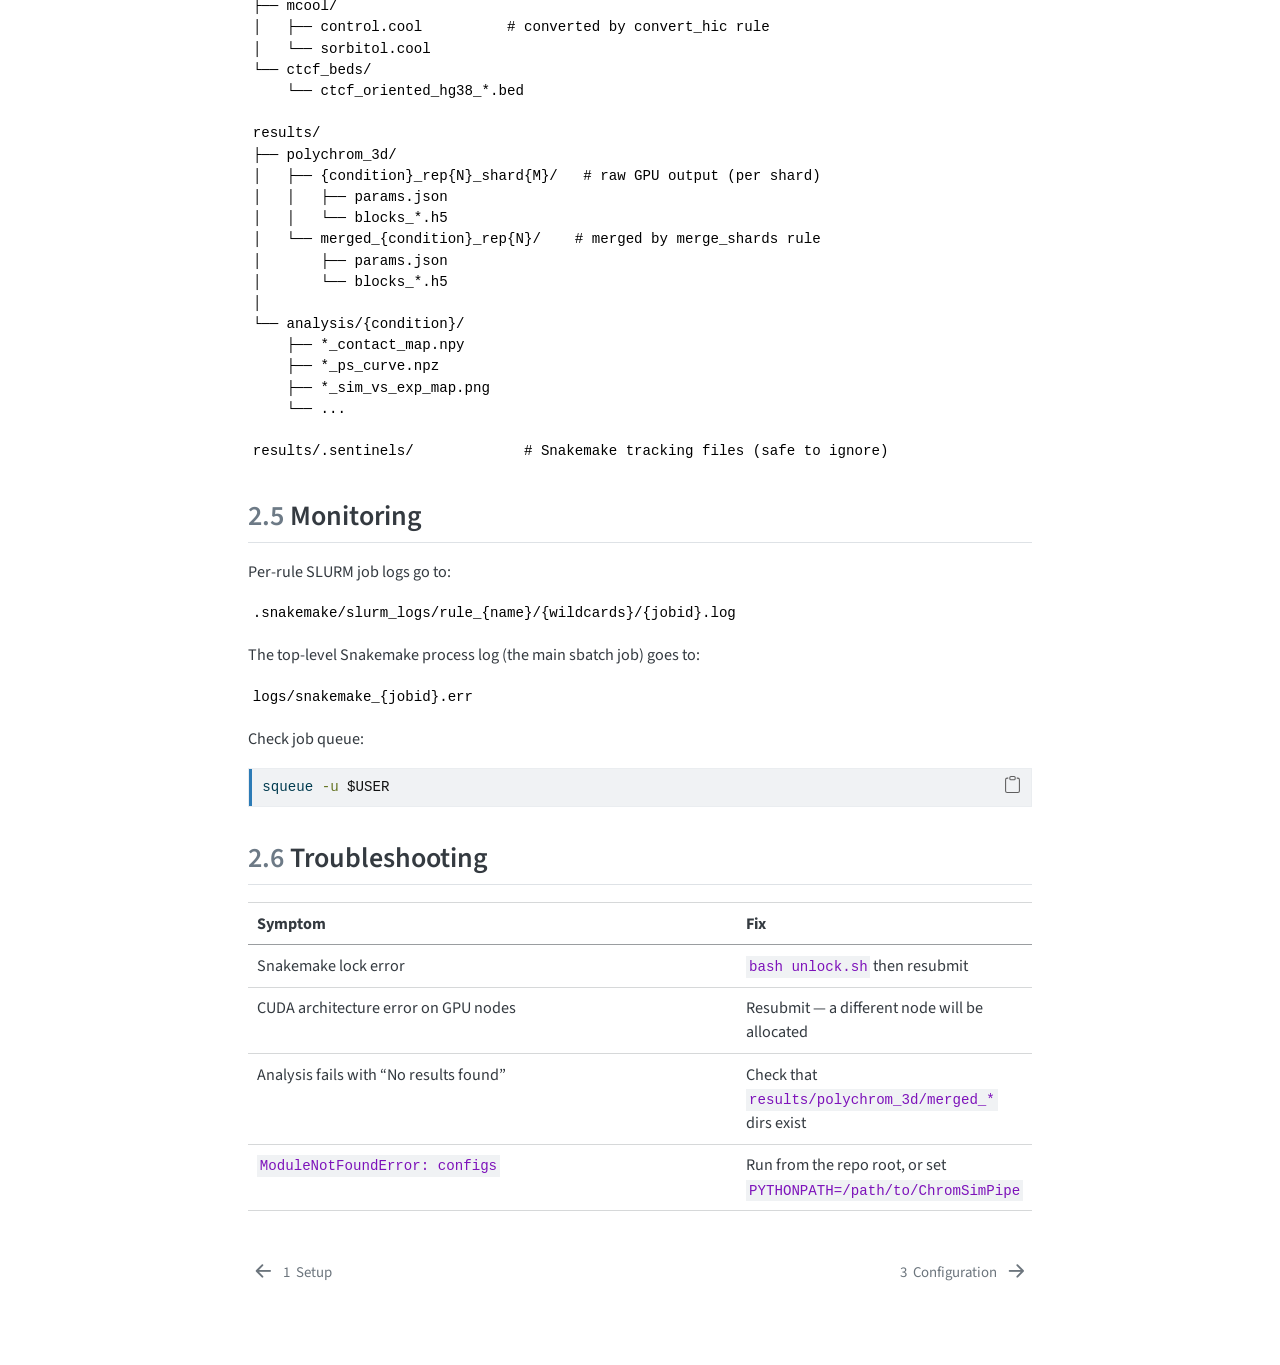
<file: running.html>
<!DOCTYPE html>
<html xmlns="http://www.w3.org/1999/xhtml" lang="en" xml:lang="en"><head>

<meta charset="utf-8">
<meta name="generator" content="quarto-1.9.38">

<meta name="viewport" content="width=device-width, initial-scale=1.0, user-scalable=yes">


<title>2&nbsp; Running the Pipeline – ChromSimPipe</title>
<style>
/* Default styles provided by pandoc.
** See https://pandoc.org/MANUAL.html#variables-for-html for config info.
*/
code{white-space: pre-wrap;}
span.smallcaps{font-variant: small-caps;}
div.columns{display: flex; gap: min(4vw, 1.5em);}
div.column{flex: auto; overflow-x: auto;}
div.hanging-indent{margin-left: 1.5em; text-indent: -1.5em;}
ul.task-list{list-style: none;}
ul.task-list li input[type="checkbox"] {
  width: 0.8em;
  margin: 0 0.8em 0.2em -1em; /* quarto-specific, see https://github.com/quarto-dev/quarto-cli/issues/4556 */ 
  vertical-align: middle;
}
/* CSS for syntax highlighting */
html { -webkit-text-size-adjust: 100%; }
pre > code.sourceCode { white-space: pre; position: relative; }
pre > code.sourceCode > span { display: inline-block; line-height: 1.25; }
pre > code.sourceCode > span:empty { height: 1.2em; }
.sourceCode { overflow: visible; }
code.sourceCode > span { color: inherit; text-decoration: inherit; }
div.sourceCode { margin: 1em 0; }
pre.sourceCode { margin: 0; }
@media screen {
div.sourceCode { overflow: auto; }
}
@media print {
pre > code.sourceCode { white-space: pre-wrap; }
pre > code.sourceCode > span { text-indent: -5em; padding-left: 5em; }
}
pre.numberSource code
  { counter-reset: source-line 0; }
pre.numberSource code > span
  { position: relative; left: -4em; counter-increment: source-line; }
pre.numberSource code > span > a:first-child::before
  { content: counter(source-line);
    position: relative; left: -1em; text-align: right; vertical-align: baseline;
    border: none; display: inline-block;
    -webkit-touch-callout: none; -webkit-user-select: none;
    -khtml-user-select: none; -moz-user-select: none;
    -ms-user-select: none; user-select: none;
    padding: 0 4px; width: 4em;
  }
pre.numberSource { margin-left: 3em;  padding-left: 4px; }
div.sourceCode
  {   }
@media screen {
pre > code.sourceCode > span > a:first-child::before { text-decoration: underline; }
}
</style>


<script src="site_libs/quarto-nav/quarto-nav.js"></script>
<script src="site_libs/quarto-nav/headroom.min.js"></script>
<script src="site_libs/clipboard/clipboard.min.js"></script>
<script src="site_libs/quarto-search/autocomplete.umd.js"></script>
<script src="site_libs/quarto-search/fuse.min.js"></script>
<script src="site_libs/quarto-search/quarto-search.js"></script>
<meta name="quarto:offset" content="./">
<link href="./configuration.html" rel="next">
<link href="./setup.html" rel="prev">
<script src="site_libs/quarto-html/quarto.js" type="module"></script>
<script src="site_libs/quarto-html/tabsets/tabsets.js" type="module"></script>
<script src="site_libs/quarto-html/popper.min.js"></script>
<script src="site_libs/quarto-html/tippy.umd.min.js"></script>
<script src="site_libs/quarto-html/anchor.min.js"></script>
<link href="site_libs/quarto-html/tippy.css" rel="stylesheet">
<link href="site_libs/quarto-html/quarto-syntax-highlighting-15634bcf2e68342d4ad2dfa704d543f6.css" rel="stylesheet" id="quarto-text-highlighting-styles">
<script src="site_libs/bootstrap/bootstrap.min.js"></script>
<link href="site_libs/bootstrap/bootstrap-icons.css" rel="stylesheet">
<link href="site_libs/bootstrap/bootstrap-d800a0faa40030cb014b4e6d2d73d8da.min.css" rel="stylesheet" append-hash="true" id="quarto-bootstrap" data-mode="light">
<script id="quarto-search-options" type="application/json">{
  "location": "sidebar",
  "copy-button": false,
  "collapse-after": 3,
  "panel-placement": "start",
  "type": "textbox",
  "limit": 50,
  "keyboard-shortcut": [
    "f",
    "/",
    "s"
  ],
  "show-item-context": false,
  "language": {
    "search-no-results-text": "No results",
    "search-matching-documents-text": "matching documents",
    "search-copy-link-title": "Copy link to search",
    "search-hide-matches-text": "Hide additional matches",
    "search-more-match-text": "more match in this document",
    "search-more-matches-text": "more matches in this document",
    "search-clear-button-title": "Clear",
    "search-text-placeholder": "",
    "search-detached-cancel-button-title": "Cancel",
    "search-submit-button-title": "Submit",
    "search-label": "Search"
  }
}</script>
<style>html{ scroll-behavior: smooth; }</style>


</head>

<body class="nav-sidebar docked quarto-light">

<div id="quarto-search-results"></div>
  <header id="quarto-header" class="headroom fixed-top">
  <nav class="quarto-secondary-nav">
    <div class="container-fluid d-flex">
      <button type="button" class="quarto-btn-toggle btn" data-bs-toggle="collapse" role="button" data-bs-target=".quarto-sidebar-collapse-item" aria-controls="quarto-sidebar" aria-expanded="false" aria-label="Toggle sidebar navigation" onclick="if (window.quartoToggleHeadroom) { window.quartoToggleHeadroom(); }">
        <i class="bi bi-layout-text-sidebar-reverse"></i>
      </button>
        <nav class="quarto-page-breadcrumbs" aria-label="breadcrumb"><ol class="breadcrumb"><li class="breadcrumb-item"><a href="./running.html"><span class="chapter-number">2</span>&nbsp; <span class="chapter-title">Running the Pipeline</span></a></li></ol></nav>
        <a class="flex-grow-1" role="navigation" data-bs-toggle="collapse" data-bs-target=".quarto-sidebar-collapse-item" aria-controls="quarto-sidebar" aria-expanded="false" aria-label="Toggle sidebar navigation" onclick="if (window.quartoToggleHeadroom) { window.quartoToggleHeadroom(); }">      
        </a>
      <button type="button" class="btn quarto-search-button" aria-label="Search" onclick="window.quartoOpenSearch();">
        <i class="bi bi-search"></i>
      </button>
    </div>
  </nav>
</header>
<!-- content -->
<div id="quarto-content" class="quarto-container page-columns page-rows-contents page-layout-article">
<!-- sidebar -->
  <nav id="quarto-sidebar" class="sidebar collapse collapse-horizontal quarto-sidebar-collapse-item sidebar-navigation docked overflow-auto">
    <div class="pt-lg-2 mt-2 text-left sidebar-header">
    <div class="sidebar-title mb-0 py-0">
      <a href="./">ChromSimPipe</a> 
        <div class="sidebar-tools-main">
    <a href="https://github.com/jpflores-13/ChromSimPipe" title="Source Code" class="quarto-navigation-tool px-1" aria-label="Source Code"><i class="bi bi-github"></i></a>
</div>
    </div>
      </div>
        <div class="mt-2 flex-shrink-0 align-items-center">
        <div class="sidebar-search">
        <div id="quarto-search" class="" title="Search"></div>
        </div>
        </div>
    <div class="sidebar-menu-container"> 
    <ul class="list-unstyled mt-1">
        <li class="sidebar-item">
  <div class="sidebar-item-container"> 
  <a href="./index.html" class="sidebar-item-text sidebar-link">
 <span class="menu-text">Overview</span></a>
  </div>
</li>
        <li class="sidebar-item">
  <div class="sidebar-item-container"> 
  <a href="./setup.html" class="sidebar-item-text sidebar-link">
 <span class="menu-text"><span class="chapter-number">1</span>&nbsp; <span class="chapter-title">Setup</span></span></a>
  </div>
</li>
        <li class="sidebar-item">
  <div class="sidebar-item-container"> 
  <a href="./running.html" class="sidebar-item-text sidebar-link active">
 <span class="menu-text"><span class="chapter-number">2</span>&nbsp; <span class="chapter-title">Running the Pipeline</span></span></a>
  </div>
</li>
        <li class="sidebar-item sidebar-item-section">
      <div class="sidebar-item-container"> 
            <a class="sidebar-item-text sidebar-link text-start" data-bs-toggle="collapse" data-bs-target="#quarto-sidebar-section-1" role="navigation" aria-expanded="true">
 <span class="menu-text">Under the Hood</span></a>
          <a class="sidebar-item-toggle text-start" data-bs-toggle="collapse" data-bs-target="#quarto-sidebar-section-1" role="navigation" aria-expanded="true" aria-label="Toggle section">
            <i class="bi bi-chevron-right ms-2"></i>
          </a> 
      </div>
      <ul id="quarto-sidebar-section-1" class="collapse list-unstyled sidebar-section depth1 show">  
          <li class="sidebar-item">
  <div class="sidebar-item-container"> 
  <a href="./configuration.html" class="sidebar-item-text sidebar-link">
 <span class="menu-text"><span class="chapter-number">3</span>&nbsp; <span class="chapter-title">Configuration</span></span></a>
  </div>
</li>
          <li class="sidebar-item">
  <div class="sidebar-item-container"> 
  <a href="./simulation.html" class="sidebar-item-text sidebar-link">
 <span class="menu-text"><span class="chapter-number">4</span>&nbsp; <span class="chapter-title">Simulation</span></span></a>
  </div>
</li>
          <li class="sidebar-item">
  <div class="sidebar-item-container"> 
  <a href="./analysis.html" class="sidebar-item-text sidebar-link">
 <span class="menu-text"><span class="chapter-number">5</span>&nbsp; <span class="chapter-title">Analysis</span></span></a>
  </div>
</li>
          <li class="sidebar-item">
  <div class="sidebar-item-container"> 
  <a href="./cluster.html" class="sidebar-item-text sidebar-link">
 <span class="menu-text"><span class="chapter-number">6</span>&nbsp; <span class="chapter-title">Cluster Reference</span></span></a>
  </div>
</li>
      </ul>
  </li>
        <li class="sidebar-item">
  <div class="sidebar-item-container"> 
  <a href="./references.html" class="sidebar-item-text sidebar-link">
 <span class="menu-text">References</span></a>
  </div>
</li>
    </ul>
    </div>
</nav>
<div id="quarto-sidebar-glass" class="quarto-sidebar-collapse-item" data-bs-toggle="collapse" data-bs-target=".quarto-sidebar-collapse-item"></div>
<!-- margin-sidebar -->
    <div id="quarto-margin-sidebar" class="sidebar margin-sidebar">
        <nav id="TOC" role="doc-toc" class="toc-active">
    <h2 id="toc-title">Table of contents</h2>
   
  <ul>
  <li><a href="#launch" id="toc-launch" class="nav-link active" data-scroll-target="#launch"><span class="header-section-number">2.1</span> Launch</a></li>
  <li><a href="#what-happens" id="toc-what-happens" class="nav-link" data-scroll-target="#what-happens"><span class="header-section-number">2.2</span> What happens</a></li>
  <li><a href="#useful-options" id="toc-useful-options" class="nav-link" data-scroll-target="#useful-options"><span class="header-section-number">2.3</span> Useful options</a>
  <ul class="collapse">
  <li><a href="#dry-run" id="toc-dry-run" class="nav-link" data-scroll-target="#dry-run"><span class="header-section-number">2.3.1</span> Dry run</a></li>
  <li><a href="#after-a-failed-run" id="toc-after-a-failed-run" class="nav-link" data-scroll-target="#after-a-failed-run"><span class="header-section-number">2.3.2</span> After a failed run</a></li>
  <li><a href="#changing-locus" id="toc-changing-locus" class="nav-link" data-scroll-target="#changing-locus"><span class="header-section-number">2.3.3</span> Changing locus</a></li>
  </ul></li>
  <li><a href="#output-structure" id="toc-output-structure" class="nav-link" data-scroll-target="#output-structure"><span class="header-section-number">2.4</span> Output structure</a></li>
  <li><a href="#monitoring" id="toc-monitoring" class="nav-link" data-scroll-target="#monitoring"><span class="header-section-number">2.5</span> Monitoring</a></li>
  <li><a href="#troubleshooting" id="toc-troubleshooting" class="nav-link" data-scroll-target="#troubleshooting"><span class="header-section-number">2.6</span> Troubleshooting</a></li>
  </ul>
<div class="toc-actions"><ul><li><a href="https://github.com/jpflores-13/ChromSimPipe/edit/main/running.qmd" class="toc-action"><i class="bi bi-github"></i>Edit this page</a></li><li><a href="https://github.com/jpflores-13/ChromSimPipe/issues/new" class="toc-action"><i class="bi empty"></i>Report an issue</a></li></ul></div></nav>
    </div>
<!-- main -->
<main class="content" id="quarto-document-content">

<header id="title-block-header" class="quarto-title-block default">
<div class="quarto-title">
<h1 class="title"><span class="chapter-number">2</span>&nbsp; <span class="chapter-title">Running the Pipeline</span></h1>
</div>



<div class="quarto-title-meta">

    
  
    
  </div>
  


</header>


<section id="launch" class="level2" data-number="2.1">
<h2 data-number="2.1" class="anchored" data-anchor-id="launch"><span class="header-section-number">2.1</span> Launch</h2>
<div class="code-copy-outer-scaffold"><div class="sourceCode" id="cb1"><pre class="sourceCode bash code-with-copy"><code class="sourceCode bash"><span id="cb1-1"><a href="#cb1-1" aria-hidden="true" tabindex="-1"></a><span class="ex">sbatch</span> ChromSimPipe.sh</span></code></pre></div><button title="Copy to Clipboard" class="code-copy-button"><i class="bi"></i></button></div>
<p>That’s it. <code>ChromSimPipe.sh</code> submits itself as a SLURM job, sets up a Python venv with Snakemake, and launches the full DAG via <code>snakemake-executor-plugin-slurm</code>. Each rule becomes its own SLURM job with the right resources.</p>
</section>
<section id="what-happens" class="level2" data-number="2.2">
<h2 data-number="2.2" class="anchored" data-anchor-id="what-happens"><span class="header-section-number">2.2</span> What happens</h2>
<pre><code>convert_hic (×2, CPU)
    → extract_ctcf (×2, CPU + FIMO)
        → validate_ctcf (×1, CPU)
            → simulate_shard (×60, GPU — 5 cond × 3 rep × 4 shards)
                → merge_shards (×15, CPU — 5 cond × 3 rep)
                    → analyze_all (×5, CPU — one per condition)</code></pre>
<table class="caption-top table">
<colgroup>
<col style="width: 19%">
<col style="width: 35%">
<col style="width: 45%">
</colgroup>
<thead>
<tr class="header">
<th>Rule</th>
<th>Resources</th>
<th>What it does</th>
</tr>
</thead>
<tbody>
<tr class="odd">
<td><code>convert_hic</code></td>
<td>4 CPU, 32 GB, 2 h</td>
<td><code>hic2cool convert</code> <code>.hic</code> → <code>.cool</code> at 1 kb</td>
</tr>
<tr class="even">
<td><code>extract_ctcf</code></td>
<td>2 CPU, 16 GB, 1 h</td>
<td>FIMO motif scan → oriented CTCF BED</td>
</tr>
<tr class="odd">
<td><code>validate_ctcf</code></td>
<td>1 CPU, 4 GB, 15 min</td>
<td>Sanity-check all BED files</td>
</tr>
<tr class="even">
<td><code>simulate_shard</code></td>
<td>1 GPU, 4 CPU, 60 GB, 12 h</td>
<td>polychrom 3D simulation</td>
</tr>
<tr class="odd">
<td><code>merge_shards</code></td>
<td>4 CPU, 64 GB, 2 h</td>
<td>Concatenate shard HDF5 streams</td>
</tr>
<tr class="even">
<td><code>analyze_all</code></td>
<td>4 CPU, 64 GB, 6 h</td>
<td>Contact maps, P(s), APA, figures</td>
</tr>
</tbody>
</table>
<div class="callout callout-style-default callout-note callout-titled">
<div class="callout-header d-flex align-content-center">
<div class="callout-icon-container">
<i class="callout-icon"></i>
</div>
<div class="callout-title-container flex-fill">
Note
</div>
</div>
<div class="callout-body-container callout-body">
<p>The 60 GPU jobs (<code>simulate_shard</code>) run in parallel, subject to cluster queue priority. Each shard takes ~8–10 hours of wall time. The main bottleneck is GPU availability, not simulation speed.</p>
</div>
</div>
</section>
<section id="useful-options" class="level2" data-number="2.3">
<h2 data-number="2.3" class="anchored" data-anchor-id="useful-options"><span class="header-section-number">2.3</span> Useful options</h2>
<section id="dry-run" class="level3" data-number="2.3.1">
<h3 data-number="2.3.1" class="anchored" data-anchor-id="dry-run"><span class="header-section-number">2.3.1</span> Dry run</h3>
<div class="code-copy-outer-scaffold"><div class="sourceCode" id="cb3"><pre class="sourceCode bash code-with-copy"><code class="sourceCode bash"><span id="cb3-1"><a href="#cb3-1" aria-hidden="true" tabindex="-1"></a><span class="fu">bash</span> ChromSimPipe.sh <span class="at">--dry-run</span></span></code></pre></div><button title="Copy to Clipboard" class="code-copy-button"><i class="bi"></i></button></div>
<p>Prints all rules and shell commands that would be submitted — nothing runs.</p>
</section>
<section id="after-a-failed-run" class="level3" data-number="2.3.2">
<h3 data-number="2.3.2" class="anchored" data-anchor-id="after-a-failed-run"><span class="header-section-number">2.3.2</span> After a failed run</h3>
<div class="code-copy-outer-scaffold"><div class="sourceCode" id="cb4"><pre class="sourceCode bash code-with-copy"><code class="sourceCode bash"><span id="cb4-1"><a href="#cb4-1" aria-hidden="true" tabindex="-1"></a><span class="fu">bash</span> unlock.sh                    <span class="co"># release Snakemake lock</span></span>
<span id="cb4-2"><a href="#cb4-2" aria-hidden="true" tabindex="-1"></a><span class="ex">sbatch</span> ChromSimPipe.sh            <span class="co"># --rerun-incomplete is the default</span></span></code></pre></div><button title="Copy to Clipboard" class="code-copy-button"><i class="bi"></i></button></div>
</section>
<section id="changing-locus" class="level3" data-number="2.3.3">
<h3 data-number="2.3.3" class="anchored" data-anchor-id="changing-locus"><span class="header-section-number">2.3.3</span> Changing locus</h3>
<div class="code-copy-outer-scaffold"><div class="sourceCode" id="cb5"><pre class="sourceCode bash code-with-copy"><code class="sourceCode bash"><span id="cb5-1"><a href="#cb5-1" aria-hidden="true" tabindex="-1"></a><span class="co"># Edit configs/parameters.py:</span></span>
<span id="cb5-2"><a href="#cb5-2" aria-hidden="true" tabindex="-1"></a><span class="ex">ACTIVE_LOCUS</span> = <span class="st">"chr4_fig1"</span>   <span class="co"># or chr6_fig1, chr16_sox8</span></span>
<span id="cb5-3"><a href="#cb5-3" aria-hidden="true" tabindex="-1"></a></span>
<span id="cb5-4"><a href="#cb5-4" aria-hidden="true" tabindex="-1"></a><span class="co"># Re-run setup for the new CTCF beds, then relaunch:</span></span>
<span id="cb5-5"><a href="#cb5-5" aria-hidden="true" tabindex="-1"></a><span class="fu">bash</span> setup_data.sh <span class="at">--skip-envs</span></span>
<span id="cb5-6"><a href="#cb5-6" aria-hidden="true" tabindex="-1"></a><span class="ex">sbatch</span> ChromSimPipe.sh</span></code></pre></div><button title="Copy to Clipboard" class="code-copy-button"><i class="bi"></i></button></div>
</section>
</section>
<section id="output-structure" class="level2" data-number="2.4">
<h2 data-number="2.4" class="anchored" data-anchor-id="output-structure"><span class="header-section-number">2.4</span> Output structure</h2>
<pre><code>data/
├── mcool/
│   ├── control.cool          # converted by convert_hic rule
│   └── sorbitol.cool
└── ctcf_beds/
    └── ctcf_oriented_hg38_*.bed

results/
├── polychrom_3d/
│   ├── {condition}_rep{N}_shard{M}/   # raw GPU output (per shard)
│   │   ├── params.json
│   │   └── blocks_*.h5
│   └── merged_{condition}_rep{N}/    # merged by merge_shards rule
│       ├── params.json
│       └── blocks_*.h5
│
└── analysis/{condition}/
    ├── *_contact_map.npy
    ├── *_ps_curve.npz
    ├── *_sim_vs_exp_map.png
    └── ...

results/.sentinels/             # Snakemake tracking files (safe to ignore)</code></pre>
</section>
<section id="monitoring" class="level2" data-number="2.5">
<h2 data-number="2.5" class="anchored" data-anchor-id="monitoring"><span class="header-section-number">2.5</span> Monitoring</h2>
<p>Per-rule SLURM job logs go to:</p>
<pre><code>.snakemake/slurm_logs/rule_{name}/{wildcards}/{jobid}.log</code></pre>
<p>The top-level Snakemake process log (the main sbatch job) goes to:</p>
<pre><code>logs/snakemake_{jobid}.err</code></pre>
<p>Check job queue:</p>
<div class="code-copy-outer-scaffold"><div class="sourceCode" id="cb9"><pre class="sourceCode bash code-with-copy"><code class="sourceCode bash"><span id="cb9-1"><a href="#cb9-1" aria-hidden="true" tabindex="-1"></a><span class="ex">squeue</span> <span class="at">-u</span> <span class="va">$USER</span></span></code></pre></div><button title="Copy to Clipboard" class="code-copy-button"><i class="bi"></i></button></div>
</section>
<section id="troubleshooting" class="level2" data-number="2.6">
<h2 data-number="2.6" class="anchored" data-anchor-id="troubleshooting"><span class="header-section-number">2.6</span> Troubleshooting</h2>
<table class="caption-top table">
<colgroup>
<col style="width: 64%">
<col style="width: 35%">
</colgroup>
<thead>
<tr class="header">
<th>Symptom</th>
<th>Fix</th>
</tr>
</thead>
<tbody>
<tr class="odd">
<td>Snakemake lock error</td>
<td><code>bash unlock.sh</code> then resubmit</td>
</tr>
<tr class="even">
<td>CUDA architecture error on GPU nodes</td>
<td>Resubmit — a different node will be allocated</td>
</tr>
<tr class="odd">
<td>Analysis fails with “No results found”</td>
<td>Check that <code>results/polychrom_3d/merged_*</code> dirs exist</td>
</tr>
<tr class="even">
<td><code>ModuleNotFoundError: configs</code></td>
<td>Run from the repo root, or set <code>PYTHONPATH=/path/to/ChromSimPipe</code></td>
</tr>
</tbody>
</table>


</section>

</main> <!-- /main -->
<script id="quarto-html-after-body" type="application/javascript">
  window.document.addEventListener("DOMContentLoaded", function (event) {
    const icon = "";
    const anchorJS = new window.AnchorJS();
    anchorJS.options = {
      placement: 'right',
      icon: icon
    };
    anchorJS.add('.anchored');
    const isCodeAnnotation = (el) => {
      for (const clz of el.classList) {
        if (clz.startsWith('code-annotation-')) {                     
          return true;
        }
      }
      return false;
    }
    const onCopySuccess = function(e) {
      // button target
      const button = e.trigger;
      // don't keep focus
      button.blur();
      // flash "checked"
      button.classList.add('code-copy-button-checked');
      var currentTitle = button.getAttribute("title");
      button.setAttribute("title", "Copied!");
      let tooltip;
      if (window.bootstrap) {
        button.setAttribute("data-bs-toggle", "tooltip");
        button.setAttribute("data-bs-placement", "left");
        button.setAttribute("data-bs-title", "Copied!");
        tooltip = new bootstrap.Tooltip(button, 
          { trigger: "manual", 
            customClass: "code-copy-button-tooltip",
            offset: [0, -8]});
        tooltip.show();    
      }
      setTimeout(function() {
        if (tooltip) {
          tooltip.hide();
          button.removeAttribute("data-bs-title");
          button.removeAttribute("data-bs-toggle");
          button.removeAttribute("data-bs-placement");
        }
        button.setAttribute("title", currentTitle);
        button.classList.remove('code-copy-button-checked');
      }, 1000);
      // clear code selection
      e.clearSelection();
    }
    const getTextToCopy = function(trigger) {
      const outerScaffold = trigger.parentElement.cloneNode(true);
      const codeEl = outerScaffold.querySelector('code');
      for (const childEl of codeEl.children) {
        if (isCodeAnnotation(childEl)) {
          childEl.remove();
        }
      }
      return codeEl.innerText;
    }
    const clipboard = new window.ClipboardJS('.code-copy-button:not([data-in-quarto-modal])', {
      text: getTextToCopy
    });
    clipboard.on('success', onCopySuccess);
    if (window.document.getElementById('quarto-embedded-source-code-modal')) {
      const clipboardModal = new window.ClipboardJS('.code-copy-button[data-in-quarto-modal]', {
        text: getTextToCopy,
        container: window.document.getElementById('quarto-embedded-source-code-modal')
      });
      clipboardModal.on('success', onCopySuccess);
    }
      var localhostRegex = new RegExp(/^(?:http|https):\/\/localhost\:?[0-9]*\//);
      var mailtoRegex = new RegExp(/^mailto:/);
        var filterRegex = new RegExp("https:\/\/jpflores-13\.github\.io\/ChromSimPipe");
      var isInternal = (href) => {
          return filterRegex.test(href) || localhostRegex.test(href) || mailtoRegex.test(href);
      }
      // Inspect non-navigation links and adorn them if external
     var links = window.document.querySelectorAll('a[href]:not(.nav-link):not(.navbar-brand):not(.toc-action):not(.sidebar-link):not(.sidebar-item-toggle):not(.pagination-link):not(.no-external):not([aria-hidden]):not(.dropdown-item):not(.quarto-navigation-tool):not(.about-link)');
      for (var i=0; i<links.length; i++) {
        const link = links[i];
        if (!isInternal(link.href)) {
          // undo the damage that might have been done by quarto-nav.js in the case of
          // links that we want to consider external
          if (link.dataset.originalHref !== undefined) {
            link.href = link.dataset.originalHref;
          }
            // target, if specified
            link.setAttribute("target", "_blank");
            if (link.getAttribute("rel") === null) {
              link.setAttribute("rel", "noopener");
            }
            // default icon
            link.classList.add("external");
        }
      }
    function tippyHover(el, contentFn, onTriggerFn, onUntriggerFn) {
      const config = {
        allowHTML: true,
        maxWidth: 500,
        delay: 100,
        arrow: false,
        appendTo: function(el) {
            return el.parentElement;
        },
        interactive: true,
        interactiveBorder: 10,
        theme: 'quarto',
        placement: 'bottom-start',
      };
      if (contentFn) {
        config.content = contentFn;
      }
      if (onTriggerFn) {
        config.onTrigger = onTriggerFn;
      }
      if (onUntriggerFn) {
        config.onUntrigger = onUntriggerFn;
      }
      window.tippy(el, config); 
    }
    const noterefs = window.document.querySelectorAll('a[role="doc-noteref"]');
    for (var i=0; i<noterefs.length; i++) {
      const ref = noterefs[i];
      tippyHover(ref, function() {
        // use id or data attribute instead here
        let href = ref.getAttribute('data-footnote-href') || ref.getAttribute('href');
        try { href = new URL(href).hash; } catch {}
        const id = href.replace(/^#\/?/, "");
        const note = window.document.getElementById(id);
        if (note) {
          return note.innerHTML;
        } else {
          return "";
        }
      });
    }
    const xrefs = window.document.querySelectorAll('a.quarto-xref');
    const processXRef = (id, note) => {
      // Strip column container classes
      const stripColumnClz = (el) => {
        el.classList.remove("page-full", "page-columns");
        if (el.children) {
          for (const child of el.children) {
            stripColumnClz(child);
          }
        }
      }
      stripColumnClz(note)
      if (id === null || id.startsWith('sec-')) {
        // Special case sections, only their first couple elements
        const container = document.createElement("div");
        if (note.children && note.children.length > 2) {
          container.appendChild(note.children[0].cloneNode(true));
          for (let i = 1; i < note.children.length; i++) {
            const child = note.children[i];
            if (child.tagName === "P" && child.innerText === "") {
              continue;
            } else {
              container.appendChild(child.cloneNode(true));
              break;
            }
          }
          if (window.Quarto?.typesetMath) {
            window.Quarto.typesetMath(container);
          }
          return container.innerHTML
        } else {
          if (window.Quarto?.typesetMath) {
            window.Quarto.typesetMath(note);
          }
          return note.innerHTML;
        }
      } else {
        // Remove any anchor links if they are present
        const anchorLink = note.querySelector('a.anchorjs-link');
        if (anchorLink) {
          anchorLink.remove();
        }
        if (window.Quarto?.typesetMath) {
          window.Quarto.typesetMath(note);
        }
        if (note.classList.contains("callout")) {
          return note.outerHTML;
        } else {
          return note.innerHTML;
        }
      }
    }
    for (var i=0; i<xrefs.length; i++) {
      const xref = xrefs[i];
      tippyHover(xref, undefined, function(instance) {
        instance.disable();
        let url = xref.getAttribute('href');
        let hash = undefined; 
        if (url.startsWith('#')) {
          hash = url;
        } else {
          try { hash = new URL(url).hash; } catch {}
        }
        if (hash) {
          const id = hash.replace(/^#\/?/, "");
          const note = window.document.getElementById(id);
          if (note !== null) {
            try {
              const html = processXRef(id, note.cloneNode(true));
              instance.setContent(html);
            } finally {
              instance.enable();
              instance.show();
            }
          } else {
            // See if we can fetch this
            fetch(url.split('#')[0])
            .then(res => res.text())
            .then(html => {
              const parser = new DOMParser();
              const htmlDoc = parser.parseFromString(html, "text/html");
              const note = htmlDoc.getElementById(id);
              if (note !== null) {
                const html = processXRef(id, note);
                instance.setContent(html);
              } 
            }).finally(() => {
              instance.enable();
              instance.show();
            });
          }
        } else {
          // See if we can fetch a full url (with no hash to target)
          // This is a special case and we should probably do some content thinning / targeting
          fetch(url)
          .then(res => res.text())
          .then(html => {
            const parser = new DOMParser();
            const htmlDoc = parser.parseFromString(html, "text/html");
            const note = htmlDoc.querySelector('main.content');
            if (note !== null) {
              // This should only happen for chapter cross references
              // (since there is no id in the URL)
              // remove the first header
              if (note.children.length > 0 && note.children[0].tagName === "HEADER") {
                note.children[0].remove();
              }
              const html = processXRef(null, note);
              instance.setContent(html);
            } 
          }).finally(() => {
            instance.enable();
            instance.show();
          });
        }
      }, function(instance) {
      });
    }
        let selectedAnnoteEl;
        const selectorForAnnotation = ( cell, annotation) => {
          let cellAttr = 'data-code-cell="' + cell + '"';
          let lineAttr = 'data-code-annotation="' +  annotation + '"';
          const selector = 'span[' + cellAttr + '][' + lineAttr + ']';
          return selector;
        }
        const selectCodeLines = (annoteEl) => {
          const doc = window.document;
          const targetCell = annoteEl.getAttribute("data-target-cell");
          const targetAnnotation = annoteEl.getAttribute("data-target-annotation");
          const annoteSpan = window.document.querySelector(selectorForAnnotation(targetCell, targetAnnotation));
          const lines = annoteSpan.getAttribute("data-code-lines").split(",");
          const lineIds = lines.map((line) => {
            return targetCell + "-" + line;
          })
          let top = null;
          let height = null;
          let parent = null;
          if (lineIds.length > 0) {
              //compute the position of the single el (top and bottom and make a div)
              const el = window.document.getElementById(lineIds[0]);
              top = el.offsetTop;
              height = el.offsetHeight;
              parent = el.parentElement.parentElement;
            if (lineIds.length > 1) {
              const lastEl = window.document.getElementById(lineIds[lineIds.length - 1]);
              const bottom = lastEl.offsetTop + lastEl.offsetHeight;
              height = bottom - top;
            }
            if (top !== null && height !== null && parent !== null) {
              // cook up a div (if necessary) and position it 
              let div = window.document.getElementById("code-annotation-line-highlight");
              if (div === null) {
                div = window.document.createElement("div");
                div.setAttribute("id", "code-annotation-line-highlight");
                div.style.position = 'absolute';
                parent.appendChild(div);
              }
              div.style.top = top - 2 + "px";
              div.style.height = height + 4 + "px";
              div.style.left = 0;
              let gutterDiv = window.document.getElementById("code-annotation-line-highlight-gutter");
              if (gutterDiv === null) {
                gutterDiv = window.document.createElement("div");
                gutterDiv.setAttribute("id", "code-annotation-line-highlight-gutter");
                gutterDiv.style.position = 'absolute';
                const codeCell = window.document.getElementById(targetCell);
                const gutter = codeCell.querySelector('.code-annotation-gutter');
                gutter.appendChild(gutterDiv);
              }
              gutterDiv.style.top = top - 2 + "px";
              gutterDiv.style.height = height + 4 + "px";
            }
            selectedAnnoteEl = annoteEl;
          }
        };
        const unselectCodeLines = () => {
          const elementsIds = ["code-annotation-line-highlight", "code-annotation-line-highlight-gutter"];
          elementsIds.forEach((elId) => {
            const div = window.document.getElementById(elId);
            if (div) {
              div.remove();
            }
          });
          selectedAnnoteEl = undefined;
        };
          // Handle positioning of the toggle
      window.addEventListener(
        "resize",
        throttle(() => {
          elRect = undefined;
          if (selectedAnnoteEl) {
            selectCodeLines(selectedAnnoteEl);
          }
        }, 10)
      );
      function throttle(fn, ms) {
      let throttle = false;
      let timer;
        return (...args) => {
          if(!throttle) { // first call gets through
              fn.apply(this, args);
              throttle = true;
          } else { // all the others get throttled
              if(timer) clearTimeout(timer); // cancel #2
              timer = setTimeout(() => {
                fn.apply(this, args);
                timer = throttle = false;
              }, ms);
          }
        };
      }
        // Attach click handler to the DT
        const annoteDls = window.document.querySelectorAll('dt[data-target-cell]');
        for (const annoteDlNode of annoteDls) {
          annoteDlNode.addEventListener('click', (event) => {
            const clickedEl = event.target;
            if (clickedEl !== selectedAnnoteEl) {
              unselectCodeLines();
              const activeEl = window.document.querySelector('dt[data-target-cell].code-annotation-active');
              if (activeEl) {
                activeEl.classList.remove('code-annotation-active');
              }
              selectCodeLines(clickedEl);
              clickedEl.classList.add('code-annotation-active');
            } else {
              // Unselect the line
              unselectCodeLines();
              clickedEl.classList.remove('code-annotation-active');
            }
          });
        }
    const findCites = (el) => {
      const parentEl = el.parentElement;
      if (parentEl) {
        const cites = parentEl.dataset.cites;
        if (cites) {
          return {
            el,
            cites: cites.split(' ')
          };
        } else {
          return findCites(el.parentElement)
        }
      } else {
        return undefined;
      }
    };
    var bibliorefs = window.document.querySelectorAll('a[role="doc-biblioref"]');
    for (var i=0; i<bibliorefs.length; i++) {
      const ref = bibliorefs[i];
      const citeInfo = findCites(ref);
      if (citeInfo) {
        tippyHover(citeInfo.el, function() {
          var popup = window.document.createElement('div');
          citeInfo.cites.forEach(function(cite) {
            var citeDiv = window.document.createElement('div');
            citeDiv.classList.add('hanging-indent');
            citeDiv.classList.add('csl-entry');
            var biblioDiv = window.document.getElementById('ref-' + cite);
            if (biblioDiv) {
              citeDiv.innerHTML = biblioDiv.innerHTML;
            }
            popup.appendChild(citeDiv);
          });
          return popup.innerHTML;
        });
      }
    }
  });
  </script>
<nav class="page-navigation">
  <div class="nav-page nav-page-previous">
      <a href="./setup.html" class="pagination-link" aria-label="Setup">
        <i class="bi bi-arrow-left-short"></i> <span class="nav-page-text"><span class="chapter-number">1</span>&nbsp; <span class="chapter-title">Setup</span></span>
      </a>          
  </div>
  <div class="nav-page nav-page-next">
      <a href="./configuration.html" class="pagination-link" aria-label="Configuration">
        <span class="nav-page-text"><span class="chapter-number">3</span>&nbsp; <span class="chapter-title">Configuration</span></span> <i class="bi bi-arrow-right-short"></i>
      </a>
  </div>
</nav>
</div> <!-- /content -->




<footer class="footer"><div class="nav-footer"><div class="nav-footer-center"><div class="toc-actions d-sm-block d-md-none"><ul><li><a href="https://github.com/jpflores-13/ChromSimPipe/edit/main/running.qmd" class="toc-action"><i class="bi bi-github"></i>Edit this page</a></li><li><a href="https://github.com/jpflores-13/ChromSimPipe/issues/new" class="toc-action"><i class="bi empty"></i>Report an issue</a></li></ul></div></div></div></footer><script src="site_libs/quarto-html/zenscroll-min.js"></script>
</body></html>
</file>
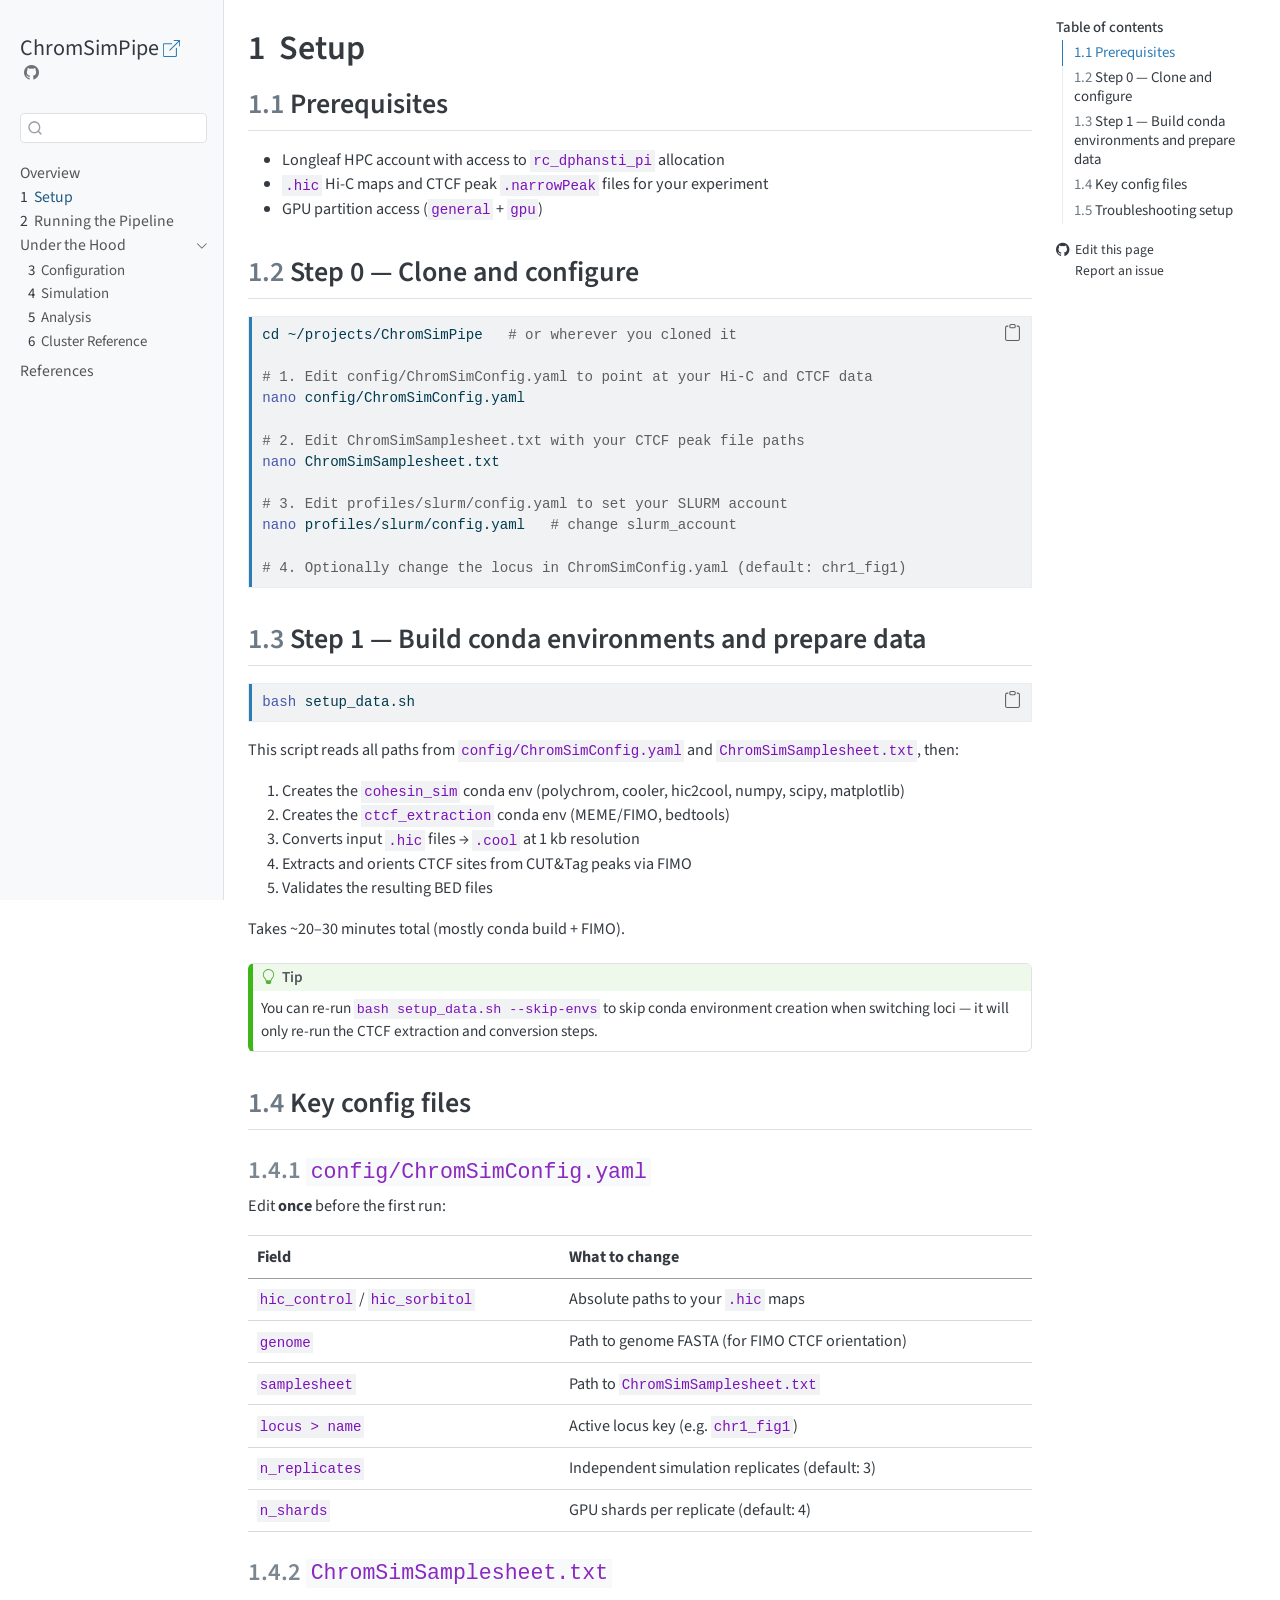
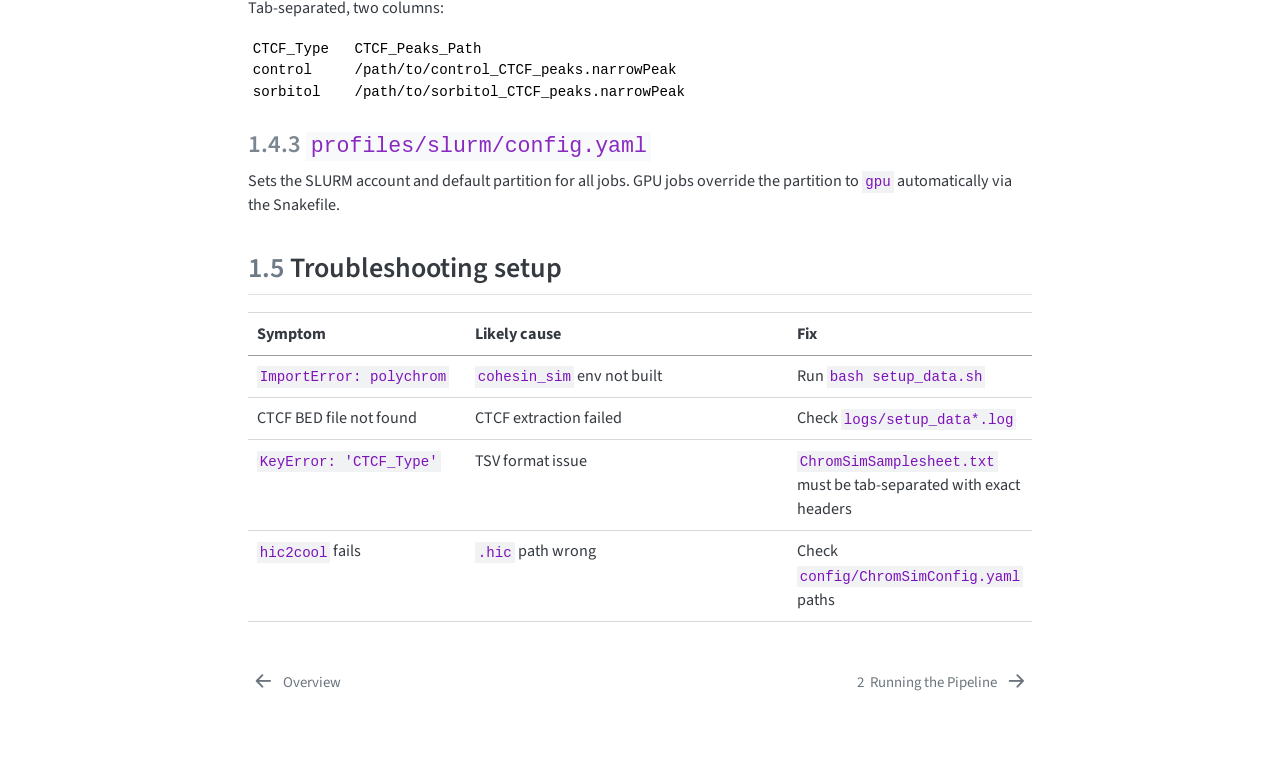
<file: setup.html>
<!DOCTYPE html>
<html xmlns="http://www.w3.org/1999/xhtml" lang="en" xml:lang="en"><head>

<meta charset="utf-8">
<meta name="generator" content="quarto-1.9.38">

<meta name="viewport" content="width=device-width, initial-scale=1.0, user-scalable=yes">


<title>1&nbsp; Setup – ChromSimPipe</title>
<style>
/* Default styles provided by pandoc.
** See https://pandoc.org/MANUAL.html#variables-for-html for config info.
*/
code{white-space: pre-wrap;}
span.smallcaps{font-variant: small-caps;}
div.columns{display: flex; gap: min(4vw, 1.5em);}
div.column{flex: auto; overflow-x: auto;}
div.hanging-indent{margin-left: 1.5em; text-indent: -1.5em;}
ul.task-list{list-style: none;}
ul.task-list li input[type="checkbox"] {
  width: 0.8em;
  margin: 0 0.8em 0.2em -1em; /* quarto-specific, see https://github.com/quarto-dev/quarto-cli/issues/4556 */ 
  vertical-align: middle;
}
/* CSS for syntax highlighting */
html { -webkit-text-size-adjust: 100%; }
pre > code.sourceCode { white-space: pre; position: relative; }
pre > code.sourceCode > span { display: inline-block; line-height: 1.25; }
pre > code.sourceCode > span:empty { height: 1.2em; }
.sourceCode { overflow: visible; }
code.sourceCode > span { color: inherit; text-decoration: inherit; }
div.sourceCode { margin: 1em 0; }
pre.sourceCode { margin: 0; }
@media screen {
div.sourceCode { overflow: auto; }
}
@media print {
pre > code.sourceCode { white-space: pre-wrap; }
pre > code.sourceCode > span { text-indent: -5em; padding-left: 5em; }
}
pre.numberSource code
  { counter-reset: source-line 0; }
pre.numberSource code > span
  { position: relative; left: -4em; counter-increment: source-line; }
pre.numberSource code > span > a:first-child::before
  { content: counter(source-line);
    position: relative; left: -1em; text-align: right; vertical-align: baseline;
    border: none; display: inline-block;
    -webkit-touch-callout: none; -webkit-user-select: none;
    -khtml-user-select: none; -moz-user-select: none;
    -ms-user-select: none; user-select: none;
    padding: 0 4px; width: 4em;
  }
pre.numberSource { margin-left: 3em;  padding-left: 4px; }
div.sourceCode
  {   }
@media screen {
pre > code.sourceCode > span > a:first-child::before { text-decoration: underline; }
}
</style>


<script src="site_libs/quarto-nav/quarto-nav.js"></script>
<script src="site_libs/quarto-nav/headroom.min.js"></script>
<script src="site_libs/clipboard/clipboard.min.js"></script>
<script src="site_libs/quarto-search/autocomplete.umd.js"></script>
<script src="site_libs/quarto-search/fuse.min.js"></script>
<script src="site_libs/quarto-search/quarto-search.js"></script>
<meta name="quarto:offset" content="./">
<link href="./running.html" rel="next">
<link href="./index.html" rel="prev">
<script src="site_libs/quarto-html/quarto.js" type="module"></script>
<script src="site_libs/quarto-html/tabsets/tabsets.js" type="module"></script>
<script src="site_libs/quarto-html/popper.min.js"></script>
<script src="site_libs/quarto-html/tippy.umd.min.js"></script>
<script src="site_libs/quarto-html/anchor.min.js"></script>
<link href="site_libs/quarto-html/tippy.css" rel="stylesheet">
<link href="site_libs/quarto-html/quarto-syntax-highlighting-15634bcf2e68342d4ad2dfa704d543f6.css" rel="stylesheet" id="quarto-text-highlighting-styles">
<script src="site_libs/bootstrap/bootstrap.min.js"></script>
<link href="site_libs/bootstrap/bootstrap-icons.css" rel="stylesheet">
<link href="site_libs/bootstrap/bootstrap-d800a0faa40030cb014b4e6d2d73d8da.min.css" rel="stylesheet" append-hash="true" id="quarto-bootstrap" data-mode="light">
<script id="quarto-search-options" type="application/json">{
  "location": "sidebar",
  "copy-button": false,
  "collapse-after": 3,
  "panel-placement": "start",
  "type": "textbox",
  "limit": 50,
  "keyboard-shortcut": [
    "f",
    "/",
    "s"
  ],
  "show-item-context": false,
  "language": {
    "search-no-results-text": "No results",
    "search-matching-documents-text": "matching documents",
    "search-copy-link-title": "Copy link to search",
    "search-hide-matches-text": "Hide additional matches",
    "search-more-match-text": "more match in this document",
    "search-more-matches-text": "more matches in this document",
    "search-clear-button-title": "Clear",
    "search-text-placeholder": "",
    "search-detached-cancel-button-title": "Cancel",
    "search-submit-button-title": "Submit",
    "search-label": "Search"
  }
}</script>
<style>html{ scroll-behavior: smooth; }</style>


</head>

<body class="nav-sidebar docked quarto-light">

<div id="quarto-search-results"></div>
  <header id="quarto-header" class="headroom fixed-top">
  <nav class="quarto-secondary-nav">
    <div class="container-fluid d-flex">
      <button type="button" class="quarto-btn-toggle btn" data-bs-toggle="collapse" role="button" data-bs-target=".quarto-sidebar-collapse-item" aria-controls="quarto-sidebar" aria-expanded="false" aria-label="Toggle sidebar navigation" onclick="if (window.quartoToggleHeadroom) { window.quartoToggleHeadroom(); }">
        <i class="bi bi-layout-text-sidebar-reverse"></i>
      </button>
        <nav class="quarto-page-breadcrumbs" aria-label="breadcrumb"><ol class="breadcrumb"><li class="breadcrumb-item"><a href="./setup.html"><span class="chapter-number">1</span>&nbsp; <span class="chapter-title">Setup</span></a></li></ol></nav>
        <a class="flex-grow-1" role="navigation" data-bs-toggle="collapse" data-bs-target=".quarto-sidebar-collapse-item" aria-controls="quarto-sidebar" aria-expanded="false" aria-label="Toggle sidebar navigation" onclick="if (window.quartoToggleHeadroom) { window.quartoToggleHeadroom(); }">      
        </a>
      <button type="button" class="btn quarto-search-button" aria-label="Search" onclick="window.quartoOpenSearch();">
        <i class="bi bi-search"></i>
      </button>
    </div>
  </nav>
</header>
<!-- content -->
<div id="quarto-content" class="quarto-container page-columns page-rows-contents page-layout-article">
<!-- sidebar -->
  <nav id="quarto-sidebar" class="sidebar collapse collapse-horizontal quarto-sidebar-collapse-item sidebar-navigation docked overflow-auto">
    <div class="pt-lg-2 mt-2 text-left sidebar-header">
    <div class="sidebar-title mb-0 py-0">
      <a href="./">ChromSimPipe</a> 
        <div class="sidebar-tools-main">
    <a href="https://github.com/jpflores-13/ChromSimPipe" title="Source Code" class="quarto-navigation-tool px-1" aria-label="Source Code"><i class="bi bi-github"></i></a>
</div>
    </div>
      </div>
        <div class="mt-2 flex-shrink-0 align-items-center">
        <div class="sidebar-search">
        <div id="quarto-search" class="" title="Search"></div>
        </div>
        </div>
    <div class="sidebar-menu-container"> 
    <ul class="list-unstyled mt-1">
        <li class="sidebar-item">
  <div class="sidebar-item-container"> 
  <a href="./index.html" class="sidebar-item-text sidebar-link">
 <span class="menu-text">Overview</span></a>
  </div>
</li>
        <li class="sidebar-item">
  <div class="sidebar-item-container"> 
  <a href="./setup.html" class="sidebar-item-text sidebar-link active">
 <span class="menu-text"><span class="chapter-number">1</span>&nbsp; <span class="chapter-title">Setup</span></span></a>
  </div>
</li>
        <li class="sidebar-item">
  <div class="sidebar-item-container"> 
  <a href="./running.html" class="sidebar-item-text sidebar-link">
 <span class="menu-text"><span class="chapter-number">2</span>&nbsp; <span class="chapter-title">Running the Pipeline</span></span></a>
  </div>
</li>
        <li class="sidebar-item sidebar-item-section">
      <div class="sidebar-item-container"> 
            <a class="sidebar-item-text sidebar-link text-start" data-bs-toggle="collapse" data-bs-target="#quarto-sidebar-section-1" role="navigation" aria-expanded="true">
 <span class="menu-text">Under the Hood</span></a>
          <a class="sidebar-item-toggle text-start" data-bs-toggle="collapse" data-bs-target="#quarto-sidebar-section-1" role="navigation" aria-expanded="true" aria-label="Toggle section">
            <i class="bi bi-chevron-right ms-2"></i>
          </a> 
      </div>
      <ul id="quarto-sidebar-section-1" class="collapse list-unstyled sidebar-section depth1 show">  
          <li class="sidebar-item">
  <div class="sidebar-item-container"> 
  <a href="./configuration.html" class="sidebar-item-text sidebar-link">
 <span class="menu-text"><span class="chapter-number">3</span>&nbsp; <span class="chapter-title">Configuration</span></span></a>
  </div>
</li>
          <li class="sidebar-item">
  <div class="sidebar-item-container"> 
  <a href="./simulation.html" class="sidebar-item-text sidebar-link">
 <span class="menu-text"><span class="chapter-number">4</span>&nbsp; <span class="chapter-title">Simulation</span></span></a>
  </div>
</li>
          <li class="sidebar-item">
  <div class="sidebar-item-container"> 
  <a href="./analysis.html" class="sidebar-item-text sidebar-link">
 <span class="menu-text"><span class="chapter-number">5</span>&nbsp; <span class="chapter-title">Analysis</span></span></a>
  </div>
</li>
          <li class="sidebar-item">
  <div class="sidebar-item-container"> 
  <a href="./cluster.html" class="sidebar-item-text sidebar-link">
 <span class="menu-text"><span class="chapter-number">6</span>&nbsp; <span class="chapter-title">Cluster Reference</span></span></a>
  </div>
</li>
      </ul>
  </li>
        <li class="sidebar-item">
  <div class="sidebar-item-container"> 
  <a href="./references.html" class="sidebar-item-text sidebar-link">
 <span class="menu-text">References</span></a>
  </div>
</li>
    </ul>
    </div>
</nav>
<div id="quarto-sidebar-glass" class="quarto-sidebar-collapse-item" data-bs-toggle="collapse" data-bs-target=".quarto-sidebar-collapse-item"></div>
<!-- margin-sidebar -->
    <div id="quarto-margin-sidebar" class="sidebar margin-sidebar">
        <nav id="TOC" role="doc-toc" class="toc-active">
    <h2 id="toc-title">Table of contents</h2>
   
  <ul>
  <li><a href="#prerequisites" id="toc-prerequisites" class="nav-link active" data-scroll-target="#prerequisites"><span class="header-section-number">1.1</span> Prerequisites</a></li>
  <li><a href="#step-0-clone-and-configure" id="toc-step-0-clone-and-configure" class="nav-link" data-scroll-target="#step-0-clone-and-configure"><span class="header-section-number">1.2</span> Step 0 — Clone and configure</a></li>
  <li><a href="#step-1-build-conda-environments-and-prepare-data" id="toc-step-1-build-conda-environments-and-prepare-data" class="nav-link" data-scroll-target="#step-1-build-conda-environments-and-prepare-data"><span class="header-section-number">1.3</span> Step 1 — Build conda environments and prepare data</a></li>
  <li><a href="#key-config-files" id="toc-key-config-files" class="nav-link" data-scroll-target="#key-config-files"><span class="header-section-number">1.4</span> Key config files</a>
  <ul class="collapse">
  <li><a href="#configchromsimconfig.yaml" id="toc-configchromsimconfig.yaml" class="nav-link" data-scroll-target="#configchromsimconfig.yaml"><span class="header-section-number">1.4.1</span> <code>config/ChromSimConfig.yaml</code></a></li>
  <li><a href="#chromsimsamplesheet.txt" id="toc-chromsimsamplesheet.txt" class="nav-link" data-scroll-target="#chromsimsamplesheet.txt"><span class="header-section-number">1.4.2</span> <code>ChromSimSamplesheet.txt</code></a></li>
  <li><a href="#profilesslurmconfig.yaml" id="toc-profilesslurmconfig.yaml" class="nav-link" data-scroll-target="#profilesslurmconfig.yaml"><span class="header-section-number">1.4.3</span> <code>profiles/slurm/config.yaml</code></a></li>
  </ul></li>
  <li><a href="#troubleshooting-setup" id="toc-troubleshooting-setup" class="nav-link" data-scroll-target="#troubleshooting-setup"><span class="header-section-number">1.5</span> Troubleshooting setup</a></li>
  </ul>
<div class="toc-actions"><ul><li><a href="https://github.com/jpflores-13/ChromSimPipe/edit/main/setup.qmd" class="toc-action"><i class="bi bi-github"></i>Edit this page</a></li><li><a href="https://github.com/jpflores-13/ChromSimPipe/issues/new" class="toc-action"><i class="bi empty"></i>Report an issue</a></li></ul></div></nav>
    </div>
<!-- main -->
<main class="content" id="quarto-document-content">

<header id="title-block-header" class="quarto-title-block default">
<div class="quarto-title">
<h1 class="title"><span class="chapter-number">1</span>&nbsp; <span class="chapter-title">Setup</span></h1>
</div>



<div class="quarto-title-meta">

    
  
    
  </div>
  


</header>


<section id="prerequisites" class="level2" data-number="1.1">
<h2 data-number="1.1" class="anchored" data-anchor-id="prerequisites"><span class="header-section-number">1.1</span> Prerequisites</h2>
<ul>
<li>Longleaf HPC account with access to <code>rc_dphansti_pi</code> allocation</li>
<li><code>.hic</code> Hi-C maps and CTCF peak <code>.narrowPeak</code> files for your experiment</li>
<li>GPU partition access (<code>general</code> + <code>gpu</code>)</li>
</ul>
</section>
<section id="step-0-clone-and-configure" class="level2" data-number="1.2">
<h2 data-number="1.2" class="anchored" data-anchor-id="step-0-clone-and-configure"><span class="header-section-number">1.2</span> Step 0 — Clone and configure</h2>
<div class="code-copy-outer-scaffold"><div class="sourceCode" id="cb1"><pre class="sourceCode bash code-with-copy"><code class="sourceCode bash"><span id="cb1-1"><a href="#cb1-1" aria-hidden="true" tabindex="-1"></a><span class="bu">cd</span> ~/projects/ChromSimPipe   <span class="co"># or wherever you cloned it</span></span>
<span id="cb1-2"><a href="#cb1-2" aria-hidden="true" tabindex="-1"></a></span>
<span id="cb1-3"><a href="#cb1-3" aria-hidden="true" tabindex="-1"></a><span class="co"># 1. Edit config/ChromSimConfig.yaml to point at your Hi-C and CTCF data</span></span>
<span id="cb1-4"><a href="#cb1-4" aria-hidden="true" tabindex="-1"></a><span class="fu">nano</span> config/ChromSimConfig.yaml</span>
<span id="cb1-5"><a href="#cb1-5" aria-hidden="true" tabindex="-1"></a></span>
<span id="cb1-6"><a href="#cb1-6" aria-hidden="true" tabindex="-1"></a><span class="co"># 2. Edit ChromSimSamplesheet.txt with your CTCF peak file paths</span></span>
<span id="cb1-7"><a href="#cb1-7" aria-hidden="true" tabindex="-1"></a><span class="fu">nano</span> ChromSimSamplesheet.txt</span>
<span id="cb1-8"><a href="#cb1-8" aria-hidden="true" tabindex="-1"></a></span>
<span id="cb1-9"><a href="#cb1-9" aria-hidden="true" tabindex="-1"></a><span class="co"># 3. Edit profiles/slurm/config.yaml to set your SLURM account</span></span>
<span id="cb1-10"><a href="#cb1-10" aria-hidden="true" tabindex="-1"></a><span class="fu">nano</span> profiles/slurm/config.yaml   <span class="co"># change slurm_account</span></span>
<span id="cb1-11"><a href="#cb1-11" aria-hidden="true" tabindex="-1"></a></span>
<span id="cb1-12"><a href="#cb1-12" aria-hidden="true" tabindex="-1"></a><span class="co"># 4. Optionally change the locus in ChromSimConfig.yaml (default: chr1_fig1)</span></span></code></pre></div><button title="Copy to Clipboard" class="code-copy-button"><i class="bi"></i></button></div>
</section>
<section id="step-1-build-conda-environments-and-prepare-data" class="level2" data-number="1.3">
<h2 data-number="1.3" class="anchored" data-anchor-id="step-1-build-conda-environments-and-prepare-data"><span class="header-section-number">1.3</span> Step 1 — Build conda environments and prepare data</h2>
<div class="code-copy-outer-scaffold"><div class="sourceCode" id="cb2"><pre class="sourceCode bash code-with-copy"><code class="sourceCode bash"><span id="cb2-1"><a href="#cb2-1" aria-hidden="true" tabindex="-1"></a><span class="fu">bash</span> setup_data.sh</span></code></pre></div><button title="Copy to Clipboard" class="code-copy-button"><i class="bi"></i></button></div>
<p>This script reads all paths from <code>config/ChromSimConfig.yaml</code> and <code>ChromSimSamplesheet.txt</code>, then:</p>
<ol type="1">
<li>Creates the <code>cohesin_sim</code> conda env (polychrom, cooler, hic2cool, numpy, scipy, matplotlib)</li>
<li>Creates the <code>ctcf_extraction</code> conda env (MEME/FIMO, bedtools)</li>
<li>Converts input <code>.hic</code> files → <code>.cool</code> at 1 kb resolution</li>
<li>Extracts and orients CTCF sites from CUT&amp;Tag peaks via FIMO</li>
<li>Validates the resulting BED files</li>
</ol>
<p>Takes ~20–30 minutes total (mostly conda build + FIMO).</p>
<div class="callout callout-style-default callout-tip callout-titled">
<div class="callout-header d-flex align-content-center">
<div class="callout-icon-container">
<i class="callout-icon"></i>
</div>
<div class="callout-title-container flex-fill">
Tip
</div>
</div>
<div class="callout-body-container callout-body">
<p>You can re-run <code>bash setup_data.sh --skip-envs</code> to skip conda environment creation when switching loci — it will only re-run the CTCF extraction and conversion steps.</p>
</div>
</div>
</section>
<section id="key-config-files" class="level2" data-number="1.4">
<h2 data-number="1.4" class="anchored" data-anchor-id="key-config-files"><span class="header-section-number">1.4</span> Key config files</h2>
<section id="configchromsimconfig.yaml" class="level3" data-number="1.4.1">
<h3 data-number="1.4.1" class="anchored" data-anchor-id="configchromsimconfig.yaml"><span class="header-section-number">1.4.1</span> <code>config/ChromSimConfig.yaml</code></h3>
<p>Edit <strong>once</strong> before the first run:</p>
<table class="caption-top table">
<thead>
<tr class="header">
<th>Field</th>
<th>What to change</th>
</tr>
</thead>
<tbody>
<tr class="odd">
<td><code>hic_control</code> / <code>hic_sorbitol</code></td>
<td>Absolute paths to your <code>.hic</code> maps</td>
</tr>
<tr class="even">
<td><code>genome</code></td>
<td>Path to genome FASTA (for FIMO CTCF orientation)</td>
</tr>
<tr class="odd">
<td><code>samplesheet</code></td>
<td>Path to <code>ChromSimSamplesheet.txt</code></td>
</tr>
<tr class="even">
<td><code>locus &gt; name</code></td>
<td>Active locus key (e.g.&nbsp;<code>chr1_fig1</code>)</td>
</tr>
<tr class="odd">
<td><code>n_replicates</code></td>
<td>Independent simulation replicates (default: 3)</td>
</tr>
<tr class="even">
<td><code>n_shards</code></td>
<td>GPU shards per replicate (default: 4)</td>
</tr>
</tbody>
</table>
</section>
<section id="chromsimsamplesheet.txt" class="level3" data-number="1.4.2">
<h3 data-number="1.4.2" class="anchored" data-anchor-id="chromsimsamplesheet.txt"><span class="header-section-number">1.4.2</span> <code>ChromSimSamplesheet.txt</code></h3>
<p>Tab-separated, two columns:</p>
<pre><code>CTCF_Type   CTCF_Peaks_Path
control     /path/to/control_CTCF_peaks.narrowPeak
sorbitol    /path/to/sorbitol_CTCF_peaks.narrowPeak</code></pre>
</section>
<section id="profilesslurmconfig.yaml" class="level3" data-number="1.4.3">
<h3 data-number="1.4.3" class="anchored" data-anchor-id="profilesslurmconfig.yaml"><span class="header-section-number">1.4.3</span> <code>profiles/slurm/config.yaml</code></h3>
<p>Sets the SLURM account and default partition for all jobs. GPU jobs override the partition to <code>gpu</code> automatically via the Snakefile.</p>
</section>
</section>
<section id="troubleshooting-setup" class="level2" data-number="1.5">
<h2 data-number="1.5" class="anchored" data-anchor-id="troubleshooting-setup"><span class="header-section-number">1.5</span> Troubleshooting setup</h2>
<table class="caption-top table">
<colgroup>
<col style="width: 32%">
<col style="width: 50%">
<col style="width: 17%">
</colgroup>
<thead>
<tr class="header">
<th>Symptom</th>
<th>Likely cause</th>
<th>Fix</th>
</tr>
</thead>
<tbody>
<tr class="odd">
<td><code>ImportError: polychrom</code></td>
<td><code>cohesin_sim</code> env not built</td>
<td>Run <code>bash setup_data.sh</code></td>
</tr>
<tr class="even">
<td>CTCF BED file not found</td>
<td>CTCF extraction failed</td>
<td>Check <code>logs/setup_data*.log</code></td>
</tr>
<tr class="odd">
<td><code>KeyError: 'CTCF_Type'</code></td>
<td>TSV format issue</td>
<td><code>ChromSimSamplesheet.txt</code> must be tab-separated with exact headers</td>
</tr>
<tr class="even">
<td><code>hic2cool</code> fails</td>
<td><code>.hic</code> path wrong</td>
<td>Check <code>config/ChromSimConfig.yaml</code> paths</td>
</tr>
</tbody>
</table>


</section>

</main> <!-- /main -->
<script id="quarto-html-after-body" type="application/javascript">
  window.document.addEventListener("DOMContentLoaded", function (event) {
    const icon = "";
    const anchorJS = new window.AnchorJS();
    anchorJS.options = {
      placement: 'right',
      icon: icon
    };
    anchorJS.add('.anchored');
    const isCodeAnnotation = (el) => {
      for (const clz of el.classList) {
        if (clz.startsWith('code-annotation-')) {                     
          return true;
        }
      }
      return false;
    }
    const onCopySuccess = function(e) {
      // button target
      const button = e.trigger;
      // don't keep focus
      button.blur();
      // flash "checked"
      button.classList.add('code-copy-button-checked');
      var currentTitle = button.getAttribute("title");
      button.setAttribute("title", "Copied!");
      let tooltip;
      if (window.bootstrap) {
        button.setAttribute("data-bs-toggle", "tooltip");
        button.setAttribute("data-bs-placement", "left");
        button.setAttribute("data-bs-title", "Copied!");
        tooltip = new bootstrap.Tooltip(button, 
          { trigger: "manual", 
            customClass: "code-copy-button-tooltip",
            offset: [0, -8]});
        tooltip.show();    
      }
      setTimeout(function() {
        if (tooltip) {
          tooltip.hide();
          button.removeAttribute("data-bs-title");
          button.removeAttribute("data-bs-toggle");
          button.removeAttribute("data-bs-placement");
        }
        button.setAttribute("title", currentTitle);
        button.classList.remove('code-copy-button-checked');
      }, 1000);
      // clear code selection
      e.clearSelection();
    }
    const getTextToCopy = function(trigger) {
      const outerScaffold = trigger.parentElement.cloneNode(true);
      const codeEl = outerScaffold.querySelector('code');
      for (const childEl of codeEl.children) {
        if (isCodeAnnotation(childEl)) {
          childEl.remove();
        }
      }
      return codeEl.innerText;
    }
    const clipboard = new window.ClipboardJS('.code-copy-button:not([data-in-quarto-modal])', {
      text: getTextToCopy
    });
    clipboard.on('success', onCopySuccess);
    if (window.document.getElementById('quarto-embedded-source-code-modal')) {
      const clipboardModal = new window.ClipboardJS('.code-copy-button[data-in-quarto-modal]', {
        text: getTextToCopy,
        container: window.document.getElementById('quarto-embedded-source-code-modal')
      });
      clipboardModal.on('success', onCopySuccess);
    }
      var localhostRegex = new RegExp(/^(?:http|https):\/\/localhost\:?[0-9]*\//);
      var mailtoRegex = new RegExp(/^mailto:/);
        var filterRegex = new RegExp("https:\/\/jpflores-13\.github\.io\/ChromSimPipe");
      var isInternal = (href) => {
          return filterRegex.test(href) || localhostRegex.test(href) || mailtoRegex.test(href);
      }
      // Inspect non-navigation links and adorn them if external
     var links = window.document.querySelectorAll('a[href]:not(.nav-link):not(.navbar-brand):not(.toc-action):not(.sidebar-link):not(.sidebar-item-toggle):not(.pagination-link):not(.no-external):not([aria-hidden]):not(.dropdown-item):not(.quarto-navigation-tool):not(.about-link)');
      for (var i=0; i<links.length; i++) {
        const link = links[i];
        if (!isInternal(link.href)) {
          // undo the damage that might have been done by quarto-nav.js in the case of
          // links that we want to consider external
          if (link.dataset.originalHref !== undefined) {
            link.href = link.dataset.originalHref;
          }
            // target, if specified
            link.setAttribute("target", "_blank");
            if (link.getAttribute("rel") === null) {
              link.setAttribute("rel", "noopener");
            }
            // default icon
            link.classList.add("external");
        }
      }
    function tippyHover(el, contentFn, onTriggerFn, onUntriggerFn) {
      const config = {
        allowHTML: true,
        maxWidth: 500,
        delay: 100,
        arrow: false,
        appendTo: function(el) {
            return el.parentElement;
        },
        interactive: true,
        interactiveBorder: 10,
        theme: 'quarto',
        placement: 'bottom-start',
      };
      if (contentFn) {
        config.content = contentFn;
      }
      if (onTriggerFn) {
        config.onTrigger = onTriggerFn;
      }
      if (onUntriggerFn) {
        config.onUntrigger = onUntriggerFn;
      }
      window.tippy(el, config); 
    }
    const noterefs = window.document.querySelectorAll('a[role="doc-noteref"]');
    for (var i=0; i<noterefs.length; i++) {
      const ref = noterefs[i];
      tippyHover(ref, function() {
        // use id or data attribute instead here
        let href = ref.getAttribute('data-footnote-href') || ref.getAttribute('href');
        try { href = new URL(href).hash; } catch {}
        const id = href.replace(/^#\/?/, "");
        const note = window.document.getElementById(id);
        if (note) {
          return note.innerHTML;
        } else {
          return "";
        }
      });
    }
    const xrefs = window.document.querySelectorAll('a.quarto-xref');
    const processXRef = (id, note) => {
      // Strip column container classes
      const stripColumnClz = (el) => {
        el.classList.remove("page-full", "page-columns");
        if (el.children) {
          for (const child of el.children) {
            stripColumnClz(child);
          }
        }
      }
      stripColumnClz(note)
      if (id === null || id.startsWith('sec-')) {
        // Special case sections, only their first couple elements
        const container = document.createElement("div");
        if (note.children && note.children.length > 2) {
          container.appendChild(note.children[0].cloneNode(true));
          for (let i = 1; i < note.children.length; i++) {
            const child = note.children[i];
            if (child.tagName === "P" && child.innerText === "") {
              continue;
            } else {
              container.appendChild(child.cloneNode(true));
              break;
            }
          }
          if (window.Quarto?.typesetMath) {
            window.Quarto.typesetMath(container);
          }
          return container.innerHTML
        } else {
          if (window.Quarto?.typesetMath) {
            window.Quarto.typesetMath(note);
          }
          return note.innerHTML;
        }
      } else {
        // Remove any anchor links if they are present
        const anchorLink = note.querySelector('a.anchorjs-link');
        if (anchorLink) {
          anchorLink.remove();
        }
        if (window.Quarto?.typesetMath) {
          window.Quarto.typesetMath(note);
        }
        if (note.classList.contains("callout")) {
          return note.outerHTML;
        } else {
          return note.innerHTML;
        }
      }
    }
    for (var i=0; i<xrefs.length; i++) {
      const xref = xrefs[i];
      tippyHover(xref, undefined, function(instance) {
        instance.disable();
        let url = xref.getAttribute('href');
        let hash = undefined; 
        if (url.startsWith('#')) {
          hash = url;
        } else {
          try { hash = new URL(url).hash; } catch {}
        }
        if (hash) {
          const id = hash.replace(/^#\/?/, "");
          const note = window.document.getElementById(id);
          if (note !== null) {
            try {
              const html = processXRef(id, note.cloneNode(true));
              instance.setContent(html);
            } finally {
              instance.enable();
              instance.show();
            }
          } else {
            // See if we can fetch this
            fetch(url.split('#')[0])
            .then(res => res.text())
            .then(html => {
              const parser = new DOMParser();
              const htmlDoc = parser.parseFromString(html, "text/html");
              const note = htmlDoc.getElementById(id);
              if (note !== null) {
                const html = processXRef(id, note);
                instance.setContent(html);
              } 
            }).finally(() => {
              instance.enable();
              instance.show();
            });
          }
        } else {
          // See if we can fetch a full url (with no hash to target)
          // This is a special case and we should probably do some content thinning / targeting
          fetch(url)
          .then(res => res.text())
          .then(html => {
            const parser = new DOMParser();
            const htmlDoc = parser.parseFromString(html, "text/html");
            const note = htmlDoc.querySelector('main.content');
            if (note !== null) {
              // This should only happen for chapter cross references
              // (since there is no id in the URL)
              // remove the first header
              if (note.children.length > 0 && note.children[0].tagName === "HEADER") {
                note.children[0].remove();
              }
              const html = processXRef(null, note);
              instance.setContent(html);
            } 
          }).finally(() => {
            instance.enable();
            instance.show();
          });
        }
      }, function(instance) {
      });
    }
        let selectedAnnoteEl;
        const selectorForAnnotation = ( cell, annotation) => {
          let cellAttr = 'data-code-cell="' + cell + '"';
          let lineAttr = 'data-code-annotation="' +  annotation + '"';
          const selector = 'span[' + cellAttr + '][' + lineAttr + ']';
          return selector;
        }
        const selectCodeLines = (annoteEl) => {
          const doc = window.document;
          const targetCell = annoteEl.getAttribute("data-target-cell");
          const targetAnnotation = annoteEl.getAttribute("data-target-annotation");
          const annoteSpan = window.document.querySelector(selectorForAnnotation(targetCell, targetAnnotation));
          const lines = annoteSpan.getAttribute("data-code-lines").split(",");
          const lineIds = lines.map((line) => {
            return targetCell + "-" + line;
          })
          let top = null;
          let height = null;
          let parent = null;
          if (lineIds.length > 0) {
              //compute the position of the single el (top and bottom and make a div)
              const el = window.document.getElementById(lineIds[0]);
              top = el.offsetTop;
              height = el.offsetHeight;
              parent = el.parentElement.parentElement;
            if (lineIds.length > 1) {
              const lastEl = window.document.getElementById(lineIds[lineIds.length - 1]);
              const bottom = lastEl.offsetTop + lastEl.offsetHeight;
              height = bottom - top;
            }
            if (top !== null && height !== null && parent !== null) {
              // cook up a div (if necessary) and position it 
              let div = window.document.getElementById("code-annotation-line-highlight");
              if (div === null) {
                div = window.document.createElement("div");
                div.setAttribute("id", "code-annotation-line-highlight");
                div.style.position = 'absolute';
                parent.appendChild(div);
              }
              div.style.top = top - 2 + "px";
              div.style.height = height + 4 + "px";
              div.style.left = 0;
              let gutterDiv = window.document.getElementById("code-annotation-line-highlight-gutter");
              if (gutterDiv === null) {
                gutterDiv = window.document.createElement("div");
                gutterDiv.setAttribute("id", "code-annotation-line-highlight-gutter");
                gutterDiv.style.position = 'absolute';
                const codeCell = window.document.getElementById(targetCell);
                const gutter = codeCell.querySelector('.code-annotation-gutter');
                gutter.appendChild(gutterDiv);
              }
              gutterDiv.style.top = top - 2 + "px";
              gutterDiv.style.height = height + 4 + "px";
            }
            selectedAnnoteEl = annoteEl;
          }
        };
        const unselectCodeLines = () => {
          const elementsIds = ["code-annotation-line-highlight", "code-annotation-line-highlight-gutter"];
          elementsIds.forEach((elId) => {
            const div = window.document.getElementById(elId);
            if (div) {
              div.remove();
            }
          });
          selectedAnnoteEl = undefined;
        };
          // Handle positioning of the toggle
      window.addEventListener(
        "resize",
        throttle(() => {
          elRect = undefined;
          if (selectedAnnoteEl) {
            selectCodeLines(selectedAnnoteEl);
          }
        }, 10)
      );
      function throttle(fn, ms) {
      let throttle = false;
      let timer;
        return (...args) => {
          if(!throttle) { // first call gets through
              fn.apply(this, args);
              throttle = true;
          } else { // all the others get throttled
              if(timer) clearTimeout(timer); // cancel #2
              timer = setTimeout(() => {
                fn.apply(this, args);
                timer = throttle = false;
              }, ms);
          }
        };
      }
        // Attach click handler to the DT
        const annoteDls = window.document.querySelectorAll('dt[data-target-cell]');
        for (const annoteDlNode of annoteDls) {
          annoteDlNode.addEventListener('click', (event) => {
            const clickedEl = event.target;
            if (clickedEl !== selectedAnnoteEl) {
              unselectCodeLines();
              const activeEl = window.document.querySelector('dt[data-target-cell].code-annotation-active');
              if (activeEl) {
                activeEl.classList.remove('code-annotation-active');
              }
              selectCodeLines(clickedEl);
              clickedEl.classList.add('code-annotation-active');
            } else {
              // Unselect the line
              unselectCodeLines();
              clickedEl.classList.remove('code-annotation-active');
            }
          });
        }
    const findCites = (el) => {
      const parentEl = el.parentElement;
      if (parentEl) {
        const cites = parentEl.dataset.cites;
        if (cites) {
          return {
            el,
            cites: cites.split(' ')
          };
        } else {
          return findCites(el.parentElement)
        }
      } else {
        return undefined;
      }
    };
    var bibliorefs = window.document.querySelectorAll('a[role="doc-biblioref"]');
    for (var i=0; i<bibliorefs.length; i++) {
      const ref = bibliorefs[i];
      const citeInfo = findCites(ref);
      if (citeInfo) {
        tippyHover(citeInfo.el, function() {
          var popup = window.document.createElement('div');
          citeInfo.cites.forEach(function(cite) {
            var citeDiv = window.document.createElement('div');
            citeDiv.classList.add('hanging-indent');
            citeDiv.classList.add('csl-entry');
            var biblioDiv = window.document.getElementById('ref-' + cite);
            if (biblioDiv) {
              citeDiv.innerHTML = biblioDiv.innerHTML;
            }
            popup.appendChild(citeDiv);
          });
          return popup.innerHTML;
        });
      }
    }
  });
  </script>
<nav class="page-navigation">
  <div class="nav-page nav-page-previous">
      <a href="./index.html" class="pagination-link" aria-label="Overview">
        <i class="bi bi-arrow-left-short"></i> <span class="nav-page-text">Overview</span>
      </a>          
  </div>
  <div class="nav-page nav-page-next">
      <a href="./running.html" class="pagination-link" aria-label="Running the Pipeline">
        <span class="nav-page-text"><span class="chapter-number">2</span>&nbsp; <span class="chapter-title">Running the Pipeline</span></span> <i class="bi bi-arrow-right-short"></i>
      </a>
  </div>
</nav>
</div> <!-- /content -->




<footer class="footer"><div class="nav-footer"><div class="nav-footer-center"><div class="toc-actions d-sm-block d-md-none"><ul><li><a href="https://github.com/jpflores-13/ChromSimPipe/edit/main/setup.qmd" class="toc-action"><i class="bi bi-github"></i>Edit this page</a></li><li><a href="https://github.com/jpflores-13/ChromSimPipe/issues/new" class="toc-action"><i class="bi empty"></i>Report an issue</a></li></ul></div></div></div></footer><script src="site_libs/quarto-html/zenscroll-min.js"></script>
</body></html>
</file>
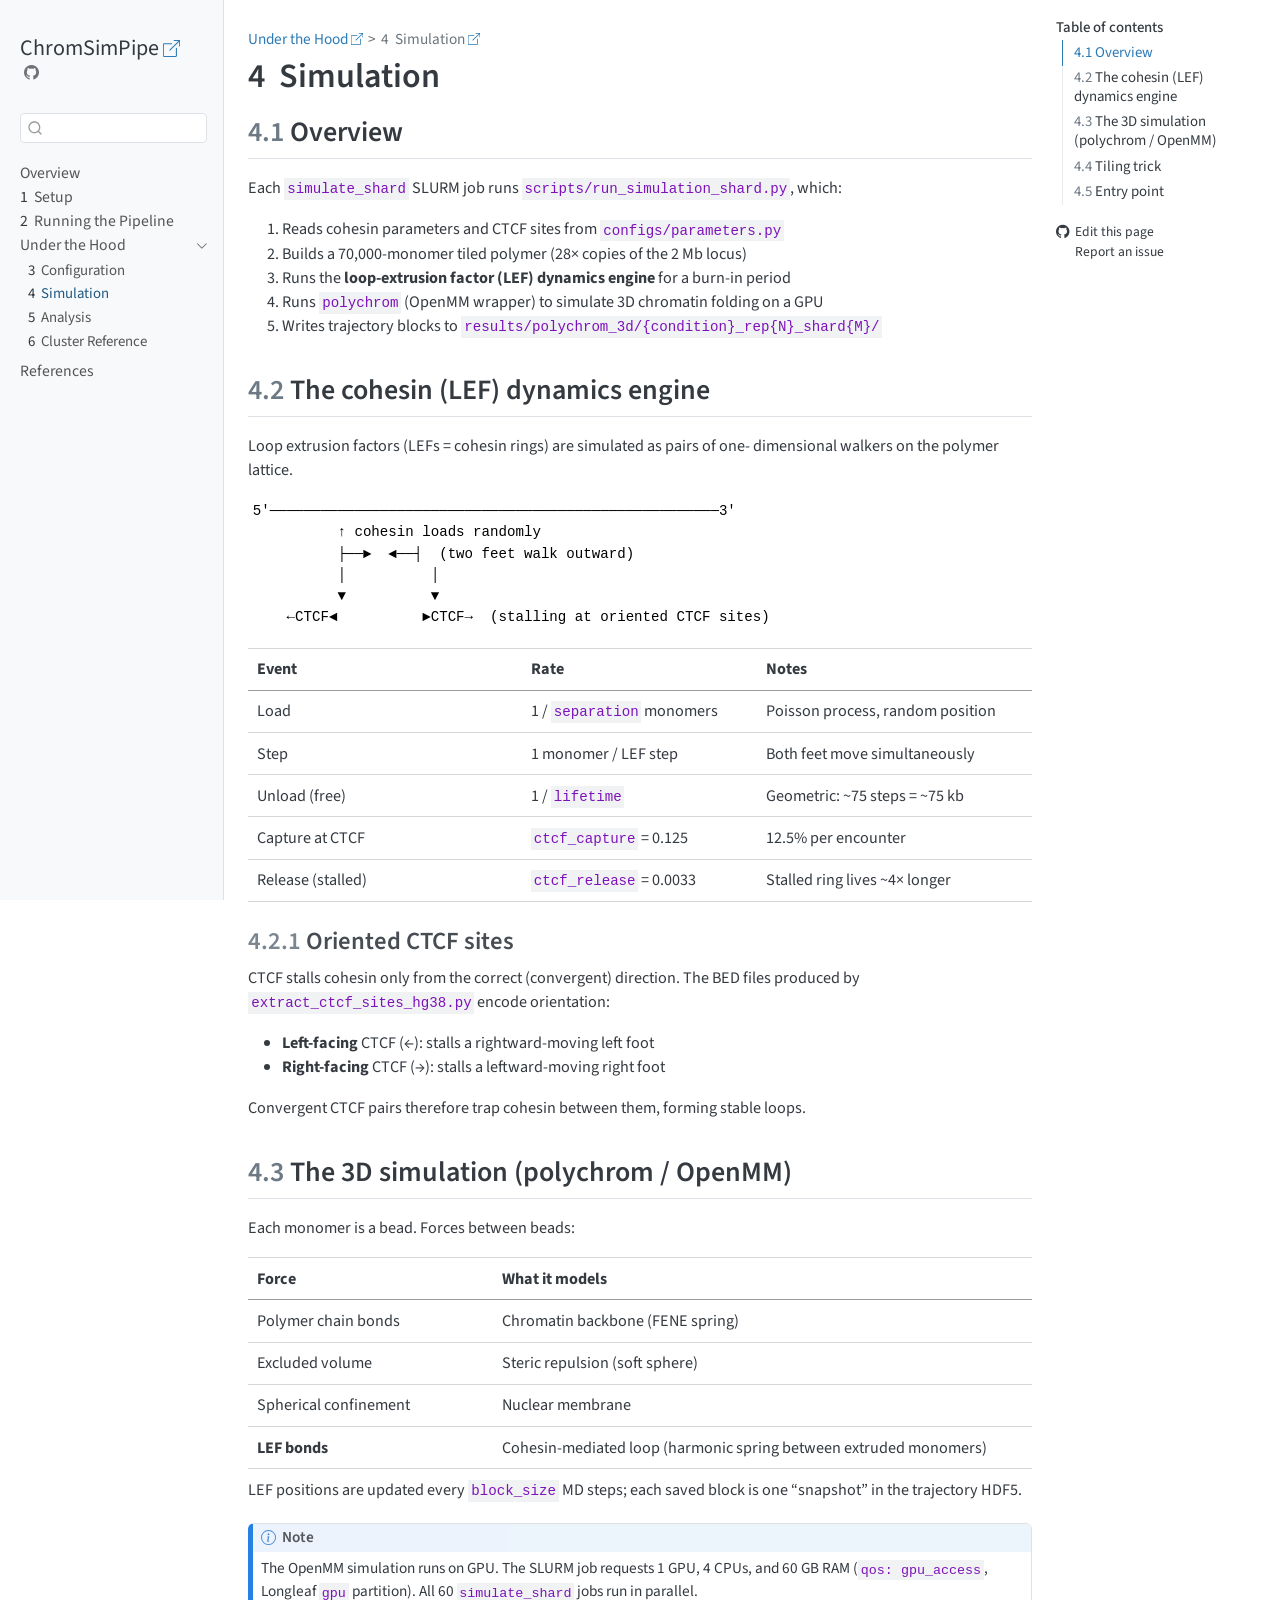
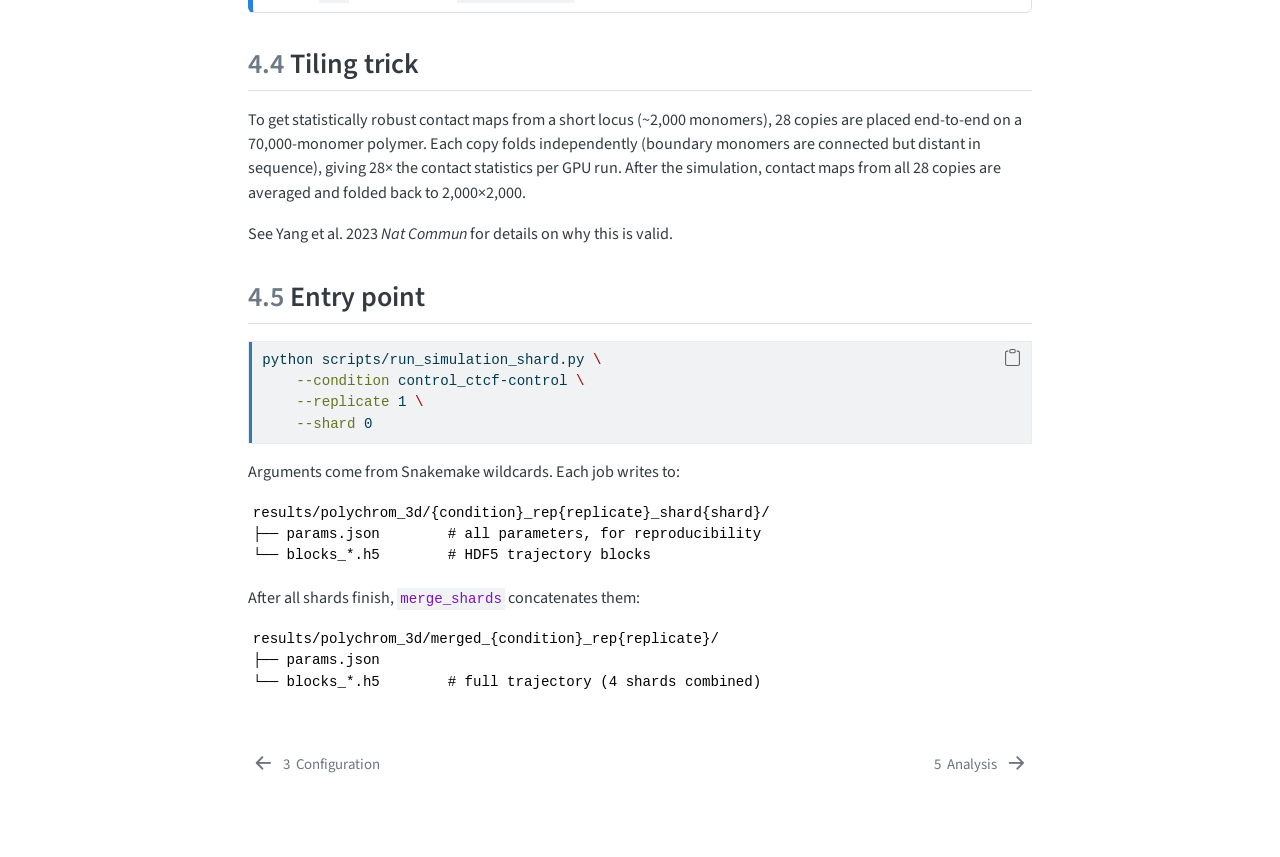
<file: simulation.html>
<!DOCTYPE html>
<html xmlns="http://www.w3.org/1999/xhtml" lang="en" xml:lang="en"><head>

<meta charset="utf-8">
<meta name="generator" content="quarto-1.9.38">

<meta name="viewport" content="width=device-width, initial-scale=1.0, user-scalable=yes">


<title>4&nbsp; Simulation – ChromSimPipe</title>
<style>
/* Default styles provided by pandoc.
** See https://pandoc.org/MANUAL.html#variables-for-html for config info.
*/
code{white-space: pre-wrap;}
span.smallcaps{font-variant: small-caps;}
div.columns{display: flex; gap: min(4vw, 1.5em);}
div.column{flex: auto; overflow-x: auto;}
div.hanging-indent{margin-left: 1.5em; text-indent: -1.5em;}
ul.task-list{list-style: none;}
ul.task-list li input[type="checkbox"] {
  width: 0.8em;
  margin: 0 0.8em 0.2em -1em; /* quarto-specific, see https://github.com/quarto-dev/quarto-cli/issues/4556 */ 
  vertical-align: middle;
}
/* CSS for syntax highlighting */
html { -webkit-text-size-adjust: 100%; }
pre > code.sourceCode { white-space: pre; position: relative; }
pre > code.sourceCode > span { display: inline-block; line-height: 1.25; }
pre > code.sourceCode > span:empty { height: 1.2em; }
.sourceCode { overflow: visible; }
code.sourceCode > span { color: inherit; text-decoration: inherit; }
div.sourceCode { margin: 1em 0; }
pre.sourceCode { margin: 0; }
@media screen {
div.sourceCode { overflow: auto; }
}
@media print {
pre > code.sourceCode { white-space: pre-wrap; }
pre > code.sourceCode > span { text-indent: -5em; padding-left: 5em; }
}
pre.numberSource code
  { counter-reset: source-line 0; }
pre.numberSource code > span
  { position: relative; left: -4em; counter-increment: source-line; }
pre.numberSource code > span > a:first-child::before
  { content: counter(source-line);
    position: relative; left: -1em; text-align: right; vertical-align: baseline;
    border: none; display: inline-block;
    -webkit-touch-callout: none; -webkit-user-select: none;
    -khtml-user-select: none; -moz-user-select: none;
    -ms-user-select: none; user-select: none;
    padding: 0 4px; width: 4em;
  }
pre.numberSource { margin-left: 3em;  padding-left: 4px; }
div.sourceCode
  {   }
@media screen {
pre > code.sourceCode > span > a:first-child::before { text-decoration: underline; }
}
</style>


<script src="site_libs/quarto-nav/quarto-nav.js"></script>
<script src="site_libs/quarto-nav/headroom.min.js"></script>
<script src="site_libs/clipboard/clipboard.min.js"></script>
<script src="site_libs/quarto-search/autocomplete.umd.js"></script>
<script src="site_libs/quarto-search/fuse.min.js"></script>
<script src="site_libs/quarto-search/quarto-search.js"></script>
<meta name="quarto:offset" content="./">
<link href="./analysis.html" rel="next">
<link href="./configuration.html" rel="prev">
<script src="site_libs/quarto-html/quarto.js" type="module"></script>
<script src="site_libs/quarto-html/tabsets/tabsets.js" type="module"></script>
<script src="site_libs/quarto-html/popper.min.js"></script>
<script src="site_libs/quarto-html/tippy.umd.min.js"></script>
<script src="site_libs/quarto-html/anchor.min.js"></script>
<link href="site_libs/quarto-html/tippy.css" rel="stylesheet">
<link href="site_libs/quarto-html/quarto-syntax-highlighting-15634bcf2e68342d4ad2dfa704d543f6.css" rel="stylesheet" id="quarto-text-highlighting-styles">
<script src="site_libs/bootstrap/bootstrap.min.js"></script>
<link href="site_libs/bootstrap/bootstrap-icons.css" rel="stylesheet">
<link href="site_libs/bootstrap/bootstrap-d800a0faa40030cb014b4e6d2d73d8da.min.css" rel="stylesheet" append-hash="true" id="quarto-bootstrap" data-mode="light">
<script id="quarto-search-options" type="application/json">{
  "location": "sidebar",
  "copy-button": false,
  "collapse-after": 3,
  "panel-placement": "start",
  "type": "textbox",
  "limit": 50,
  "keyboard-shortcut": [
    "f",
    "/",
    "s"
  ],
  "show-item-context": false,
  "language": {
    "search-no-results-text": "No results",
    "search-matching-documents-text": "matching documents",
    "search-copy-link-title": "Copy link to search",
    "search-hide-matches-text": "Hide additional matches",
    "search-more-match-text": "more match in this document",
    "search-more-matches-text": "more matches in this document",
    "search-clear-button-title": "Clear",
    "search-text-placeholder": "",
    "search-detached-cancel-button-title": "Cancel",
    "search-submit-button-title": "Submit",
    "search-label": "Search"
  }
}</script>
<style>html{ scroll-behavior: smooth; }</style>


</head>

<body class="nav-sidebar docked quarto-light">

<div id="quarto-search-results"></div>
  <header id="quarto-header" class="headroom fixed-top">
  <nav class="quarto-secondary-nav">
    <div class="container-fluid d-flex">
      <button type="button" class="quarto-btn-toggle btn" data-bs-toggle="collapse" role="button" data-bs-target=".quarto-sidebar-collapse-item" aria-controls="quarto-sidebar" aria-expanded="false" aria-label="Toggle sidebar navigation" onclick="if (window.quartoToggleHeadroom) { window.quartoToggleHeadroom(); }">
        <i class="bi bi-layout-text-sidebar-reverse"></i>
      </button>
        <nav class="quarto-page-breadcrumbs" aria-label="breadcrumb"><ol class="breadcrumb"><li class="breadcrumb-item"><a href="./configuration.html">Under the Hood</a></li><li class="breadcrumb-item"><a href="./simulation.html"><span class="chapter-number">4</span>&nbsp; <span class="chapter-title">Simulation</span></a></li></ol></nav>
        <a class="flex-grow-1" role="navigation" data-bs-toggle="collapse" data-bs-target=".quarto-sidebar-collapse-item" aria-controls="quarto-sidebar" aria-expanded="false" aria-label="Toggle sidebar navigation" onclick="if (window.quartoToggleHeadroom) { window.quartoToggleHeadroom(); }">      
        </a>
      <button type="button" class="btn quarto-search-button" aria-label="Search" onclick="window.quartoOpenSearch();">
        <i class="bi bi-search"></i>
      </button>
    </div>
  </nav>
</header>
<!-- content -->
<div id="quarto-content" class="quarto-container page-columns page-rows-contents page-layout-article">
<!-- sidebar -->
  <nav id="quarto-sidebar" class="sidebar collapse collapse-horizontal quarto-sidebar-collapse-item sidebar-navigation docked overflow-auto">
    <div class="pt-lg-2 mt-2 text-left sidebar-header">
    <div class="sidebar-title mb-0 py-0">
      <a href="./">ChromSimPipe</a> 
        <div class="sidebar-tools-main">
    <a href="https://github.com/jpflores-13/ChromSimPipe" title="Source Code" class="quarto-navigation-tool px-1" aria-label="Source Code"><i class="bi bi-github"></i></a>
</div>
    </div>
      </div>
        <div class="mt-2 flex-shrink-0 align-items-center">
        <div class="sidebar-search">
        <div id="quarto-search" class="" title="Search"></div>
        </div>
        </div>
    <div class="sidebar-menu-container"> 
    <ul class="list-unstyled mt-1">
        <li class="sidebar-item">
  <div class="sidebar-item-container"> 
  <a href="./index.html" class="sidebar-item-text sidebar-link">
 <span class="menu-text">Overview</span></a>
  </div>
</li>
        <li class="sidebar-item">
  <div class="sidebar-item-container"> 
  <a href="./setup.html" class="sidebar-item-text sidebar-link">
 <span class="menu-text"><span class="chapter-number">1</span>&nbsp; <span class="chapter-title">Setup</span></span></a>
  </div>
</li>
        <li class="sidebar-item">
  <div class="sidebar-item-container"> 
  <a href="./running.html" class="sidebar-item-text sidebar-link">
 <span class="menu-text"><span class="chapter-number">2</span>&nbsp; <span class="chapter-title">Running the Pipeline</span></span></a>
  </div>
</li>
        <li class="sidebar-item sidebar-item-section">
      <div class="sidebar-item-container"> 
            <a class="sidebar-item-text sidebar-link text-start" data-bs-toggle="collapse" data-bs-target="#quarto-sidebar-section-1" role="navigation" aria-expanded="true">
 <span class="menu-text">Under the Hood</span></a>
          <a class="sidebar-item-toggle text-start" data-bs-toggle="collapse" data-bs-target="#quarto-sidebar-section-1" role="navigation" aria-expanded="true" aria-label="Toggle section">
            <i class="bi bi-chevron-right ms-2"></i>
          </a> 
      </div>
      <ul id="quarto-sidebar-section-1" class="collapse list-unstyled sidebar-section depth1 show">  
          <li class="sidebar-item">
  <div class="sidebar-item-container"> 
  <a href="./configuration.html" class="sidebar-item-text sidebar-link">
 <span class="menu-text"><span class="chapter-number">3</span>&nbsp; <span class="chapter-title">Configuration</span></span></a>
  </div>
</li>
          <li class="sidebar-item">
  <div class="sidebar-item-container"> 
  <a href="./simulation.html" class="sidebar-item-text sidebar-link active">
 <span class="menu-text"><span class="chapter-number">4</span>&nbsp; <span class="chapter-title">Simulation</span></span></a>
  </div>
</li>
          <li class="sidebar-item">
  <div class="sidebar-item-container"> 
  <a href="./analysis.html" class="sidebar-item-text sidebar-link">
 <span class="menu-text"><span class="chapter-number">5</span>&nbsp; <span class="chapter-title">Analysis</span></span></a>
  </div>
</li>
          <li class="sidebar-item">
  <div class="sidebar-item-container"> 
  <a href="./cluster.html" class="sidebar-item-text sidebar-link">
 <span class="menu-text"><span class="chapter-number">6</span>&nbsp; <span class="chapter-title">Cluster Reference</span></span></a>
  </div>
</li>
      </ul>
  </li>
        <li class="sidebar-item">
  <div class="sidebar-item-container"> 
  <a href="./references.html" class="sidebar-item-text sidebar-link">
 <span class="menu-text">References</span></a>
  </div>
</li>
    </ul>
    </div>
</nav>
<div id="quarto-sidebar-glass" class="quarto-sidebar-collapse-item" data-bs-toggle="collapse" data-bs-target=".quarto-sidebar-collapse-item"></div>
<!-- margin-sidebar -->
    <div id="quarto-margin-sidebar" class="sidebar margin-sidebar">
        <nav id="TOC" role="doc-toc" class="toc-active">
    <h2 id="toc-title">Table of contents</h2>
   
  <ul>
  <li><a href="#overview" id="toc-overview" class="nav-link active" data-scroll-target="#overview"><span class="header-section-number">4.1</span> Overview</a></li>
  <li><a href="#the-cohesin-lef-dynamics-engine" id="toc-the-cohesin-lef-dynamics-engine" class="nav-link" data-scroll-target="#the-cohesin-lef-dynamics-engine"><span class="header-section-number">4.2</span> The cohesin (LEF) dynamics engine</a>
  <ul class="collapse">
  <li><a href="#oriented-ctcf-sites" id="toc-oriented-ctcf-sites" class="nav-link" data-scroll-target="#oriented-ctcf-sites"><span class="header-section-number">4.2.1</span> Oriented CTCF sites</a></li>
  </ul></li>
  <li><a href="#the-3d-simulation-polychrom-openmm" id="toc-the-3d-simulation-polychrom-openmm" class="nav-link" data-scroll-target="#the-3d-simulation-polychrom-openmm"><span class="header-section-number">4.3</span> The 3D simulation (polychrom / OpenMM)</a></li>
  <li><a href="#tiling-trick" id="toc-tiling-trick" class="nav-link" data-scroll-target="#tiling-trick"><span class="header-section-number">4.4</span> Tiling trick</a></li>
  <li><a href="#entry-point" id="toc-entry-point" class="nav-link" data-scroll-target="#entry-point"><span class="header-section-number">4.5</span> Entry point</a></li>
  </ul>
<div class="toc-actions"><ul><li><a href="https://github.com/jpflores-13/ChromSimPipe/edit/main/simulation.qmd" class="toc-action"><i class="bi bi-github"></i>Edit this page</a></li><li><a href="https://github.com/jpflores-13/ChromSimPipe/issues/new" class="toc-action"><i class="bi empty"></i>Report an issue</a></li></ul></div></nav>
    </div>
<!-- main -->
<main class="content" id="quarto-document-content">

<header id="title-block-header" class="quarto-title-block default"><nav class="quarto-page-breadcrumbs quarto-title-breadcrumbs d-none d-lg-block" aria-label="breadcrumb"><ol class="breadcrumb"><li class="breadcrumb-item"><a href="./configuration.html">Under the Hood</a></li><li class="breadcrumb-item"><a href="./simulation.html"><span class="chapter-number">4</span>&nbsp; <span class="chapter-title">Simulation</span></a></li></ol></nav>
<div class="quarto-title">
<h1 class="title"><span class="chapter-number">4</span>&nbsp; <span class="chapter-title">Simulation</span></h1>
</div>



<div class="quarto-title-meta">

    
  
    
  </div>
  


</header>


<section id="overview" class="level2" data-number="4.1">
<h2 data-number="4.1" class="anchored" data-anchor-id="overview"><span class="header-section-number">4.1</span> Overview</h2>
<p>Each <code>simulate_shard</code> SLURM job runs <code>scripts/run_simulation_shard.py</code>, which:</p>
<ol type="1">
<li>Reads cohesin parameters and CTCF sites from <code>configs/parameters.py</code></li>
<li>Builds a 70,000-monomer tiled polymer (28× copies of the 2 Mb locus)</li>
<li>Runs the <strong>loop-extrusion factor (LEF) dynamics engine</strong> for a burn-in period</li>
<li>Runs <code>polychrom</code> (OpenMM wrapper) to simulate 3D chromatin folding on a GPU</li>
<li>Writes trajectory blocks to <code>results/polychrom_3d/{condition}_rep{N}_shard{M}/</code></li>
</ol>
</section>
<section id="the-cohesin-lef-dynamics-engine" class="level2" data-number="4.2">
<h2 data-number="4.2" class="anchored" data-anchor-id="the-cohesin-lef-dynamics-engine"><span class="header-section-number">4.2</span> The cohesin (LEF) dynamics engine</h2>
<p>Loop extrusion factors (LEFs = cohesin rings) are simulated as pairs of one- dimensional walkers on the polymer lattice.</p>
<pre><code>5'─────────────────────────────────────────────────────3'
          ↑ cohesin loads randomly
          ├──►  ◄──┤  (two feet walk outward)
          │          │
          ▼          ▼
    ←CTCF◄          ►CTCF→  (stalling at oriented CTCF sites)</code></pre>
<table class="caption-top table">
<colgroup>
<col style="width: 35%">
<col style="width: 30%">
<col style="width: 35%">
</colgroup>
<thead>
<tr class="header">
<th>Event</th>
<th>Rate</th>
<th>Notes</th>
</tr>
</thead>
<tbody>
<tr class="odd">
<td>Load</td>
<td>1 / <code>separation</code> monomers</td>
<td>Poisson process, random position</td>
</tr>
<tr class="even">
<td>Step</td>
<td>1 monomer / LEF step</td>
<td>Both feet move simultaneously</td>
</tr>
<tr class="odd">
<td>Unload (free)</td>
<td>1 / <code>lifetime</code></td>
<td>Geometric: ~75 steps = ~75 kb</td>
</tr>
<tr class="even">
<td>Capture at CTCF</td>
<td><code>ctcf_capture</code> = 0.125</td>
<td>12.5% per encounter</td>
</tr>
<tr class="odd">
<td>Release (stalled)</td>
<td><code>ctcf_release</code> = 0.0033</td>
<td>Stalled ring lives ~4× longer</td>
</tr>
</tbody>
</table>
<section id="oriented-ctcf-sites" class="level3" data-number="4.2.1">
<h3 data-number="4.2.1" class="anchored" data-anchor-id="oriented-ctcf-sites"><span class="header-section-number">4.2.1</span> Oriented CTCF sites</h3>
<p>CTCF stalls cohesin only from the correct (convergent) direction. The BED files produced by <code>extract_ctcf_sites_hg38.py</code> encode orientation:</p>
<ul>
<li><strong>Left-facing</strong> CTCF (←): stalls a rightward-moving left foot</li>
<li><strong>Right-facing</strong> CTCF (→): stalls a leftward-moving right foot</li>
</ul>
<p>Convergent CTCF pairs therefore trap cohesin between them, forming stable loops.</p>
</section>
</section>
<section id="the-3d-simulation-polychrom-openmm" class="level2" data-number="4.3">
<h2 data-number="4.3" class="anchored" data-anchor-id="the-3d-simulation-polychrom-openmm"><span class="header-section-number">4.3</span> The 3D simulation (polychrom / OpenMM)</h2>
<p>Each monomer is a bead. Forces between beads:</p>
<table class="caption-top table">
<colgroup>
<col style="width: 31%">
<col style="width: 68%">
</colgroup>
<thead>
<tr class="header">
<th>Force</th>
<th>What it models</th>
</tr>
</thead>
<tbody>
<tr class="odd">
<td>Polymer chain bonds</td>
<td>Chromatin backbone (FENE spring)</td>
</tr>
<tr class="even">
<td>Excluded volume</td>
<td>Steric repulsion (soft sphere)</td>
</tr>
<tr class="odd">
<td>Spherical confinement</td>
<td>Nuclear membrane</td>
</tr>
<tr class="even">
<td><strong>LEF bonds</strong></td>
<td>Cohesin-mediated loop (harmonic spring between extruded monomers)</td>
</tr>
</tbody>
</table>
<p>LEF positions are updated every <code>block_size</code> MD steps; each saved block is one “snapshot” in the trajectory HDF5.</p>
<div class="callout callout-style-default callout-note callout-titled">
<div class="callout-header d-flex align-content-center">
<div class="callout-icon-container">
<i class="callout-icon"></i>
</div>
<div class="callout-title-container flex-fill">
Note
</div>
</div>
<div class="callout-body-container callout-body">
<p>The OpenMM simulation runs on GPU. The SLURM job requests 1 GPU, 4 CPUs, and 60 GB RAM (<code>qos: gpu_access</code>, Longleaf <code>gpu</code> partition). All 60 <code>simulate_shard</code> jobs run in parallel.</p>
</div>
</div>
</section>
<section id="tiling-trick" class="level2" data-number="4.4">
<h2 data-number="4.4" class="anchored" data-anchor-id="tiling-trick"><span class="header-section-number">4.4</span> Tiling trick</h2>
<p>To get statistically robust contact maps from a short locus (~2,000 monomers), 28 copies are placed end-to-end on a 70,000-monomer polymer. Each copy folds independently (boundary monomers are connected but distant in sequence), giving 28× the contact statistics per GPU run. After the simulation, contact maps from all 28 copies are averaged and folded back to 2,000×2,000.</p>
<p>See Yang et al.&nbsp;2023 <em>Nat Commun</em> for details on why this is valid.</p>
</section>
<section id="entry-point" class="level2" data-number="4.5">
<h2 data-number="4.5" class="anchored" data-anchor-id="entry-point"><span class="header-section-number">4.5</span> Entry point</h2>
<div class="code-copy-outer-scaffold"><div class="sourceCode" id="cb2"><pre class="sourceCode bash code-with-copy"><code class="sourceCode bash"><span id="cb2-1"><a href="#cb2-1" aria-hidden="true" tabindex="-1"></a><span class="ex">python</span> scripts/run_simulation_shard.py <span class="dt">\</span></span>
<span id="cb2-2"><a href="#cb2-2" aria-hidden="true" tabindex="-1"></a>    <span class="at">--condition</span> control_ctcf-control <span class="dt">\</span></span>
<span id="cb2-3"><a href="#cb2-3" aria-hidden="true" tabindex="-1"></a>    <span class="at">--replicate</span> 1 <span class="dt">\</span></span>
<span id="cb2-4"><a href="#cb2-4" aria-hidden="true" tabindex="-1"></a>    <span class="at">--shard</span> 0</span></code></pre></div><button title="Copy to Clipboard" class="code-copy-button"><i class="bi"></i></button></div>
<p>Arguments come from Snakemake wildcards. Each job writes to:</p>
<pre><code>results/polychrom_3d/{condition}_rep{replicate}_shard{shard}/
├── params.json        # all parameters, for reproducibility
└── blocks_*.h5        # HDF5 trajectory blocks</code></pre>
<p>After all shards finish, <code>merge_shards</code> concatenates them:</p>
<pre><code>results/polychrom_3d/merged_{condition}_rep{replicate}/
├── params.json
└── blocks_*.h5        # full trajectory (4 shards combined)</code></pre>


</section>

</main> <!-- /main -->
<script id="quarto-html-after-body" type="application/javascript">
  window.document.addEventListener("DOMContentLoaded", function (event) {
    const icon = "";
    const anchorJS = new window.AnchorJS();
    anchorJS.options = {
      placement: 'right',
      icon: icon
    };
    anchorJS.add('.anchored');
    const isCodeAnnotation = (el) => {
      for (const clz of el.classList) {
        if (clz.startsWith('code-annotation-')) {                     
          return true;
        }
      }
      return false;
    }
    const onCopySuccess = function(e) {
      // button target
      const button = e.trigger;
      // don't keep focus
      button.blur();
      // flash "checked"
      button.classList.add('code-copy-button-checked');
      var currentTitle = button.getAttribute("title");
      button.setAttribute("title", "Copied!");
      let tooltip;
      if (window.bootstrap) {
        button.setAttribute("data-bs-toggle", "tooltip");
        button.setAttribute("data-bs-placement", "left");
        button.setAttribute("data-bs-title", "Copied!");
        tooltip = new bootstrap.Tooltip(button, 
          { trigger: "manual", 
            customClass: "code-copy-button-tooltip",
            offset: [0, -8]});
        tooltip.show();    
      }
      setTimeout(function() {
        if (tooltip) {
          tooltip.hide();
          button.removeAttribute("data-bs-title");
          button.removeAttribute("data-bs-toggle");
          button.removeAttribute("data-bs-placement");
        }
        button.setAttribute("title", currentTitle);
        button.classList.remove('code-copy-button-checked');
      }, 1000);
      // clear code selection
      e.clearSelection();
    }
    const getTextToCopy = function(trigger) {
      const outerScaffold = trigger.parentElement.cloneNode(true);
      const codeEl = outerScaffold.querySelector('code');
      for (const childEl of codeEl.children) {
        if (isCodeAnnotation(childEl)) {
          childEl.remove();
        }
      }
      return codeEl.innerText;
    }
    const clipboard = new window.ClipboardJS('.code-copy-button:not([data-in-quarto-modal])', {
      text: getTextToCopy
    });
    clipboard.on('success', onCopySuccess);
    if (window.document.getElementById('quarto-embedded-source-code-modal')) {
      const clipboardModal = new window.ClipboardJS('.code-copy-button[data-in-quarto-modal]', {
        text: getTextToCopy,
        container: window.document.getElementById('quarto-embedded-source-code-modal')
      });
      clipboardModal.on('success', onCopySuccess);
    }
      var localhostRegex = new RegExp(/^(?:http|https):\/\/localhost\:?[0-9]*\//);
      var mailtoRegex = new RegExp(/^mailto:/);
        var filterRegex = new RegExp("https:\/\/jpflores-13\.github\.io\/ChromSimPipe");
      var isInternal = (href) => {
          return filterRegex.test(href) || localhostRegex.test(href) || mailtoRegex.test(href);
      }
      // Inspect non-navigation links and adorn them if external
     var links = window.document.querySelectorAll('a[href]:not(.nav-link):not(.navbar-brand):not(.toc-action):not(.sidebar-link):not(.sidebar-item-toggle):not(.pagination-link):not(.no-external):not([aria-hidden]):not(.dropdown-item):not(.quarto-navigation-tool):not(.about-link)');
      for (var i=0; i<links.length; i++) {
        const link = links[i];
        if (!isInternal(link.href)) {
          // undo the damage that might have been done by quarto-nav.js in the case of
          // links that we want to consider external
          if (link.dataset.originalHref !== undefined) {
            link.href = link.dataset.originalHref;
          }
            // target, if specified
            link.setAttribute("target", "_blank");
            if (link.getAttribute("rel") === null) {
              link.setAttribute("rel", "noopener");
            }
            // default icon
            link.classList.add("external");
        }
      }
    function tippyHover(el, contentFn, onTriggerFn, onUntriggerFn) {
      const config = {
        allowHTML: true,
        maxWidth: 500,
        delay: 100,
        arrow: false,
        appendTo: function(el) {
            return el.parentElement;
        },
        interactive: true,
        interactiveBorder: 10,
        theme: 'quarto',
        placement: 'bottom-start',
      };
      if (contentFn) {
        config.content = contentFn;
      }
      if (onTriggerFn) {
        config.onTrigger = onTriggerFn;
      }
      if (onUntriggerFn) {
        config.onUntrigger = onUntriggerFn;
      }
      window.tippy(el, config); 
    }
    const noterefs = window.document.querySelectorAll('a[role="doc-noteref"]');
    for (var i=0; i<noterefs.length; i++) {
      const ref = noterefs[i];
      tippyHover(ref, function() {
        // use id or data attribute instead here
        let href = ref.getAttribute('data-footnote-href') || ref.getAttribute('href');
        try { href = new URL(href).hash; } catch {}
        const id = href.replace(/^#\/?/, "");
        const note = window.document.getElementById(id);
        if (note) {
          return note.innerHTML;
        } else {
          return "";
        }
      });
    }
    const xrefs = window.document.querySelectorAll('a.quarto-xref');
    const processXRef = (id, note) => {
      // Strip column container classes
      const stripColumnClz = (el) => {
        el.classList.remove("page-full", "page-columns");
        if (el.children) {
          for (const child of el.children) {
            stripColumnClz(child);
          }
        }
      }
      stripColumnClz(note)
      if (id === null || id.startsWith('sec-')) {
        // Special case sections, only their first couple elements
        const container = document.createElement("div");
        if (note.children && note.children.length > 2) {
          container.appendChild(note.children[0].cloneNode(true));
          for (let i = 1; i < note.children.length; i++) {
            const child = note.children[i];
            if (child.tagName === "P" && child.innerText === "") {
              continue;
            } else {
              container.appendChild(child.cloneNode(true));
              break;
            }
          }
          if (window.Quarto?.typesetMath) {
            window.Quarto.typesetMath(container);
          }
          return container.innerHTML
        } else {
          if (window.Quarto?.typesetMath) {
            window.Quarto.typesetMath(note);
          }
          return note.innerHTML;
        }
      } else {
        // Remove any anchor links if they are present
        const anchorLink = note.querySelector('a.anchorjs-link');
        if (anchorLink) {
          anchorLink.remove();
        }
        if (window.Quarto?.typesetMath) {
          window.Quarto.typesetMath(note);
        }
        if (note.classList.contains("callout")) {
          return note.outerHTML;
        } else {
          return note.innerHTML;
        }
      }
    }
    for (var i=0; i<xrefs.length; i++) {
      const xref = xrefs[i];
      tippyHover(xref, undefined, function(instance) {
        instance.disable();
        let url = xref.getAttribute('href');
        let hash = undefined; 
        if (url.startsWith('#')) {
          hash = url;
        } else {
          try { hash = new URL(url).hash; } catch {}
        }
        if (hash) {
          const id = hash.replace(/^#\/?/, "");
          const note = window.document.getElementById(id);
          if (note !== null) {
            try {
              const html = processXRef(id, note.cloneNode(true));
              instance.setContent(html);
            } finally {
              instance.enable();
              instance.show();
            }
          } else {
            // See if we can fetch this
            fetch(url.split('#')[0])
            .then(res => res.text())
            .then(html => {
              const parser = new DOMParser();
              const htmlDoc = parser.parseFromString(html, "text/html");
              const note = htmlDoc.getElementById(id);
              if (note !== null) {
                const html = processXRef(id, note);
                instance.setContent(html);
              } 
            }).finally(() => {
              instance.enable();
              instance.show();
            });
          }
        } else {
          // See if we can fetch a full url (with no hash to target)
          // This is a special case and we should probably do some content thinning / targeting
          fetch(url)
          .then(res => res.text())
          .then(html => {
            const parser = new DOMParser();
            const htmlDoc = parser.parseFromString(html, "text/html");
            const note = htmlDoc.querySelector('main.content');
            if (note !== null) {
              // This should only happen for chapter cross references
              // (since there is no id in the URL)
              // remove the first header
              if (note.children.length > 0 && note.children[0].tagName === "HEADER") {
                note.children[0].remove();
              }
              const html = processXRef(null, note);
              instance.setContent(html);
            } 
          }).finally(() => {
            instance.enable();
            instance.show();
          });
        }
      }, function(instance) {
      });
    }
        let selectedAnnoteEl;
        const selectorForAnnotation = ( cell, annotation) => {
          let cellAttr = 'data-code-cell="' + cell + '"';
          let lineAttr = 'data-code-annotation="' +  annotation + '"';
          const selector = 'span[' + cellAttr + '][' + lineAttr + ']';
          return selector;
        }
        const selectCodeLines = (annoteEl) => {
          const doc = window.document;
          const targetCell = annoteEl.getAttribute("data-target-cell");
          const targetAnnotation = annoteEl.getAttribute("data-target-annotation");
          const annoteSpan = window.document.querySelector(selectorForAnnotation(targetCell, targetAnnotation));
          const lines = annoteSpan.getAttribute("data-code-lines").split(",");
          const lineIds = lines.map((line) => {
            return targetCell + "-" + line;
          })
          let top = null;
          let height = null;
          let parent = null;
          if (lineIds.length > 0) {
              //compute the position of the single el (top and bottom and make a div)
              const el = window.document.getElementById(lineIds[0]);
              top = el.offsetTop;
              height = el.offsetHeight;
              parent = el.parentElement.parentElement;
            if (lineIds.length > 1) {
              const lastEl = window.document.getElementById(lineIds[lineIds.length - 1]);
              const bottom = lastEl.offsetTop + lastEl.offsetHeight;
              height = bottom - top;
            }
            if (top !== null && height !== null && parent !== null) {
              // cook up a div (if necessary) and position it 
              let div = window.document.getElementById("code-annotation-line-highlight");
              if (div === null) {
                div = window.document.createElement("div");
                div.setAttribute("id", "code-annotation-line-highlight");
                div.style.position = 'absolute';
                parent.appendChild(div);
              }
              div.style.top = top - 2 + "px";
              div.style.height = height + 4 + "px";
              div.style.left = 0;
              let gutterDiv = window.document.getElementById("code-annotation-line-highlight-gutter");
              if (gutterDiv === null) {
                gutterDiv = window.document.createElement("div");
                gutterDiv.setAttribute("id", "code-annotation-line-highlight-gutter");
                gutterDiv.style.position = 'absolute';
                const codeCell = window.document.getElementById(targetCell);
                const gutter = codeCell.querySelector('.code-annotation-gutter');
                gutter.appendChild(gutterDiv);
              }
              gutterDiv.style.top = top - 2 + "px";
              gutterDiv.style.height = height + 4 + "px";
            }
            selectedAnnoteEl = annoteEl;
          }
        };
        const unselectCodeLines = () => {
          const elementsIds = ["code-annotation-line-highlight", "code-annotation-line-highlight-gutter"];
          elementsIds.forEach((elId) => {
            const div = window.document.getElementById(elId);
            if (div) {
              div.remove();
            }
          });
          selectedAnnoteEl = undefined;
        };
          // Handle positioning of the toggle
      window.addEventListener(
        "resize",
        throttle(() => {
          elRect = undefined;
          if (selectedAnnoteEl) {
            selectCodeLines(selectedAnnoteEl);
          }
        }, 10)
      );
      function throttle(fn, ms) {
      let throttle = false;
      let timer;
        return (...args) => {
          if(!throttle) { // first call gets through
              fn.apply(this, args);
              throttle = true;
          } else { // all the others get throttled
              if(timer) clearTimeout(timer); // cancel #2
              timer = setTimeout(() => {
                fn.apply(this, args);
                timer = throttle = false;
              }, ms);
          }
        };
      }
        // Attach click handler to the DT
        const annoteDls = window.document.querySelectorAll('dt[data-target-cell]');
        for (const annoteDlNode of annoteDls) {
          annoteDlNode.addEventListener('click', (event) => {
            const clickedEl = event.target;
            if (clickedEl !== selectedAnnoteEl) {
              unselectCodeLines();
              const activeEl = window.document.querySelector('dt[data-target-cell].code-annotation-active');
              if (activeEl) {
                activeEl.classList.remove('code-annotation-active');
              }
              selectCodeLines(clickedEl);
              clickedEl.classList.add('code-annotation-active');
            } else {
              // Unselect the line
              unselectCodeLines();
              clickedEl.classList.remove('code-annotation-active');
            }
          });
        }
    const findCites = (el) => {
      const parentEl = el.parentElement;
      if (parentEl) {
        const cites = parentEl.dataset.cites;
        if (cites) {
          return {
            el,
            cites: cites.split(' ')
          };
        } else {
          return findCites(el.parentElement)
        }
      } else {
        return undefined;
      }
    };
    var bibliorefs = window.document.querySelectorAll('a[role="doc-biblioref"]');
    for (var i=0; i<bibliorefs.length; i++) {
      const ref = bibliorefs[i];
      const citeInfo = findCites(ref);
      if (citeInfo) {
        tippyHover(citeInfo.el, function() {
          var popup = window.document.createElement('div');
          citeInfo.cites.forEach(function(cite) {
            var citeDiv = window.document.createElement('div');
            citeDiv.classList.add('hanging-indent');
            citeDiv.classList.add('csl-entry');
            var biblioDiv = window.document.getElementById('ref-' + cite);
            if (biblioDiv) {
              citeDiv.innerHTML = biblioDiv.innerHTML;
            }
            popup.appendChild(citeDiv);
          });
          return popup.innerHTML;
        });
      }
    }
  });
  </script>
<nav class="page-navigation">
  <div class="nav-page nav-page-previous">
      <a href="./configuration.html" class="pagination-link" aria-label="Configuration">
        <i class="bi bi-arrow-left-short"></i> <span class="nav-page-text"><span class="chapter-number">3</span>&nbsp; <span class="chapter-title">Configuration</span></span>
      </a>          
  </div>
  <div class="nav-page nav-page-next">
      <a href="./analysis.html" class="pagination-link" aria-label="Analysis">
        <span class="nav-page-text"><span class="chapter-number">5</span>&nbsp; <span class="chapter-title">Analysis</span></span> <i class="bi bi-arrow-right-short"></i>
      </a>
  </div>
</nav>
</div> <!-- /content -->




<footer class="footer"><div class="nav-footer"><div class="nav-footer-center"><div class="toc-actions d-sm-block d-md-none"><ul><li><a href="https://github.com/jpflores-13/ChromSimPipe/edit/main/simulation.qmd" class="toc-action"><i class="bi bi-github"></i>Edit this page</a></li><li><a href="https://github.com/jpflores-13/ChromSimPipe/issues/new" class="toc-action"><i class="bi empty"></i>Report an issue</a></li></ul></div></div></div></footer><script src="site_libs/quarto-html/zenscroll-min.js"></script>
</body></html>
</file>
<file: site_libs/quarto-html/tippy.css>
.tippy-box[data-animation=fade][data-state=hidden]{opacity:0}[data-tippy-root]{max-width:calc(100vw - 10px)}.tippy-box{position:relative;background-color:#333;color:#fff;border-radius:4px;font-size:14px;line-height:1.4;white-space:normal;outline:0;transition-property:transform,visibility,opacity}.tippy-box[data-placement^=top]>.tippy-arrow{bottom:0}.tippy-box[data-placement^=top]>.tippy-arrow:before{bottom:-7px;left:0;border-width:8px 8px 0;border-top-color:initial;transform-origin:center top}.tippy-box[data-placement^=bottom]>.tippy-arrow{top:0}.tippy-box[data-placement^=bottom]>.tippy-arrow:before{top:-7px;left:0;border-width:0 8px 8px;border-bottom-color:initial;transform-origin:center bottom}.tippy-box[data-placement^=left]>.tippy-arrow{right:0}.tippy-box[data-placement^=left]>.tippy-arrow:before{border-width:8px 0 8px 8px;border-left-color:initial;right:-7px;transform-origin:center left}.tippy-box[data-placement^=right]>.tippy-arrow{left:0}.tippy-box[data-placement^=right]>.tippy-arrow:before{left:-7px;border-width:8px 8px 8px 0;border-right-color:initial;transform-origin:center right}.tippy-box[data-inertia][data-state=visible]{transition-timing-function:cubic-bezier(.54,1.5,.38,1.11)}.tippy-arrow{width:16px;height:16px;color:#333}.tippy-arrow:before{content:"";position:absolute;border-color:transparent;border-style:solid}.tippy-content{position:relative;padding:5px 9px;z-index:1}
</file>
<file: site_libs/quarto-html/quarto-syntax-highlighting-15634bcf2e68342d4ad2dfa704d543f6.css>
/* quarto syntax highlight colors */
:root {
  --quarto-hl-ot-color: #003B4F;
  --quarto-hl-at-color: #657422;
  --quarto-hl-ss-color: #20794D;
  --quarto-hl-an-color: #5E5E5E;
  --quarto-hl-fu-color: #4758AB;
  --quarto-hl-st-color: #20794D;
  --quarto-hl-cf-color: #003B4F;
  --quarto-hl-op-color: #5E5E5E;
  --quarto-hl-er-color: #AD0000;
  --quarto-hl-bn-color: #AD0000;
  --quarto-hl-al-color: #AD0000;
  --quarto-hl-va-color: #111111;
  --quarto-hl-bu-color: inherit;
  --quarto-hl-ex-color: inherit;
  --quarto-hl-pp-color: #AD0000;
  --quarto-hl-in-color: #5E5E5E;
  --quarto-hl-vs-color: #20794D;
  --quarto-hl-wa-color: #5E5E5E;
  --quarto-hl-do-color: #5E5E5E;
  --quarto-hl-im-color: #00769E;
  --quarto-hl-ch-color: #20794D;
  --quarto-hl-dt-color: #AD0000;
  --quarto-hl-fl-color: #AD0000;
  --quarto-hl-co-color: #5E5E5E;
  --quarto-hl-cv-color: #5E5E5E;
  --quarto-hl-cn-color: #8f5902;
  --quarto-hl-sc-color: #5E5E5E;
  --quarto-hl-dv-color: #AD0000;
  --quarto-hl-kw-color: #003B4F;
}

/* other quarto variables */
:root {
  --quarto-font-monospace: SFMono-Regular, Menlo, Monaco, Consolas, "Liberation Mono", "Courier New", monospace;
}

/* syntax highlight based on Pandoc's rules */
pre > code.sourceCode > span {
  color: #003B4F;
}

code.sourceCode > span {
  color: #003B4F;
}

div.sourceCode,
div.sourceCode pre.sourceCode {
  color: #003B4F;
}

/* Normal */
code span {
  color: #003B4F;
}

/* Alert */
code span.al {
  color: #AD0000;
  font-style: inherit;
}

/* Annotation */
code span.an {
  color: #5E5E5E;
  font-style: inherit;
}

/* Attribute */
code span.at {
  color: #657422;
  font-style: inherit;
}

/* BaseN */
code span.bn {
  color: #AD0000;
  font-style: inherit;
}

/* BuiltIn */
code span.bu {
  font-style: inherit;
}

/* ControlFlow */
code span.cf {
  color: #003B4F;
  font-weight: bold;
  font-style: inherit;
}

/* Char */
code span.ch {
  color: #20794D;
  font-style: inherit;
}

/* Constant */
code span.cn {
  color: #8f5902;
  font-style: inherit;
}

/* Comment */
code span.co {
  color: #5E5E5E;
  font-style: inherit;
}

/* CommentVar */
code span.cv {
  color: #5E5E5E;
  font-style: italic;
}

/* Documentation */
code span.do {
  color: #5E5E5E;
  font-style: italic;
}

/* DataType */
code span.dt {
  color: #AD0000;
  font-style: inherit;
}

/* DecVal */
code span.dv {
  color: #AD0000;
  font-style: inherit;
}

/* Error */
code span.er {
  color: #AD0000;
  font-style: inherit;
}

/* Extension */
code span.ex {
  font-style: inherit;
}

/* Float */
code span.fl {
  color: #AD0000;
  font-style: inherit;
}

/* Function */
code span.fu {
  color: #4758AB;
  font-style: inherit;
}

/* Import */
code span.im {
  color: #00769E;
  font-style: inherit;
}

/* Information */
code span.in {
  color: #5E5E5E;
  font-style: inherit;
}

/* Keyword */
code span.kw {
  color: #003B4F;
  font-weight: bold;
  font-style: inherit;
}

/* Operator */
code span.op {
  color: #5E5E5E;
  font-style: inherit;
}

/* Other */
code span.ot {
  color: #003B4F;
  font-style: inherit;
}

/* Preprocessor */
code span.pp {
  color: #AD0000;
  font-style: inherit;
}

/* SpecialChar */
code span.sc {
  color: #5E5E5E;
  font-style: inherit;
}

/* SpecialString */
code span.ss {
  color: #20794D;
  font-style: inherit;
}

/* String */
code span.st {
  color: #20794D;
  font-style: inherit;
}

/* Variable */
code span.va {
  color: #111111;
  font-style: inherit;
}

/* VerbatimString */
code span.vs {
  color: #20794D;
  font-style: inherit;
}

/* Warning */
code span.wa {
  color: #5E5E5E;
  font-style: italic;
}

.prevent-inlining {
  content: "</";
}

/*# sourceMappingURL=f23921c56f73e400b49028c9186a1aa0.css.map */
</file>
